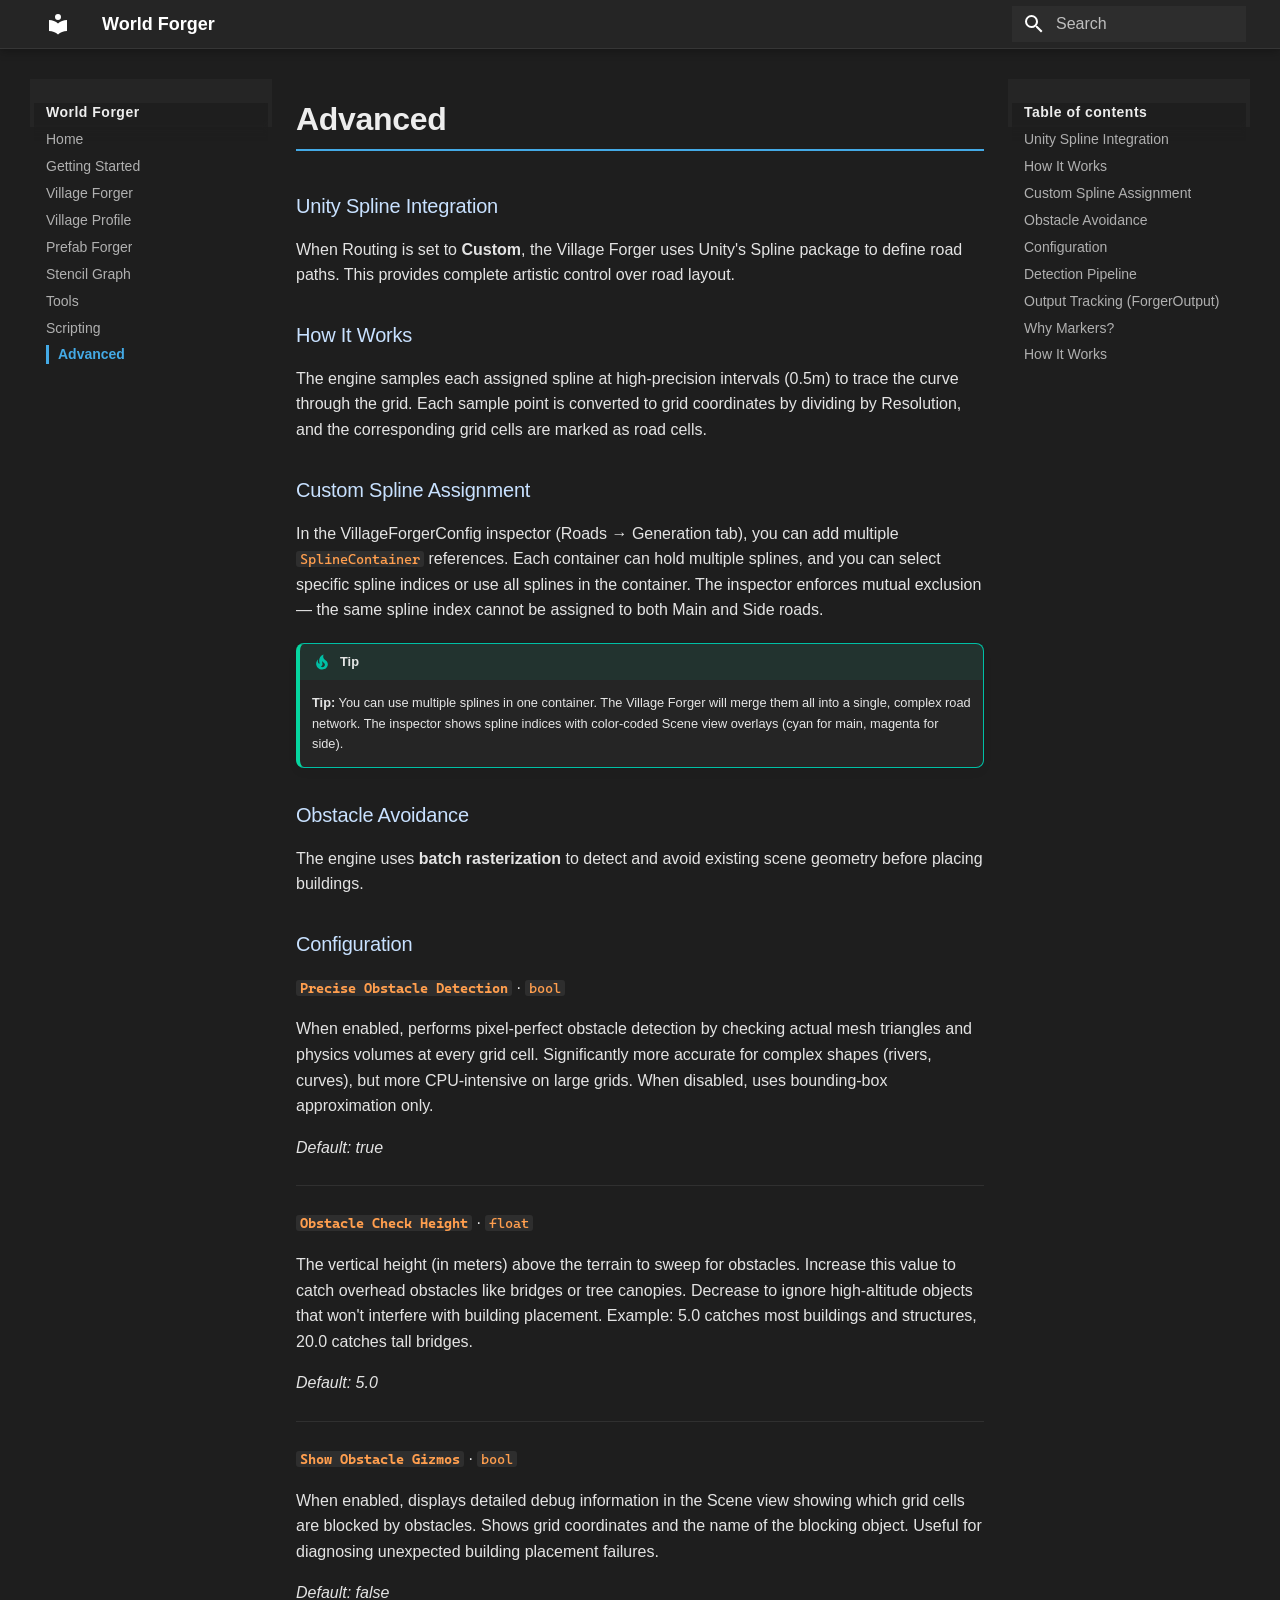
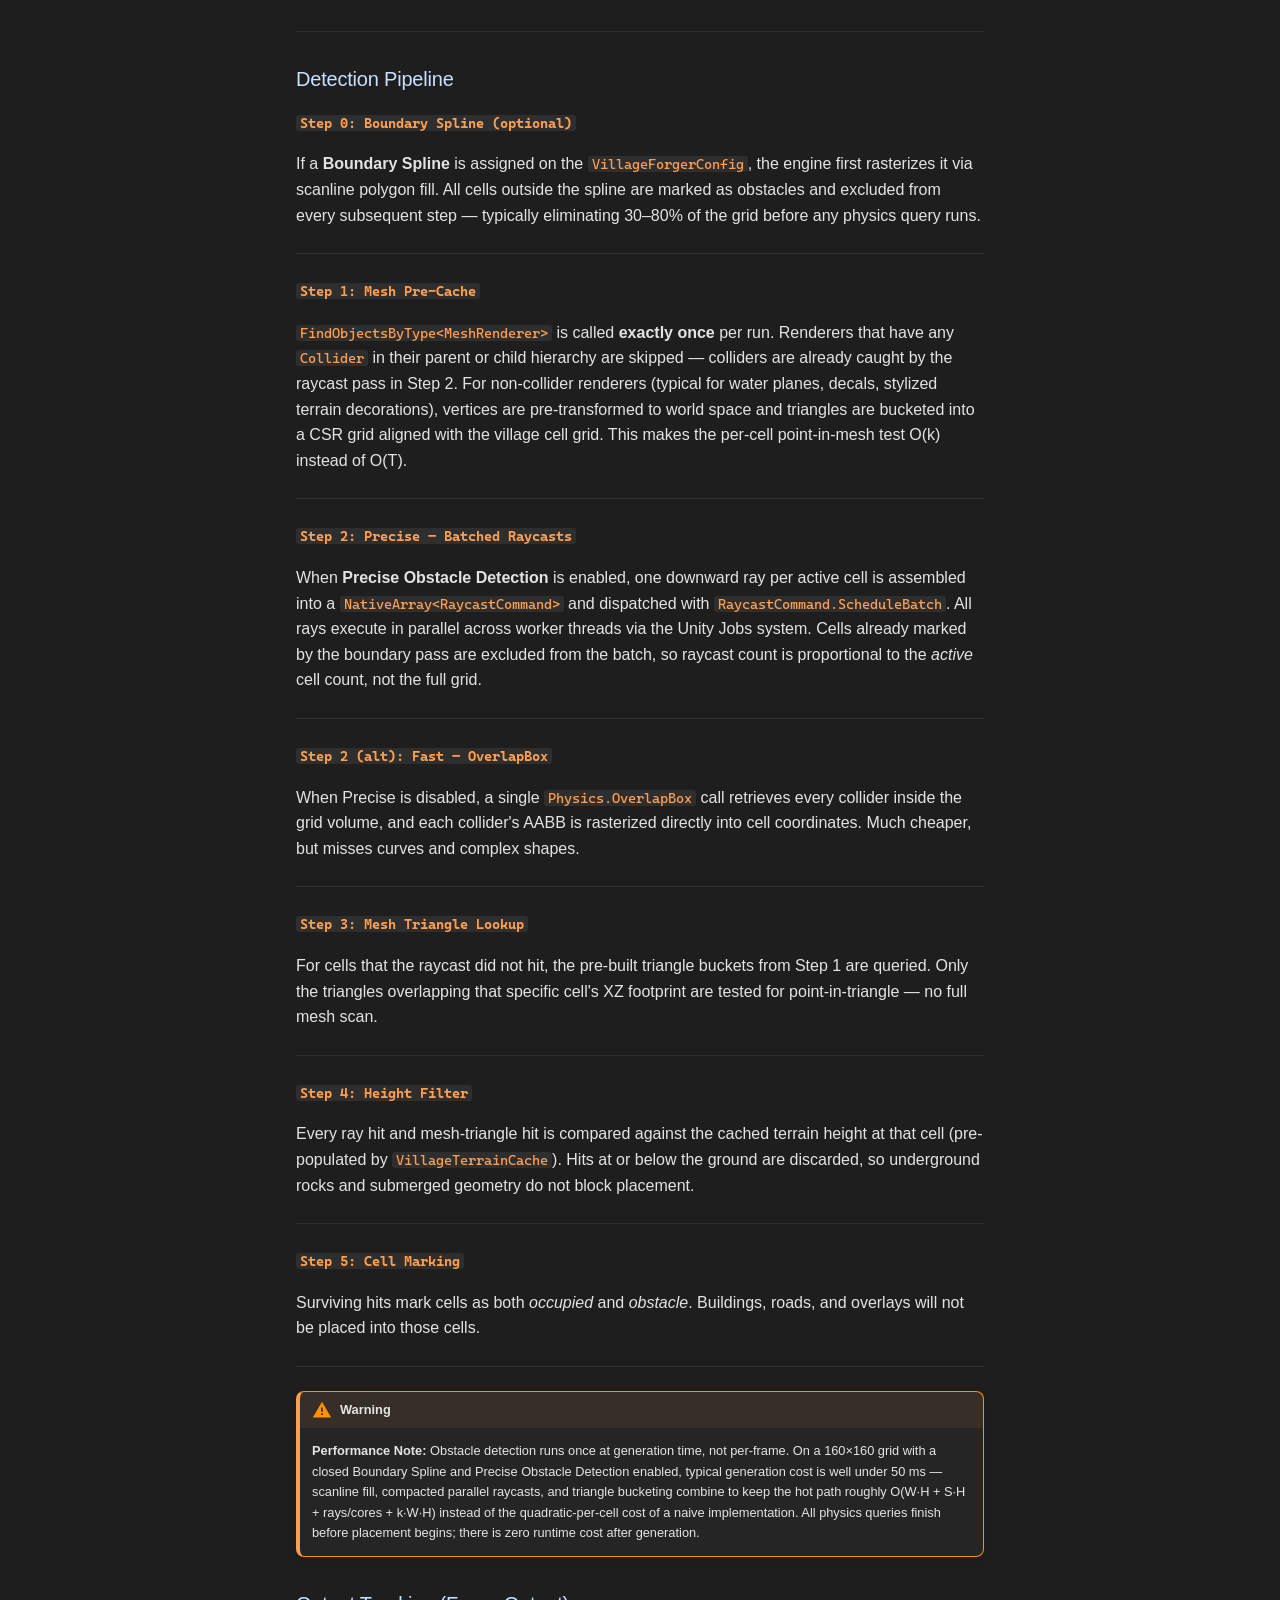
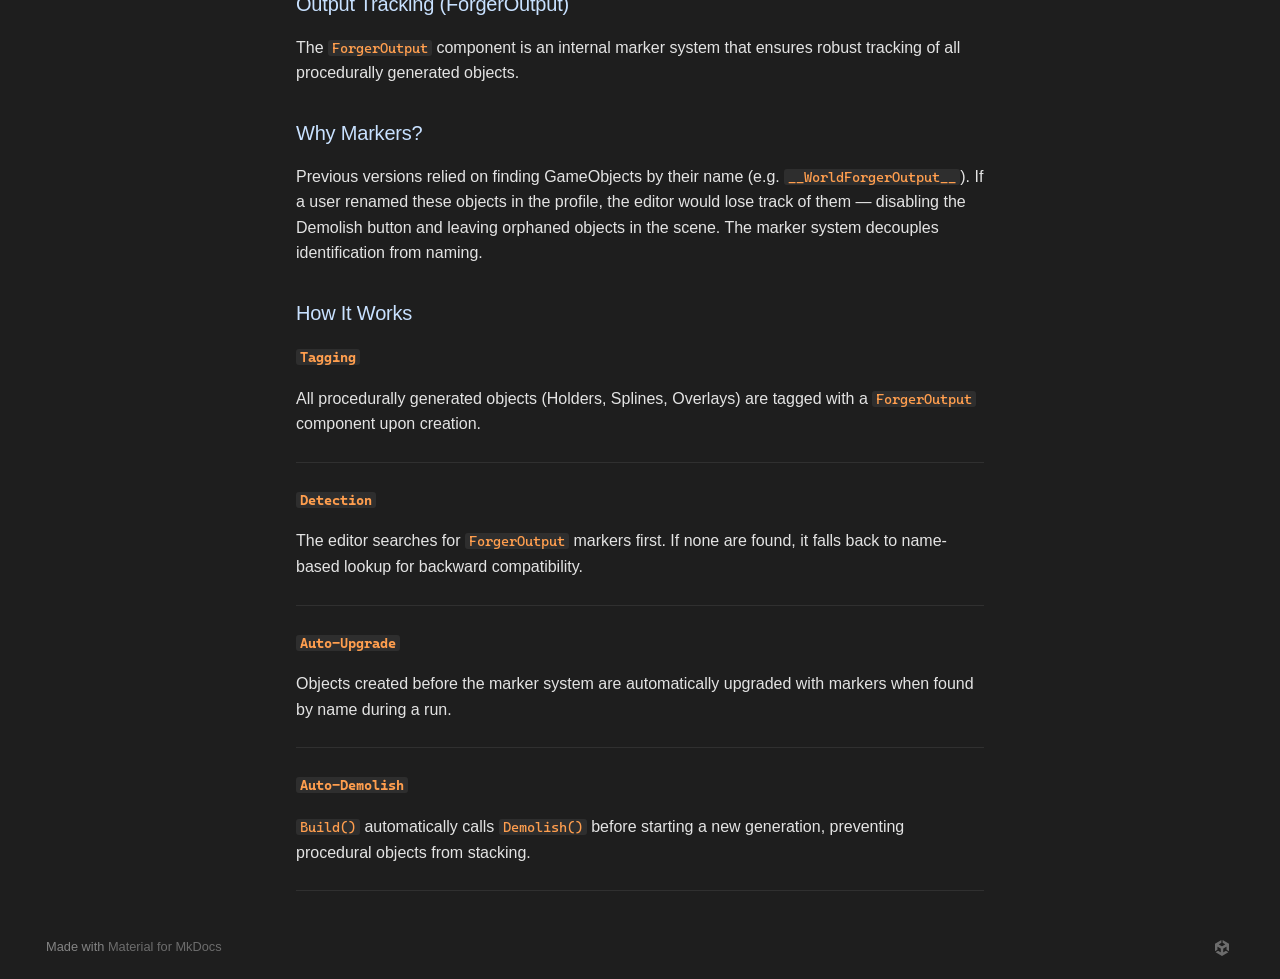
<file: advanced/index.html>
<!doctype html>
<html lang="en" class="no-js">
  <head>
    
      <meta charset="utf-8">
      <meta name="viewport" content="width=device-width,initial-scale=1">
      
        <meta name="description" content="World Forger — Procedural world generation toolkit for Unity">
      
      
        <meta name="author" content="B2C3D">
      
      
        <link rel="canonical" href="https://b2c3d.github.io/World-Forger/advanced/">
      
      
        <link rel="prev" href="../scripting/">
      
      
      
        
      
      
      <link rel="icon" href="../assets/images/favicon.png">
      <meta name="generator" content="mkdocs-1.6.1, mkdocs-material-9.7.6">
    
    
      
        <title>Advanced - World Forger</title>
      
    
    
      <link rel="stylesheet" href="../assets/stylesheets/main.484c7ddc.min.css">
      
        
        <link rel="stylesheet" href="../assets/stylesheets/palette.ab4e12ef.min.css">
      
      


    
    
      
    
    
      
        
        
        <link rel="preconnect" href="https://fonts.gstatic.com" crossorigin>
        <link rel="stylesheet" href="https://fonts.googleapis.com/css?family=Segoe+UI:300,300i,400,400i,700,700i%7CCascadia+Code:400,400i,700,700i&display=fallback">
        <style>:root{--md-text-font:"Segoe UI";--md-code-font:"Cascadia Code"}</style>
      
    
    
      <link rel="stylesheet" href="../stylesheets/custom.css">
    
    <script>__md_scope=new URL("..",location),__md_hash=e=>[...e].reduce(((e,_)=>(e<<5)-e+_.charCodeAt(0)),0),__md_get=(e,_=localStorage,t=__md_scope)=>JSON.parse(_.getItem(t.pathname+"."+e)),__md_set=(e,_,t=localStorage,a=__md_scope)=>{try{t.setItem(a.pathname+"."+e,JSON.stringify(_))}catch(e){}}</script>
    
      

    
    
  </head>
  
  
    
    
    
    
    
    <body dir="ltr" data-md-color-scheme="slate" data-md-color-primary="custom" data-md-color-accent="custom">
  
    
    <input class="md-toggle" data-md-toggle="drawer" type="checkbox" id="__drawer" autocomplete="off">
    <input class="md-toggle" data-md-toggle="search" type="checkbox" id="__search" autocomplete="off">
    <label class="md-overlay" for="__drawer"></label>
    <div data-md-component="skip">
      
        
        <a href="#unity-spline-integration" class="md-skip">
          Skip to content
        </a>
      
    </div>
    <div data-md-component="announce">
      
    </div>
    
    
      

  

<header class="md-header md-header--shadow" data-md-component="header">
  <nav class="md-header__inner md-grid" aria-label="Header">
    <a href=".." title="World Forger" class="md-header__button md-logo" aria-label="World Forger" data-md-component="logo">
      
  
  <svg xmlns="http://www.w3.org/2000/svg" viewBox="0 0 24 24"><path d="M12 8a3 3 0 0 0 3-3 3 3 0 0 0-3-3 3 3 0 0 0-3 3 3 3 0 0 0 3 3m0 3.54C9.64 9.35 6.5 8 3 8v11c3.5 0 6.64 1.35 9 3.54 2.36-2.19 5.5-3.54 9-3.54V8c-3.5 0-6.64 1.35-9 3.54"/></svg>

    </a>
    <label class="md-header__button md-icon" for="__drawer">
      
      <svg xmlns="http://www.w3.org/2000/svg" viewBox="0 0 24 24"><path d="M3 6h18v2H3zm0 5h18v2H3zm0 5h18v2H3z"/></svg>
    </label>
    <div class="md-header__title" data-md-component="header-title">
      <div class="md-header__ellipsis">
        <div class="md-header__topic">
          <span class="md-ellipsis">
            World Forger
          </span>
        </div>
        <div class="md-header__topic" data-md-component="header-topic">
          <span class="md-ellipsis">
            
              Advanced
            
          </span>
        </div>
      </div>
    </div>
    
      
    
    
    
    
      
      
        <label class="md-header__button md-icon" for="__search">
          
          <svg xmlns="http://www.w3.org/2000/svg" viewBox="0 0 24 24"><path d="M9.5 3A6.5 6.5 0 0 1 16 9.5c0 1.61-.59 3.09-1.56 4.23l.27.27h.79l5 5-1.5 1.5-5-5v-.79l-.27-.27A6.52 6.52 0 0 1 9.5 16 6.5 6.5 0 0 1 3 9.5 6.5 6.5 0 0 1 9.5 3m0 2C7 5 5 7 5 9.5S7 14 9.5 14 14 12 14 9.5 12 5 9.5 5"/></svg>
        </label>
        <div class="md-search" data-md-component="search" role="dialog">
  <label class="md-search__overlay" for="__search"></label>
  <div class="md-search__inner" role="search">
    <form class="md-search__form" name="search">
      <input type="text" class="md-search__input" name="query" aria-label="Search" placeholder="Search" autocapitalize="off" autocorrect="off" autocomplete="off" spellcheck="false" data-md-component="search-query" required>
      <label class="md-search__icon md-icon" for="__search">
        
        <svg xmlns="http://www.w3.org/2000/svg" viewBox="0 0 24 24"><path d="M9.5 3A6.5 6.5 0 0 1 16 9.5c0 1.61-.59 3.09-1.56 4.23l.27.27h.79l5 5-1.5 1.5-5-5v-.79l-.27-.27A6.52 6.52 0 0 1 9.5 16 6.5 6.5 0 0 1 3 9.5 6.5 6.5 0 0 1 9.5 3m0 2C7 5 5 7 5 9.5S7 14 9.5 14 14 12 14 9.5 12 5 9.5 5"/></svg>
        
        <svg xmlns="http://www.w3.org/2000/svg" viewBox="0 0 24 24"><path d="M20 11v2H8l5.5 5.5-1.42 1.42L4.16 12l7.92-7.92L13.5 5.5 8 11z"/></svg>
      </label>
      <nav class="md-search__options" aria-label="Search">
        
        <button type="reset" class="md-search__icon md-icon" title="Clear" aria-label="Clear" tabindex="-1">
          
          <svg xmlns="http://www.w3.org/2000/svg" viewBox="0 0 24 24"><path d="M19 6.41 17.59 5 12 10.59 6.41 5 5 6.41 10.59 12 5 17.59 6.41 19 12 13.41 17.59 19 19 17.59 13.41 12z"/></svg>
        </button>
      </nav>
      
        <div class="md-search__suggest" data-md-component="search-suggest"></div>
      
    </form>
    <div class="md-search__output">
      <div class="md-search__scrollwrap" tabindex="0" data-md-scrollfix>
        <div class="md-search-result" data-md-component="search-result">
          <div class="md-search-result__meta">
            Initializing search
          </div>
          <ol class="md-search-result__list" role="presentation"></ol>
        </div>
      </div>
    </div>
  </div>
</div>
      
    
    
  </nav>
  
</header>
    
    <div class="md-container" data-md-component="container">
      
      
        
          
        
      
      <main class="md-main" data-md-component="main">
        <div class="md-main__inner md-grid">
          
            
              
              <div class="md-sidebar md-sidebar--primary" data-md-component="sidebar" data-md-type="navigation" >
                <div class="md-sidebar__scrollwrap">
                  <div class="md-sidebar__inner">
                    



<nav class="md-nav md-nav--primary" aria-label="Navigation" data-md-level="0">
  <label class="md-nav__title" for="__drawer">
    <a href=".." title="World Forger" class="md-nav__button md-logo" aria-label="World Forger" data-md-component="logo">
      
  
  <svg xmlns="http://www.w3.org/2000/svg" viewBox="0 0 24 24"><path d="M12 8a3 3 0 0 0 3-3 3 3 0 0 0-3-3 3 3 0 0 0-3 3 3 3 0 0 0 3 3m0 3.54C9.64 9.35 6.5 8 3 8v11c3.5 0 6.64 1.35 9 3.54 2.36-2.19 5.5-3.54 9-3.54V8c-3.5 0-6.64 1.35-9 3.54"/></svg>

    </a>
    World Forger
  </label>
  
  <ul class="md-nav__list" data-md-scrollfix>
    
      
      
  
  
  
  
    <li class="md-nav__item">
      <a href=".." class="md-nav__link">
        
  
  
  <span class="md-ellipsis">
    
  
    Home
  

    
  </span>
  
  

      </a>
    </li>
  

    
      
      
  
  
  
  
    <li class="md-nav__item">
      <a href="../getting-started/" class="md-nav__link">
        
  
  
  <span class="md-ellipsis">
    
  
    Getting Started
  

    
  </span>
  
  

      </a>
    </li>
  

    
      
      
  
  
  
  
    <li class="md-nav__item">
      <a href="../village-forger/" class="md-nav__link">
        
  
  
  <span class="md-ellipsis">
    
  
    Village Forger
  

    
  </span>
  
  

      </a>
    </li>
  

    
      
      
  
  
  
  
    <li class="md-nav__item">
      <a href="../village-profile/" class="md-nav__link">
        
  
  
  <span class="md-ellipsis">
    
  
    Village Profile
  

    
  </span>
  
  

      </a>
    </li>
  

    
      
      
  
  
  
  
    <li class="md-nav__item">
      <a href="../prefab-forger/" class="md-nav__link">
        
  
  
  <span class="md-ellipsis">
    
  
    Prefab Forger
  

    
  </span>
  
  

      </a>
    </li>
  

    
      
      
  
  
  
  
    <li class="md-nav__item">
      <a href="../stencil-graph/" class="md-nav__link">
        
  
  
  <span class="md-ellipsis">
    
  
    Stencil Graph
  

    
  </span>
  
  

      </a>
    </li>
  

    
      
      
  
  
  
  
    <li class="md-nav__item">
      <a href="../tools/" class="md-nav__link">
        
  
  
  <span class="md-ellipsis">
    
  
    Tools
  

    
  </span>
  
  

      </a>
    </li>
  

    
      
      
  
  
  
  
    <li class="md-nav__item">
      <a href="../scripting/" class="md-nav__link">
        
  
  
  <span class="md-ellipsis">
    
  
    Scripting
  

    
  </span>
  
  

      </a>
    </li>
  

    
      
      
  
  
    
  
  
  
    <li class="md-nav__item md-nav__item--active">
      
      <input class="md-nav__toggle md-toggle" type="checkbox" id="__toc">
      
      
      
        <label class="md-nav__link md-nav__link--active" for="__toc">
          
  
  
  <span class="md-ellipsis">
    
  
    Advanced
  

    
  </span>
  
  

          <span class="md-nav__icon md-icon"></span>
        </label>
      
      <a href="./" class="md-nav__link md-nav__link--active">
        
  
  
  <span class="md-ellipsis">
    
  
    Advanced
  

    
  </span>
  
  

      </a>
      
        

<nav class="md-nav md-nav--secondary" aria-label="Table of contents">
  
  
  
  
    <label class="md-nav__title" for="__toc">
      <span class="md-nav__icon md-icon"></span>
      Table of contents
    </label>
    <ul class="md-nav__list" data-md-component="toc" data-md-scrollfix>
      
        <li class="md-nav__item">
  <a href="#unity-spline-integration" class="md-nav__link">
    <span class="md-ellipsis">
      
        Unity Spline Integration
      
    </span>
  </a>
  
</li>
      
        <li class="md-nav__item">
  <a href="#how-it-works" class="md-nav__link">
    <span class="md-ellipsis">
      
        How It Works
      
    </span>
  </a>
  
</li>
      
        <li class="md-nav__item">
  <a href="#custom-spline-assignment" class="md-nav__link">
    <span class="md-ellipsis">
      
        Custom Spline Assignment
      
    </span>
  </a>
  
</li>
      
        <li class="md-nav__item">
  <a href="#obstacle-avoidance" class="md-nav__link">
    <span class="md-ellipsis">
      
        Obstacle Avoidance
      
    </span>
  </a>
  
</li>
      
        <li class="md-nav__item">
  <a href="#configuration" class="md-nav__link">
    <span class="md-ellipsis">
      
        Configuration
      
    </span>
  </a>
  
</li>
      
        <li class="md-nav__item">
  <a href="#detection-pipeline" class="md-nav__link">
    <span class="md-ellipsis">
      
        Detection Pipeline
      
    </span>
  </a>
  
</li>
      
        <li class="md-nav__item">
  <a href="#output-tracking-forgeroutput" class="md-nav__link">
    <span class="md-ellipsis">
      
        Output Tracking (ForgerOutput)
      
    </span>
  </a>
  
</li>
      
        <li class="md-nav__item">
  <a href="#why-markers" class="md-nav__link">
    <span class="md-ellipsis">
      
        Why Markers?
      
    </span>
  </a>
  
</li>
      
        <li class="md-nav__item">
  <a href="#how-it-works_1" class="md-nav__link">
    <span class="md-ellipsis">
      
        How It Works
      
    </span>
  </a>
  
</li>
      
    </ul>
  
</nav>
      
    </li>
  

    
  </ul>
</nav>
                  </div>
                </div>
              </div>
            
            
              
              <div class="md-sidebar md-sidebar--secondary" data-md-component="sidebar" data-md-type="toc" >
                <div class="md-sidebar__scrollwrap">
                  <div class="md-sidebar__inner">
                    

<nav class="md-nav md-nav--secondary" aria-label="Table of contents">
  
  
  
  
    <label class="md-nav__title" for="__toc">
      <span class="md-nav__icon md-icon"></span>
      Table of contents
    </label>
    <ul class="md-nav__list" data-md-component="toc" data-md-scrollfix>
      
        <li class="md-nav__item">
  <a href="#unity-spline-integration" class="md-nav__link">
    <span class="md-ellipsis">
      
        Unity Spline Integration
      
    </span>
  </a>
  
</li>
      
        <li class="md-nav__item">
  <a href="#how-it-works" class="md-nav__link">
    <span class="md-ellipsis">
      
        How It Works
      
    </span>
  </a>
  
</li>
      
        <li class="md-nav__item">
  <a href="#custom-spline-assignment" class="md-nav__link">
    <span class="md-ellipsis">
      
        Custom Spline Assignment
      
    </span>
  </a>
  
</li>
      
        <li class="md-nav__item">
  <a href="#obstacle-avoidance" class="md-nav__link">
    <span class="md-ellipsis">
      
        Obstacle Avoidance
      
    </span>
  </a>
  
</li>
      
        <li class="md-nav__item">
  <a href="#configuration" class="md-nav__link">
    <span class="md-ellipsis">
      
        Configuration
      
    </span>
  </a>
  
</li>
      
        <li class="md-nav__item">
  <a href="#detection-pipeline" class="md-nav__link">
    <span class="md-ellipsis">
      
        Detection Pipeline
      
    </span>
  </a>
  
</li>
      
        <li class="md-nav__item">
  <a href="#output-tracking-forgeroutput" class="md-nav__link">
    <span class="md-ellipsis">
      
        Output Tracking (ForgerOutput)
      
    </span>
  </a>
  
</li>
      
        <li class="md-nav__item">
  <a href="#why-markers" class="md-nav__link">
    <span class="md-ellipsis">
      
        Why Markers?
      
    </span>
  </a>
  
</li>
      
        <li class="md-nav__item">
  <a href="#how-it-works_1" class="md-nav__link">
    <span class="md-ellipsis">
      
        How It Works
      
    </span>
  </a>
  
</li>
      
    </ul>
  
</nav>
                  </div>
                </div>
              </div>
            
          
          
            <div class="md-content" data-md-component="content">
              
              <article class="md-content__inner md-typeset">
                
                  



  <h1>Advanced</h1>

<h3 id="unity-spline-integration">Unity Spline Integration<a class="headerlink" href="#unity-spline-integration" title="Permanent link">&para;</a></h3>
<p>When Routing is set to <strong>Custom</strong>, the Village Forger uses Unity's Spline package
        to define road paths. This provides complete artistic control over road layout.</p>
<h3 id="how-it-works">How It Works<a class="headerlink" href="#how-it-works" title="Permanent link">&para;</a></h3>
<p>The engine samples each assigned spline at high-precision intervals (0.5m) to trace
            the curve through the grid. Each sample point is converted to grid coordinates by dividing
            by Resolution, and the corresponding grid cells are marked as road cells.</p>
<h3 id="custom-spline-assignment">Custom Spline Assignment<a class="headerlink" href="#custom-spline-assignment" title="Permanent link">&para;</a></h3>
<p>In the VillageForgerConfig inspector (Roads → Generation tab), you can add multiple
            <code>SplineContainer</code> references. Each container can hold multiple splines, and you
            can select specific spline indices or use all splines in the container. The inspector
            enforces mutual exclusion — the same spline index cannot be assigned to both
            Main and Side roads.</p>
<div class="admonition tip">
<p class="admonition-title">Tip</p>
<p><strong>Tip:</strong> You can use multiple splines in one container. The Village Forger will
        merge them all into a single, complex road network. The inspector shows spline indices with
        color-coded Scene view overlays (cyan for main, magenta for side).</p>
</div>
<h3 id="obstacle-avoidance">Obstacle Avoidance<a class="headerlink" href="#obstacle-avoidance" title="Permanent link">&para;</a></h3>
<p>The engine uses <strong>batch rasterization</strong> to detect and avoid existing scene geometry
        before placing buildings.</p>
<h3 id="configuration">Configuration<a class="headerlink" href="#configuration" title="Permanent link">&para;</a></h3>
<p><strong><code>Precise Obstacle Detection</code></strong> · <code>bool</code></p>
<p>When enabled, performs pixel-perfect obstacle detection by checking actual mesh triangles and physics volumes at every grid cell. Significantly more accurate for complex shapes (rivers, curves), but more CPU-intensive on large grids. When disabled, uses bounding-box approximation only.</p>
<p><em>Default: true</em></p>
<hr />
<p><strong><code>Obstacle Check Height</code></strong> · <code>float</code></p>
<p>The vertical height (in meters) above the terrain to sweep for obstacles. Increase this value to catch overhead obstacles like bridges or tree canopies. Decrease to ignore high-altitude objects that won't interfere with building placement. Example: 5.0 catches most buildings and structures, 20.0 catches tall bridges.</p>
<p><em>Default: 5.0</em></p>
<hr />
<p><strong><code>Show Obstacle Gizmos</code></strong> · <code>bool</code></p>
<p>When enabled, displays detailed debug information in the Scene view showing which grid cells are blocked by obstacles. Shows grid coordinates and the name of the blocking object. Useful for diagnosing unexpected building placement failures.</p>
<p><em>Default: false</em></p>
<hr />
<h3 id="detection-pipeline">Detection Pipeline<a class="headerlink" href="#detection-pipeline" title="Permanent link">&para;</a></h3>
<p><strong><code>Step 0: Boundary Spline (optional)</code></strong></p>
<p>If a <strong>Boundary Spline</strong> is assigned on the
                <code>VillageForgerConfig</code>, the engine first rasterizes it via scanline polygon fill.
                All cells outside the spline are marked as obstacles and excluded from every subsequent
                step — typically eliminating 30–80% of the grid before any physics query runs.</p>
<hr />
<p><strong><code>Step 1: Mesh Pre-Cache</code></strong></p>
<p><code>FindObjectsByType&lt;MeshRenderer&gt;</code> is called
                <strong>exactly once</strong> per run. Renderers that have any <code>Collider</code>
                in their parent or child hierarchy are skipped — colliders are already caught by the
                raycast pass in Step 2. For non-collider renderers (typical for water planes, decals,
                stylized terrain decorations), vertices are pre-transformed to world space and triangles
                are bucketed into a CSR grid aligned with the village cell grid. This makes the per-cell
                point-in-mesh test O(k) instead of O(T).</p>
<hr />
<p><strong><code>Step 2: Precise — Batched Raycasts</code></strong></p>
<p>When <strong>Precise Obstacle Detection</strong> is enabled, one
                downward ray per active cell is assembled into a <code>NativeArray&lt;RaycastCommand&gt;</code>
                and dispatched with <code>RaycastCommand.ScheduleBatch</code>. All rays execute in parallel
                across worker threads via the Unity Jobs system. Cells already marked by the boundary pass
                are excluded from the batch, so raycast count is proportional to the <em>active</em> cell count,
                not the full grid.</p>
<hr />
<p><strong><code>Step 2 (alt): Fast — OverlapBox</code></strong></p>
<p>When Precise is disabled, a single <code>Physics.OverlapBox</code>
                call retrieves every collider inside the grid volume, and each collider's AABB is rasterized
                directly into cell coordinates. Much cheaper, but misses curves and complex shapes.</p>
<hr />
<p><strong><code>Step 3: Mesh Triangle Lookup</code></strong></p>
<p>For cells that the raycast did not hit, the pre-built triangle buckets
                from Step 1 are queried. Only the triangles overlapping that specific cell's XZ footprint
                are tested for point-in-triangle — no full mesh scan.</p>
<hr />
<p><strong><code>Step 4: Height Filter</code></strong></p>
<p>Every ray hit and mesh-triangle hit is compared against the cached
                terrain height at that cell (pre-populated by <code>VillageTerrainCache</code>). Hits at or
                below the ground are discarded, so underground rocks and submerged geometry do not block
                placement.</p>
<hr />
<p><strong><code>Step 5: Cell Marking</code></strong></p>
<p>Surviving hits mark cells as both <em>occupied</em> and <em>obstacle</em>.
                Buildings, roads, and overlays will not be placed into those cells.</p>
<hr />
<div class="admonition warning">
<p class="admonition-title">Warning</p>
<p><strong>Performance Note:</strong> Obstacle detection runs once at generation time, not per-frame.
        On a 160×160 grid with a closed Boundary Spline and Precise Obstacle Detection enabled,
        typical generation cost is well under 50 ms — scanline fill, compacted parallel raycasts,
        and triangle bucketing combine to keep the hot path roughly O(W·H + S·H + rays/cores + k·W·H)
        instead of the quadratic-per-cell cost of a naive implementation. All physics queries finish
        before placement begins; there is zero runtime cost after generation.</p>
</div>
<h3 id="output-tracking-forgeroutput">Output Tracking (ForgerOutput)<a class="headerlink" href="#output-tracking-forgeroutput" title="Permanent link">&para;</a></h3>
<p>The <code>ForgerOutput</code> component is an internal marker system that ensures robust
        tracking of all procedurally generated objects.</p>
<h3 id="why-markers">Why Markers?<a class="headerlink" href="#why-markers" title="Permanent link">&para;</a></h3>
<p>Previous versions relied on finding GameObjects by their name (e.g.
            <code>__WorldForgerOutput__</code>). If a user renamed these objects in the profile,
            the editor would lose track of them — disabling the Demolish button and leaving
            orphaned objects in the scene. The marker system decouples identification from naming.</p>
<h3 id="how-it-works_1">How It Works<a class="headerlink" href="#how-it-works_1" title="Permanent link">&para;</a></h3>
<p><strong><code>Tagging</code></strong></p>
<p>All procedurally generated objects (Holders, Splines, Overlays) are tagged
                with a <code>ForgerOutput</code> component upon creation.</p>
<hr />
<p><strong><code>Detection</code></strong></p>
<p>The editor searches for <code>ForgerOutput</code> markers first. If none are
                found, it falls back to name-based lookup for backward compatibility.</p>
<hr />
<p><strong><code>Auto-Upgrade</code></strong></p>
<p>Objects created before the marker system are automatically upgraded with
                markers when found by name during a run.</p>
<hr />
<p><strong><code>Auto-Demolish</code></strong></p>
<p><code>Build()</code> automatically calls <code>Demolish()</code> before
                starting a new generation, preventing procedural objects from stacking.</p>
<hr />












                
              </article>
            </div>
          
          
<script>var target=document.getElementById(location.hash.slice(1));target&&target.name&&(target.checked=target.name.startsWith("__tabbed_"))</script>
        </div>
        
          <button type="button" class="md-top md-icon" data-md-component="top" hidden>
  
  <svg xmlns="http://www.w3.org/2000/svg" viewBox="0 0 24 24"><path d="M13 20h-2V8l-5.5 5.5-1.42-1.42L12 4.16l7.92 7.92-1.42 1.42L13 8z"/></svg>
  Back to top
</button>
        
      </main>
      
        <footer class="md-footer">
  
  <div class="md-footer-meta md-typeset">
    <div class="md-footer-meta__inner md-grid">
      <div class="md-copyright">
  
  
    Made with
    <a href="https://squidfunk.github.io/mkdocs-material/" target="_blank" rel="noopener">
      Material for MkDocs
    </a>
  
</div>
      
        
<div class="md-social">
  
    
    
    
    
      
      
    
    <a href="https://assetstore.unity.com" target="_blank" rel="noopener" title="assetstore.unity.com" class="md-social__link">
      <svg xmlns="http://www.w3.org/2000/svg" viewBox="0 0 448 512"><!--! Font Awesome Free 7.1.0 by @fontawesome - https://fontawesome.com License - https://fontawesome.com/license/free (Icons: CC BY 4.0, Fonts: SIL OFL 1.1, Code: MIT License) Copyright 2025 Fonticons, Inc.--><path d="m243.6 91.6 80.1 46.8c2.9 1.6 3 6.2 0 7.8l-95.2 55.6c-2.9 1.7-6.3 1.6-9 0l-95.2-55.6c-2.9-1.6-3-6.3 0-7.8l80.1-46.8V0L0 119.4v238.8l78.4-45.8v-93.6c-.1-3.3 3.8-5.7 6.7-3.9l95.2 55.6c2.9 1.7 4.5 4.7 4.5 7.8v111.2c.1 3.3-3.8 5.7-6.7 3.9L98 346.8l-78.4 45.8L224 512l204.4-119.4-78.4-45.8-80.1 46.8c-2.8 1.7-6.8-.5-6.7-3.9V278.5c0-3.3 1.8-6.3 4.5-7.8l95.2-55.7c2.8-1.7 6.8.5 6.7 3.9v93.6l78.4 45.8V119.5L243.6.1v91.6z"/></svg>
    </a>
  
</div>
      
    </div>
  </div>
</footer>
      
    </div>
    <div class="md-dialog" data-md-component="dialog">
      <div class="md-dialog__inner md-typeset"></div>
    </div>
    
    
    
      
      
      <script id="__config" type="application/json">{"annotate": null, "base": "..", "features": ["navigation.sections", "navigation.expand", "navigation.top", "navigation.indexes", "search.highlight", "search.suggest", "content.code.copy", "toc.follow"], "search": "../assets/javascripts/workers/search.2c215733.min.js", "tags": null, "translations": {"clipboard.copied": "Copied to clipboard", "clipboard.copy": "Copy to clipboard", "search.result.more.one": "1 more on this page", "search.result.more.other": "# more on this page", "search.result.none": "No matching documents", "search.result.one": "1 matching document", "search.result.other": "# matching documents", "search.result.placeholder": "Type to start searching", "search.result.term.missing": "Missing", "select.version": "Select version"}, "version": null}</script>
    
    
      <script src="../assets/javascripts/bundle.79ae519e.min.js"></script>
      
    
  </body>
</html>
</file>
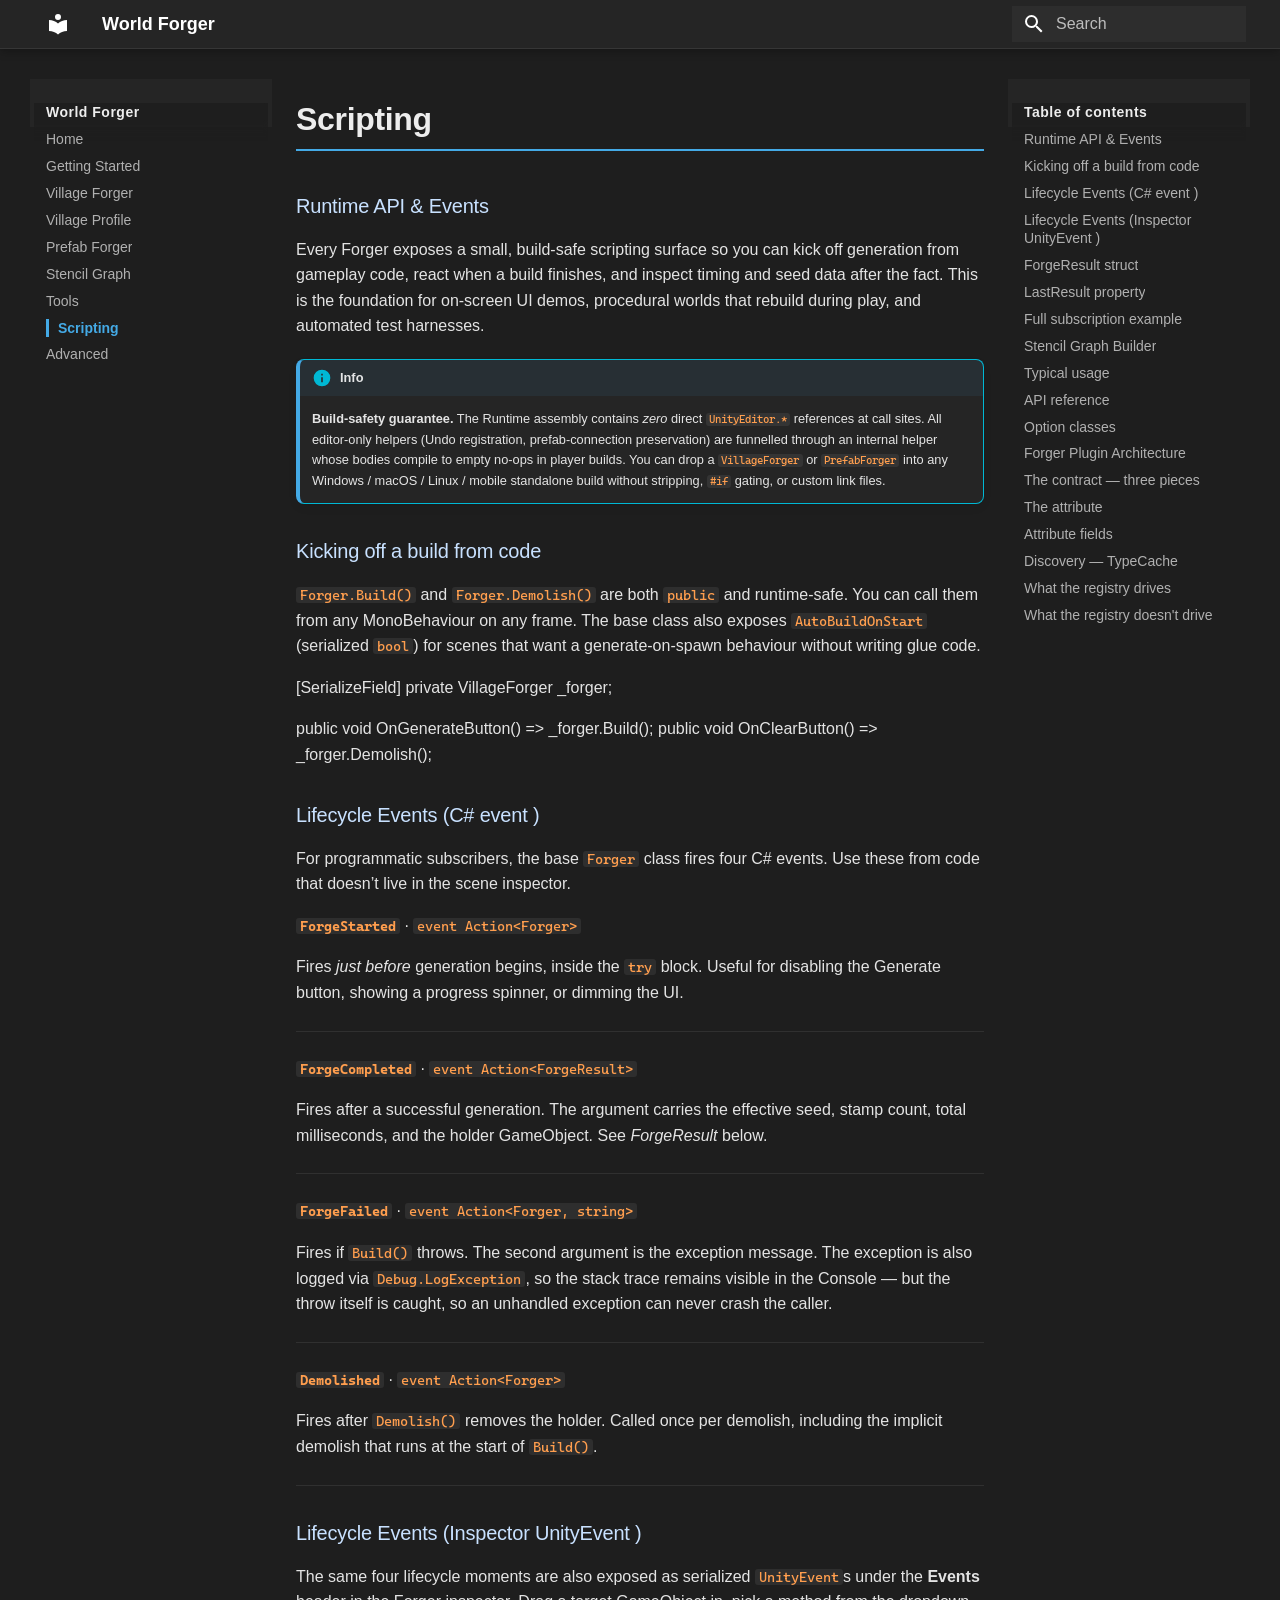
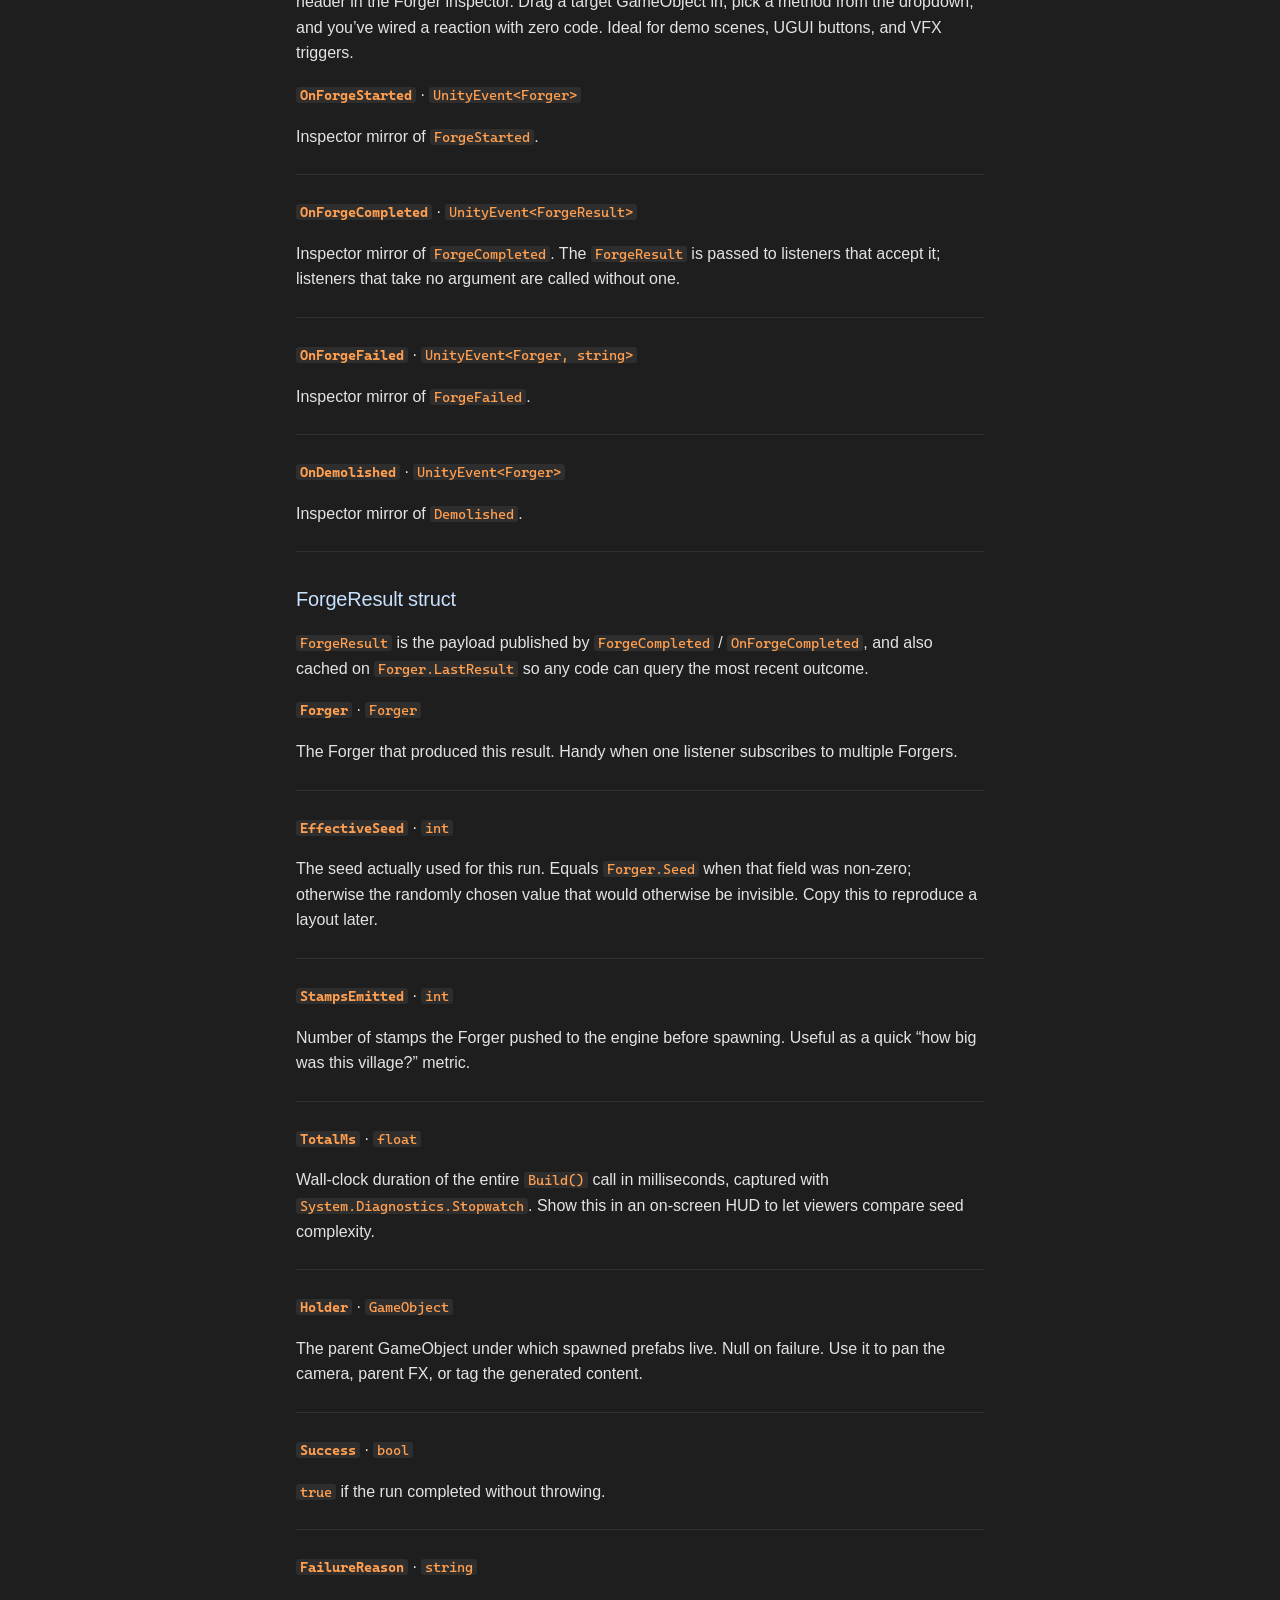
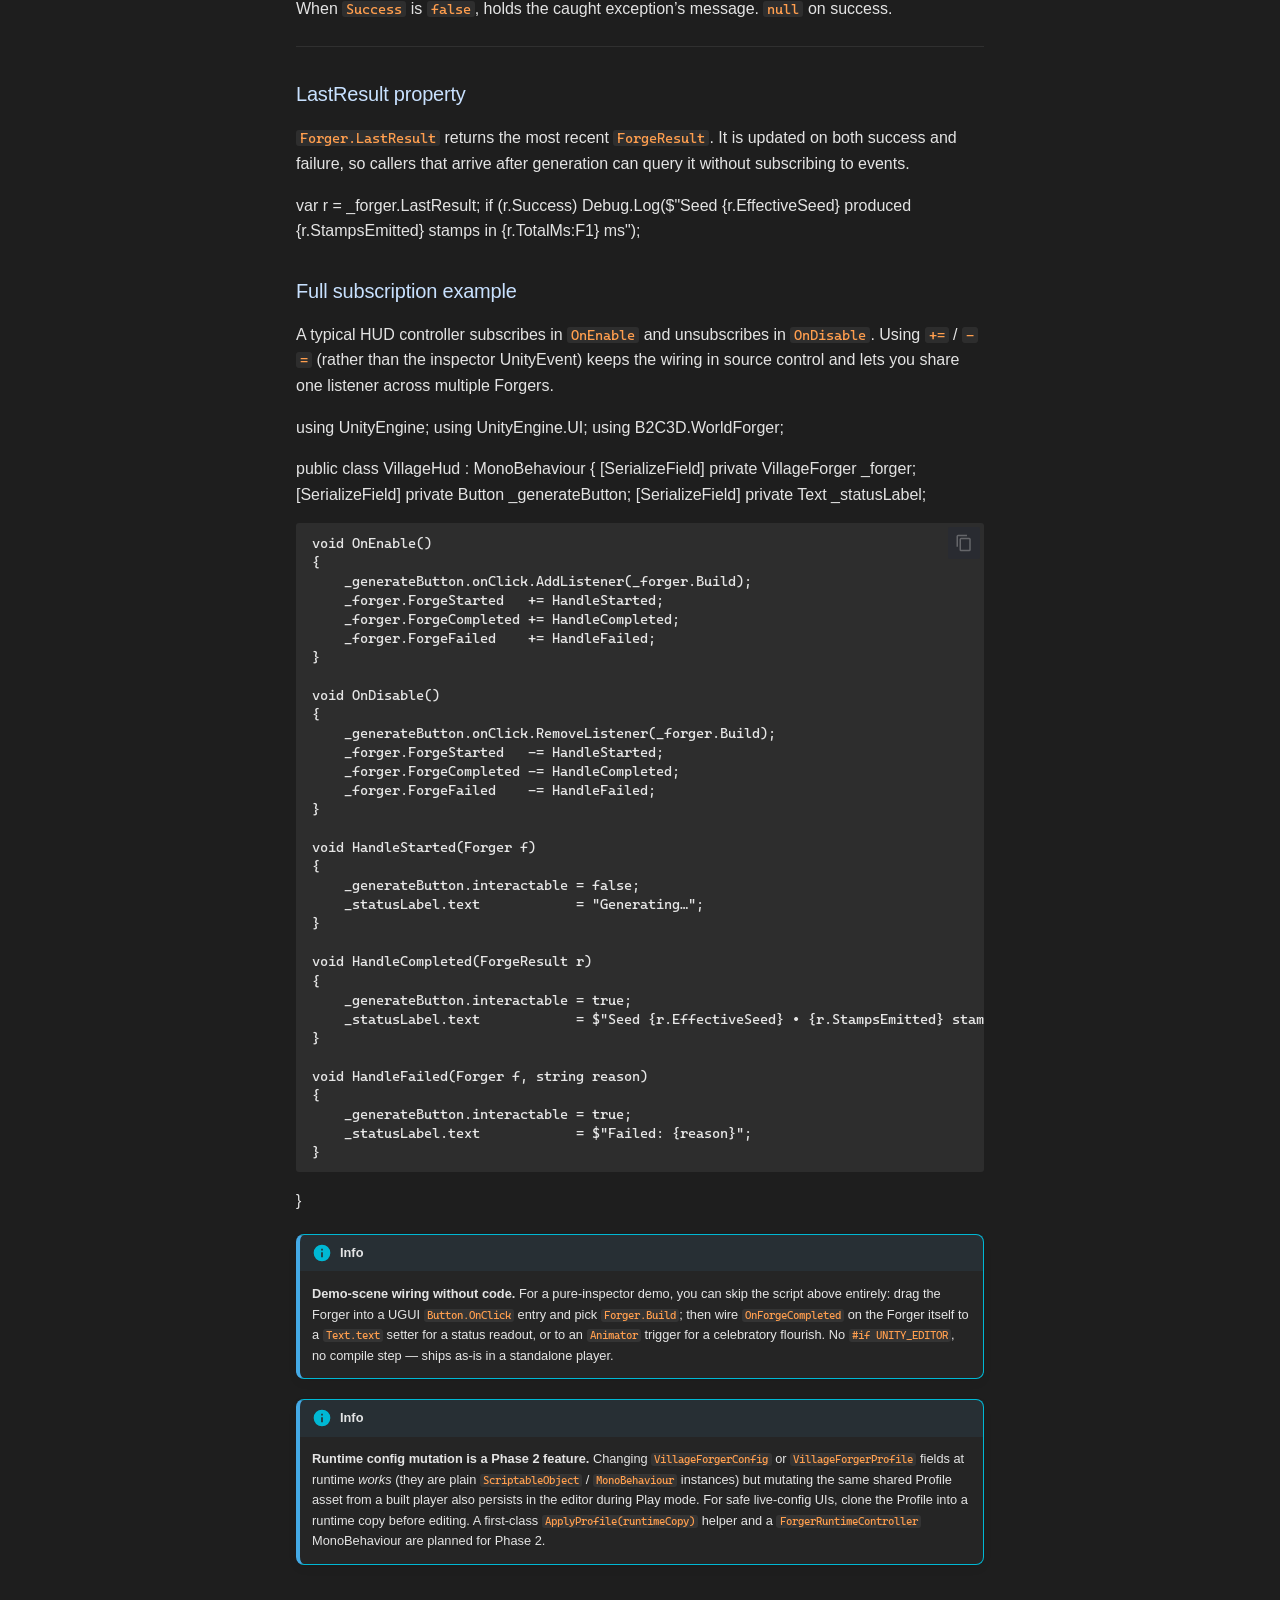
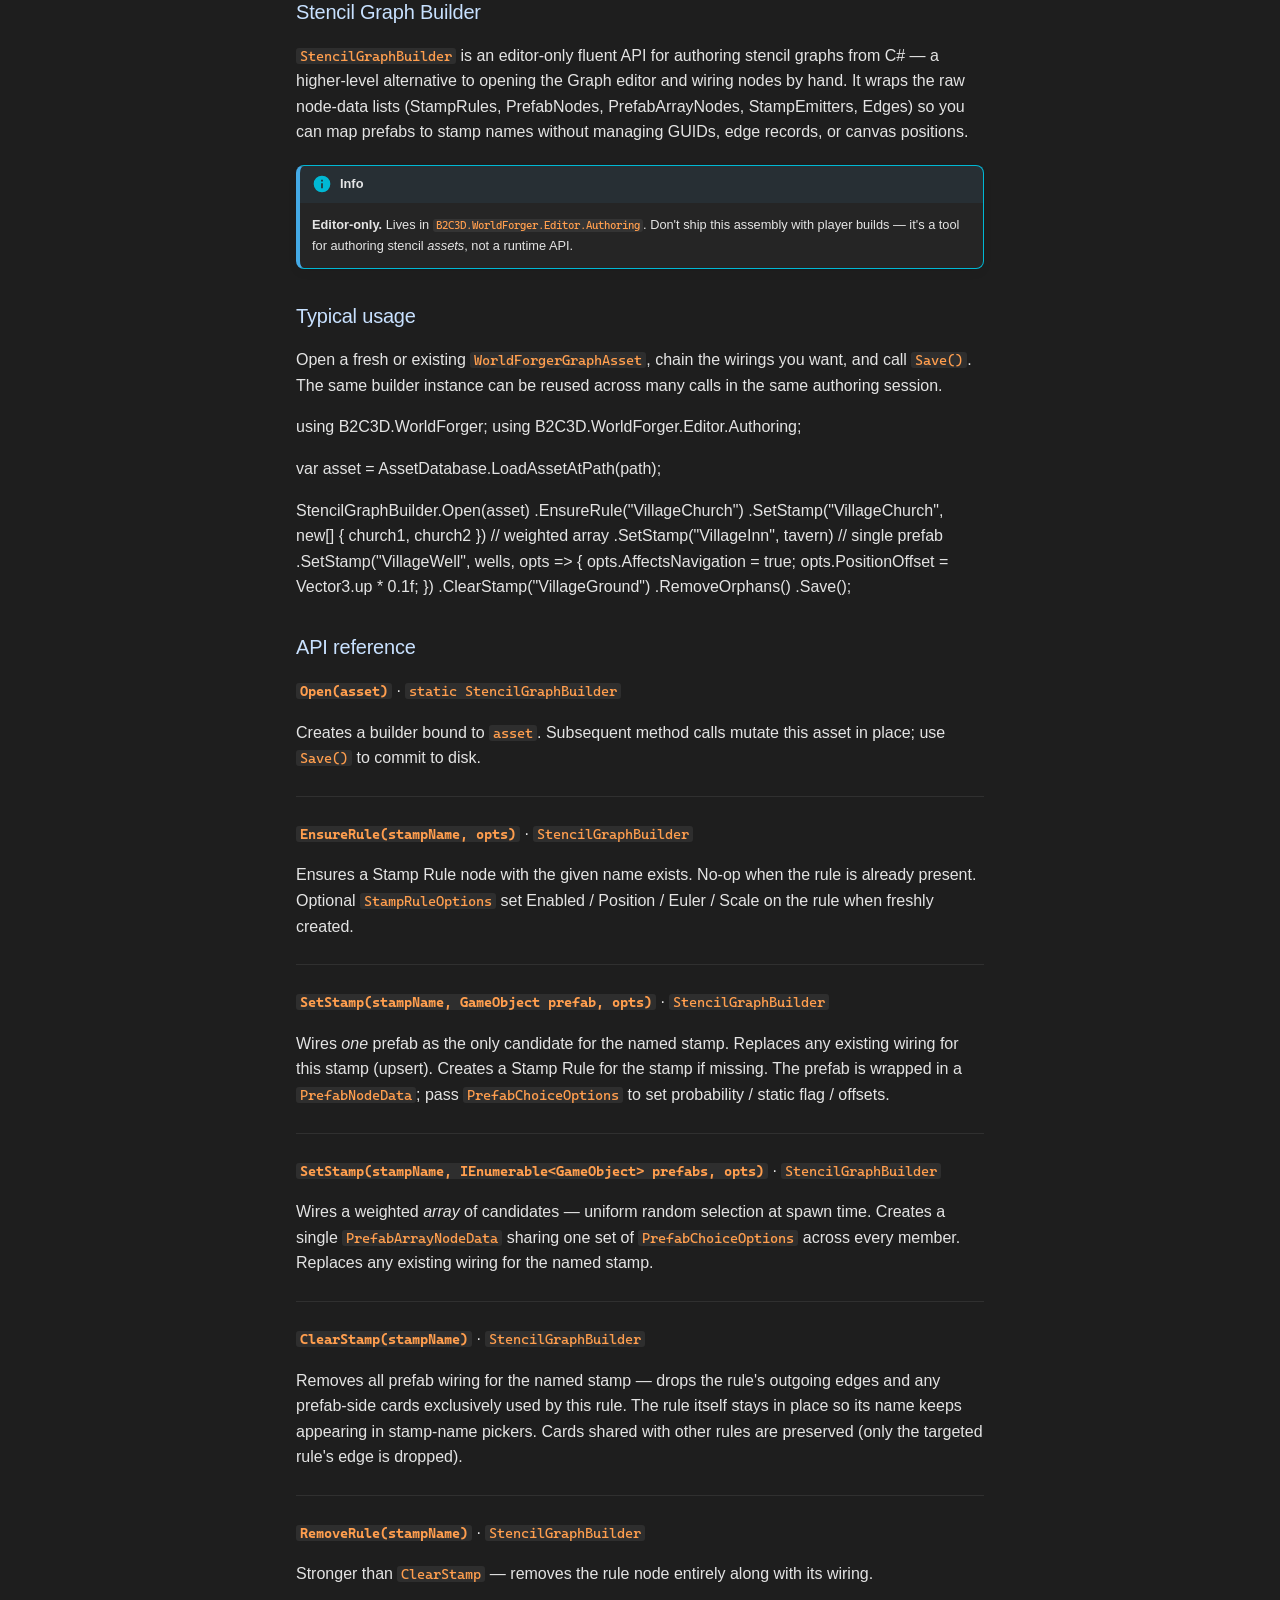
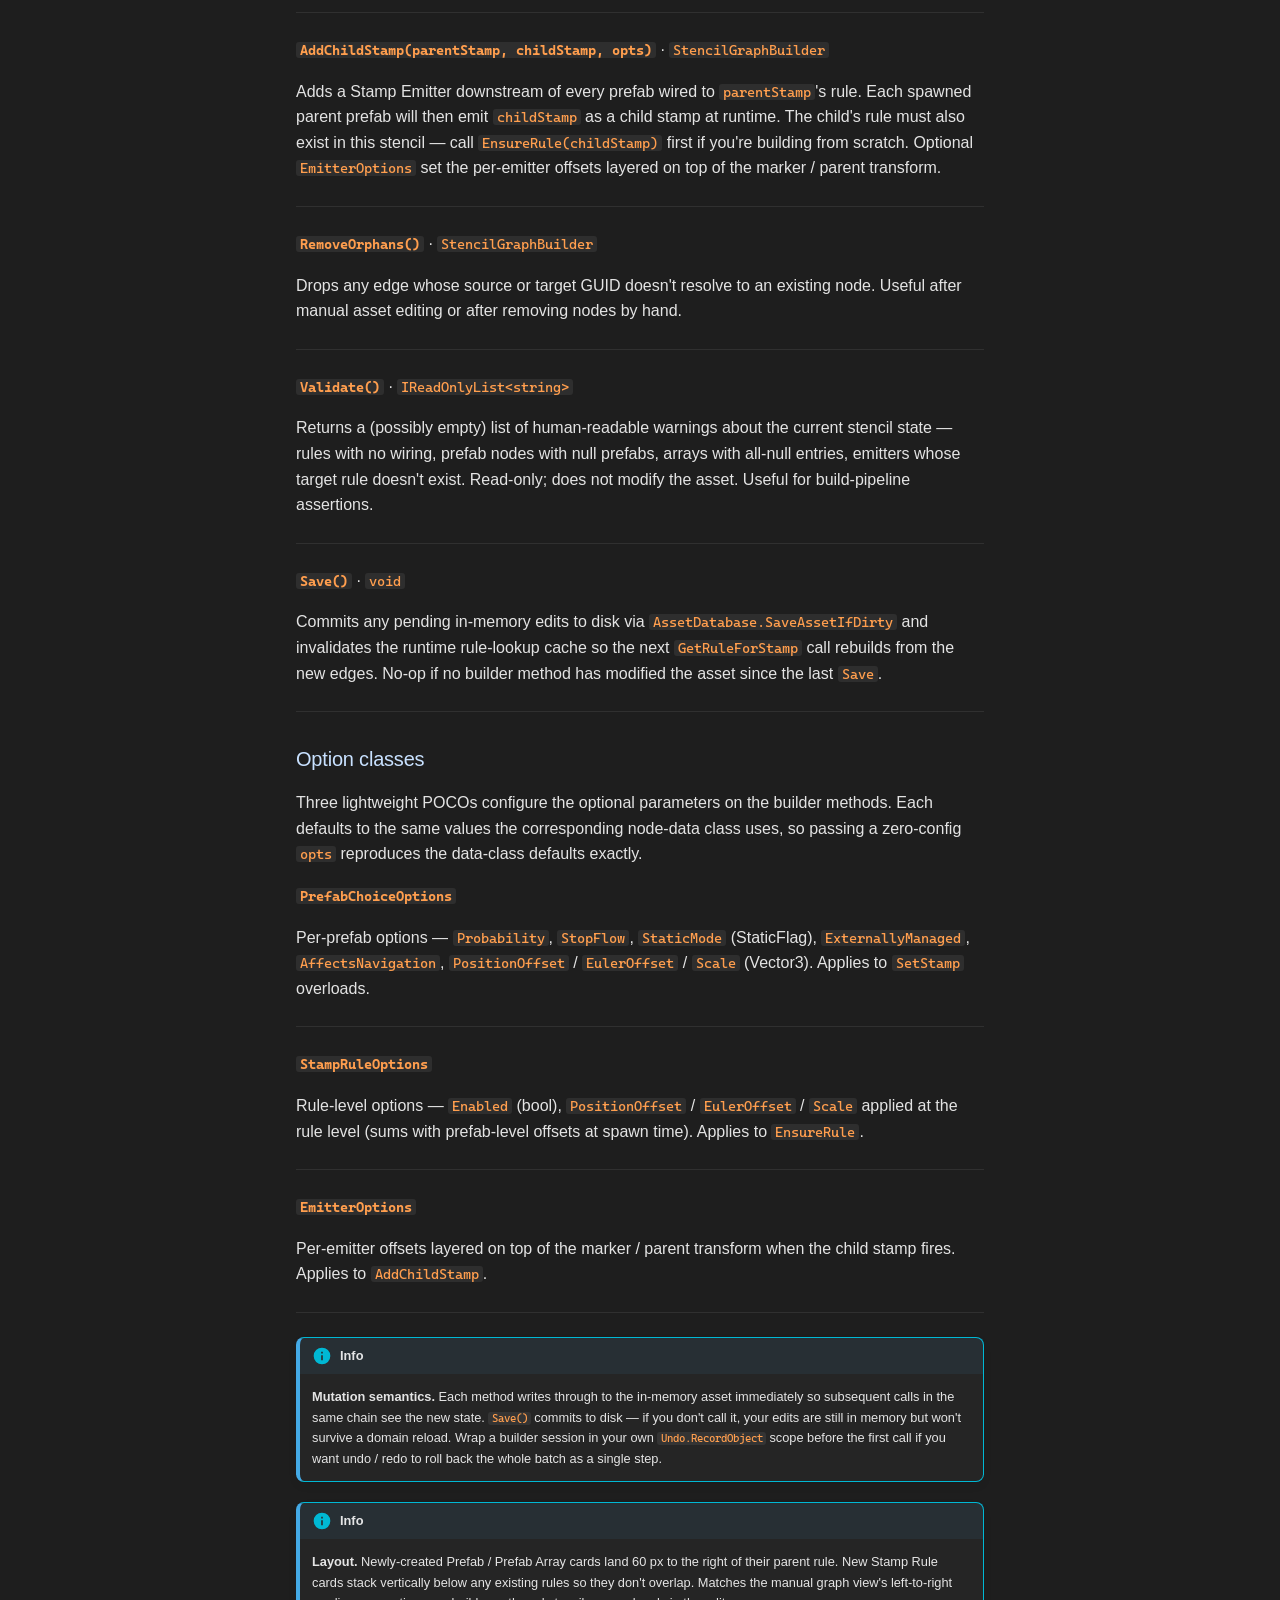
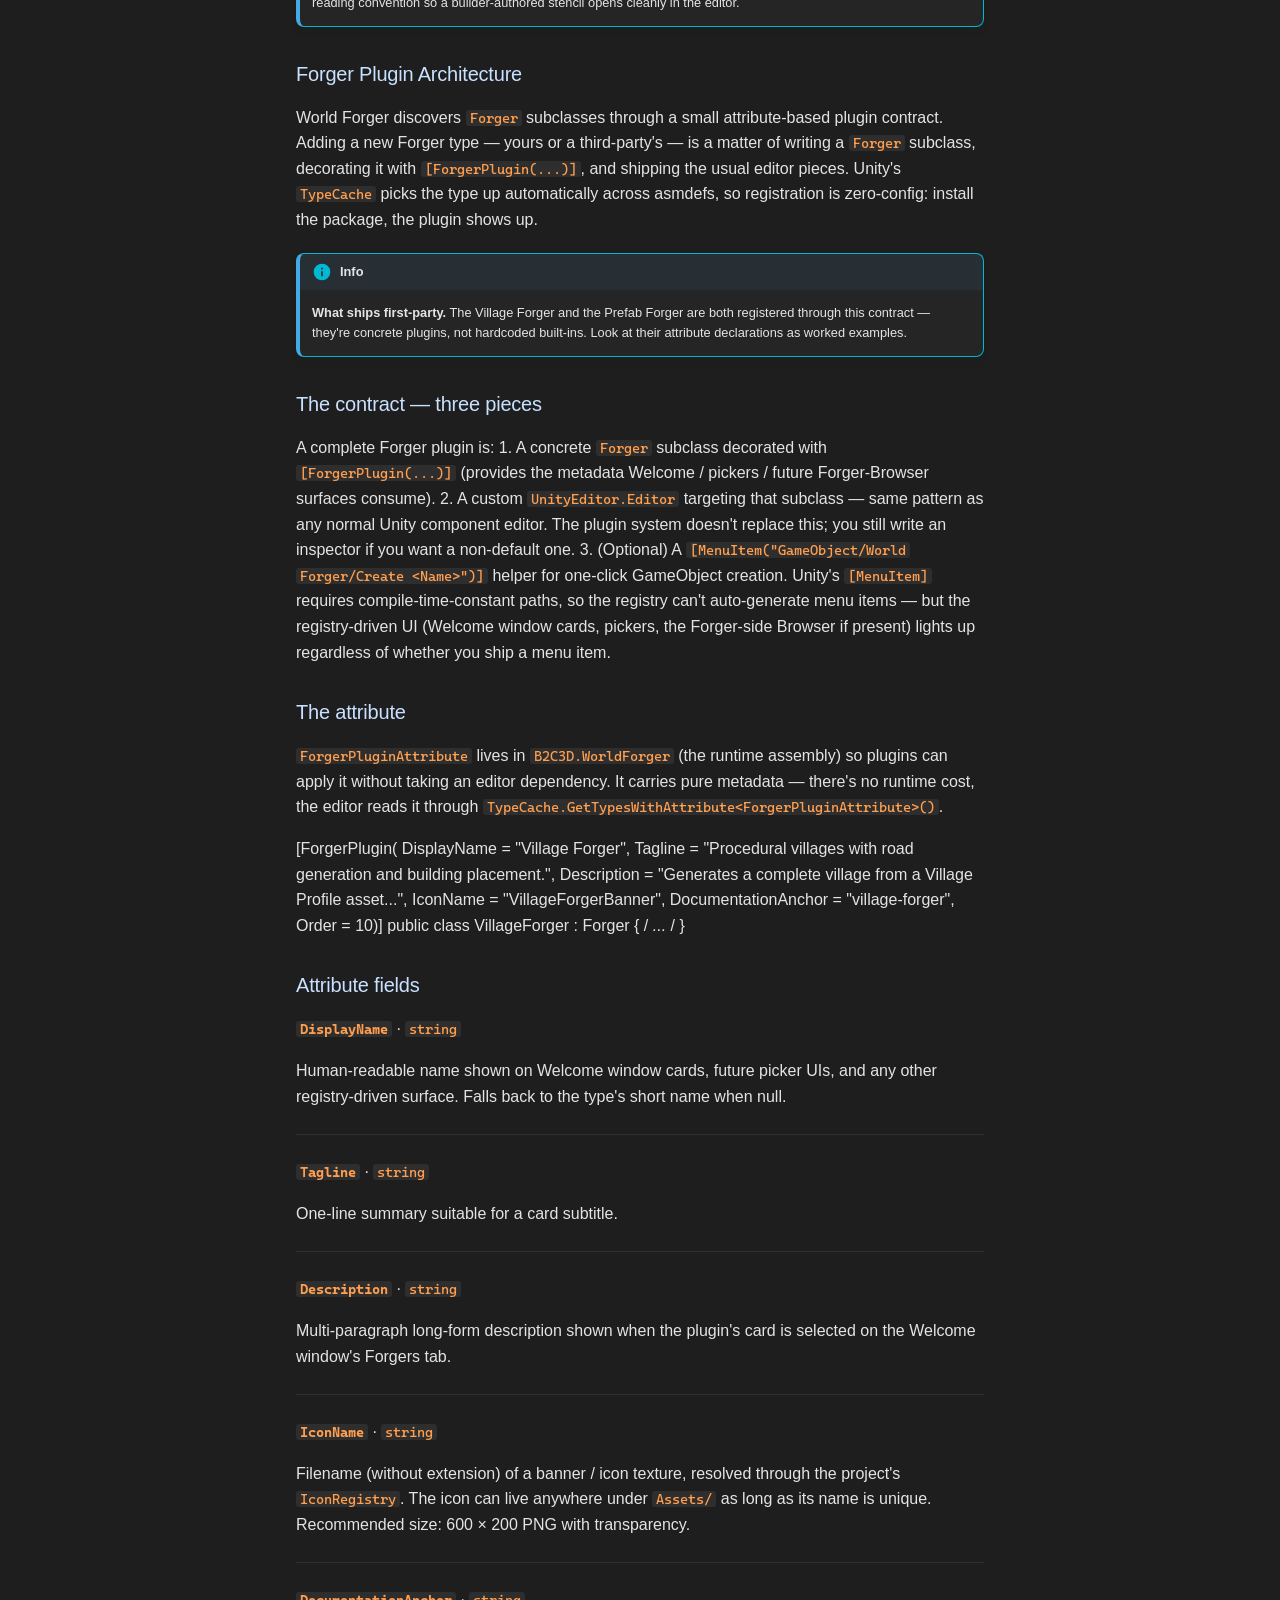
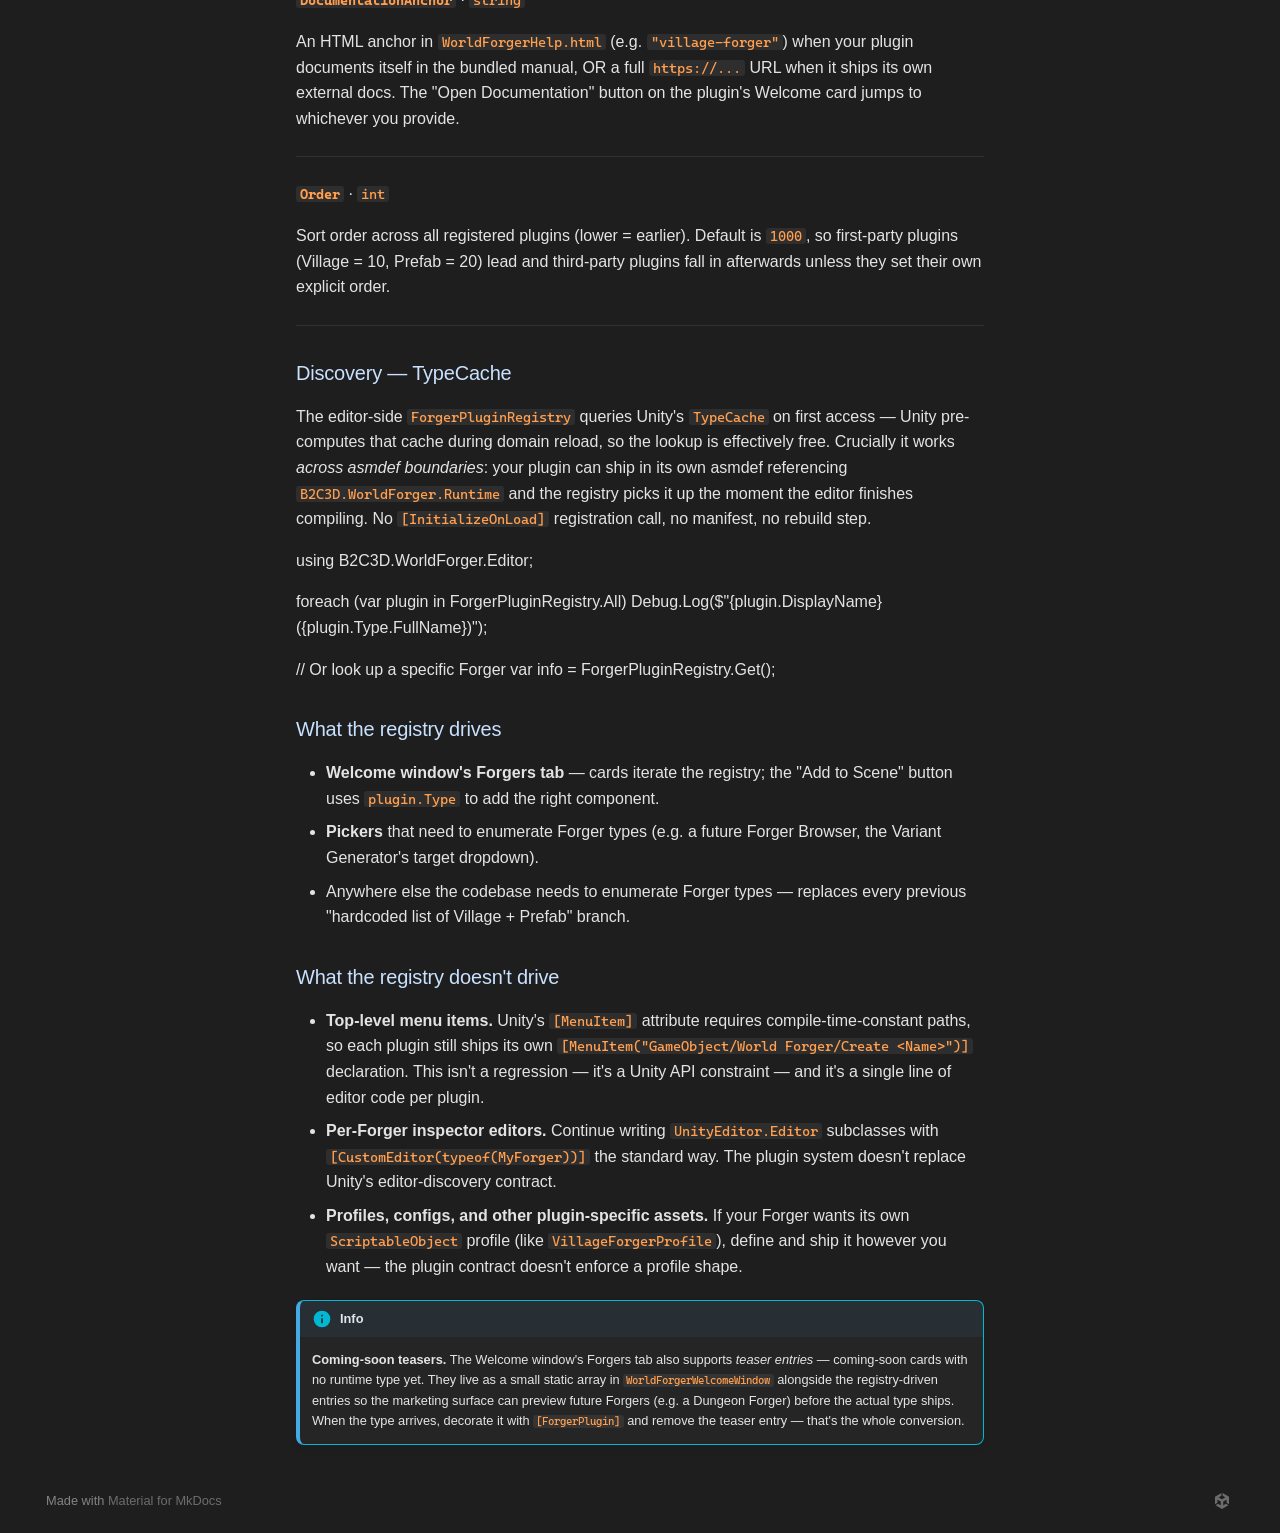
<file: scripting/index.html>
<!doctype html>
<html lang="en" class="no-js">
  <head>
    
      <meta charset="utf-8">
      <meta name="viewport" content="width=device-width,initial-scale=1">
      
        <meta name="description" content="World Forger — Procedural world generation toolkit for Unity">
      
      
        <meta name="author" content="B2C3D">
      
      
        <link rel="canonical" href="https://b2c3d.github.io/World-Forger/scripting/">
      
      
        <link rel="prev" href="../tools/">
      
      
        <link rel="next" href="../advanced/">
      
      
        
      
      
      <link rel="icon" href="../assets/images/favicon.png">
      <meta name="generator" content="mkdocs-1.6.1, mkdocs-material-9.7.6">
    
    
      
        <title>Scripting - World Forger</title>
      
    
    
      <link rel="stylesheet" href="../assets/stylesheets/main.484c7ddc.min.css">
      
        
        <link rel="stylesheet" href="../assets/stylesheets/palette.ab4e12ef.min.css">
      
      


    
    
      
    
    
      
        
        
        <link rel="preconnect" href="https://fonts.gstatic.com" crossorigin>
        <link rel="stylesheet" href="https://fonts.googleapis.com/css?family=Segoe+UI:300,300i,400,400i,700,700i%7CCascadia+Code:400,400i,700,700i&display=fallback">
        <style>:root{--md-text-font:"Segoe UI";--md-code-font:"Cascadia Code"}</style>
      
    
    
      <link rel="stylesheet" href="../stylesheets/custom.css">
    
    <script>__md_scope=new URL("..",location),__md_hash=e=>[...e].reduce(((e,_)=>(e<<5)-e+_.charCodeAt(0)),0),__md_get=(e,_=localStorage,t=__md_scope)=>JSON.parse(_.getItem(t.pathname+"."+e)),__md_set=(e,_,t=localStorage,a=__md_scope)=>{try{t.setItem(a.pathname+"."+e,JSON.stringify(_))}catch(e){}}</script>
    
      

    
    
  </head>
  
  
    
    
    
    
    
    <body dir="ltr" data-md-color-scheme="slate" data-md-color-primary="custom" data-md-color-accent="custom">
  
    
    <input class="md-toggle" data-md-toggle="drawer" type="checkbox" id="__drawer" autocomplete="off">
    <input class="md-toggle" data-md-toggle="search" type="checkbox" id="__search" autocomplete="off">
    <label class="md-overlay" for="__drawer"></label>
    <div data-md-component="skip">
      
        
        <a href="#runtime-api-events" class="md-skip">
          Skip to content
        </a>
      
    </div>
    <div data-md-component="announce">
      
    </div>
    
    
      

  

<header class="md-header md-header--shadow" data-md-component="header">
  <nav class="md-header__inner md-grid" aria-label="Header">
    <a href=".." title="World Forger" class="md-header__button md-logo" aria-label="World Forger" data-md-component="logo">
      
  
  <svg xmlns="http://www.w3.org/2000/svg" viewBox="0 0 24 24"><path d="M12 8a3 3 0 0 0 3-3 3 3 0 0 0-3-3 3 3 0 0 0-3 3 3 3 0 0 0 3 3m0 3.54C9.64 9.35 6.5 8 3 8v11c3.5 0 6.64 1.35 9 3.54 2.36-2.19 5.5-3.54 9-3.54V8c-3.5 0-6.64 1.35-9 3.54"/></svg>

    </a>
    <label class="md-header__button md-icon" for="__drawer">
      
      <svg xmlns="http://www.w3.org/2000/svg" viewBox="0 0 24 24"><path d="M3 6h18v2H3zm0 5h18v2H3zm0 5h18v2H3z"/></svg>
    </label>
    <div class="md-header__title" data-md-component="header-title">
      <div class="md-header__ellipsis">
        <div class="md-header__topic">
          <span class="md-ellipsis">
            World Forger
          </span>
        </div>
        <div class="md-header__topic" data-md-component="header-topic">
          <span class="md-ellipsis">
            
              Scripting
            
          </span>
        </div>
      </div>
    </div>
    
      
    
    
    
    
      
      
        <label class="md-header__button md-icon" for="__search">
          
          <svg xmlns="http://www.w3.org/2000/svg" viewBox="0 0 24 24"><path d="M9.5 3A6.5 6.5 0 0 1 16 9.5c0 1.61-.59 3.09-1.56 4.23l.27.27h.79l5 5-1.5 1.5-5-5v-.79l-.27-.27A6.52 6.52 0 0 1 9.5 16 6.5 6.5 0 0 1 3 9.5 6.5 6.5 0 0 1 9.5 3m0 2C7 5 5 7 5 9.5S7 14 9.5 14 14 12 14 9.5 12 5 9.5 5"/></svg>
        </label>
        <div class="md-search" data-md-component="search" role="dialog">
  <label class="md-search__overlay" for="__search"></label>
  <div class="md-search__inner" role="search">
    <form class="md-search__form" name="search">
      <input type="text" class="md-search__input" name="query" aria-label="Search" placeholder="Search" autocapitalize="off" autocorrect="off" autocomplete="off" spellcheck="false" data-md-component="search-query" required>
      <label class="md-search__icon md-icon" for="__search">
        
        <svg xmlns="http://www.w3.org/2000/svg" viewBox="0 0 24 24"><path d="M9.5 3A6.5 6.5 0 0 1 16 9.5c0 1.61-.59 3.09-1.56 4.23l.27.27h.79l5 5-1.5 1.5-5-5v-.79l-.27-.27A6.52 6.52 0 0 1 9.5 16 6.5 6.5 0 0 1 3 9.5 6.5 6.5 0 0 1 9.5 3m0 2C7 5 5 7 5 9.5S7 14 9.5 14 14 12 14 9.5 12 5 9.5 5"/></svg>
        
        <svg xmlns="http://www.w3.org/2000/svg" viewBox="0 0 24 24"><path d="M20 11v2H8l5.5 5.5-1.42 1.42L4.16 12l7.92-7.92L13.5 5.5 8 11z"/></svg>
      </label>
      <nav class="md-search__options" aria-label="Search">
        
        <button type="reset" class="md-search__icon md-icon" title="Clear" aria-label="Clear" tabindex="-1">
          
          <svg xmlns="http://www.w3.org/2000/svg" viewBox="0 0 24 24"><path d="M19 6.41 17.59 5 12 10.59 6.41 5 5 6.41 10.59 12 5 17.59 6.41 19 12 13.41 17.59 19 19 17.59 13.41 12z"/></svg>
        </button>
      </nav>
      
        <div class="md-search__suggest" data-md-component="search-suggest"></div>
      
    </form>
    <div class="md-search__output">
      <div class="md-search__scrollwrap" tabindex="0" data-md-scrollfix>
        <div class="md-search-result" data-md-component="search-result">
          <div class="md-search-result__meta">
            Initializing search
          </div>
          <ol class="md-search-result__list" role="presentation"></ol>
        </div>
      </div>
    </div>
  </div>
</div>
      
    
    
  </nav>
  
</header>
    
    <div class="md-container" data-md-component="container">
      
      
        
          
        
      
      <main class="md-main" data-md-component="main">
        <div class="md-main__inner md-grid">
          
            
              
              <div class="md-sidebar md-sidebar--primary" data-md-component="sidebar" data-md-type="navigation" >
                <div class="md-sidebar__scrollwrap">
                  <div class="md-sidebar__inner">
                    



<nav class="md-nav md-nav--primary" aria-label="Navigation" data-md-level="0">
  <label class="md-nav__title" for="__drawer">
    <a href=".." title="World Forger" class="md-nav__button md-logo" aria-label="World Forger" data-md-component="logo">
      
  
  <svg xmlns="http://www.w3.org/2000/svg" viewBox="0 0 24 24"><path d="M12 8a3 3 0 0 0 3-3 3 3 0 0 0-3-3 3 3 0 0 0-3 3 3 3 0 0 0 3 3m0 3.54C9.64 9.35 6.5 8 3 8v11c3.5 0 6.64 1.35 9 3.54 2.36-2.19 5.5-3.54 9-3.54V8c-3.5 0-6.64 1.35-9 3.54"/></svg>

    </a>
    World Forger
  </label>
  
  <ul class="md-nav__list" data-md-scrollfix>
    
      
      
  
  
  
  
    <li class="md-nav__item">
      <a href=".." class="md-nav__link">
        
  
  
  <span class="md-ellipsis">
    
  
    Home
  

    
  </span>
  
  

      </a>
    </li>
  

    
      
      
  
  
  
  
    <li class="md-nav__item">
      <a href="../getting-started/" class="md-nav__link">
        
  
  
  <span class="md-ellipsis">
    
  
    Getting Started
  

    
  </span>
  
  

      </a>
    </li>
  

    
      
      
  
  
  
  
    <li class="md-nav__item">
      <a href="../village-forger/" class="md-nav__link">
        
  
  
  <span class="md-ellipsis">
    
  
    Village Forger
  

    
  </span>
  
  

      </a>
    </li>
  

    
      
      
  
  
  
  
    <li class="md-nav__item">
      <a href="../village-profile/" class="md-nav__link">
        
  
  
  <span class="md-ellipsis">
    
  
    Village Profile
  

    
  </span>
  
  

      </a>
    </li>
  

    
      
      
  
  
  
  
    <li class="md-nav__item">
      <a href="../prefab-forger/" class="md-nav__link">
        
  
  
  <span class="md-ellipsis">
    
  
    Prefab Forger
  

    
  </span>
  
  

      </a>
    </li>
  

    
      
      
  
  
  
  
    <li class="md-nav__item">
      <a href="../stencil-graph/" class="md-nav__link">
        
  
  
  <span class="md-ellipsis">
    
  
    Stencil Graph
  

    
  </span>
  
  

      </a>
    </li>
  

    
      
      
  
  
  
  
    <li class="md-nav__item">
      <a href="../tools/" class="md-nav__link">
        
  
  
  <span class="md-ellipsis">
    
  
    Tools
  

    
  </span>
  
  

      </a>
    </li>
  

    
      
      
  
  
    
  
  
  
    <li class="md-nav__item md-nav__item--active">
      
      <input class="md-nav__toggle md-toggle" type="checkbox" id="__toc">
      
      
      
        <label class="md-nav__link md-nav__link--active" for="__toc">
          
  
  
  <span class="md-ellipsis">
    
  
    Scripting
  

    
  </span>
  
  

          <span class="md-nav__icon md-icon"></span>
        </label>
      
      <a href="./" class="md-nav__link md-nav__link--active">
        
  
  
  <span class="md-ellipsis">
    
  
    Scripting
  

    
  </span>
  
  

      </a>
      
        

<nav class="md-nav md-nav--secondary" aria-label="Table of contents">
  
  
  
  
    <label class="md-nav__title" for="__toc">
      <span class="md-nav__icon md-icon"></span>
      Table of contents
    </label>
    <ul class="md-nav__list" data-md-component="toc" data-md-scrollfix>
      
        <li class="md-nav__item">
  <a href="#runtime-api-events" class="md-nav__link">
    <span class="md-ellipsis">
      
        Runtime API &amp; Events
      
    </span>
  </a>
  
</li>
      
        <li class="md-nav__item">
  <a href="#kicking-off-a-build-from-code" class="md-nav__link">
    <span class="md-ellipsis">
      
        Kicking off a build from code
      
    </span>
  </a>
  
</li>
      
        <li class="md-nav__item">
  <a href="#lifecycle-events-c-event" class="md-nav__link">
    <span class="md-ellipsis">
      
        Lifecycle Events (C# event )
      
    </span>
  </a>
  
</li>
      
        <li class="md-nav__item">
  <a href="#lifecycle-events-inspector-unityevent" class="md-nav__link">
    <span class="md-ellipsis">
      
        Lifecycle Events (Inspector UnityEvent )
      
    </span>
  </a>
  
</li>
      
        <li class="md-nav__item">
  <a href="#forgeresult-struct" class="md-nav__link">
    <span class="md-ellipsis">
      
        ForgeResult struct
      
    </span>
  </a>
  
</li>
      
        <li class="md-nav__item">
  <a href="#lastresult-property" class="md-nav__link">
    <span class="md-ellipsis">
      
        LastResult property
      
    </span>
  </a>
  
</li>
      
        <li class="md-nav__item">
  <a href="#full-subscription-example" class="md-nav__link">
    <span class="md-ellipsis">
      
        Full subscription example
      
    </span>
  </a>
  
</li>
      
        <li class="md-nav__item">
  <a href="#stencil-graph-builder" class="md-nav__link">
    <span class="md-ellipsis">
      
        Stencil Graph Builder
      
    </span>
  </a>
  
</li>
      
        <li class="md-nav__item">
  <a href="#typical-usage" class="md-nav__link">
    <span class="md-ellipsis">
      
        Typical usage
      
    </span>
  </a>
  
</li>
      
        <li class="md-nav__item">
  <a href="#api-reference" class="md-nav__link">
    <span class="md-ellipsis">
      
        API reference
      
    </span>
  </a>
  
</li>
      
        <li class="md-nav__item">
  <a href="#option-classes" class="md-nav__link">
    <span class="md-ellipsis">
      
        Option classes
      
    </span>
  </a>
  
</li>
      
        <li class="md-nav__item">
  <a href="#forger-plugin-architecture" class="md-nav__link">
    <span class="md-ellipsis">
      
        Forger Plugin Architecture
      
    </span>
  </a>
  
</li>
      
        <li class="md-nav__item">
  <a href="#the-contract-three-pieces" class="md-nav__link">
    <span class="md-ellipsis">
      
        The contract — three pieces
      
    </span>
  </a>
  
</li>
      
        <li class="md-nav__item">
  <a href="#the-attribute" class="md-nav__link">
    <span class="md-ellipsis">
      
        The attribute
      
    </span>
  </a>
  
</li>
      
        <li class="md-nav__item">
  <a href="#attribute-fields" class="md-nav__link">
    <span class="md-ellipsis">
      
        Attribute fields
      
    </span>
  </a>
  
</li>
      
        <li class="md-nav__item">
  <a href="#discovery-typecache" class="md-nav__link">
    <span class="md-ellipsis">
      
        Discovery — TypeCache
      
    </span>
  </a>
  
</li>
      
        <li class="md-nav__item">
  <a href="#what-the-registry-drives" class="md-nav__link">
    <span class="md-ellipsis">
      
        What the registry drives
      
    </span>
  </a>
  
</li>
      
        <li class="md-nav__item">
  <a href="#what-the-registry-doesnt-drive" class="md-nav__link">
    <span class="md-ellipsis">
      
        What the registry doesn't drive
      
    </span>
  </a>
  
</li>
      
    </ul>
  
</nav>
      
    </li>
  

    
      
      
  
  
  
  
    <li class="md-nav__item">
      <a href="../advanced/" class="md-nav__link">
        
  
  
  <span class="md-ellipsis">
    
  
    Advanced
  

    
  </span>
  
  

      </a>
    </li>
  

    
  </ul>
</nav>
                  </div>
                </div>
              </div>
            
            
              
              <div class="md-sidebar md-sidebar--secondary" data-md-component="sidebar" data-md-type="toc" >
                <div class="md-sidebar__scrollwrap">
                  <div class="md-sidebar__inner">
                    

<nav class="md-nav md-nav--secondary" aria-label="Table of contents">
  
  
  
  
    <label class="md-nav__title" for="__toc">
      <span class="md-nav__icon md-icon"></span>
      Table of contents
    </label>
    <ul class="md-nav__list" data-md-component="toc" data-md-scrollfix>
      
        <li class="md-nav__item">
  <a href="#runtime-api-events" class="md-nav__link">
    <span class="md-ellipsis">
      
        Runtime API &amp; Events
      
    </span>
  </a>
  
</li>
      
        <li class="md-nav__item">
  <a href="#kicking-off-a-build-from-code" class="md-nav__link">
    <span class="md-ellipsis">
      
        Kicking off a build from code
      
    </span>
  </a>
  
</li>
      
        <li class="md-nav__item">
  <a href="#lifecycle-events-c-event" class="md-nav__link">
    <span class="md-ellipsis">
      
        Lifecycle Events (C# event )
      
    </span>
  </a>
  
</li>
      
        <li class="md-nav__item">
  <a href="#lifecycle-events-inspector-unityevent" class="md-nav__link">
    <span class="md-ellipsis">
      
        Lifecycle Events (Inspector UnityEvent )
      
    </span>
  </a>
  
</li>
      
        <li class="md-nav__item">
  <a href="#forgeresult-struct" class="md-nav__link">
    <span class="md-ellipsis">
      
        ForgeResult struct
      
    </span>
  </a>
  
</li>
      
        <li class="md-nav__item">
  <a href="#lastresult-property" class="md-nav__link">
    <span class="md-ellipsis">
      
        LastResult property
      
    </span>
  </a>
  
</li>
      
        <li class="md-nav__item">
  <a href="#full-subscription-example" class="md-nav__link">
    <span class="md-ellipsis">
      
        Full subscription example
      
    </span>
  </a>
  
</li>
      
        <li class="md-nav__item">
  <a href="#stencil-graph-builder" class="md-nav__link">
    <span class="md-ellipsis">
      
        Stencil Graph Builder
      
    </span>
  </a>
  
</li>
      
        <li class="md-nav__item">
  <a href="#typical-usage" class="md-nav__link">
    <span class="md-ellipsis">
      
        Typical usage
      
    </span>
  </a>
  
</li>
      
        <li class="md-nav__item">
  <a href="#api-reference" class="md-nav__link">
    <span class="md-ellipsis">
      
        API reference
      
    </span>
  </a>
  
</li>
      
        <li class="md-nav__item">
  <a href="#option-classes" class="md-nav__link">
    <span class="md-ellipsis">
      
        Option classes
      
    </span>
  </a>
  
</li>
      
        <li class="md-nav__item">
  <a href="#forger-plugin-architecture" class="md-nav__link">
    <span class="md-ellipsis">
      
        Forger Plugin Architecture
      
    </span>
  </a>
  
</li>
      
        <li class="md-nav__item">
  <a href="#the-contract-three-pieces" class="md-nav__link">
    <span class="md-ellipsis">
      
        The contract — three pieces
      
    </span>
  </a>
  
</li>
      
        <li class="md-nav__item">
  <a href="#the-attribute" class="md-nav__link">
    <span class="md-ellipsis">
      
        The attribute
      
    </span>
  </a>
  
</li>
      
        <li class="md-nav__item">
  <a href="#attribute-fields" class="md-nav__link">
    <span class="md-ellipsis">
      
        Attribute fields
      
    </span>
  </a>
  
</li>
      
        <li class="md-nav__item">
  <a href="#discovery-typecache" class="md-nav__link">
    <span class="md-ellipsis">
      
        Discovery — TypeCache
      
    </span>
  </a>
  
</li>
      
        <li class="md-nav__item">
  <a href="#what-the-registry-drives" class="md-nav__link">
    <span class="md-ellipsis">
      
        What the registry drives
      
    </span>
  </a>
  
</li>
      
        <li class="md-nav__item">
  <a href="#what-the-registry-doesnt-drive" class="md-nav__link">
    <span class="md-ellipsis">
      
        What the registry doesn't drive
      
    </span>
  </a>
  
</li>
      
    </ul>
  
</nav>
                  </div>
                </div>
              </div>
            
          
          
            <div class="md-content" data-md-component="content">
              
              <article class="md-content__inner md-typeset">
                
                  



  <h1>Scripting</h1>

<h3 id="runtime-api-events">Runtime API &amp; Events<a class="headerlink" href="#runtime-api-events" title="Permanent link">&para;</a></h3>
<p>Every Forger exposes a small, build-safe scripting surface so you can kick off generation from
        gameplay code, react when a build finishes, and inspect timing and seed data after the fact.
        This is the foundation for on-screen UI demos, procedural worlds that rebuild during play, and
        automated test harnesses.</p>
<div class="admonition info">
<p class="admonition-title">Info</p>
<p><strong>Build-safety guarantee.</strong> The Runtime assembly contains <em>zero</em> direct
        <code>UnityEditor.*</code> references at call sites. All editor-only helpers (Undo registration,
        prefab-connection preservation) are funnelled through an internal helper whose bodies compile
        to empty no-ops in player builds. You can drop a <code>VillageForger</code> or
        <code>PrefabForger</code> into any Windows / macOS / Linux / mobile standalone build without
        stripping, <code>#if</code> gating, or custom link files.</p>
</div>
<h3 id="kicking-off-a-build-from-code">Kicking off a build from code<a class="headerlink" href="#kicking-off-a-build-from-code" title="Permanent link">&para;</a></h3>
<p><code>Forger.Build()</code> and <code>Forger.Demolish()</code> are both <code>public</code>
            and runtime-safe. You can call them from any MonoBehaviour on any frame. The base class also
            exposes <code>AutoBuildOnStart</code> (serialized <code>bool</code>) for scenes that want a
            generate-on-spawn behaviour without writing glue code.</p>
<p>[SerializeField] private VillageForger _forger;</p>
<p>public void OnGenerateButton() =&gt; _forger.Build();
public void OnClearButton()    =&gt; _forger.Demolish();</p>
<h3 id="lifecycle-events-c-event">Lifecycle Events (C# event )<a class="headerlink" href="#lifecycle-events-c-event" title="Permanent link">&para;</a></h3>
<p>For programmatic subscribers, the base <code>Forger</code> class fires four C# events. Use
            these from code that doesn’t live in the scene inspector.</p>
<p><strong><code>ForgeStarted</code></strong> · <code>event Action&lt;Forger&gt;</code></p>
<p>Fires <em>just before</em> generation begins, inside the
                <code>try</code> block. Useful for disabling the Generate button, showing a progress
                spinner, or dimming the UI.</p>
<hr />
<p><strong><code>ForgeCompleted</code></strong> · <code>event Action&lt;ForgeResult&gt;</code></p>
<p>Fires after a successful generation. The argument carries the
                effective seed, stamp count, total milliseconds, and the holder GameObject. See
                <em>ForgeResult</em> below.</p>
<hr />
<p><strong><code>ForgeFailed</code></strong> · <code>event Action&lt;Forger, string&gt;</code></p>
<p>Fires if <code>Build()</code> throws. The second argument is the
                exception message. The exception is also logged via <code>Debug.LogException</code>, so
                the stack trace remains visible in the Console — but the throw itself is caught,
                so an unhandled exception can never crash the caller.</p>
<hr />
<p><strong><code>Demolished</code></strong> · <code>event Action&lt;Forger&gt;</code></p>
<p>Fires after <code>Demolish()</code> removes the holder. Called once
                per demolish, including the implicit demolish that runs at the start of
                <code>Build()</code>.</p>
<hr />
<h3 id="lifecycle-events-inspector-unityevent">Lifecycle Events (Inspector UnityEvent )<a class="headerlink" href="#lifecycle-events-inspector-unityevent" title="Permanent link">&para;</a></h3>
<p>The same four lifecycle moments are also exposed as serialized <code>UnityEvent</code>s under
            the <strong>Events</strong> header in the Forger inspector. Drag a target GameObject in,
            pick a method from the dropdown, and you’ve wired a reaction with zero code. Ideal for
            demo scenes, UGUI buttons, and VFX triggers.</p>
<p><strong><code>OnForgeStarted</code></strong> · <code>UnityEvent&lt;Forger&gt;</code></p>
<p>Inspector mirror of <code>ForgeStarted</code>.</p>
<hr />
<p><strong><code>OnForgeCompleted</code></strong> · <code>UnityEvent&lt;ForgeResult&gt;</code></p>
<p>Inspector mirror of <code>ForgeCompleted</code>. The
                <code>ForgeResult</code> is passed to listeners that accept it; listeners that take no
                argument are called without one.</p>
<hr />
<p><strong><code>OnForgeFailed</code></strong> · <code>UnityEvent&lt;Forger, string&gt;</code></p>
<p>Inspector mirror of <code>ForgeFailed</code>.</p>
<hr />
<p><strong><code>OnDemolished</code></strong> · <code>UnityEvent&lt;Forger&gt;</code></p>
<p>Inspector mirror of <code>Demolished</code>.</p>
<hr />
<h3 id="forgeresult-struct">ForgeResult struct<a class="headerlink" href="#forgeresult-struct" title="Permanent link">&para;</a></h3>
<p><code>ForgeResult</code> is the payload published by <code>ForgeCompleted</code> /
            <code>OnForgeCompleted</code>, and also cached on <code>Forger.LastResult</code> so any code
            can query the most recent outcome.</p>
<p><strong><code>Forger</code></strong> · <code>Forger</code></p>
<p>The Forger that produced this result. Handy when one listener
                subscribes to multiple Forgers.</p>
<hr />
<p><strong><code>EffectiveSeed</code></strong> · <code>int</code></p>
<p>The seed actually used for this run. Equals <code>Forger.Seed</code>
                when that field was non-zero; otherwise the randomly chosen value that would otherwise
                be invisible. Copy this to reproduce a layout later.</p>
<hr />
<p><strong><code>StampsEmitted</code></strong> · <code>int</code></p>
<p>Number of stamps the Forger pushed to the engine before spawning.
                Useful as a quick “how big was this village?” metric.</p>
<hr />
<p><strong><code>TotalMs</code></strong> · <code>float</code></p>
<p>Wall-clock duration of the entire <code>Build()</code> call in
                milliseconds, captured with <code>System.Diagnostics.Stopwatch</code>. Show this in an
                on-screen HUD to let viewers compare seed complexity.</p>
<hr />
<p><strong><code>Holder</code></strong> · <code>GameObject</code></p>
<p>The parent GameObject under which spawned prefabs live. Null on
                failure. Use it to pan the camera, parent FX, or tag the generated content.</p>
<hr />
<p><strong><code>Success</code></strong> · <code>bool</code></p>
<p><code>true</code> if the run completed without throwing.</p>
<hr />
<p><strong><code>FailureReason</code></strong> · <code>string</code></p>
<p>When <code>Success</code> is <code>false</code>, holds the caught
                exception’s message. <code>null</code> on success.</p>
<hr />
<h3 id="lastresult-property">LastResult property<a class="headerlink" href="#lastresult-property" title="Permanent link">&para;</a></h3>
<p><code>Forger.LastResult</code> returns the most recent <code>ForgeResult</code>. It is
            updated on both success and failure, so callers that arrive after generation can query it
            without subscribing to events.</p>
<p>var r = _forger.LastResult;
if (r.Success)
    Debug.Log($"Seed {r.EffectiveSeed} produced {r.StampsEmitted} stamps in {r.TotalMs:F1} ms");</p>
<h3 id="full-subscription-example">Full subscription example<a class="headerlink" href="#full-subscription-example" title="Permanent link">&para;</a></h3>
<p>A typical HUD controller subscribes in <code>OnEnable</code> and unsubscribes in
            <code>OnDisable</code>. Using <code>+=</code> / <code>-=</code> (rather than the inspector
            UnityEvent) keeps the wiring in source control and lets you share one listener across
            multiple Forgers.</p>
<p>using UnityEngine;
using UnityEngine.UI;
using B2C3D.WorldForger;</p>
<p>public class VillageHud : MonoBehaviour
{
    [SerializeField] private VillageForger _forger;
    [SerializeField] private Button        _generateButton;
    [SerializeField] private Text          _statusLabel;</p>
<div class="highlight"><pre><span></span><code>void OnEnable()
{
    _generateButton.onClick.AddListener(_forger.Build);
    _forger.ForgeStarted   += HandleStarted;
    _forger.ForgeCompleted += HandleCompleted;
    _forger.ForgeFailed    += HandleFailed;
}

void OnDisable()
{
    _generateButton.onClick.RemoveListener(_forger.Build);
    _forger.ForgeStarted   -= HandleStarted;
    _forger.ForgeCompleted -= HandleCompleted;
    _forger.ForgeFailed    -= HandleFailed;
}

void HandleStarted(Forger f)
{
    _generateButton.interactable = false;
    _statusLabel.text            = &quot;Generating…&quot;;
}

void HandleCompleted(ForgeResult r)
{
    _generateButton.interactable = true;
    _statusLabel.text            = $&quot;Seed {r.EffectiveSeed} • {r.StampsEmitted} stamps • {r.TotalMs:F0} ms&quot;;
}

void HandleFailed(Forger f, string reason)
{
    _generateButton.interactable = true;
    _statusLabel.text            = $&quot;Failed: {reason}&quot;;
}
</code></pre></div>
<p>}</p>
<div class="admonition info">
<p class="admonition-title">Info</p>
<p><strong>Demo-scene wiring without code.</strong> For a pure-inspector demo, you can skip the
        script above entirely: drag the Forger into a UGUI <code>Button.OnClick</code> entry and pick
        <code>Forger.Build</code>; then wire <code>OnForgeCompleted</code> on the Forger itself to a
        <code>Text.text</code> setter for a status readout, or to an <code>Animator</code> trigger for a
        celebratory flourish. No <code>#if UNITY_EDITOR</code>, no compile step — ships as-is in a
        standalone player.</p>
</div>
<div class="admonition info">
<p class="admonition-title">Info</p>
<p><strong>Runtime config mutation is a Phase 2 feature.</strong> Changing
        <code>VillageForgerConfig</code> or <code>VillageForgerProfile</code> fields at runtime
        <em>works</em> (they are plain <code>ScriptableObject</code> / <code>MonoBehaviour</code>
        instances) but mutating the same shared Profile asset from a built player also persists in the
        editor during Play mode. For safe live-config UIs, clone the Profile into a runtime copy before
        editing. A first-class <code>ApplyProfile(runtimeCopy)</code> helper and a
        <code>ForgerRuntimeController</code> MonoBehaviour are planned for Phase 2.</p>
</div>
<h3 id="stencil-graph-builder">Stencil Graph Builder<a class="headerlink" href="#stencil-graph-builder" title="Permanent link">&para;</a></h3>
<p><code>StencilGraphBuilder</code> is an editor-only fluent API for authoring stencil graphs from
        C# — a higher-level alternative to opening the Graph editor and wiring nodes by hand.
        It wraps the raw node-data lists (StampRules, PrefabNodes, PrefabArrayNodes, StampEmitters,
        Edges) so you can map prefabs to stamp names without managing GUIDs, edge records, or canvas
        positions.</p>
<div class="admonition info">
<p class="admonition-title">Info</p>
<p><strong>Editor-only.</strong> Lives in
        <code>B2C3D.WorldForger.Editor.Authoring</code>. Don't ship this assembly with player builds —
        it's a tool for authoring stencil <em>assets</em>, not a runtime API.</p>
</div>
<h3 id="typical-usage">Typical usage<a class="headerlink" href="#typical-usage" title="Permanent link">&para;</a></h3>
<p>Open a fresh or existing <code>WorldForgerGraphAsset</code>, chain the wirings you want,
            and call <code>Save()</code>. The same builder instance can be reused across many calls in
            the same authoring session.</p>
<p>using B2C3D.WorldForger;
using B2C3D.WorldForger.Editor.Authoring;</p>
<p>var asset = AssetDatabase.LoadAssetAtPath<WorldForgerGraphAsset>(path);</p>
<p>StencilGraphBuilder.Open(asset)
    .EnsureRule("VillageChurch")
    .SetStamp("VillageChurch", new[] { church1, church2 })   // weighted array
    .SetStamp("VillageInn",    tavern)                        // single prefab
    .SetStamp("VillageWell",   wells, opts =&gt; {
        opts.AffectsNavigation = true;
        opts.PositionOffset    = Vector3.up * 0.1f;
    })
    .ClearStamp("VillageGround")
    .RemoveOrphans()
    .Save();</p>
<h3 id="api-reference">API reference<a class="headerlink" href="#api-reference" title="Permanent link">&para;</a></h3>
<p><strong><code>Open(asset)</code></strong> · <code>static StencilGraphBuilder</code></p>
<p>Creates a builder bound to <code>asset</code>. Subsequent method
            calls mutate this asset in place; use <code>Save()</code> to commit to disk.</p>
<hr />
<p><strong><code>EnsureRule(stampName, opts)</code></strong> · <code>StencilGraphBuilder</code></p>
<p>Ensures a Stamp Rule node with the given name exists. No-op when the
            rule is already present. Optional <code>StampRuleOptions</code> set Enabled / Position /
            Euler / Scale on the rule when freshly created.</p>
<hr />
<p><strong><code>SetStamp(stampName, GameObject prefab, opts)</code></strong> · <code>StencilGraphBuilder</code></p>
<p>Wires <em>one</em> prefab as the only candidate for the named stamp.
            Replaces any existing wiring for this stamp (upsert). Creates a Stamp Rule for the stamp
            if missing. The prefab is wrapped in a <code>PrefabNodeData</code>; pass
            <code>PrefabChoiceOptions</code> to set probability / static flag / offsets.</p>
<hr />
<p><strong><code>SetStamp(stampName, IEnumerable&lt;GameObject&gt; prefabs, opts)</code></strong> · <code>StencilGraphBuilder</code></p>
<p>Wires a weighted <em>array</em> of candidates — uniform random
            selection at spawn time. Creates a single <code>PrefabArrayNodeData</code> sharing one set
            of <code>PrefabChoiceOptions</code> across every member. Replaces any existing wiring for
            the named stamp.</p>
<hr />
<p><strong><code>ClearStamp(stampName)</code></strong> · <code>StencilGraphBuilder</code></p>
<p>Removes all prefab wiring for the named stamp — drops the rule's
            outgoing edges and any prefab-side cards exclusively used by this rule. The rule itself
            stays in place so its name keeps appearing in stamp-name pickers. Cards shared with other
            rules are preserved (only the targeted rule's edge is dropped).</p>
<hr />
<p><strong><code>RemoveRule(stampName)</code></strong> · <code>StencilGraphBuilder</code></p>
<p>Stronger than <code>ClearStamp</code> — removes the rule node
            entirely along with its wiring.</p>
<hr />
<p><strong><code>AddChildStamp(parentStamp, childStamp, opts)</code></strong> · <code>StencilGraphBuilder</code></p>
<p>Adds a Stamp Emitter downstream of every prefab wired to
            <code>parentStamp</code>'s rule. Each spawned parent prefab will then emit
            <code>childStamp</code> as a child stamp at runtime. The child's rule must also exist in
            this stencil — call <code>EnsureRule(childStamp)</code> first if you're building from
            scratch. Optional <code>EmitterOptions</code> set the per-emitter offsets layered on top
            of the marker / parent transform.</p>
<hr />
<p><strong><code>RemoveOrphans()</code></strong> · <code>StencilGraphBuilder</code></p>
<p>Drops any edge whose source or target GUID doesn't resolve to an
            existing node. Useful after manual asset editing or after removing nodes by hand.</p>
<hr />
<p><strong><code>Validate()</code></strong> · <code>IReadOnlyList&lt;string&gt;</code></p>
<p>Returns a (possibly empty) list of human-readable warnings about the
            current stencil state — rules with no wiring, prefab nodes with null prefabs,
            arrays with all-null entries, emitters whose target rule doesn't exist. Read-only; does
            not modify the asset. Useful for build-pipeline assertions.</p>
<hr />
<p><strong><code>Save()</code></strong> · <code>void</code></p>
<p>Commits any pending in-memory edits to disk via
            <code>AssetDatabase.SaveAssetIfDirty</code> and invalidates the runtime rule-lookup cache
            so the next <code>GetRuleForStamp</code> call rebuilds from the new edges. No-op if no
            builder method has modified the asset since the last <code>Save</code>.</p>
<hr />
<h3 id="option-classes">Option classes<a class="headerlink" href="#option-classes" title="Permanent link">&para;</a></h3>
<p>Three lightweight POCOs configure the optional parameters on the builder methods. Each
            defaults to the same values the corresponding node-data class uses, so passing a
            zero-config <code>opts</code> reproduces the data-class defaults exactly.</p>
<p><strong><code>PrefabChoiceOptions</code></strong></p>
<p>Per-prefab options — <code>Probability</code>,
            <code>StopFlow</code>, <code>StaticMode</code> (StaticFlag), <code>ExternallyManaged</code>,
            <code>AffectsNavigation</code>, <code>PositionOffset</code> / <code>EulerOffset</code> /
            <code>Scale</code> (Vector3). Applies to <code>SetStamp</code> overloads.</p>
<hr />
<p><strong><code>StampRuleOptions</code></strong></p>
<p>Rule-level options — <code>Enabled</code> (bool),
            <code>PositionOffset</code> / <code>EulerOffset</code> / <code>Scale</code> applied at
            the rule level (sums with prefab-level offsets at spawn time). Applies to
            <code>EnsureRule</code>.</p>
<hr />
<p><strong><code>EmitterOptions</code></strong></p>
<p>Per-emitter offsets layered on top of the marker / parent transform
            when the child stamp fires. Applies to <code>AddChildStamp</code>.</p>
<hr />
<div class="admonition info">
<p class="admonition-title">Info</p>
<p><strong>Mutation semantics.</strong> Each method writes through to the in-memory asset
        immediately so subsequent calls in the same chain see the new state.
        <code>Save()</code> commits to disk — if you don't call it, your edits are still in
        memory but won't survive a domain reload. Wrap a builder session in your own
        <code>Undo.RecordObject</code> scope before the first call if you want undo / redo to roll
        back the whole batch as a single step.</p>
</div>
<div class="admonition info">
<p class="admonition-title">Info</p>
<p><strong>Layout.</strong> Newly-created Prefab / Prefab Array cards land 60 px to the right of
        their parent rule. New Stamp Rule cards stack vertically below any existing rules so they
        don't overlap. Matches the manual graph view's left-to-right reading convention so a
        builder-authored stencil opens cleanly in the editor.</p>
</div>
<h3 id="forger-plugin-architecture">Forger Plugin Architecture<a class="headerlink" href="#forger-plugin-architecture" title="Permanent link">&para;</a></h3>
<p>World Forger discovers <code>Forger</code> subclasses through a small attribute-based plugin
        contract. Adding a new Forger type — yours or a third-party's — is a matter of writing a
        <code>Forger</code> subclass, decorating it with <code>[ForgerPlugin(...)]</code>, and
        shipping the usual editor pieces. Unity's <code>TypeCache</code> picks the type up
        automatically across asmdefs, so registration is zero-config: install the package, the
        plugin shows up.</p>
<div class="admonition info">
<p class="admonition-title">Info</p>
<p><strong>What ships first-party.</strong> The Village Forger and the Prefab Forger are both
        registered through this contract — they're concrete plugins, not hardcoded built-ins. Look at
        their attribute declarations as worked examples.</p>
</div>
<h3 id="the-contract-three-pieces">The contract — three pieces<a class="headerlink" href="#the-contract-three-pieces" title="Permanent link">&para;</a></h3>
<p>A complete Forger plugin is:
1. A concrete <code>Forger</code> subclass decorated with <code>[ForgerPlugin(...)]</code>
            (provides the metadata Welcome / pickers / future Forger-Browser surfaces consume).
2. A custom <code>UnityEditor.Editor</code> targeting that subclass — same pattern as any
            normal Unity component editor. The plugin system doesn't replace this; you still write
            an inspector if you want a non-default one.
3. (Optional) A <code>[MenuItem("GameObject/World Forger/Create &lt;Name&gt;")]</code>
            helper for one-click GameObject creation. Unity's <code>[MenuItem]</code> requires
            compile-time-constant paths, so the registry can't auto-generate menu items — but the
            registry-driven UI (Welcome window cards, pickers, the Forger-side Browser if present)
            lights up regardless of whether you ship a menu item.</p>
<h3 id="the-attribute">The attribute<a class="headerlink" href="#the-attribute" title="Permanent link">&para;</a></h3>
<p><code>ForgerPluginAttribute</code> lives in <code>B2C3D.WorldForger</code> (the runtime
            assembly) so plugins can apply it without taking an editor dependency. It carries pure
            metadata — there's no runtime cost, the editor reads it through
            <code>TypeCache.GetTypesWithAttribute&lt;ForgerPluginAttribute&gt;()</code>.</p>
<p>[ForgerPlugin(
    DisplayName         = "Village Forger",
    Tagline             = "Procedural villages with road generation and building placement.",
    Description         = "Generates a complete village from a Village Profile asset...",
    IconName            = "VillageForgerBanner",
    DocumentationAnchor = "village-forger",
    Order               = 10)]
public class VillageForger : Forger { /<em> ... </em>/ }</p>
<h3 id="attribute-fields">Attribute fields<a class="headerlink" href="#attribute-fields" title="Permanent link">&para;</a></h3>
<p><strong><code>DisplayName</code></strong> · <code>string</code></p>
<p>Human-readable name shown on Welcome window cards, future picker UIs,
            and any other registry-driven surface. Falls back to the type's short name when null.</p>
<hr />
<p><strong><code>Tagline</code></strong> · <code>string</code></p>
<p>One-line summary suitable for a card subtitle.</p>
<hr />
<p><strong><code>Description</code></strong> · <code>string</code></p>
<p>Multi-paragraph long-form description shown when the plugin's card
            is selected on the Welcome window's Forgers tab.</p>
<hr />
<p><strong><code>IconName</code></strong> · <code>string</code></p>
<p>Filename (without extension) of a banner / icon texture, resolved
            through the project's <code>IconRegistry</code>. The icon can live anywhere under
            <code>Assets/</code> as long as its name is unique. Recommended size: 600 × 200 PNG with
            transparency.</p>
<hr />
<p><strong><code>DocumentationAnchor</code></strong> · <code>string</code></p>
<p>An HTML anchor in <code>WorldForgerHelp.html</code>
            (e.g. <code>"village-forger"</code>) when your plugin documents itself in the bundled
            manual, OR a full <code>https://...</code> URL when it ships its own external docs. The
            "Open Documentation" button on the plugin's Welcome card jumps to whichever you provide.</p>
<hr />
<p><strong><code>Order</code></strong> · <code>int</code></p>
<p>Sort order across all registered plugins (lower = earlier). Default
            is <code>1000</code>, so first-party plugins (Village = 10, Prefab = 20) lead and
            third-party plugins fall in afterwards unless they set their own explicit order.</p>
<hr />
<h3 id="discovery-typecache">Discovery — TypeCache<a class="headerlink" href="#discovery-typecache" title="Permanent link">&para;</a></h3>
<p>The editor-side <code>ForgerPluginRegistry</code> queries Unity's <code>TypeCache</code>
            on first access — Unity pre-computes that cache during domain reload, so the lookup is
            effectively free. Crucially it works <em>across asmdef boundaries</em>: your plugin can
            ship in its own asmdef referencing <code>B2C3D.WorldForger.Runtime</code> and the registry
            picks it up the moment the editor finishes compiling. No <code>[InitializeOnLoad]</code>
            registration call, no manifest, no rebuild step.</p>
<p>using B2C3D.WorldForger.Editor;</p>
<p>foreach (var plugin in ForgerPluginRegistry.All)
    Debug.Log($"{plugin.DisplayName} ({plugin.Type.FullName})");</p>
<p>// Or look up a specific Forger
var info = ForgerPluginRegistry.Get<VillageForger>();</p>
<h3 id="what-the-registry-drives">What the registry drives<a class="headerlink" href="#what-the-registry-drives" title="Permanent link">&para;</a></h3>
<ul>
<li><strong>Welcome window's Forgers tab</strong> — cards iterate the registry; the
            "Add to Scene" button uses <code>plugin.Type</code> to add the right component.</li>
<li><strong>Pickers</strong> that need to enumerate Forger types (e.g. a future Forger
            Browser, the Variant Generator's target dropdown).</li>
<li>Anywhere else the codebase needs to enumerate Forger types — replaces every previous
            "hardcoded list of Village + Prefab" branch.</li>
</ul>
<h3 id="what-the-registry-doesnt-drive">What the registry doesn't drive<a class="headerlink" href="#what-the-registry-doesnt-drive" title="Permanent link">&para;</a></h3>
<ul>
<li><strong>Top-level menu items.</strong> Unity's <code>[MenuItem]</code> attribute
            requires compile-time-constant paths, so each plugin still ships its own
            <code>[MenuItem("GameObject/World Forger/Create &lt;Name&gt;")]</code> declaration. This
            isn't a regression — it's a Unity API constraint — and it's a single line of editor code
            per plugin.</li>
<li><strong>Per-Forger inspector editors.</strong> Continue writing
            <code>UnityEditor.Editor</code> subclasses with <code>[CustomEditor(typeof(MyForger))]</code>
            the standard way. The plugin system doesn't replace Unity's editor-discovery contract.</li>
<li><strong>Profiles, configs, and other plugin-specific assets.</strong> If your Forger
            wants its own <code>ScriptableObject</code> profile (like
            <code>VillageForgerProfile</code>), define and ship it however you want — the plugin
            contract doesn't enforce a profile shape.</li>
</ul>
<div class="admonition info">
<p class="admonition-title">Info</p>
<p><strong>Coming-soon teasers.</strong> The Welcome window's Forgers tab also supports
        <em>teaser entries</em> — coming-soon cards with no runtime type yet. They live as a small
        static array in <code>WorldForgerWelcomeWindow</code> alongside the registry-driven entries
        so the marketing surface can preview future Forgers (e.g. a Dungeon Forger) before the actual
        type ships. When the type arrives, decorate it with <code>[ForgerPlugin]</code> and remove
        the teaser entry — that's the whole conversion.</p>
</div>












                
              </article>
            </div>
          
          
<script>var target=document.getElementById(location.hash.slice(1));target&&target.name&&(target.checked=target.name.startsWith("__tabbed_"))</script>
        </div>
        
          <button type="button" class="md-top md-icon" data-md-component="top" hidden>
  
  <svg xmlns="http://www.w3.org/2000/svg" viewBox="0 0 24 24"><path d="M13 20h-2V8l-5.5 5.5-1.42-1.42L12 4.16l7.92 7.92-1.42 1.42L13 8z"/></svg>
  Back to top
</button>
        
      </main>
      
        <footer class="md-footer">
  
  <div class="md-footer-meta md-typeset">
    <div class="md-footer-meta__inner md-grid">
      <div class="md-copyright">
  
  
    Made with
    <a href="https://squidfunk.github.io/mkdocs-material/" target="_blank" rel="noopener">
      Material for MkDocs
    </a>
  
</div>
      
        
<div class="md-social">
  
    
    
    
    
      
      
    
    <a href="https://assetstore.unity.com" target="_blank" rel="noopener" title="assetstore.unity.com" class="md-social__link">
      <svg xmlns="http://www.w3.org/2000/svg" viewBox="0 0 448 512"><!--! Font Awesome Free 7.1.0 by @fontawesome - https://fontawesome.com License - https://fontawesome.com/license/free (Icons: CC BY 4.0, Fonts: SIL OFL 1.1, Code: MIT License) Copyright 2025 Fonticons, Inc.--><path d="m243.6 91.6 80.1 46.8c2.9 1.6 3 6.2 0 7.8l-95.2 55.6c-2.9 1.7-6.3 1.6-9 0l-95.2-55.6c-2.9-1.6-3-6.3 0-7.8l80.1-46.8V0L0 119.4v238.8l78.4-45.8v-93.6c-.1-3.3 3.8-5.7 6.7-3.9l95.2 55.6c2.9 1.7 4.5 4.7 4.5 7.8v111.2c.1 3.3-3.8 5.7-6.7 3.9L98 346.8l-78.4 45.8L224 512l204.4-119.4-78.4-45.8-80.1 46.8c-2.8 1.7-6.8-.5-6.7-3.9V278.5c0-3.3 1.8-6.3 4.5-7.8l95.2-55.7c2.8-1.7 6.8.5 6.7 3.9v93.6l78.4 45.8V119.5L243.6.1v91.6z"/></svg>
    </a>
  
</div>
      
    </div>
  </div>
</footer>
      
    </div>
    <div class="md-dialog" data-md-component="dialog">
      <div class="md-dialog__inner md-typeset"></div>
    </div>
    
    
    
      
      
      <script id="__config" type="application/json">{"annotate": null, "base": "..", "features": ["navigation.sections", "navigation.expand", "navigation.top", "navigation.indexes", "search.highlight", "search.suggest", "content.code.copy", "toc.follow"], "search": "../assets/javascripts/workers/search.2c215733.min.js", "tags": null, "translations": {"clipboard.copied": "Copied to clipboard", "clipboard.copy": "Copy to clipboard", "search.result.more.one": "1 more on this page", "search.result.more.other": "# more on this page", "search.result.none": "No matching documents", "search.result.one": "1 matching document", "search.result.other": "# matching documents", "search.result.placeholder": "Type to start searching", "search.result.term.missing": "Missing", "select.version": "Select version"}, "version": null}</script>
    
    
      <script src="../assets/javascripts/bundle.79ae519e.min.js"></script>
      
    
  </body>
</html>
</file>
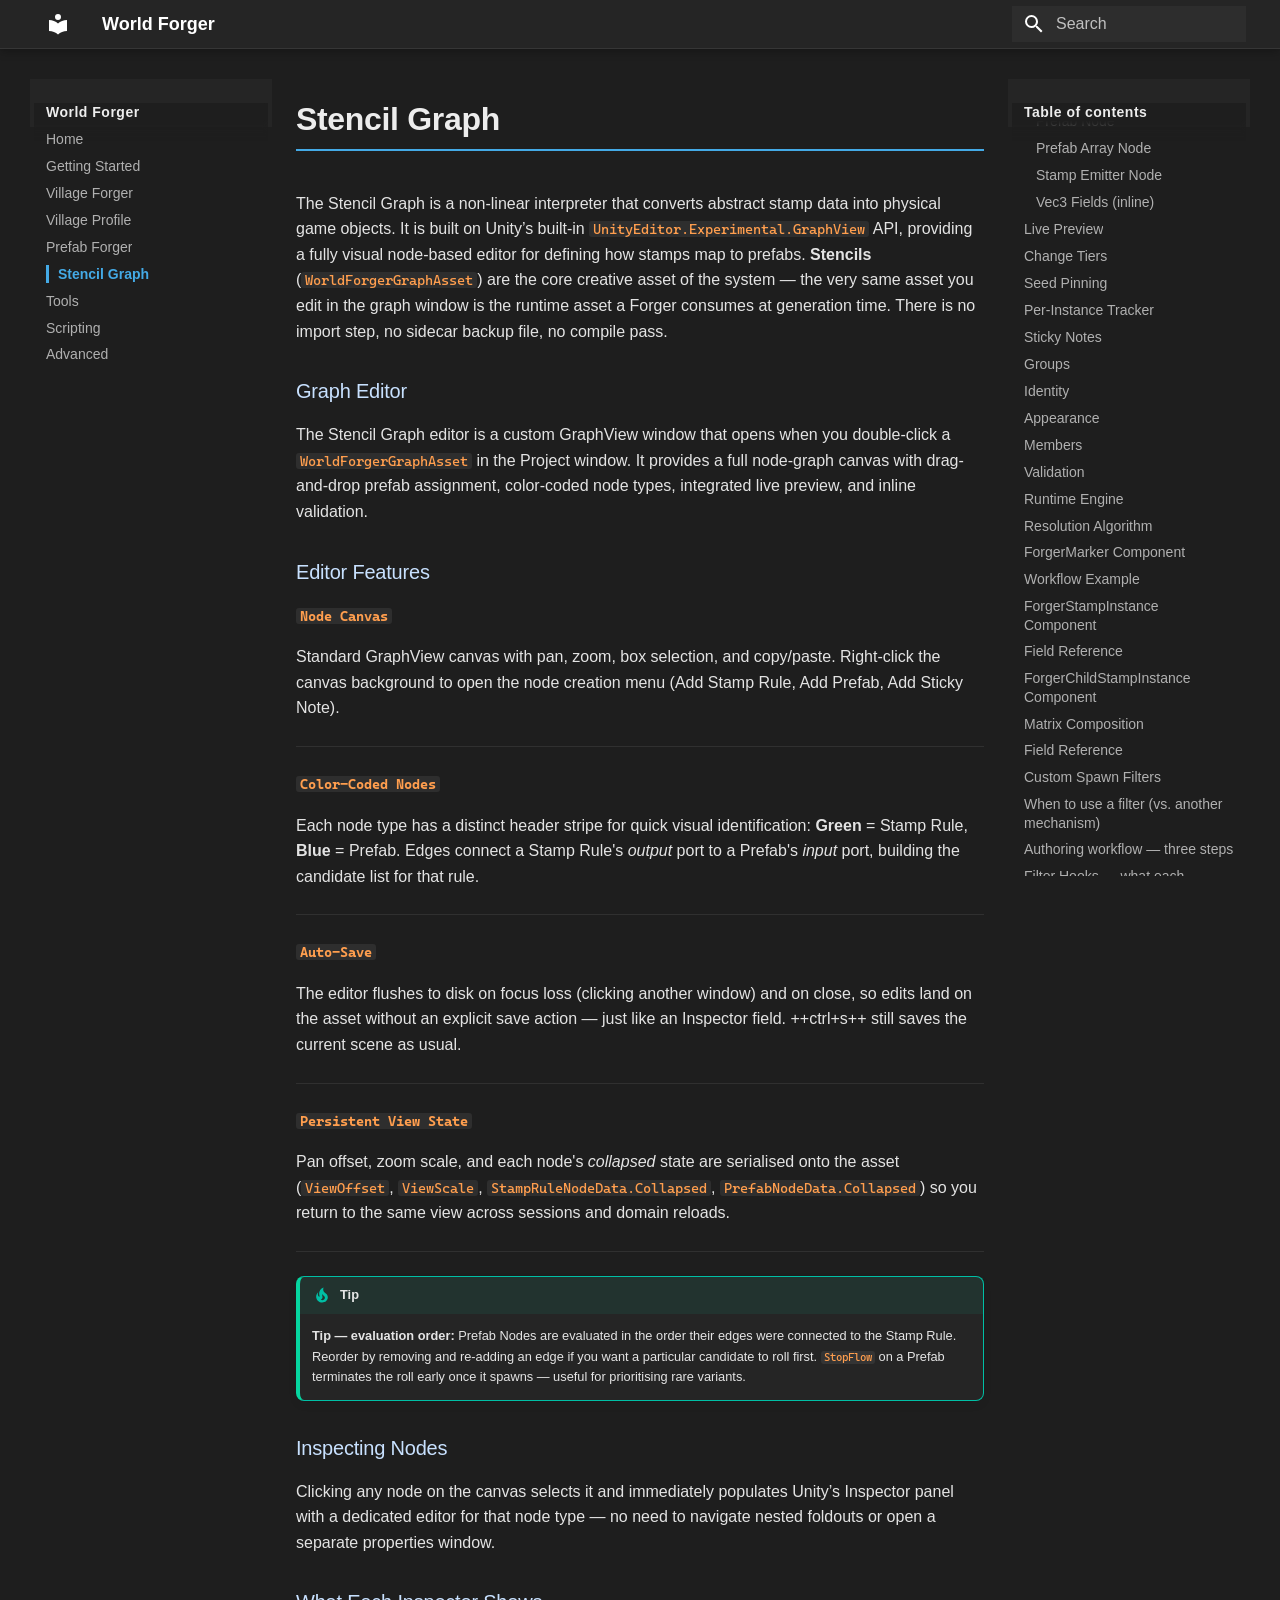
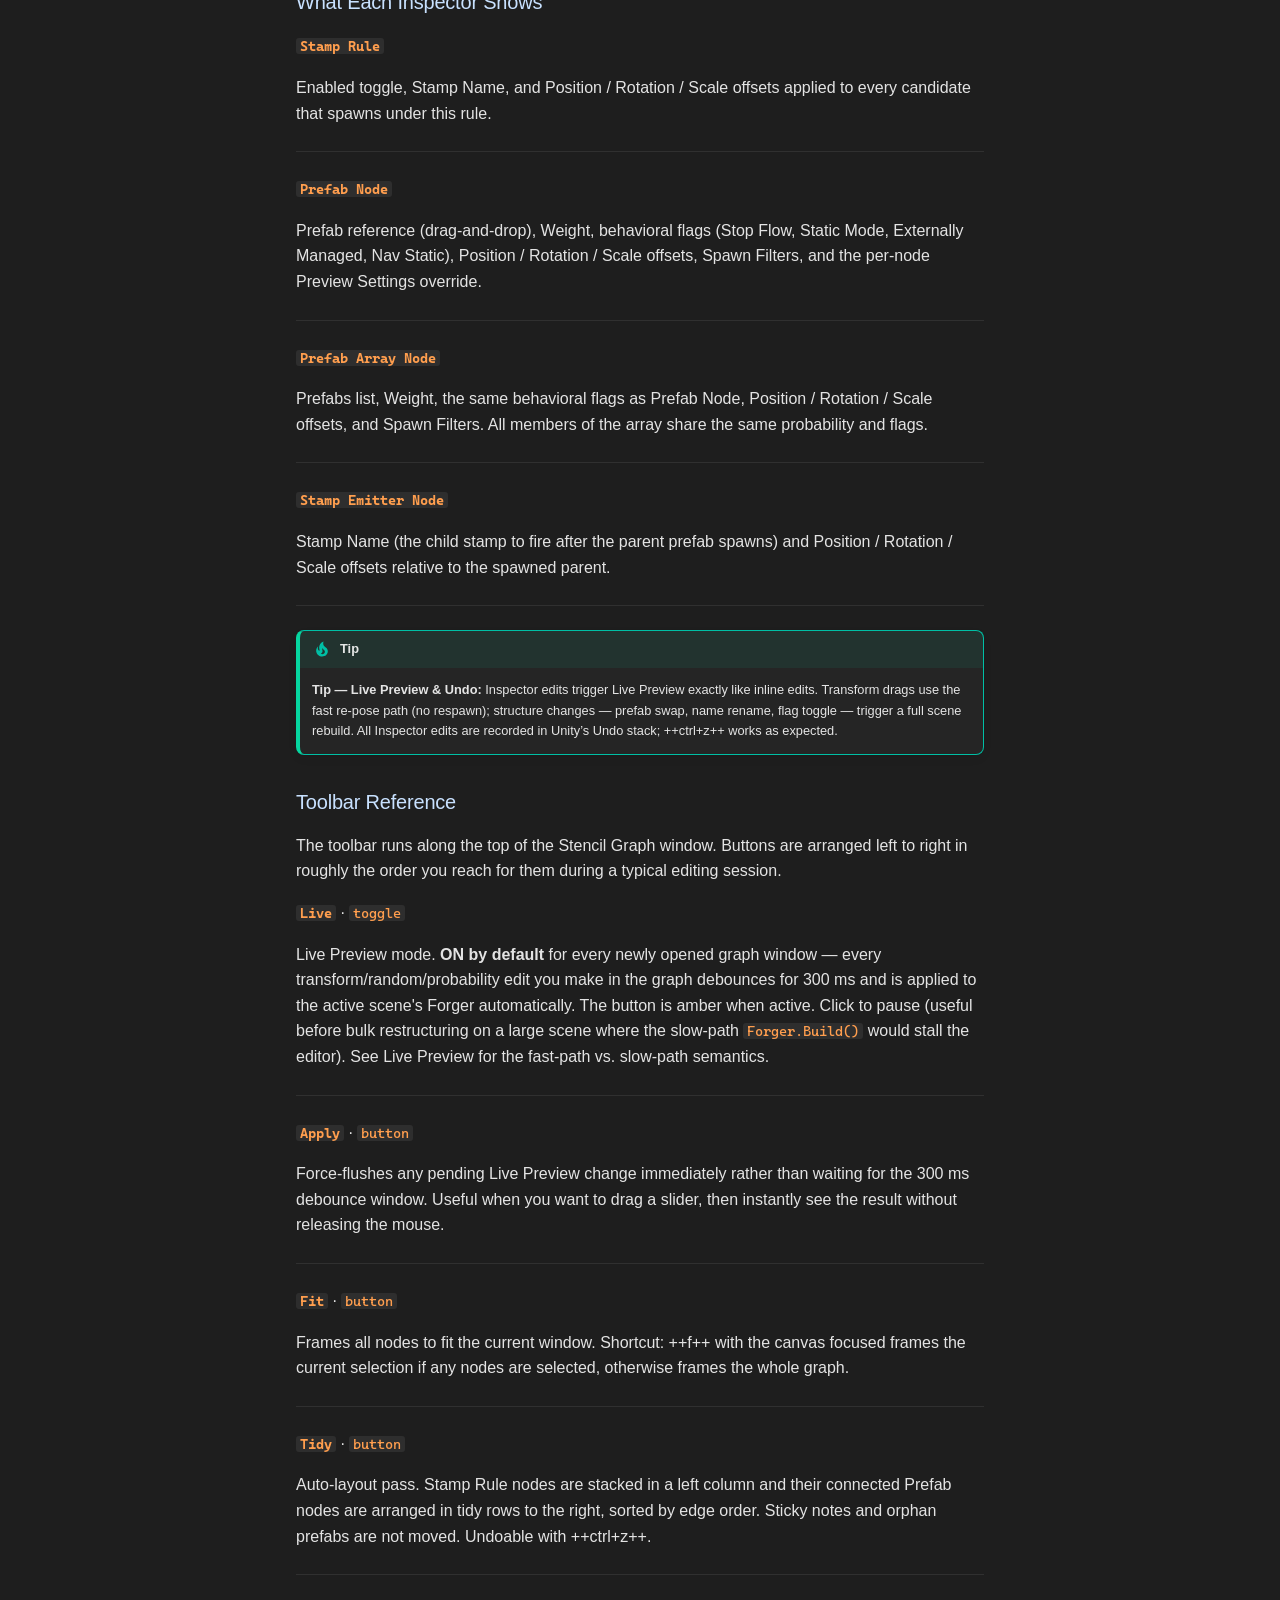
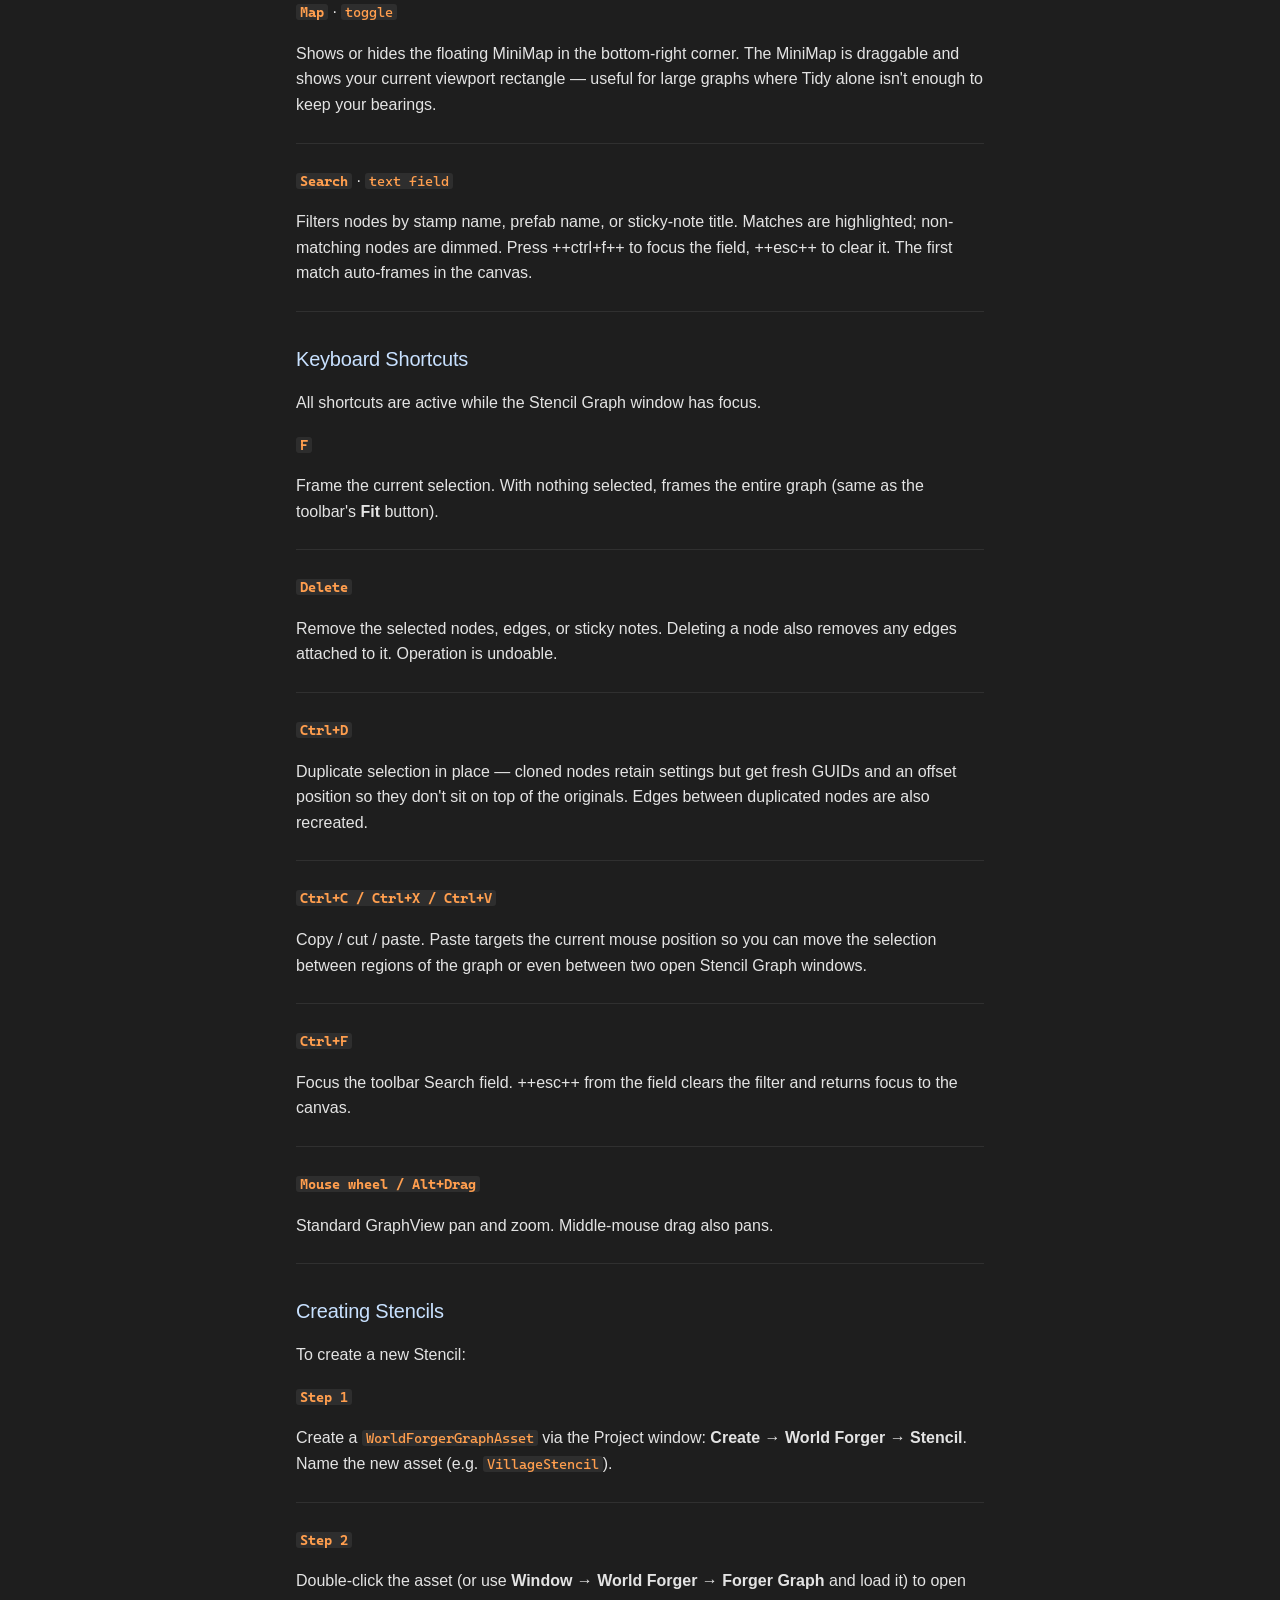
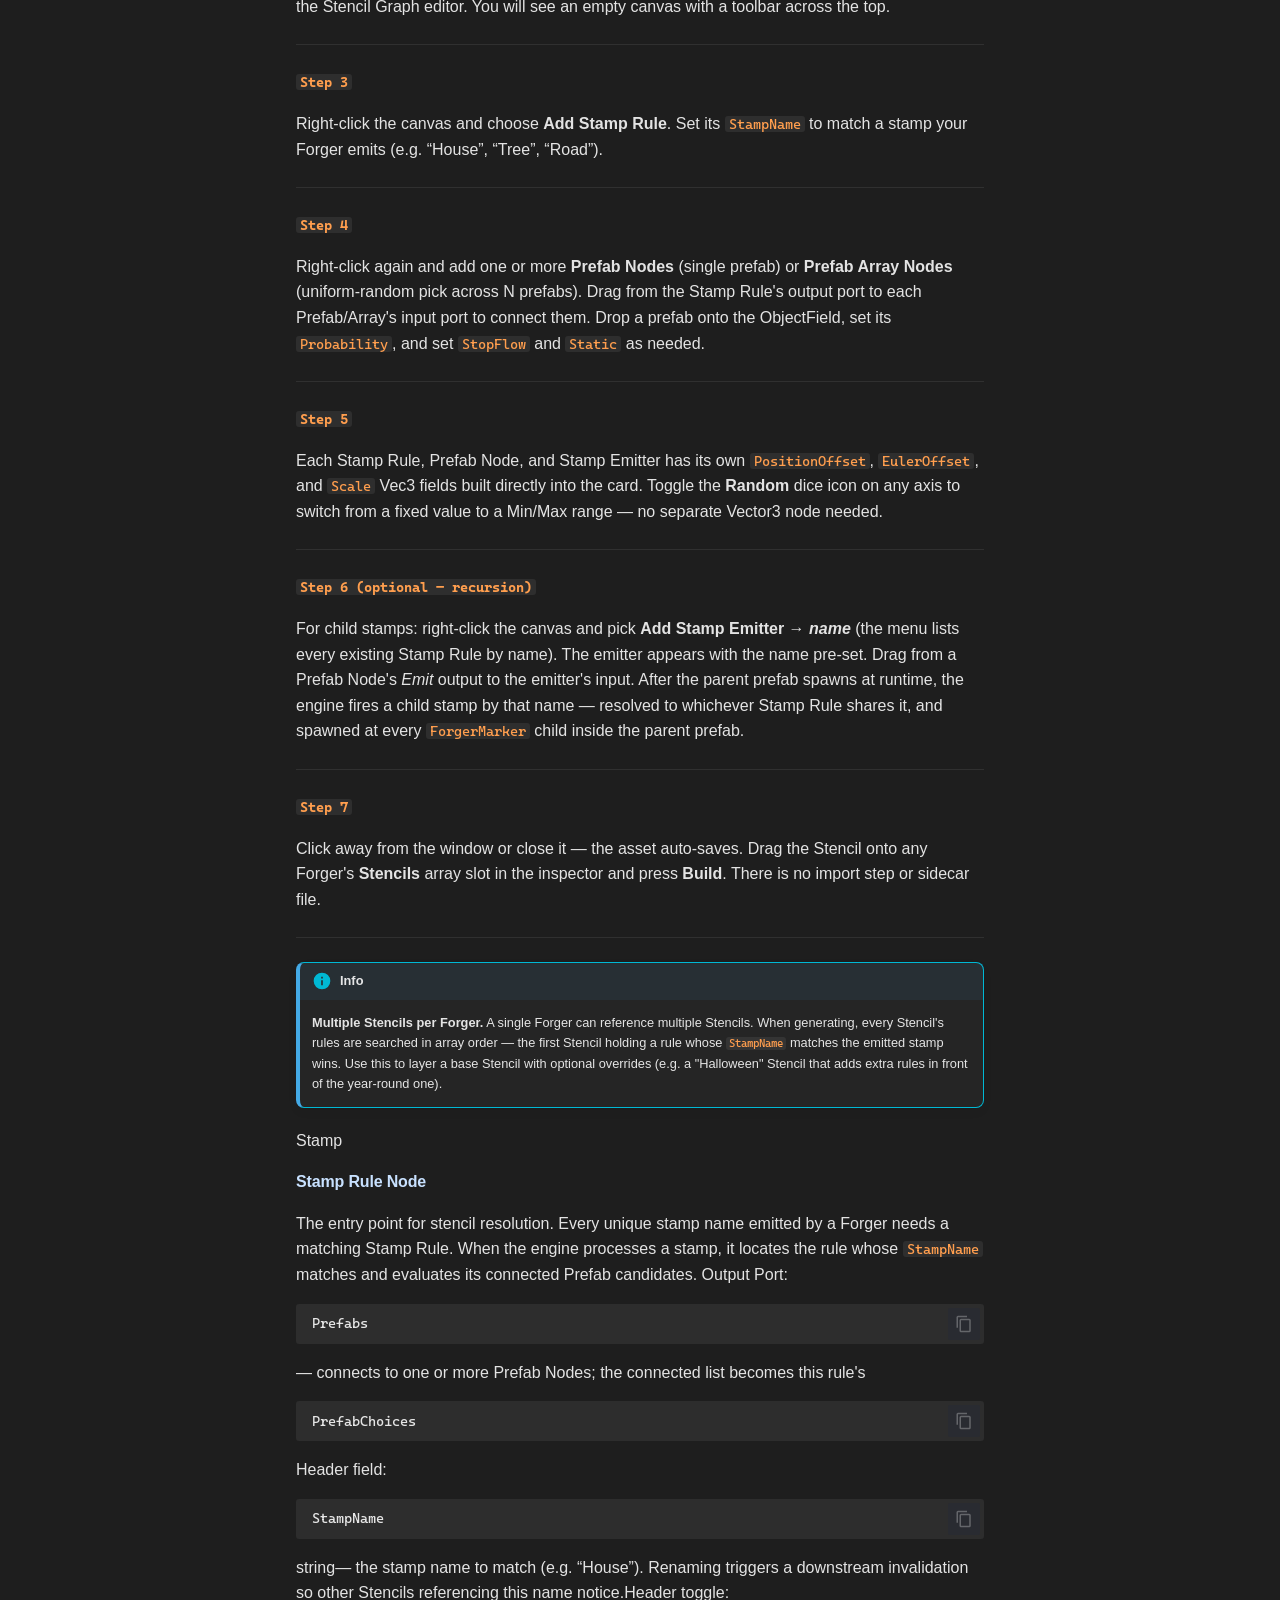
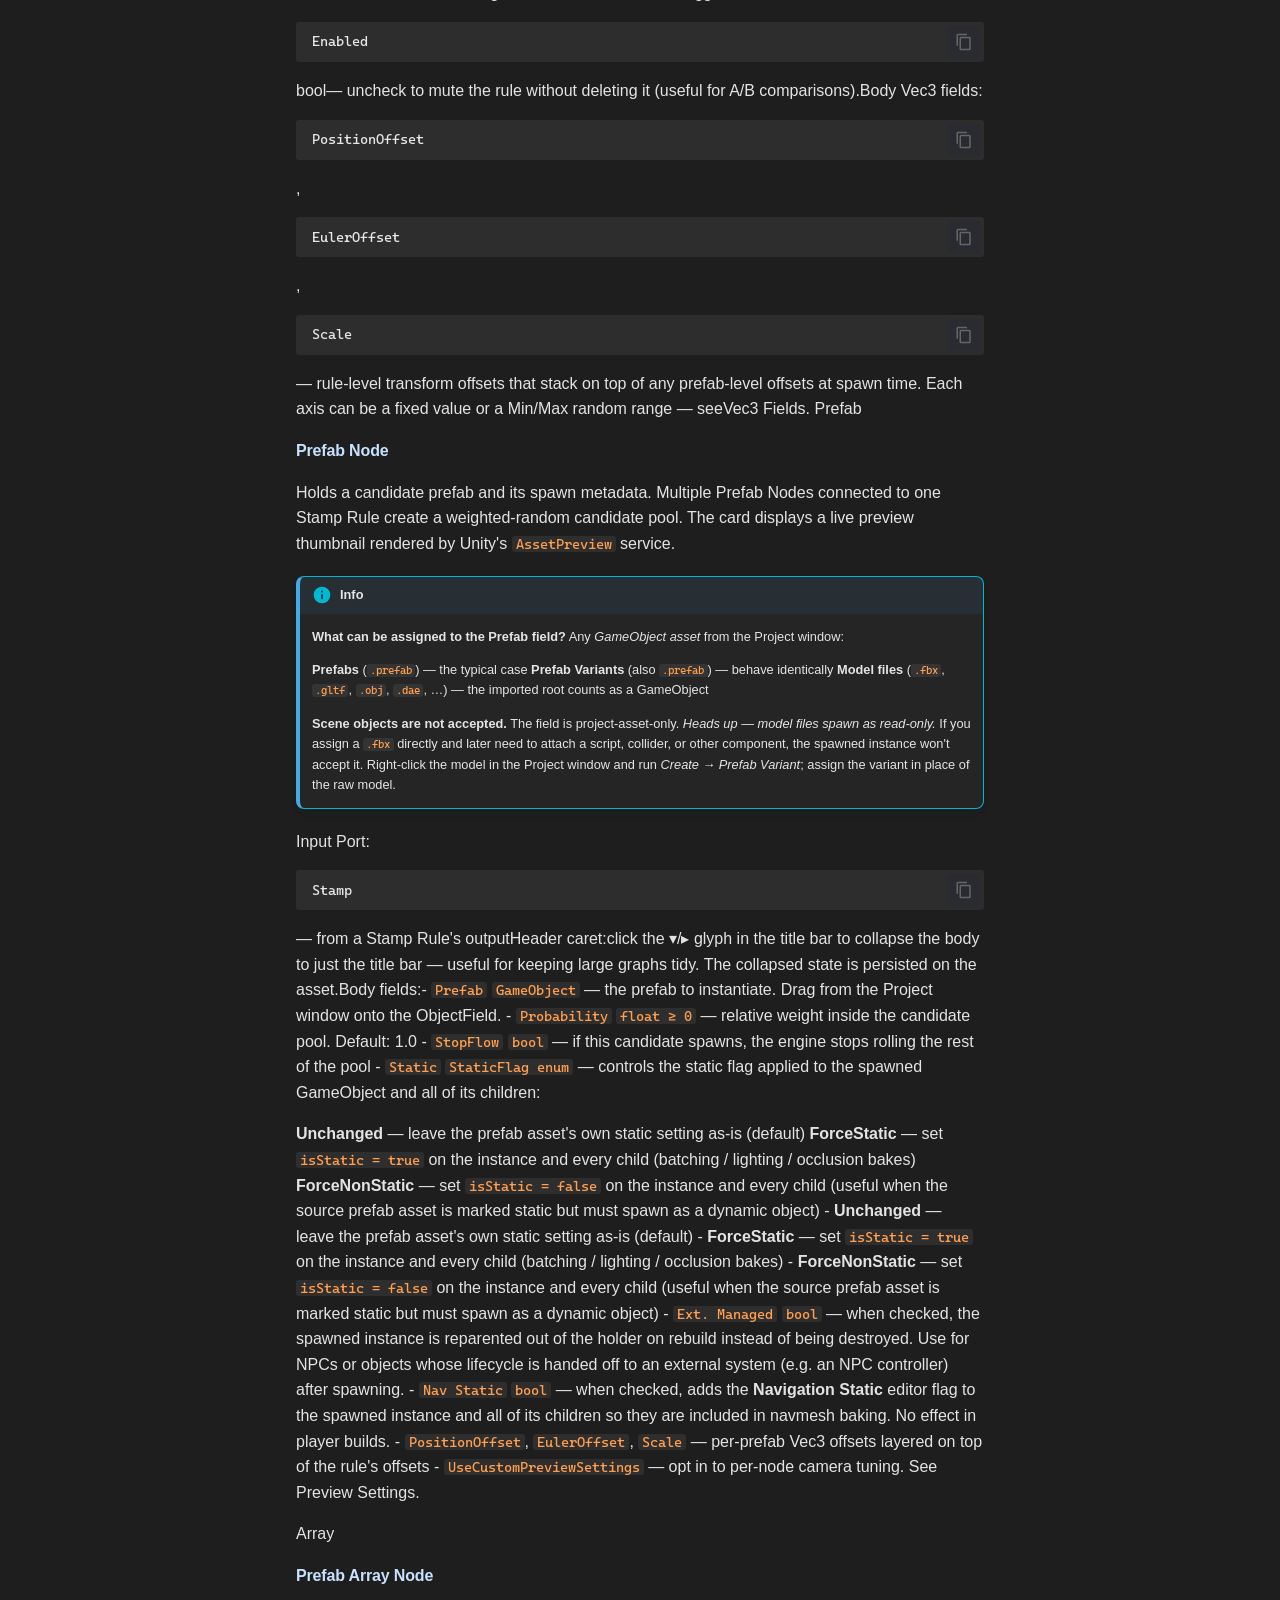
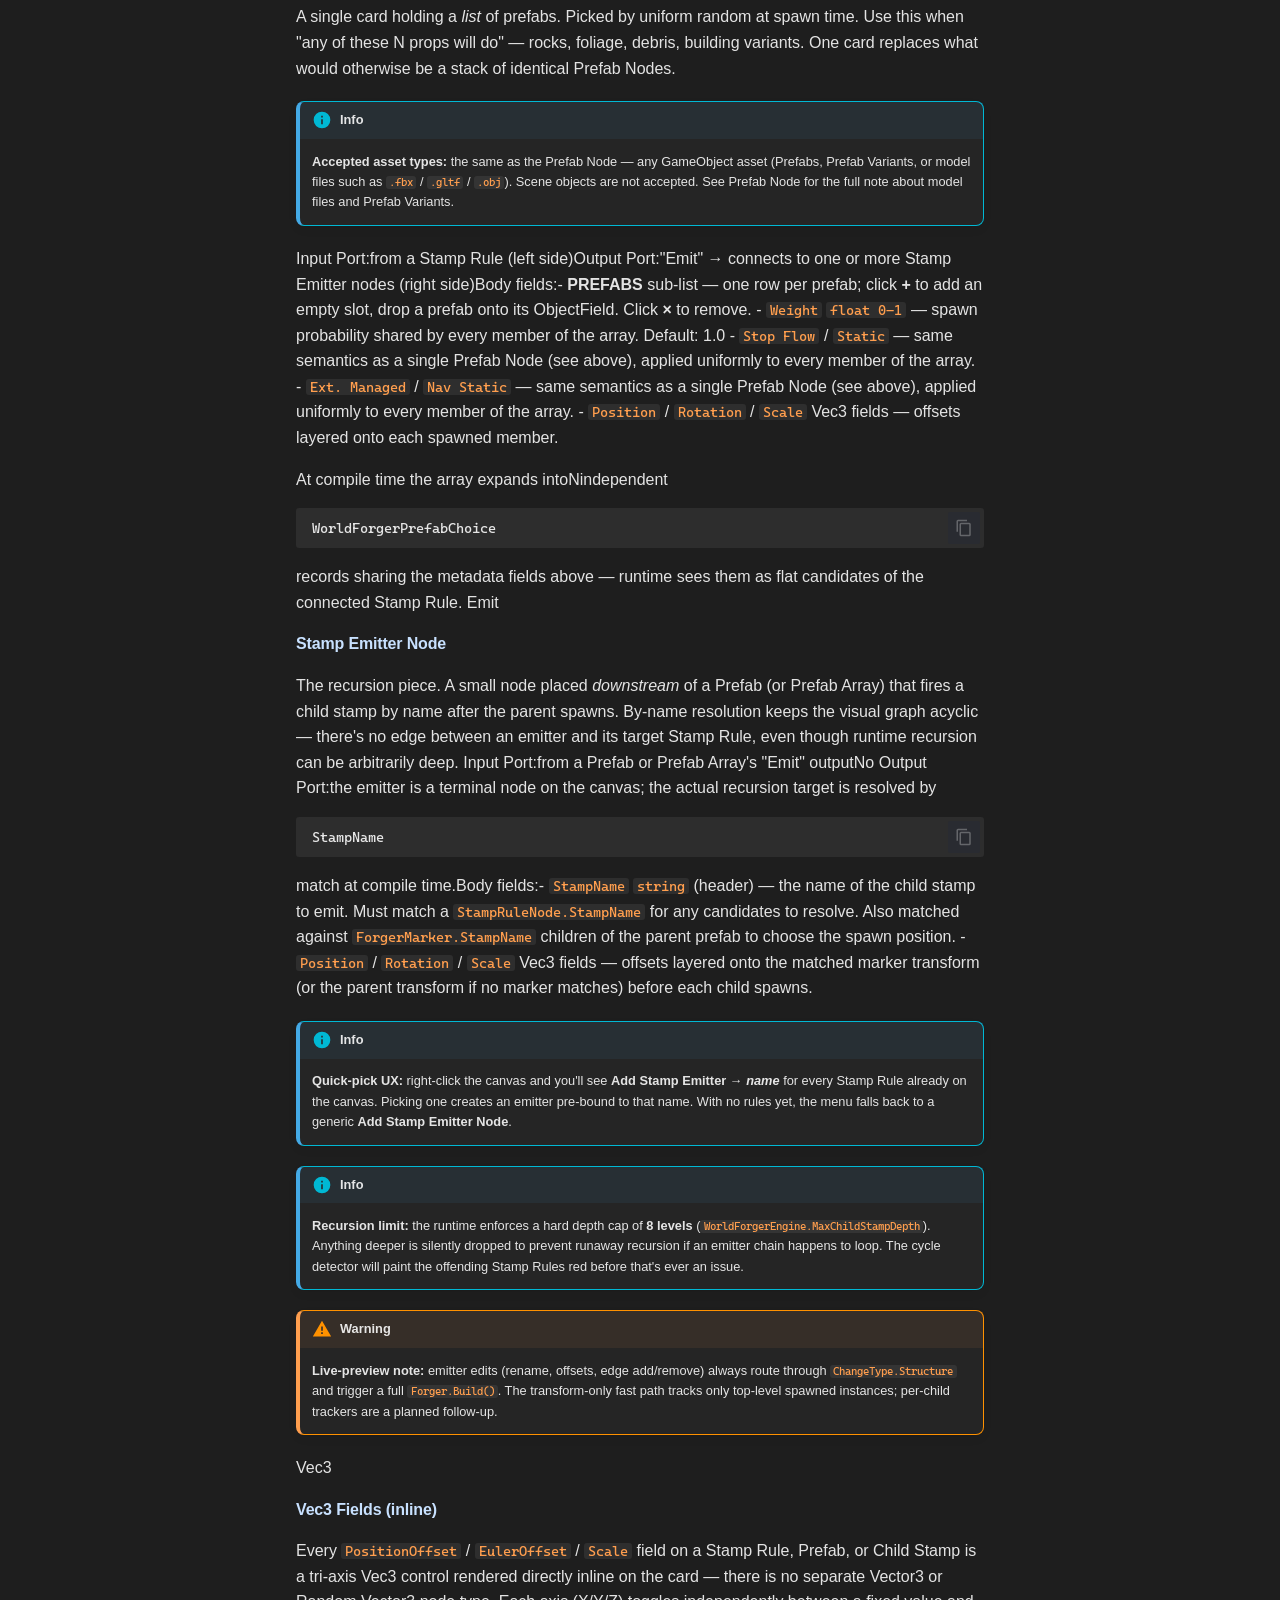
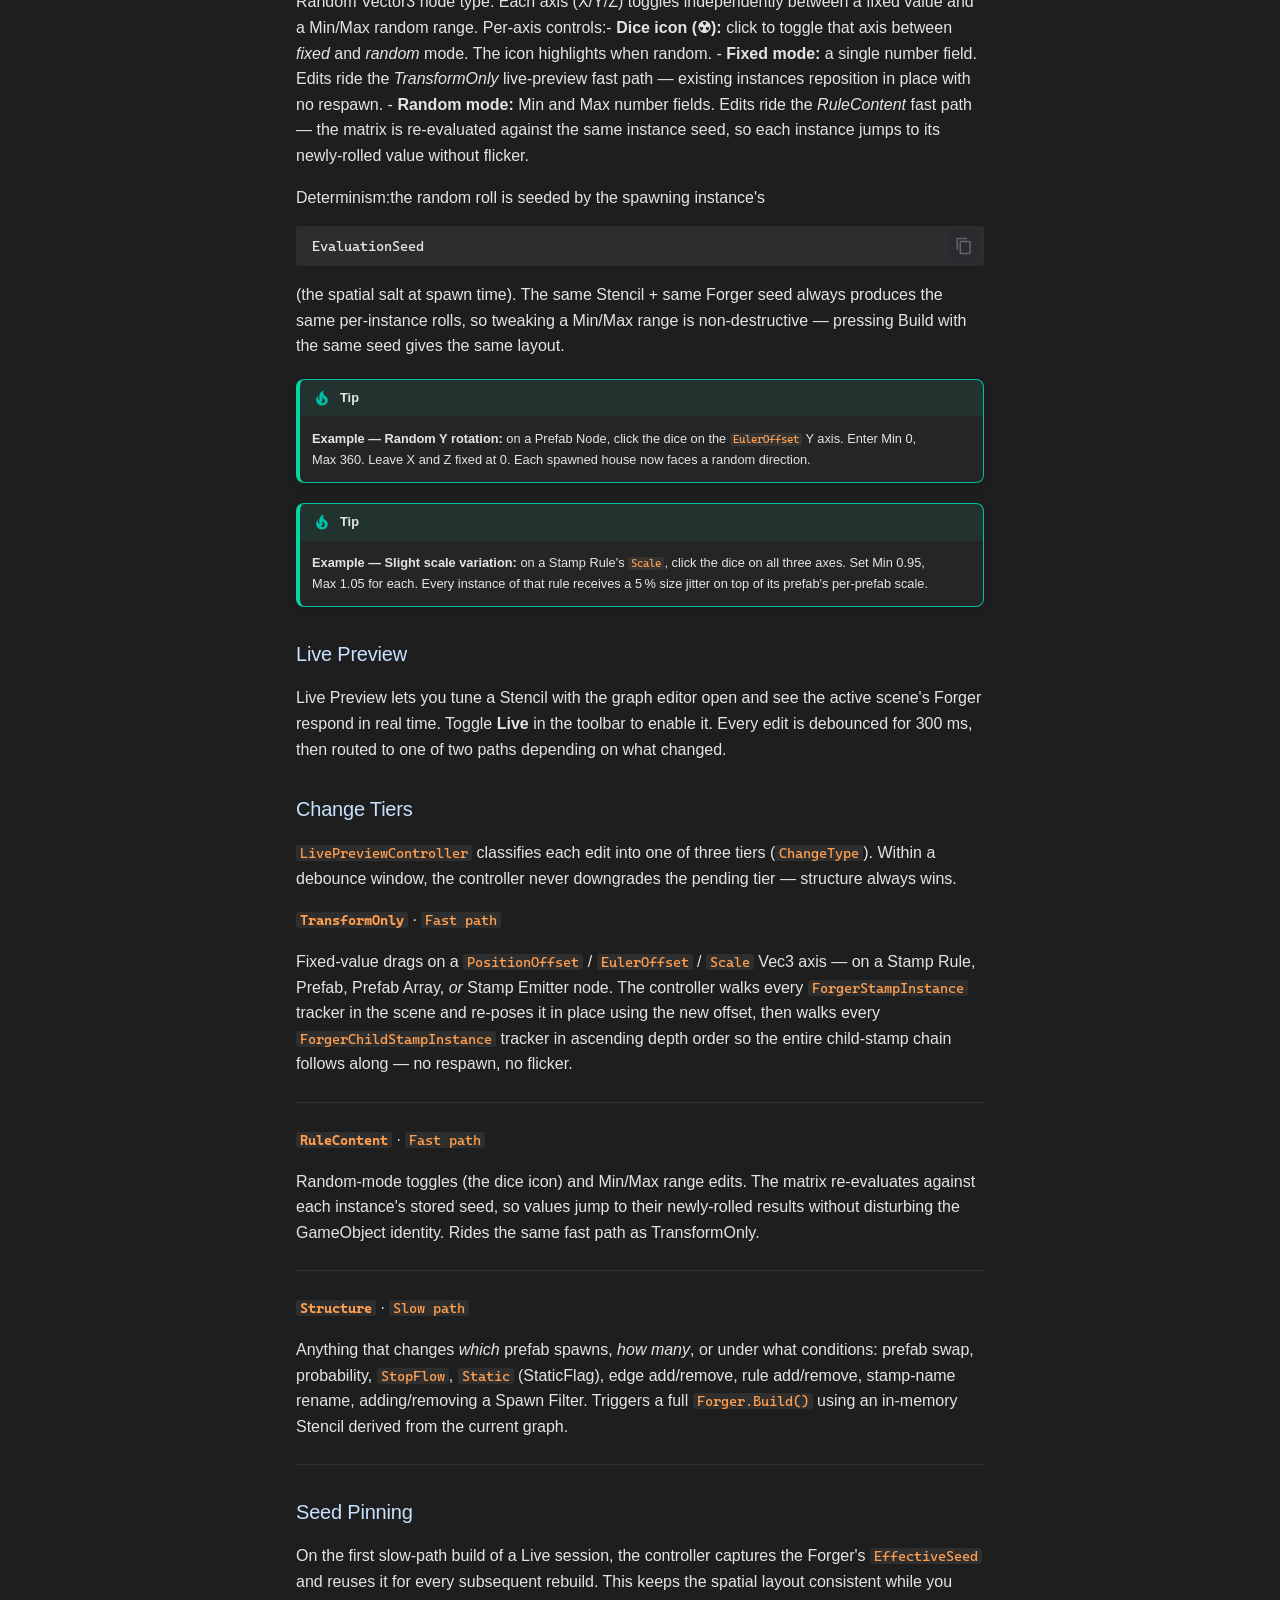
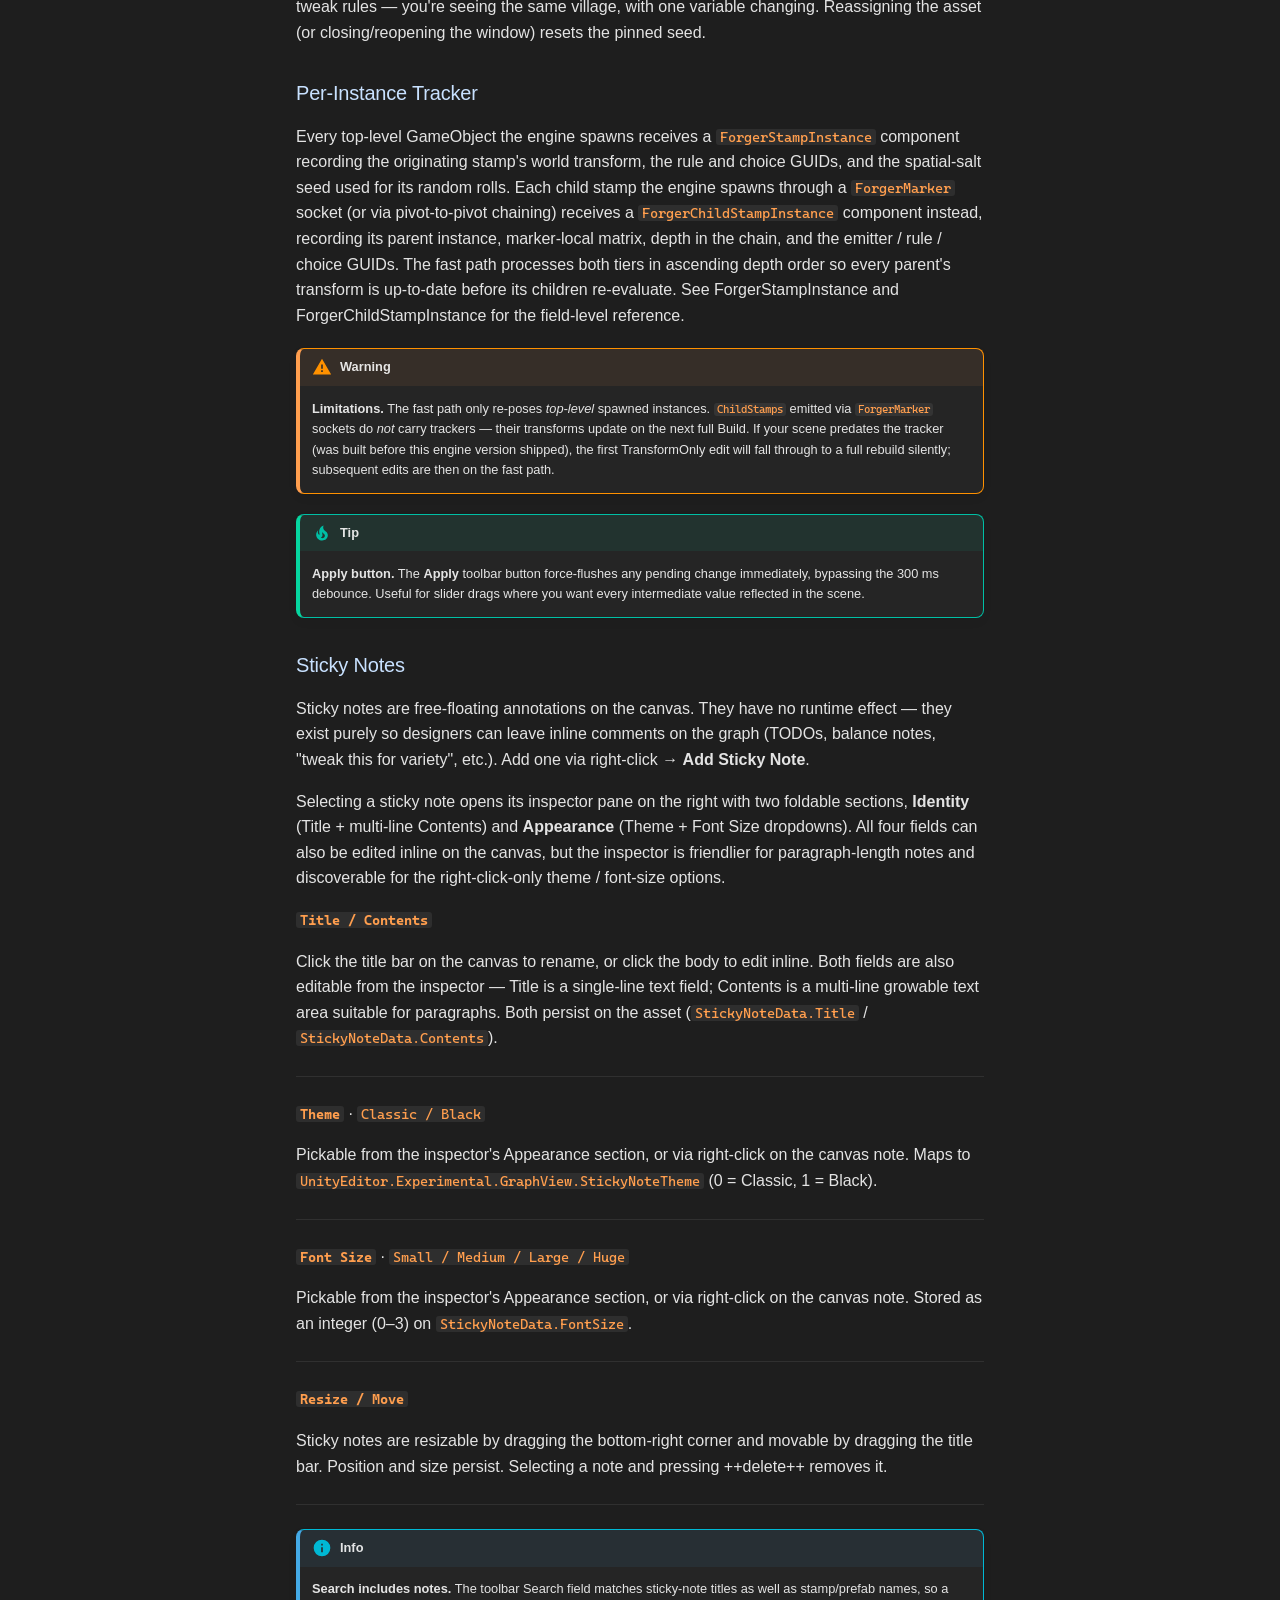
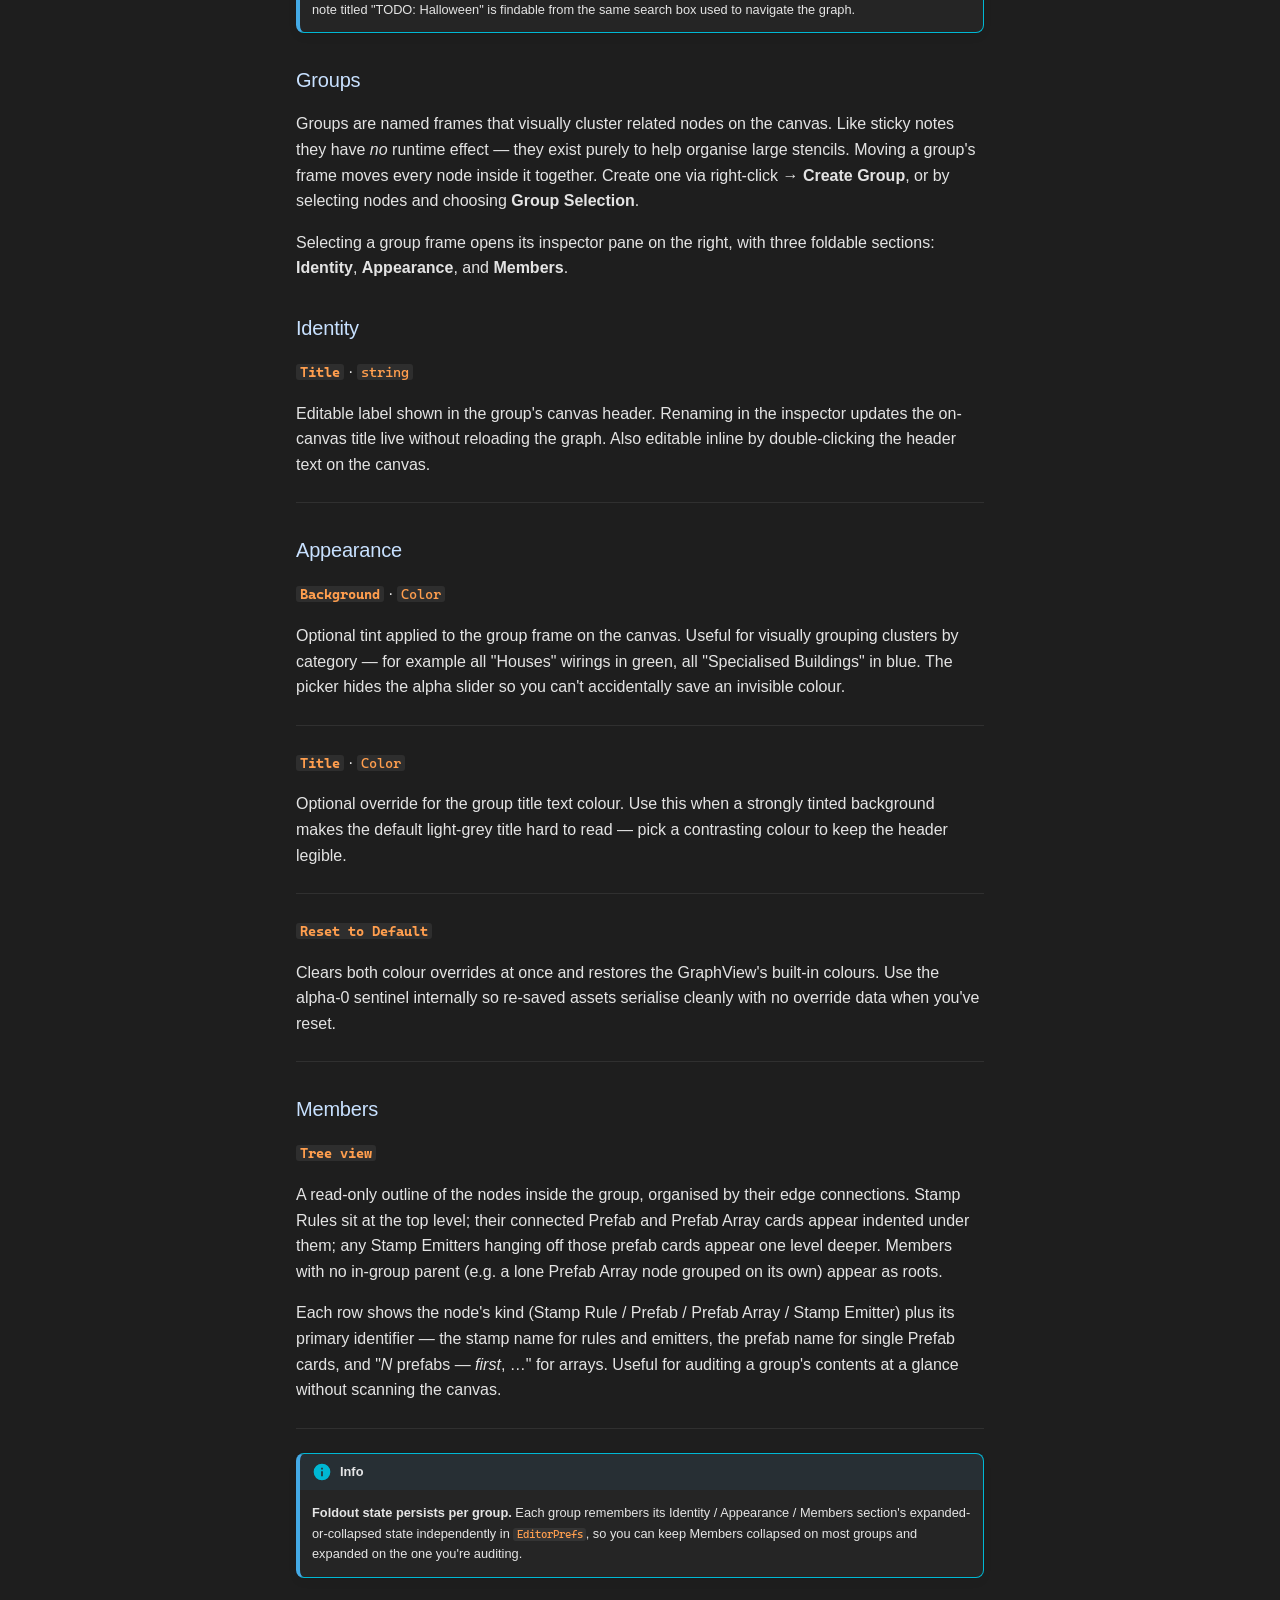
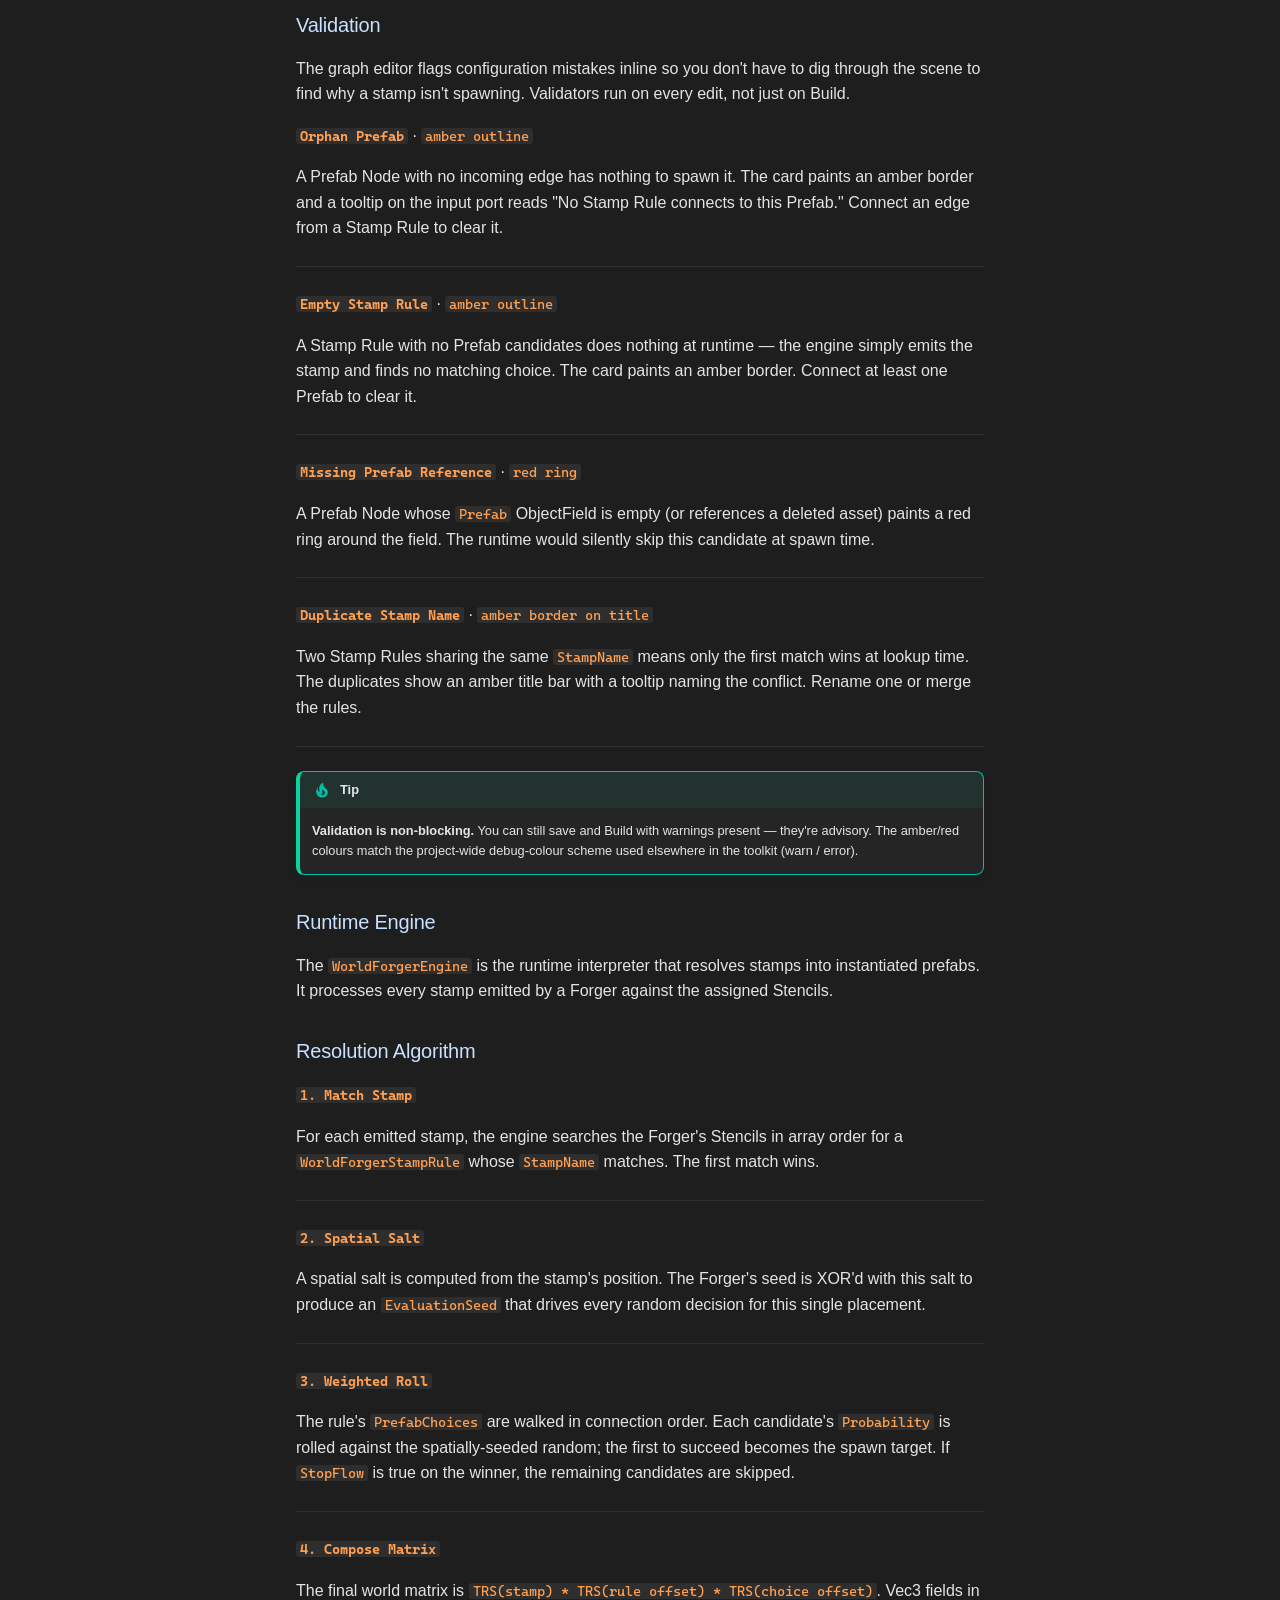
<file: stencil-graph/index.html>
<!doctype html>
<html lang="en" class="no-js">
  <head>
    
      <meta charset="utf-8">
      <meta name="viewport" content="width=device-width,initial-scale=1">
      
        <meta name="description" content="World Forger — Procedural world generation toolkit for Unity">
      
      
        <meta name="author" content="B2C3D">
      
      
        <link rel="canonical" href="https://b2c3d.github.io/World-Forger/stencil-graph/">
      
      
        <link rel="prev" href="../prefab-forger/">
      
      
        <link rel="next" href="../tools/">
      
      
        
      
      
      <link rel="icon" href="../assets/images/favicon.png">
      <meta name="generator" content="mkdocs-1.6.1, mkdocs-material-9.7.6">
    
    
      
        <title>Stencil Graph - World Forger</title>
      
    
    
      <link rel="stylesheet" href="../assets/stylesheets/main.484c7ddc.min.css">
      
        
        <link rel="stylesheet" href="../assets/stylesheets/palette.ab4e12ef.min.css">
      
      


    
    
      
    
    
      
        
        
        <link rel="preconnect" href="https://fonts.gstatic.com" crossorigin>
        <link rel="stylesheet" href="https://fonts.googleapis.com/css?family=Segoe+UI:300,300i,400,400i,700,700i%7CCascadia+Code:400,400i,700,700i&display=fallback">
        <style>:root{--md-text-font:"Segoe UI";--md-code-font:"Cascadia Code"}</style>
      
    
    
      <link rel="stylesheet" href="../stylesheets/custom.css">
    
    <script>__md_scope=new URL("..",location),__md_hash=e=>[...e].reduce(((e,_)=>(e<<5)-e+_.charCodeAt(0)),0),__md_get=(e,_=localStorage,t=__md_scope)=>JSON.parse(_.getItem(t.pathname+"."+e)),__md_set=(e,_,t=localStorage,a=__md_scope)=>{try{t.setItem(a.pathname+"."+e,JSON.stringify(_))}catch(e){}}</script>
    
      

    
    
  </head>
  
  
    
    
    
    
    
    <body dir="ltr" data-md-color-scheme="slate" data-md-color-primary="custom" data-md-color-accent="custom">
  
    
    <input class="md-toggle" data-md-toggle="drawer" type="checkbox" id="__drawer" autocomplete="off">
    <input class="md-toggle" data-md-toggle="search" type="checkbox" id="__search" autocomplete="off">
    <label class="md-overlay" for="__drawer"></label>
    <div data-md-component="skip">
      
        
        <a href="#stencil-graph" class="md-skip">
          Skip to content
        </a>
      
    </div>
    <div data-md-component="announce">
      
    </div>
    
    
      

  

<header class="md-header md-header--shadow" data-md-component="header">
  <nav class="md-header__inner md-grid" aria-label="Header">
    <a href=".." title="World Forger" class="md-header__button md-logo" aria-label="World Forger" data-md-component="logo">
      
  
  <svg xmlns="http://www.w3.org/2000/svg" viewBox="0 0 24 24"><path d="M12 8a3 3 0 0 0 3-3 3 3 0 0 0-3-3 3 3 0 0 0-3 3 3 3 0 0 0 3 3m0 3.54C9.64 9.35 6.5 8 3 8v11c3.5 0 6.64 1.35 9 3.54 2.36-2.19 5.5-3.54 9-3.54V8c-3.5 0-6.64 1.35-9 3.54"/></svg>

    </a>
    <label class="md-header__button md-icon" for="__drawer">
      
      <svg xmlns="http://www.w3.org/2000/svg" viewBox="0 0 24 24"><path d="M3 6h18v2H3zm0 5h18v2H3zm0 5h18v2H3z"/></svg>
    </label>
    <div class="md-header__title" data-md-component="header-title">
      <div class="md-header__ellipsis">
        <div class="md-header__topic">
          <span class="md-ellipsis">
            World Forger
          </span>
        </div>
        <div class="md-header__topic" data-md-component="header-topic">
          <span class="md-ellipsis">
            
              Stencil Graph
            
          </span>
        </div>
      </div>
    </div>
    
      
    
    
    
    
      
      
        <label class="md-header__button md-icon" for="__search">
          
          <svg xmlns="http://www.w3.org/2000/svg" viewBox="0 0 24 24"><path d="M9.5 3A6.5 6.5 0 0 1 16 9.5c0 1.61-.59 3.09-1.56 4.23l.27.27h.79l5 5-1.5 1.5-5-5v-.79l-.27-.27A6.52 6.52 0 0 1 9.5 16 6.5 6.5 0 0 1 3 9.5 6.5 6.5 0 0 1 9.5 3m0 2C7 5 5 7 5 9.5S7 14 9.5 14 14 12 14 9.5 12 5 9.5 5"/></svg>
        </label>
        <div class="md-search" data-md-component="search" role="dialog">
  <label class="md-search__overlay" for="__search"></label>
  <div class="md-search__inner" role="search">
    <form class="md-search__form" name="search">
      <input type="text" class="md-search__input" name="query" aria-label="Search" placeholder="Search" autocapitalize="off" autocorrect="off" autocomplete="off" spellcheck="false" data-md-component="search-query" required>
      <label class="md-search__icon md-icon" for="__search">
        
        <svg xmlns="http://www.w3.org/2000/svg" viewBox="0 0 24 24"><path d="M9.5 3A6.5 6.5 0 0 1 16 9.5c0 1.61-.59 3.09-1.56 4.23l.27.27h.79l5 5-1.5 1.5-5-5v-.79l-.27-.27A6.52 6.52 0 0 1 9.5 16 6.5 6.5 0 0 1 3 9.5 6.5 6.5 0 0 1 9.5 3m0 2C7 5 5 7 5 9.5S7 14 9.5 14 14 12 14 9.5 12 5 9.5 5"/></svg>
        
        <svg xmlns="http://www.w3.org/2000/svg" viewBox="0 0 24 24"><path d="M20 11v2H8l5.5 5.5-1.42 1.42L4.16 12l7.92-7.92L13.5 5.5 8 11z"/></svg>
      </label>
      <nav class="md-search__options" aria-label="Search">
        
        <button type="reset" class="md-search__icon md-icon" title="Clear" aria-label="Clear" tabindex="-1">
          
          <svg xmlns="http://www.w3.org/2000/svg" viewBox="0 0 24 24"><path d="M19 6.41 17.59 5 12 10.59 6.41 5 5 6.41 10.59 12 5 17.59 6.41 19 12 13.41 17.59 19 19 17.59 13.41 12z"/></svg>
        </button>
      </nav>
      
        <div class="md-search__suggest" data-md-component="search-suggest"></div>
      
    </form>
    <div class="md-search__output">
      <div class="md-search__scrollwrap" tabindex="0" data-md-scrollfix>
        <div class="md-search-result" data-md-component="search-result">
          <div class="md-search-result__meta">
            Initializing search
          </div>
          <ol class="md-search-result__list" role="presentation"></ol>
        </div>
      </div>
    </div>
  </div>
</div>
      
    
    
  </nav>
  
</header>
    
    <div class="md-container" data-md-component="container">
      
      
        
          
        
      
      <main class="md-main" data-md-component="main">
        <div class="md-main__inner md-grid">
          
            
              
              <div class="md-sidebar md-sidebar--primary" data-md-component="sidebar" data-md-type="navigation" >
                <div class="md-sidebar__scrollwrap">
                  <div class="md-sidebar__inner">
                    



<nav class="md-nav md-nav--primary" aria-label="Navigation" data-md-level="0">
  <label class="md-nav__title" for="__drawer">
    <a href=".." title="World Forger" class="md-nav__button md-logo" aria-label="World Forger" data-md-component="logo">
      
  
  <svg xmlns="http://www.w3.org/2000/svg" viewBox="0 0 24 24"><path d="M12 8a3 3 0 0 0 3-3 3 3 0 0 0-3-3 3 3 0 0 0-3 3 3 3 0 0 0 3 3m0 3.54C9.64 9.35 6.5 8 3 8v11c3.5 0 6.64 1.35 9 3.54 2.36-2.19 5.5-3.54 9-3.54V8c-3.5 0-6.64 1.35-9 3.54"/></svg>

    </a>
    World Forger
  </label>
  
  <ul class="md-nav__list" data-md-scrollfix>
    
      
      
  
  
  
  
    <li class="md-nav__item">
      <a href=".." class="md-nav__link">
        
  
  
  <span class="md-ellipsis">
    
  
    Home
  

    
  </span>
  
  

      </a>
    </li>
  

    
      
      
  
  
  
  
    <li class="md-nav__item">
      <a href="../getting-started/" class="md-nav__link">
        
  
  
  <span class="md-ellipsis">
    
  
    Getting Started
  

    
  </span>
  
  

      </a>
    </li>
  

    
      
      
  
  
  
  
    <li class="md-nav__item">
      <a href="../village-forger/" class="md-nav__link">
        
  
  
  <span class="md-ellipsis">
    
  
    Village Forger
  

    
  </span>
  
  

      </a>
    </li>
  

    
      
      
  
  
  
  
    <li class="md-nav__item">
      <a href="../village-profile/" class="md-nav__link">
        
  
  
  <span class="md-ellipsis">
    
  
    Village Profile
  

    
  </span>
  
  

      </a>
    </li>
  

    
      
      
  
  
  
  
    <li class="md-nav__item">
      <a href="../prefab-forger/" class="md-nav__link">
        
  
  
  <span class="md-ellipsis">
    
  
    Prefab Forger
  

    
  </span>
  
  

      </a>
    </li>
  

    
      
      
  
  
    
  
  
  
    <li class="md-nav__item md-nav__item--active">
      
      <input class="md-nav__toggle md-toggle" type="checkbox" id="__toc">
      
      
        
      
      
        <label class="md-nav__link md-nav__link--active" for="__toc">
          
  
  
  <span class="md-ellipsis">
    
  
    Stencil Graph
  

    
  </span>
  
  

          <span class="md-nav__icon md-icon"></span>
        </label>
      
      <a href="./" class="md-nav__link md-nav__link--active">
        
  
  
  <span class="md-ellipsis">
    
  
    Stencil Graph
  

    
  </span>
  
  

      </a>
      
        

<nav class="md-nav md-nav--secondary" aria-label="Table of contents">
  
  
  
    
  
  
    <label class="md-nav__title" for="__toc">
      <span class="md-nav__icon md-icon"></span>
      Table of contents
    </label>
    <ul class="md-nav__list" data-md-component="toc" data-md-scrollfix>
      
        <li class="md-nav__item">
  <a href="#graph-editor" class="md-nav__link">
    <span class="md-ellipsis">
      
        Graph Editor
      
    </span>
  </a>
  
</li>
      
        <li class="md-nav__item">
  <a href="#editor-features" class="md-nav__link">
    <span class="md-ellipsis">
      
        Editor Features
      
    </span>
  </a>
  
</li>
      
        <li class="md-nav__item">
  <a href="#inspecting-nodes" class="md-nav__link">
    <span class="md-ellipsis">
      
        Inspecting Nodes
      
    </span>
  </a>
  
</li>
      
        <li class="md-nav__item">
  <a href="#what-each-inspector-shows" class="md-nav__link">
    <span class="md-ellipsis">
      
        What Each Inspector Shows
      
    </span>
  </a>
  
</li>
      
        <li class="md-nav__item">
  <a href="#toolbar-reference" class="md-nav__link">
    <span class="md-ellipsis">
      
        Toolbar Reference
      
    </span>
  </a>
  
</li>
      
        <li class="md-nav__item">
  <a href="#keyboard-shortcuts" class="md-nav__link">
    <span class="md-ellipsis">
      
        Keyboard Shortcuts
      
    </span>
  </a>
  
</li>
      
        <li class="md-nav__item">
  <a href="#creating-stencils" class="md-nav__link">
    <span class="md-ellipsis">
      
        Creating Stencils
      
    </span>
  </a>
  
    <nav class="md-nav" aria-label="Creating Stencils">
      <ul class="md-nav__list">
        
          <li class="md-nav__item">
  <a href="#stamp-rule-node" class="md-nav__link">
    <span class="md-ellipsis">
      
        Stamp Rule Node
      
    </span>
  </a>
  
</li>
        
          <li class="md-nav__item">
  <a href="#prefab-node" class="md-nav__link">
    <span class="md-ellipsis">
      
        Prefab Node
      
    </span>
  </a>
  
</li>
        
          <li class="md-nav__item">
  <a href="#prefab-array-node" class="md-nav__link">
    <span class="md-ellipsis">
      
        Prefab Array Node
      
    </span>
  </a>
  
</li>
        
          <li class="md-nav__item">
  <a href="#stamp-emitter-node" class="md-nav__link">
    <span class="md-ellipsis">
      
        Stamp Emitter Node
      
    </span>
  </a>
  
</li>
        
          <li class="md-nav__item">
  <a href="#vec3-fields-inline" class="md-nav__link">
    <span class="md-ellipsis">
      
        Vec3 Fields (inline)
      
    </span>
  </a>
  
</li>
        
      </ul>
    </nav>
  
</li>
      
        <li class="md-nav__item">
  <a href="#live-preview" class="md-nav__link">
    <span class="md-ellipsis">
      
        Live Preview
      
    </span>
  </a>
  
</li>
      
        <li class="md-nav__item">
  <a href="#change-tiers" class="md-nav__link">
    <span class="md-ellipsis">
      
        Change Tiers
      
    </span>
  </a>
  
</li>
      
        <li class="md-nav__item">
  <a href="#seed-pinning" class="md-nav__link">
    <span class="md-ellipsis">
      
        Seed Pinning
      
    </span>
  </a>
  
</li>
      
        <li class="md-nav__item">
  <a href="#per-instance-tracker" class="md-nav__link">
    <span class="md-ellipsis">
      
        Per-Instance Tracker
      
    </span>
  </a>
  
</li>
      
        <li class="md-nav__item">
  <a href="#sticky-notes" class="md-nav__link">
    <span class="md-ellipsis">
      
        Sticky Notes
      
    </span>
  </a>
  
</li>
      
        <li class="md-nav__item">
  <a href="#groups" class="md-nav__link">
    <span class="md-ellipsis">
      
        Groups
      
    </span>
  </a>
  
</li>
      
        <li class="md-nav__item">
  <a href="#identity" class="md-nav__link">
    <span class="md-ellipsis">
      
        Identity
      
    </span>
  </a>
  
</li>
      
        <li class="md-nav__item">
  <a href="#appearance" class="md-nav__link">
    <span class="md-ellipsis">
      
        Appearance
      
    </span>
  </a>
  
</li>
      
        <li class="md-nav__item">
  <a href="#members" class="md-nav__link">
    <span class="md-ellipsis">
      
        Members
      
    </span>
  </a>
  
</li>
      
        <li class="md-nav__item">
  <a href="#validation" class="md-nav__link">
    <span class="md-ellipsis">
      
        Validation
      
    </span>
  </a>
  
</li>
      
        <li class="md-nav__item">
  <a href="#runtime-engine" class="md-nav__link">
    <span class="md-ellipsis">
      
        Runtime Engine
      
    </span>
  </a>
  
</li>
      
        <li class="md-nav__item">
  <a href="#resolution-algorithm" class="md-nav__link">
    <span class="md-ellipsis">
      
        Resolution Algorithm
      
    </span>
  </a>
  
</li>
      
        <li class="md-nav__item">
  <a href="#forgermarker-component" class="md-nav__link">
    <span class="md-ellipsis">
      
        ForgerMarker Component
      
    </span>
  </a>
  
</li>
      
        <li class="md-nav__item">
  <a href="#workflow-example" class="md-nav__link">
    <span class="md-ellipsis">
      
        Workflow Example
      
    </span>
  </a>
  
</li>
      
        <li class="md-nav__item">
  <a href="#forgerstampinstance-component" class="md-nav__link">
    <span class="md-ellipsis">
      
        ForgerStampInstance Component
      
    </span>
  </a>
  
</li>
      
        <li class="md-nav__item">
  <a href="#field-reference" class="md-nav__link">
    <span class="md-ellipsis">
      
        Field Reference
      
    </span>
  </a>
  
</li>
      
        <li class="md-nav__item">
  <a href="#forgerchildstampinstance-component" class="md-nav__link">
    <span class="md-ellipsis">
      
        ForgerChildStampInstance Component
      
    </span>
  </a>
  
</li>
      
        <li class="md-nav__item">
  <a href="#matrix-composition" class="md-nav__link">
    <span class="md-ellipsis">
      
        Matrix Composition
      
    </span>
  </a>
  
</li>
      
        <li class="md-nav__item">
  <a href="#field-reference_1" class="md-nav__link">
    <span class="md-ellipsis">
      
        Field Reference
      
    </span>
  </a>
  
</li>
      
        <li class="md-nav__item">
  <a href="#custom-spawn-filters" class="md-nav__link">
    <span class="md-ellipsis">
      
        Custom Spawn Filters
      
    </span>
  </a>
  
</li>
      
        <li class="md-nav__item">
  <a href="#when-to-use-a-filter-vs-another-mechanism" class="md-nav__link">
    <span class="md-ellipsis">
      
        When to use a filter (vs. another mechanism)
      
    </span>
  </a>
  
</li>
      
        <li class="md-nav__item">
  <a href="#authoring-workflow-three-steps" class="md-nav__link">
    <span class="md-ellipsis">
      
        Authoring workflow — three steps
      
    </span>
  </a>
  
</li>
      
        <li class="md-nav__item">
  <a href="#filter-hooks-what-each-method-does" class="md-nav__link">
    <span class="md-ellipsis">
      
        Filter Hooks — what each method does
      
    </span>
  </a>
  
</li>
      
        <li class="md-nav__item">
  <a href="#hook-order-per-spawn" class="md-nav__link">
    <span class="md-ellipsis">
      
        Hook order, per spawn
      
    </span>
  </a>
  
</li>
      
        <li class="md-nav__item">
  <a href="#forgerspawncontext-what-filters-see" class="md-nav__link">
    <span class="md-ellipsis">
      
        ForgerSpawnContext — what filters see
      
    </span>
  </a>
  
</li>
      
        <li class="md-nav__item">
  <a href="#where-the-values-live-one-class-many-assets" class="md-nav__link">
    <span class="md-ellipsis">
      
        Where the values live — one class, many assets
      
    </span>
  </a>
  
</li>
      
        <li class="md-nav__item">
  <a href="#prefab-array-node-shared-filters" class="md-nav__link">
    <span class="md-ellipsis">
      
        Prefab Array Node — shared filters
      
    </span>
  </a>
  
</li>
      
        <li class="md-nav__item">
  <a href="#live-preview-interaction" class="md-nav__link">
    <span class="md-ellipsis">
      
        Live Preview interaction
      
    </span>
  </a>
  
</li>
      
        <li class="md-nav__item">
  <a href="#build-lifecycle" class="md-nav__link">
    <span class="md-ellipsis">
      
        Build lifecycle
      
    </span>
  </a>
  
</li>
      
        <li class="md-nav__item">
  <a href="#determinism" class="md-nav__link">
    <span class="md-ellipsis">
      
        Determinism
      
    </span>
  </a>
  
</li>
      
        <li class="md-nav__item">
  <a href="#stock-filters" class="md-nav__link">
    <span class="md-ellipsis">
      
        Stock Filters
      
    </span>
  </a>
  
</li>
      
        <li class="md-nav__item">
  <a href="#mindistancefilter" class="md-nav__link">
    <span class="md-ellipsis">
      
        MinDistanceFilter
      
    </span>
  </a>
  
</li>
      
        <li class="md-nav__item">
  <a href="#maxslopefilter" class="md-nav__link">
    <span class="md-ellipsis">
      
        MaxSlopeFilter
      
    </span>
  </a>
  
</li>
      
        <li class="md-nav__item">
  <a href="#heightrangefilter" class="md-nav__link">
    <span class="md-ellipsis">
      
        HeightRangeFilter
      
    </span>
  </a>
  
</li>
      
        <li class="md-nav__item">
  <a href="#aligntoterrainnormalfilter" class="md-nav__link">
    <span class="md-ellipsis">
      
        AlignToTerrainNormalFilter
      
    </span>
  </a>
  
</li>
      
        <li class="md-nav__item">
  <a href="#snaptogridfilter" class="md-nav__link">
    <span class="md-ellipsis">
      
        SnapToGridFilter
      
    </span>
  </a>
  
</li>
      
        <li class="md-nav__item">
  <a href="#extending-worldforger" class="md-nav__link">
    <span class="md-ellipsis">
      
        Extending WorldForger
      
    </span>
  </a>
  
</li>
      
        <li class="md-nav__item">
  <a href="#the-five-plug-points" class="md-nav__link">
    <span class="md-ellipsis">
      
        The five plug points
      
    </span>
  </a>
  
</li>
      
        <li class="md-nav__item">
  <a href="#authoring-workflow-minimal-example" class="md-nav__link">
    <span class="md-ellipsis">
      
        Authoring workflow — minimal example
      
    </span>
  </a>
  
</li>
      
        <li class="md-nav__item">
  <a href="#cross-assembly-discovery-how-it-actually-finds-you" class="md-nav__link">
    <span class="md-ellipsis">
      
        Cross-assembly discovery — how it actually finds you
      
    </span>
  </a>
  
</li>
      
        <li class="md-nav__item">
  <a href="#polymorphic-forger-targeting-the-killer-feature" class="md-nav__link">
    <span class="md-ellipsis">
      
        Polymorphic Forger targeting — the killer feature
      
    </span>
  </a>
  
</li>
      
        <li class="md-nav__item">
  <a href="#hooking-into-existing-custom-editors" class="md-nav__link">
    <span class="md-ellipsis">
      
        Hooking into existing custom editors
      
    </span>
  </a>
  
</li>
      
        <li class="md-nav__item">
  <a href="#stock-examples-that-ship" class="md-nav__link">
    <span class="md-ellipsis">
      
        Stock examples that ship
      
    </span>
  </a>
  
</li>
      
        <li class="md-nav__item">
  <a href="#exception-isolation-why-a-buggy-tool-cant-crash-the-editor" class="md-nav__link">
    <span class="md-ellipsis">
      
        Exception isolation — why a buggy tool can't crash the editor
      
    </span>
  </a>
  
</li>
      
        <li class="md-nav__item">
  <a href="#tool-authoring-checklist" class="md-nav__link">
    <span class="md-ellipsis">
      
        Tool authoring checklist
      
    </span>
  </a>
  
</li>
      
        <li class="md-nav__item">
  <a href="#spatial-salting" class="md-nav__link">
    <span class="md-ellipsis">
      
        Spatial Salting
      
    </span>
  </a>
  
</li>
      
        <li class="md-nav__item">
  <a href="#how-it-works" class="md-nav__link">
    <span class="md-ellipsis">
      
        How It Works
      
    </span>
  </a>
  
</li>
      
        <li class="md-nav__item">
  <a href="#preview-settings" class="md-nav__link">
    <span class="md-ellipsis">
      
        Preview Settings
      
    </span>
  </a>
  
</li>
      
    </ul>
  
</nav>
      
    </li>
  

    
      
      
  
  
  
  
    <li class="md-nav__item">
      <a href="../tools/" class="md-nav__link">
        
  
  
  <span class="md-ellipsis">
    
  
    Tools
  

    
  </span>
  
  

      </a>
    </li>
  

    
      
      
  
  
  
  
    <li class="md-nav__item">
      <a href="../scripting/" class="md-nav__link">
        
  
  
  <span class="md-ellipsis">
    
  
    Scripting
  

    
  </span>
  
  

      </a>
    </li>
  

    
      
      
  
  
  
  
    <li class="md-nav__item">
      <a href="../advanced/" class="md-nav__link">
        
  
  
  <span class="md-ellipsis">
    
  
    Advanced
  

    
  </span>
  
  

      </a>
    </li>
  

    
  </ul>
</nav>
                  </div>
                </div>
              </div>
            
            
              
              <div class="md-sidebar md-sidebar--secondary" data-md-component="sidebar" data-md-type="toc" >
                <div class="md-sidebar__scrollwrap">
                  <div class="md-sidebar__inner">
                    

<nav class="md-nav md-nav--secondary" aria-label="Table of contents">
  
  
  
    
  
  
    <label class="md-nav__title" for="__toc">
      <span class="md-nav__icon md-icon"></span>
      Table of contents
    </label>
    <ul class="md-nav__list" data-md-component="toc" data-md-scrollfix>
      
        <li class="md-nav__item">
  <a href="#graph-editor" class="md-nav__link">
    <span class="md-ellipsis">
      
        Graph Editor
      
    </span>
  </a>
  
</li>
      
        <li class="md-nav__item">
  <a href="#editor-features" class="md-nav__link">
    <span class="md-ellipsis">
      
        Editor Features
      
    </span>
  </a>
  
</li>
      
        <li class="md-nav__item">
  <a href="#inspecting-nodes" class="md-nav__link">
    <span class="md-ellipsis">
      
        Inspecting Nodes
      
    </span>
  </a>
  
</li>
      
        <li class="md-nav__item">
  <a href="#what-each-inspector-shows" class="md-nav__link">
    <span class="md-ellipsis">
      
        What Each Inspector Shows
      
    </span>
  </a>
  
</li>
      
        <li class="md-nav__item">
  <a href="#toolbar-reference" class="md-nav__link">
    <span class="md-ellipsis">
      
        Toolbar Reference
      
    </span>
  </a>
  
</li>
      
        <li class="md-nav__item">
  <a href="#keyboard-shortcuts" class="md-nav__link">
    <span class="md-ellipsis">
      
        Keyboard Shortcuts
      
    </span>
  </a>
  
</li>
      
        <li class="md-nav__item">
  <a href="#creating-stencils" class="md-nav__link">
    <span class="md-ellipsis">
      
        Creating Stencils
      
    </span>
  </a>
  
    <nav class="md-nav" aria-label="Creating Stencils">
      <ul class="md-nav__list">
        
          <li class="md-nav__item">
  <a href="#stamp-rule-node" class="md-nav__link">
    <span class="md-ellipsis">
      
        Stamp Rule Node
      
    </span>
  </a>
  
</li>
        
          <li class="md-nav__item">
  <a href="#prefab-node" class="md-nav__link">
    <span class="md-ellipsis">
      
        Prefab Node
      
    </span>
  </a>
  
</li>
        
          <li class="md-nav__item">
  <a href="#prefab-array-node" class="md-nav__link">
    <span class="md-ellipsis">
      
        Prefab Array Node
      
    </span>
  </a>
  
</li>
        
          <li class="md-nav__item">
  <a href="#stamp-emitter-node" class="md-nav__link">
    <span class="md-ellipsis">
      
        Stamp Emitter Node
      
    </span>
  </a>
  
</li>
        
          <li class="md-nav__item">
  <a href="#vec3-fields-inline" class="md-nav__link">
    <span class="md-ellipsis">
      
        Vec3 Fields (inline)
      
    </span>
  </a>
  
</li>
        
      </ul>
    </nav>
  
</li>
      
        <li class="md-nav__item">
  <a href="#live-preview" class="md-nav__link">
    <span class="md-ellipsis">
      
        Live Preview
      
    </span>
  </a>
  
</li>
      
        <li class="md-nav__item">
  <a href="#change-tiers" class="md-nav__link">
    <span class="md-ellipsis">
      
        Change Tiers
      
    </span>
  </a>
  
</li>
      
        <li class="md-nav__item">
  <a href="#seed-pinning" class="md-nav__link">
    <span class="md-ellipsis">
      
        Seed Pinning
      
    </span>
  </a>
  
</li>
      
        <li class="md-nav__item">
  <a href="#per-instance-tracker" class="md-nav__link">
    <span class="md-ellipsis">
      
        Per-Instance Tracker
      
    </span>
  </a>
  
</li>
      
        <li class="md-nav__item">
  <a href="#sticky-notes" class="md-nav__link">
    <span class="md-ellipsis">
      
        Sticky Notes
      
    </span>
  </a>
  
</li>
      
        <li class="md-nav__item">
  <a href="#groups" class="md-nav__link">
    <span class="md-ellipsis">
      
        Groups
      
    </span>
  </a>
  
</li>
      
        <li class="md-nav__item">
  <a href="#identity" class="md-nav__link">
    <span class="md-ellipsis">
      
        Identity
      
    </span>
  </a>
  
</li>
      
        <li class="md-nav__item">
  <a href="#appearance" class="md-nav__link">
    <span class="md-ellipsis">
      
        Appearance
      
    </span>
  </a>
  
</li>
      
        <li class="md-nav__item">
  <a href="#members" class="md-nav__link">
    <span class="md-ellipsis">
      
        Members
      
    </span>
  </a>
  
</li>
      
        <li class="md-nav__item">
  <a href="#validation" class="md-nav__link">
    <span class="md-ellipsis">
      
        Validation
      
    </span>
  </a>
  
</li>
      
        <li class="md-nav__item">
  <a href="#runtime-engine" class="md-nav__link">
    <span class="md-ellipsis">
      
        Runtime Engine
      
    </span>
  </a>
  
</li>
      
        <li class="md-nav__item">
  <a href="#resolution-algorithm" class="md-nav__link">
    <span class="md-ellipsis">
      
        Resolution Algorithm
      
    </span>
  </a>
  
</li>
      
        <li class="md-nav__item">
  <a href="#forgermarker-component" class="md-nav__link">
    <span class="md-ellipsis">
      
        ForgerMarker Component
      
    </span>
  </a>
  
</li>
      
        <li class="md-nav__item">
  <a href="#workflow-example" class="md-nav__link">
    <span class="md-ellipsis">
      
        Workflow Example
      
    </span>
  </a>
  
</li>
      
        <li class="md-nav__item">
  <a href="#forgerstampinstance-component" class="md-nav__link">
    <span class="md-ellipsis">
      
        ForgerStampInstance Component
      
    </span>
  </a>
  
</li>
      
        <li class="md-nav__item">
  <a href="#field-reference" class="md-nav__link">
    <span class="md-ellipsis">
      
        Field Reference
      
    </span>
  </a>
  
</li>
      
        <li class="md-nav__item">
  <a href="#forgerchildstampinstance-component" class="md-nav__link">
    <span class="md-ellipsis">
      
        ForgerChildStampInstance Component
      
    </span>
  </a>
  
</li>
      
        <li class="md-nav__item">
  <a href="#matrix-composition" class="md-nav__link">
    <span class="md-ellipsis">
      
        Matrix Composition
      
    </span>
  </a>
  
</li>
      
        <li class="md-nav__item">
  <a href="#field-reference_1" class="md-nav__link">
    <span class="md-ellipsis">
      
        Field Reference
      
    </span>
  </a>
  
</li>
      
        <li class="md-nav__item">
  <a href="#custom-spawn-filters" class="md-nav__link">
    <span class="md-ellipsis">
      
        Custom Spawn Filters
      
    </span>
  </a>
  
</li>
      
        <li class="md-nav__item">
  <a href="#when-to-use-a-filter-vs-another-mechanism" class="md-nav__link">
    <span class="md-ellipsis">
      
        When to use a filter (vs. another mechanism)
      
    </span>
  </a>
  
</li>
      
        <li class="md-nav__item">
  <a href="#authoring-workflow-three-steps" class="md-nav__link">
    <span class="md-ellipsis">
      
        Authoring workflow — three steps
      
    </span>
  </a>
  
</li>
      
        <li class="md-nav__item">
  <a href="#filter-hooks-what-each-method-does" class="md-nav__link">
    <span class="md-ellipsis">
      
        Filter Hooks — what each method does
      
    </span>
  </a>
  
</li>
      
        <li class="md-nav__item">
  <a href="#hook-order-per-spawn" class="md-nav__link">
    <span class="md-ellipsis">
      
        Hook order, per spawn
      
    </span>
  </a>
  
</li>
      
        <li class="md-nav__item">
  <a href="#forgerspawncontext-what-filters-see" class="md-nav__link">
    <span class="md-ellipsis">
      
        ForgerSpawnContext — what filters see
      
    </span>
  </a>
  
</li>
      
        <li class="md-nav__item">
  <a href="#where-the-values-live-one-class-many-assets" class="md-nav__link">
    <span class="md-ellipsis">
      
        Where the values live — one class, many assets
      
    </span>
  </a>
  
</li>
      
        <li class="md-nav__item">
  <a href="#prefab-array-node-shared-filters" class="md-nav__link">
    <span class="md-ellipsis">
      
        Prefab Array Node — shared filters
      
    </span>
  </a>
  
</li>
      
        <li class="md-nav__item">
  <a href="#live-preview-interaction" class="md-nav__link">
    <span class="md-ellipsis">
      
        Live Preview interaction
      
    </span>
  </a>
  
</li>
      
        <li class="md-nav__item">
  <a href="#build-lifecycle" class="md-nav__link">
    <span class="md-ellipsis">
      
        Build lifecycle
      
    </span>
  </a>
  
</li>
      
        <li class="md-nav__item">
  <a href="#determinism" class="md-nav__link">
    <span class="md-ellipsis">
      
        Determinism
      
    </span>
  </a>
  
</li>
      
        <li class="md-nav__item">
  <a href="#stock-filters" class="md-nav__link">
    <span class="md-ellipsis">
      
        Stock Filters
      
    </span>
  </a>
  
</li>
      
        <li class="md-nav__item">
  <a href="#mindistancefilter" class="md-nav__link">
    <span class="md-ellipsis">
      
        MinDistanceFilter
      
    </span>
  </a>
  
</li>
      
        <li class="md-nav__item">
  <a href="#maxslopefilter" class="md-nav__link">
    <span class="md-ellipsis">
      
        MaxSlopeFilter
      
    </span>
  </a>
  
</li>
      
        <li class="md-nav__item">
  <a href="#heightrangefilter" class="md-nav__link">
    <span class="md-ellipsis">
      
        HeightRangeFilter
      
    </span>
  </a>
  
</li>
      
        <li class="md-nav__item">
  <a href="#aligntoterrainnormalfilter" class="md-nav__link">
    <span class="md-ellipsis">
      
        AlignToTerrainNormalFilter
      
    </span>
  </a>
  
</li>
      
        <li class="md-nav__item">
  <a href="#snaptogridfilter" class="md-nav__link">
    <span class="md-ellipsis">
      
        SnapToGridFilter
      
    </span>
  </a>
  
</li>
      
        <li class="md-nav__item">
  <a href="#extending-worldforger" class="md-nav__link">
    <span class="md-ellipsis">
      
        Extending WorldForger
      
    </span>
  </a>
  
</li>
      
        <li class="md-nav__item">
  <a href="#the-five-plug-points" class="md-nav__link">
    <span class="md-ellipsis">
      
        The five plug points
      
    </span>
  </a>
  
</li>
      
        <li class="md-nav__item">
  <a href="#authoring-workflow-minimal-example" class="md-nav__link">
    <span class="md-ellipsis">
      
        Authoring workflow — minimal example
      
    </span>
  </a>
  
</li>
      
        <li class="md-nav__item">
  <a href="#cross-assembly-discovery-how-it-actually-finds-you" class="md-nav__link">
    <span class="md-ellipsis">
      
        Cross-assembly discovery — how it actually finds you
      
    </span>
  </a>
  
</li>
      
        <li class="md-nav__item">
  <a href="#polymorphic-forger-targeting-the-killer-feature" class="md-nav__link">
    <span class="md-ellipsis">
      
        Polymorphic Forger targeting — the killer feature
      
    </span>
  </a>
  
</li>
      
        <li class="md-nav__item">
  <a href="#hooking-into-existing-custom-editors" class="md-nav__link">
    <span class="md-ellipsis">
      
        Hooking into existing custom editors
      
    </span>
  </a>
  
</li>
      
        <li class="md-nav__item">
  <a href="#stock-examples-that-ship" class="md-nav__link">
    <span class="md-ellipsis">
      
        Stock examples that ship
      
    </span>
  </a>
  
</li>
      
        <li class="md-nav__item">
  <a href="#exception-isolation-why-a-buggy-tool-cant-crash-the-editor" class="md-nav__link">
    <span class="md-ellipsis">
      
        Exception isolation — why a buggy tool can't crash the editor
      
    </span>
  </a>
  
</li>
      
        <li class="md-nav__item">
  <a href="#tool-authoring-checklist" class="md-nav__link">
    <span class="md-ellipsis">
      
        Tool authoring checklist
      
    </span>
  </a>
  
</li>
      
        <li class="md-nav__item">
  <a href="#spatial-salting" class="md-nav__link">
    <span class="md-ellipsis">
      
        Spatial Salting
      
    </span>
  </a>
  
</li>
      
        <li class="md-nav__item">
  <a href="#how-it-works" class="md-nav__link">
    <span class="md-ellipsis">
      
        How It Works
      
    </span>
  </a>
  
</li>
      
        <li class="md-nav__item">
  <a href="#preview-settings" class="md-nav__link">
    <span class="md-ellipsis">
      
        Preview Settings
      
    </span>
  </a>
  
</li>
      
    </ul>
  
</nav>
                  </div>
                </div>
              </div>
            
          
          
            <div class="md-content" data-md-component="content">
              
              <article class="md-content__inner md-typeset">
                
                  



<h1 id="stencil-graph">Stencil Graph<a class="headerlink" href="#stencil-graph" title="Permanent link">&para;</a></h1>
<p>The Stencil Graph is a non-linear interpreter that converts abstract stamp data into physical
        game objects. It is built on Unity’s built-in <code>UnityEditor.Experimental.GraphView</code>
        API, providing a fully visual node-based editor for defining how stamps map to prefabs.
        <strong>Stencils</strong> (<code>WorldForgerGraphAsset</code>) are the core creative asset of
        the system — the very same asset you edit in the graph window is the runtime asset a
        Forger consumes at generation time. There is no import step, no sidecar backup file, no
        compile pass.</p>
<h3 id="graph-editor">Graph Editor<a class="headerlink" href="#graph-editor" title="Permanent link">&para;</a></h3>
<p>The Stencil Graph editor is a custom GraphView window that opens when you double-click a
        <code>WorldForgerGraphAsset</code> in the Project window. It provides a full node-graph
        canvas with drag-and-drop prefab assignment, color-coded node types, integrated live
        preview, and inline validation.</p>
<h3 id="editor-features">Editor Features<a class="headerlink" href="#editor-features" title="Permanent link">&para;</a></h3>
<p><strong><code>Node Canvas</code></strong></p>
<p>Standard GraphView canvas with pan, zoom, box selection, and
                copy/paste. Right-click the canvas background to open the node creation menu
                (Add Stamp Rule, Add Prefab, Add Sticky Note).</p>
<hr />
<p><strong><code>Color-Coded Nodes</code></strong></p>
<p>Each node type has a distinct header stripe for quick visual identification:
                <strong>Green</strong> = Stamp Rule,
                <strong>Blue</strong> = Prefab.
                Edges connect a Stamp Rule's <em>output</em> port to a Prefab's <em>input</em> port,
                building the candidate list for that rule.</p>
<hr />
<p><strong><code>Auto-Save</code></strong></p>
<p>The editor flushes to disk on focus loss (clicking another window)
                and on close, so edits land on the asset without an explicit save action — just
                like an Inspector field. ++ctrl+s++ still saves the current scene as usual.</p>
<hr />
<p><strong><code>Persistent View State</code></strong></p>
<p>Pan offset, zoom scale, and each node's <em>collapsed</em> state are
                serialised onto the asset (<code>ViewOffset</code>, <code>ViewScale</code>,
                <code>StampRuleNodeData.Collapsed</code>, <code>PrefabNodeData.Collapsed</code>) so
                you return to the same view across sessions and domain reloads.</p>
<hr />
<div class="admonition tip">
<p class="admonition-title">Tip</p>
<p><strong>Tip — evaluation order:</strong> Prefab Nodes are evaluated in the order their
        edges were connected to the Stamp Rule. Reorder by removing and re-adding an edge if you
        want a particular candidate to roll first. <code>StopFlow</code> on a Prefab terminates the
        roll early once it spawns — useful for prioritising rare variants.</p>
</div>
<h3 id="inspecting-nodes">Inspecting Nodes<a class="headerlink" href="#inspecting-nodes" title="Permanent link">&para;</a></h3>
<p>Clicking any node on the canvas selects it and immediately populates Unity’s Inspector
        panel with a dedicated editor for that node type — no need to navigate nested foldouts
        or open a separate properties window.</p>
<h3 id="what-each-inspector-shows">What Each Inspector Shows<a class="headerlink" href="#what-each-inspector-shows" title="Permanent link">&para;</a></h3>
<p><strong><code>Stamp Rule</code></strong></p>
<p>Enabled toggle, Stamp Name, and Position / Rotation / Scale
                offsets applied to every candidate that spawns under this rule.</p>
<hr />
<p><strong><code>Prefab Node</code></strong></p>
<p>Prefab reference (drag-and-drop), Weight, behavioral flags
                (Stop Flow, Static Mode, Externally Managed, Nav Static), Position / Rotation /
                Scale offsets, Spawn Filters, and the per-node Preview Settings override.</p>
<hr />
<p><strong><code>Prefab Array Node</code></strong></p>
<p>Prefabs list, Weight, the same behavioral flags as Prefab Node,
                Position / Rotation / Scale offsets, and Spawn Filters. All members of the array
                share the same probability and flags.</p>
<hr />
<p><strong><code>Stamp Emitter Node</code></strong></p>
<p>Stamp Name (the child stamp to fire after the parent prefab
                spawns) and Position / Rotation / Scale offsets relative to the spawned parent.</p>
<hr />
<div class="admonition tip">
<p class="admonition-title">Tip</p>
<p><strong>Tip — Live Preview &amp; Undo:</strong> Inspector edits trigger Live Preview
        exactly like inline edits. Transform drags use the fast re-pose path (no respawn); structure
        changes — prefab swap, name rename, flag toggle — trigger a full scene rebuild.
        All Inspector edits are recorded in Unity’s Undo stack; ++ctrl+z++ works as
        expected.</p>
</div>
<h3 id="toolbar-reference">Toolbar Reference<a class="headerlink" href="#toolbar-reference" title="Permanent link">&para;</a></h3>
<p>The toolbar runs along the top of the Stencil Graph window. Buttons are arranged left to
        right in roughly the order you reach for them during a typical editing session.</p>
<p><strong><code>Live</code></strong> · <code>toggle</code></p>
<p>Live Preview mode. <strong>ON by default</strong> for every newly opened graph
            window — every transform/random/probability edit you make in the graph debounces for
            300 ms and is applied to the active scene's Forger automatically. The button is amber when
            active. Click to pause (useful before bulk restructuring on a large scene where the slow-path
            <code>Forger.Build()</code> would stall the editor). See
            Live Preview for the fast-path
            vs. slow-path semantics.</p>
<hr />
<p><strong><code>Apply</code></strong> · <code>button</code></p>
<p>Force-flushes any pending Live Preview change immediately rather than
            waiting for the 300 ms debounce window. Useful when you want to drag a slider, then
            instantly see the result without releasing the mouse.</p>
<hr />
<p><strong><code>Fit</code></strong> · <code>button</code></p>
<p>Frames all nodes to fit the current window. Shortcut: ++f++
            with the canvas focused frames the current selection if any nodes are selected, otherwise
            frames the whole graph.</p>
<hr />
<p><strong><code>Tidy</code></strong> · <code>button</code></p>
<p>Auto-layout pass. Stamp Rule nodes are stacked in a left column and
            their connected Prefab nodes are arranged in tidy rows to the right, sorted by edge order.
            Sticky notes and orphan prefabs are not moved. Undoable with ++ctrl+z++.</p>
<hr />
<p><strong><code>Map</code></strong> · <code>toggle</code></p>
<p>Shows or hides the floating MiniMap in the bottom-right corner. The
            MiniMap is draggable and shows your current viewport rectangle — useful for large
            graphs where Tidy alone isn't enough to keep your bearings.</p>
<hr />
<p><strong><code>Search</code></strong> · <code>text field</code></p>
<p>Filters nodes by stamp name, prefab name, or sticky-note title.
            Matches are highlighted; non-matching nodes are dimmed. Press ++ctrl+f++ to focus
            the field, ++esc++ to clear it. The first match auto-frames in the canvas.</p>
<hr />
<h3 id="keyboard-shortcuts">Keyboard Shortcuts<a class="headerlink" href="#keyboard-shortcuts" title="Permanent link">&para;</a></h3>
<p>All shortcuts are active while the Stencil Graph window has focus.</p>
<p><strong><code>F</code></strong></p>
<p>Frame the current selection. With nothing selected, frames the
            entire graph (same as the toolbar's <strong>Fit</strong> button).</p>
<hr />
<p><strong><code>Delete</code></strong></p>
<p>Remove the selected nodes, edges, or sticky notes. Deleting a node
            also removes any edges attached to it. Operation is undoable.</p>
<hr />
<p><strong><code>Ctrl+D</code></strong></p>
<p>Duplicate selection in place — cloned nodes retain settings but
            get fresh GUIDs and an offset position so they don't sit on top of the originals. Edges
            between duplicated nodes are also recreated.</p>
<hr />
<p><strong><code>Ctrl+C / Ctrl+X / Ctrl+V</code></strong></p>
<p>Copy / cut / paste. Paste targets the current mouse position so you
            can move the selection between regions of the graph or even between two open Stencil
            Graph windows.</p>
<hr />
<p><strong><code>Ctrl+F</code></strong></p>
<p>Focus the toolbar Search field. ++esc++ from the field clears
            the filter and returns focus to the canvas.</p>
<hr />
<p><strong><code>Mouse wheel / Alt+Drag</code></strong></p>
<p>Standard GraphView pan and zoom. Middle-mouse drag also pans.</p>
<hr />
<h3 id="creating-stencils">Creating Stencils<a class="headerlink" href="#creating-stencils" title="Permanent link">&para;</a></h3>
<p>To create a new Stencil:</p>
<p><strong><code>Step 1</code></strong></p>
<p>Create a <code>WorldForgerGraphAsset</code> via the Project window:
            <strong>Create → World Forger → Stencil</strong>. Name the new asset (e.g.
            <code>VillageStencil</code>).</p>
<hr />
<p><strong><code>Step 2</code></strong></p>
<p>Double-click the asset (or use <strong>Window → World Forger
            → Forger Graph</strong> and load it) to open the Stencil Graph editor. You will see
            an empty canvas with a toolbar across the top.</p>
<hr />
<p><strong><code>Step 3</code></strong></p>
<p>Right-click the canvas and choose <strong>Add Stamp Rule</strong>.
            Set its <code>StampName</code> to match a stamp your Forger emits (e.g.
            “House”, “Tree”, “Road”).</p>
<hr />
<p><strong><code>Step 4</code></strong></p>
<p>Right-click again and add one or more <strong>Prefab Nodes</strong>
            (single prefab) or <strong>Prefab Array Nodes</strong> (uniform-random pick across N
            prefabs). Drag from the Stamp Rule's output port to each Prefab/Array's input port to
            connect them. Drop a prefab onto the ObjectField, set its <code>Probability</code>,
            and set <code>StopFlow</code> and <code>Static</code> as needed.</p>
<hr />
<p><strong><code>Step 5</code></strong></p>
<p>Each Stamp Rule, Prefab Node, and Stamp Emitter has its own
            <code>PositionOffset</code>, <code>EulerOffset</code>, and <code>Scale</code> Vec3
            fields built directly into the card. Toggle the <strong>Random</strong> dice icon on
            any axis to switch from a fixed value to a Min/Max range — no separate Vector3
            node needed.</p>
<hr />
<p><strong><code>Step 6 (optional — recursion)</code></strong></p>
<p>For child stamps: right-click the canvas and pick <strong>Add Stamp
            Emitter → <em>name</em></strong> (the menu lists every existing Stamp Rule by
            name). The emitter appears with the name pre-set. Drag from a Prefab Node's <em>Emit</em>
            output to the emitter's input. After the parent prefab spawns at runtime, the engine
            fires a child stamp by that name — resolved to whichever Stamp Rule shares it,
            and spawned at every <code>ForgerMarker</code> child inside the parent prefab.</p>
<hr />
<p><strong><code>Step 7</code></strong></p>
<p>Click away from the window or close it — the asset auto-saves.
            Drag the Stencil onto any Forger's <strong>Stencils</strong> array slot in the inspector
            and press <strong>Build</strong>. There is no import step or sidecar file.</p>
<hr />
<div class="admonition info">
<p class="admonition-title">Info</p>
<p><strong>Multiple Stencils per Forger.</strong> A single Forger can reference multiple Stencils.
        When generating, every Stencil's rules are searched in array order — the first
        Stencil holding a rule whose <code>StampName</code> matches the emitted stamp wins. Use
        this to layer a base Stencil with optional overrides (e.g. a "Halloween" Stencil that
        adds extra rules in front of the year-round one).</p>
</div>
<p>Stamp</p>
<h4 id="stamp-rule-node">Stamp Rule Node<a class="headerlink" href="#stamp-rule-node" title="Permanent link">&para;</a></h4>
<p>The entry point for stencil resolution. Every unique stamp name emitted by a Forger
            needs a matching Stamp Rule. When the engine processes a stamp, it locates the rule whose
            <code>StampName</code> matches and evaluates its connected Prefab candidates.
Output Port:
<div class="highlight"><pre><span></span><code><a id="__codelineno-0-1" name="__codelineno-0-1" href="#__codelineno-0-1"></a>Prefabs
</code></pre></div>
— connects to one or more
                Prefab Nodes; the connected list becomes this rule's
<div class="highlight"><pre><span></span><code><a id="__codelineno-1-1" name="__codelineno-1-1" href="#__codelineno-1-1"></a>PrefabChoices
</code></pre></div>
Header field:
<div class="highlight"><pre><span></span><code><a id="__codelineno-2-1" name="__codelineno-2-1" href="#__codelineno-2-1"></a>StampName
</code></pre></div>
string— the stamp name to match (e.g. “House”). Renaming triggers a
                downstream invalidation so other Stencils referencing this name notice.Header toggle:
<div class="highlight"><pre><span></span><code><a id="__codelineno-3-1" name="__codelineno-3-1" href="#__codelineno-3-1"></a>Enabled
</code></pre></div>
bool— uncheck to mute the rule without deleting it (useful for A/B comparisons).Body Vec3 fields:
<div class="highlight"><pre><span></span><code><a id="__codelineno-4-1" name="__codelineno-4-1" href="#__codelineno-4-1"></a>PositionOffset
</code></pre></div>
,
<div class="highlight"><pre><span></span><code><a id="__codelineno-5-1" name="__codelineno-5-1" href="#__codelineno-5-1"></a>EulerOffset
</code></pre></div>
,
<div class="highlight"><pre><span></span><code><a id="__codelineno-6-1" name="__codelineno-6-1" href="#__codelineno-6-1"></a>Scale
</code></pre></div>
— rule-level transform offsets that
                stack on top of any prefab-level offsets at spawn time. Each axis can be a fixed
                value or a Min/Max random range — seeVec3 Fields.
Prefab</p>
<h4 id="prefab-node">Prefab Node<a class="headerlink" href="#prefab-node" title="Permanent link">&para;</a></h4>
<p>Holds a candidate prefab and its spawn metadata. Multiple Prefab Nodes connected to one
            Stamp Rule create a weighted-random candidate pool. The card displays a live preview
            thumbnail rendered by Unity's <code>AssetPreview</code> service.</p>
<div class="admonition info">
<p class="admonition-title">Info</p>
<p><strong>What can be assigned to the Prefab field?</strong>
Any <em>GameObject asset</em> from the Project window:</p>
<p><strong>Prefabs</strong> (<code>.prefab</code>) — the typical case
<strong>Prefab Variants</strong> (also <code>.prefab</code>) — behave identically
<strong>Model files</strong> (<code>.fbx</code>, <code>.gltf</code>, <code>.obj</code>, <code>.dae</code>, …) — the imported root counts as a GameObject</p>
<p><strong>Scene objects are not accepted.</strong> The field is project-asset-only.
<em>Heads up — model files spawn as read-only.</em> If you assign a <code>.fbx</code> directly and later need to attach a script, collider, or other component, the spawned instance won't accept it. Right-click the model in the Project window and run <em>Create → Prefab Variant</em>; assign the variant in place of the raw model.</p>
</div>
<p>Input Port:
<div class="highlight"><pre><span></span><code><a id="__codelineno-7-1" name="__codelineno-7-1" href="#__codelineno-7-1"></a>Stamp
</code></pre></div>
— from a Stamp Rule's outputHeader caret:click the ▾/▸ glyph in the title bar to
                collapse the body to just the title bar — useful for keeping large graphs
                tidy. The collapsed state is persisted on the asset.Body fields:- <code>Prefab</code> <code>GameObject</code> — the prefab to instantiate. Drag from the Project window onto the ObjectField.
- <code>Probability</code> <code>float ≥ 0</code> — relative weight inside the candidate pool. Default: 1.0
- <code>StopFlow</code> <code>bool</code> — if this candidate spawns, the engine stops rolling the rest of the pool
- <code>Static</code> <code>StaticFlag enum</code> — controls the static flag applied to the spawned GameObject and all of its children:</p>
<p><strong>Unchanged</strong> — leave the prefab asset's own static setting as-is (default)
<strong>ForceStatic</strong> — set <code>isStatic = true</code> on the instance and every child (batching / lighting / occlusion bakes)
<strong>ForceNonStatic</strong> — set <code>isStatic = false</code> on the instance and every child (useful when the source prefab asset is marked static but must spawn as a dynamic object)
- <strong>Unchanged</strong> — leave the prefab asset's own static setting as-is (default)
- <strong>ForceStatic</strong> — set <code>isStatic = true</code> on the instance and every child (batching / lighting / occlusion bakes)
- <strong>ForceNonStatic</strong> — set <code>isStatic = false</code> on the instance and every child (useful when the source prefab asset is marked static but must spawn as a dynamic object)
- <code>Ext. Managed</code> <code>bool</code> — when checked, the spawned instance is reparented out of the holder on rebuild instead of being destroyed. Use for NPCs or objects whose lifecycle is handed off to an external system (e.g. an NPC controller) after spawning.
- <code>Nav Static</code> <code>bool</code> — when checked, adds the <strong>Navigation Static</strong> editor flag to the spawned instance and all of its children so they are included in navmesh baking. No effect in player builds.
- <code>PositionOffset</code>, <code>EulerOffset</code>, <code>Scale</code> — per-prefab Vec3 offsets layered on top of the rule's offsets
- <code>UseCustomPreviewSettings</code> — opt in to per-node camera tuning. See Preview Settings.</p>
<p>Array</p>
<h4 id="prefab-array-node">Prefab Array Node<a class="headerlink" href="#prefab-array-node" title="Permanent link">&para;</a></h4>
<p>A single card holding a <em>list</em> of prefabs. Picked by uniform random at spawn
            time. Use this when "any of these N props will do" — rocks, foliage, debris, building
            variants. One card replaces what would otherwise be a stack of identical Prefab Nodes.</p>
<div class="admonition info">
<p class="admonition-title">Info</p>
<p><strong>Accepted asset types:</strong> the same as the Prefab Node — any GameObject
                asset (Prefabs, Prefab Variants, or model files such as <code>.fbx</code> /
                <code>.gltf</code> / <code>.obj</code>). Scene objects are not accepted.
                See Prefab Node for the
                full note about model files and Prefab Variants.</p>
</div>
<p>Input Port:from a Stamp Rule (left side)Output Port:"Emit" → connects to one or more Stamp Emitter nodes (right side)Body fields:- <strong>PREFABS</strong> sub-list — one row per prefab; click <strong>+</strong> to add an empty slot, drop a prefab onto its ObjectField. Click <strong>×</strong> to remove.
- <code>Weight</code> <code>float 0–1</code> — spawn probability shared by every member of the array. Default: 1.0
- <code>Stop Flow</code> / <code>Static</code> — same semantics as a single Prefab Node (see above), applied uniformly to every member of the array.
- <code>Ext. Managed</code> / <code>Nav Static</code> — same semantics as a single Prefab Node (see above), applied uniformly to every member of the array.
- <code>Position</code> / <code>Rotation</code> / <code>Scale</code> Vec3 fields — offsets layered onto each spawned member.</p>
<p>At compile time the array expands intoNindependent
<div class="highlight"><pre><span></span><code><a id="__codelineno-8-1" name="__codelineno-8-1" href="#__codelineno-8-1"></a>WorldForgerPrefabChoice
</code></pre></div>
records sharing the metadata fields above —
                runtime sees them as flat candidates of the connected Stamp Rule.
Emit</p>
<h4 id="stamp-emitter-node">Stamp Emitter Node<a class="headerlink" href="#stamp-emitter-node" title="Permanent link">&para;</a></h4>
<p>The recursion piece. A small node placed <em>downstream</em> of a Prefab (or Prefab
            Array) that fires a child stamp by name after the parent spawns. By-name resolution
            keeps the visual graph acyclic — there's no edge between an emitter and its target
            Stamp Rule, even though runtime recursion can be arbitrarily deep.
Input Port:from a Prefab or Prefab Array's "Emit" outputNo Output Port:the emitter is a terminal node on the canvas; the
                actual recursion target is resolved by
<div class="highlight"><pre><span></span><code><a id="__codelineno-9-1" name="__codelineno-9-1" href="#__codelineno-9-1"></a>StampName
</code></pre></div>
match at compile time.Body fields:- <code>StampName</code> <code>string</code> (header) — the name of the child stamp to emit. Must match a <code>StampRuleNode.StampName</code> for any candidates to resolve. Also matched against <code>ForgerMarker.StampName</code> children of the parent prefab to choose the spawn position.
- <code>Position</code> / <code>Rotation</code> / <code>Scale</code> Vec3 fields — offsets layered onto the matched marker transform (or the parent transform if no marker matches) before each child spawns.</p>
<div class="admonition info">
<p class="admonition-title">Info</p>
<p><strong>Quick-pick UX:</strong> right-click the canvas and you'll see <strong>Add Stamp Emitter
                → <em>name</em></strong> for every Stamp Rule already on the canvas. Picking one
                creates an emitter pre-bound to that name. With no rules yet, the menu falls back
                to a generic <strong>Add Stamp Emitter Node</strong>.</p>
</div>
<div class="admonition info">
<p class="admonition-title">Info</p>
<p><strong>Recursion limit:</strong> the runtime enforces a hard depth cap of
                <strong>8 levels</strong> (<code>WorldForgerEngine.MaxChildStampDepth</code>).
                Anything deeper is silently dropped to prevent runaway recursion if an emitter
                chain happens to loop. The cycle
                detector will paint the offending Stamp Rules red before that's ever an issue.</p>
</div>
<div class="admonition warning">
<p class="admonition-title">Warning</p>
<p><strong>Live-preview note:</strong> emitter edits (rename, offsets, edge add/remove)
                always route through <code>ChangeType.Structure</code> and trigger a full
                <code>Forger.Build()</code>. The transform-only fast path tracks only top-level
                spawned instances; per-child trackers are a planned follow-up.</p>
</div>
<p>Vec3</p>
<h4 id="vec3-fields-inline">Vec3 Fields (inline)<a class="headerlink" href="#vec3-fields-inline" title="Permanent link">&para;</a></h4>
<p>Every <code>PositionOffset</code> / <code>EulerOffset</code> / <code>Scale</code> field
            on a Stamp Rule, Prefab, or Child Stamp is a tri-axis Vec3 control rendered directly
            inline on the card — there is no separate Vector3 or Random Vector3 node type. Each
            axis (X/Y/Z) toggles independently between a fixed value and a Min/Max random range.
Per-axis controls:- <strong>Dice icon (☢):</strong> click to toggle that axis between
                    <em>fixed</em> and <em>random</em> mode. The icon highlights when random.
- <strong>Fixed mode:</strong> a single number field. Edits ride the
                    <em>TransformOnly</em> live-preview fast path — existing instances reposition in place
                    with no respawn.
- <strong>Random mode:</strong> Min and Max number fields. Edits ride the
                    <em>RuleContent</em> fast path — the matrix is re-evaluated against the same
                    instance seed, so each instance jumps to its newly-rolled value without flicker.</p>
<p>Determinism:the random roll is seeded by the spawning instance's
<div class="highlight"><pre><span></span><code><a id="__codelineno-10-1" name="__codelineno-10-1" href="#__codelineno-10-1"></a>EvaluationSeed
</code></pre></div>
(the spatial salt at spawn time). The same Stencil + same
                Forger seed always produces the same per-instance rolls, so tweaking a Min/Max range
                is non-destructive — pressing Build with the same seed gives the same layout.</p>
<div class="admonition tip">
<p class="admonition-title">Tip</p>
<p><strong>Example — Random Y rotation:</strong> on a Prefab Node, click the dice
                on the <code>EulerOffset</code> Y axis. Enter Min 0, Max 360. Leave X and Z
                fixed at 0. Each spawned house now faces a random direction.</p>
</div>
<div class="admonition tip">
<p class="admonition-title">Tip</p>
<p><strong>Example — Slight scale variation:</strong> on a Stamp Rule's
                <code>Scale</code>, click the dice on all three axes. Set Min 0.95, Max 1.05
                for each. Every instance of that rule receives a 5 % size jitter on top of
                its prefab's per-prefab scale.</p>
</div>
<h3 id="live-preview">Live Preview<a class="headerlink" href="#live-preview" title="Permanent link">&para;</a></h3>
<p>Live Preview lets you tune a Stencil with the graph editor open and see the active scene's
        Forger respond in real time. Toggle <strong>Live</strong> in the toolbar to enable it. Every
        edit is debounced for 300 ms, then routed to one of two paths depending on what changed.</p>
<h3 id="change-tiers">Change Tiers<a class="headerlink" href="#change-tiers" title="Permanent link">&para;</a></h3>
<p><code>LivePreviewController</code> classifies each edit into one of three tiers
            (<code>ChangeType</code>). Within a debounce window, the controller never downgrades the
            pending tier — structure always wins.</p>
<p><strong><code>TransformOnly</code></strong> · <code>Fast path</code></p>
<p>Fixed-value drags on a <code>PositionOffset</code> /
                <code>EulerOffset</code> / <code>Scale</code> Vec3 axis — on a Stamp Rule, Prefab,
                Prefab Array, <em>or</em> Stamp Emitter node. The controller walks every
                <code>ForgerStampInstance</code> tracker in the scene and re-poses it in place using the
                new offset, then walks every <code>ForgerChildStampInstance</code> tracker in ascending
                depth order so the entire child-stamp chain follows along — no respawn, no flicker.</p>
<hr />
<p><strong><code>RuleContent</code></strong> · <code>Fast path</code></p>
<p>Random-mode toggles (the dice icon) and Min/Max range edits.
                The matrix re-evaluates against each instance's stored seed, so values jump to
                their newly-rolled results without disturbing the GameObject identity. Rides the
                same fast path as TransformOnly.</p>
<hr />
<p><strong><code>Structure</code></strong> · <code>Slow path</code></p>
<p>Anything that changes <em>which</em> prefab spawns,
                <em>how many</em>, or under what conditions: prefab swap, probability,
                <code>StopFlow</code>, <code>Static</code> (StaticFlag), edge add/remove, rule add/remove,
                stamp-name rename, adding/removing a
                Spawn Filter. Triggers
                a full <code>Forger.Build()</code> using an in-memory Stencil derived from the
                current graph.</p>
<hr />
<h3 id="seed-pinning">Seed Pinning<a class="headerlink" href="#seed-pinning" title="Permanent link">&para;</a></h3>
<p>On the first slow-path build of a Live session, the controller captures the Forger's
            <code>EffectiveSeed</code> and reuses it for every subsequent rebuild. This keeps the
            spatial layout consistent while you tweak rules — you're seeing the same village,
            with one variable changing. Reassigning the asset (or closing/reopening the window)
            resets the pinned seed.</p>
<h3 id="per-instance-tracker">Per-Instance Tracker<a class="headerlink" href="#per-instance-tracker" title="Permanent link">&para;</a></h3>
<p>Every top-level GameObject the engine spawns receives a
            <code>ForgerStampInstance</code> component recording the originating stamp's world
            transform, the rule and choice GUIDs, and the spatial-salt seed used for its random
            rolls. Each child stamp the engine spawns through a <code>ForgerMarker</code> socket (or
            via pivot-to-pivot chaining) receives a <code>ForgerChildStampInstance</code> component
            instead, recording its parent instance, marker-local matrix, depth in the chain, and the
            emitter / rule / choice GUIDs. The fast path processes both tiers in ascending depth
            order so every parent's transform is up-to-date before its children re-evaluate. See
            ForgerStampInstance and
            ForgerChildStampInstance
            for the field-level reference.</p>
<div class="admonition warning">
<p class="admonition-title">Warning</p>
<p><strong>Limitations.</strong> The fast path only re-poses <em>top-level</em> spawned
        instances. <code>ChildStamps</code> emitted via <code>ForgerMarker</code> sockets do
        <em>not</em> carry trackers — their transforms update on the next full Build. If your
        scene predates the tracker (was built before this engine version shipped), the first
        TransformOnly edit will fall through to a full rebuild silently; subsequent edits are then
        on the fast path.</p>
</div>
<div class="admonition tip">
<p class="admonition-title">Tip</p>
<p><strong>Apply button.</strong> The <strong>Apply</strong> toolbar button force-flushes any
        pending change immediately, bypassing the 300 ms debounce. Useful for slider drags
        where you want every intermediate value reflected in the scene.</p>
</div>
<h3 id="sticky-notes">Sticky Notes<a class="headerlink" href="#sticky-notes" title="Permanent link">&para;</a></h3>
<p>Sticky notes are free-floating annotations on the canvas. They have no runtime effect —
        they exist purely so designers can leave inline comments on the graph (TODOs, balance notes,
        "tweak this for variety", etc.). Add one via right-click → <strong>Add Sticky
        Note</strong>.</p>
<p>Selecting a sticky note opens its inspector pane on the right with two foldable sections,
        <strong>Identity</strong> (Title + multi-line Contents) and <strong>Appearance</strong>
        (Theme + Font Size dropdowns). All four fields can also be edited inline on the canvas, but
        the inspector is friendlier for paragraph-length notes and discoverable for the
        right-click-only theme / font-size options.</p>
<p><strong><code>Title / Contents</code></strong></p>
<p>Click the title bar on the canvas to rename, or click the body to
            edit inline. Both fields are also editable from the inspector — Title is a single-line
            text field; Contents is a multi-line growable text area suitable for paragraphs. Both
            persist on the asset (<code>StickyNoteData.Title</code> /
            <code>StickyNoteData.Contents</code>).</p>
<hr />
<p><strong><code>Theme</code></strong> · <code>Classic / Black</code></p>
<p>Pickable from the inspector's Appearance section, or via right-click
            on the canvas note. Maps to
            <code>UnityEditor.Experimental.GraphView.StickyNoteTheme</code> (0 = Classic,
            1 = Black).</p>
<hr />
<p><strong><code>Font Size</code></strong> · <code>Small / Medium / Large / Huge</code></p>
<p>Pickable from the inspector's Appearance section, or via right-click
            on the canvas note. Stored as an integer (0–3) on
            <code>StickyNoteData.FontSize</code>.</p>
<hr />
<p><strong><code>Resize / Move</code></strong></p>
<p>Sticky notes are resizable by dragging the bottom-right corner and
            movable by dragging the title bar. Position and size persist. Selecting a note and
            pressing ++delete++ removes it.</p>
<hr />
<div class="admonition info">
<p class="admonition-title">Info</p>
<p><strong>Search includes notes.</strong> The toolbar Search field matches sticky-note titles
        as well as stamp/prefab names, so a note titled "TODO: Halloween" is findable from the
        same search box used to navigate the graph.</p>
</div>
<h3 id="groups">Groups<a class="headerlink" href="#groups" title="Permanent link">&para;</a></h3>
<p>Groups are named frames that visually cluster related nodes on the canvas. Like sticky notes
        they have <em>no</em> runtime effect — they exist purely to help organise large stencils.
        Moving a group's frame moves every node inside it together. Create one via right-click →
        <strong>Create Group</strong>, or by selecting nodes and choosing <strong>Group Selection</strong>.</p>
<p>Selecting a group frame opens its inspector pane on the right, with three foldable sections:
        <strong>Identity</strong>, <strong>Appearance</strong>, and <strong>Members</strong>.</p>
<h3 id="identity">Identity<a class="headerlink" href="#identity" title="Permanent link">&para;</a></h3>
<p><strong><code>Title</code></strong> · <code>string</code></p>
<p>Editable label shown in the group's canvas header. Renaming in the
            inspector updates the on-canvas title live without reloading the graph. Also editable
            inline by double-clicking the header text on the canvas.</p>
<hr />
<h3 id="appearance">Appearance<a class="headerlink" href="#appearance" title="Permanent link">&para;</a></h3>
<p><strong><code>Background</code></strong> · <code>Color</code></p>
<p>Optional tint applied to the group frame on the canvas. Useful for
            visually grouping clusters by category — for example all "Houses" wirings in green,
            all "Specialised Buildings" in blue. The picker hides the alpha slider so you can't
            accidentally save an invisible colour.</p>
<hr />
<p><strong><code>Title</code></strong> · <code>Color</code></p>
<p>Optional override for the group title text colour. Use this when a
            strongly tinted background makes the default light-grey title hard to read — pick a
            contrasting colour to keep the header legible.</p>
<hr />
<p><strong><code>Reset to Default</code></strong></p>
<p>Clears both colour overrides at once and restores the GraphView's
            built-in colours. Use the alpha-0 sentinel internally so re-saved assets serialise cleanly
            with no override data when you've reset.</p>
<hr />
<h3 id="members">Members<a class="headerlink" href="#members" title="Permanent link">&para;</a></h3>
<p><strong><code>Tree view</code></strong></p>
<p>A read-only outline of the nodes inside the group, organised by their
            edge connections. Stamp Rules sit at the top level; their connected Prefab and Prefab Array
            cards appear indented under them; any Stamp Emitters hanging off those prefab cards
            appear one level deeper. Members with no in-group parent (e.g. a lone Prefab Array node
            grouped on its own) appear as roots.</p>
<p>Each row shows the node's kind (Stamp Rule / Prefab / Prefab Array
            / Stamp Emitter) plus its primary identifier — the stamp name for rules and emitters,
            the prefab name for single Prefab cards, and "<em>N</em> prefabs — <em>first</em>, …" for arrays.
            Useful for auditing a group's contents at a glance without scanning the canvas.</p>
<hr />
<div class="admonition info">
<p class="admonition-title">Info</p>
<p><strong>Foldout state persists per group.</strong> Each group remembers its Identity /
        Appearance / Members section's expanded-or-collapsed state independently in
        <code>EditorPrefs</code>, so you can keep Members collapsed on most groups and expanded on
        the one you're auditing.</p>
</div>
<h3 id="validation">Validation<a class="headerlink" href="#validation" title="Permanent link">&para;</a></h3>
<p>The graph editor flags configuration mistakes inline so you don't have to dig through the
        scene to find why a stamp isn't spawning. Validators run on every edit, not just on Build.</p>
<p><strong><code>Orphan Prefab</code></strong> · <code>amber outline</code></p>
<p>A Prefab Node with no incoming edge has nothing to spawn it. The
            card paints an amber border and a tooltip on the input port reads "No Stamp Rule
            connects to this Prefab." Connect an edge from a Stamp Rule to clear it.</p>
<hr />
<p><strong><code>Empty Stamp Rule</code></strong> · <code>amber outline</code></p>
<p>A Stamp Rule with no Prefab candidates does nothing at runtime —
            the engine simply emits the stamp and finds no matching choice. The card paints an
            amber border. Connect at least one Prefab to clear it.</p>
<hr />
<p><strong><code>Missing Prefab Reference</code></strong> · <code>red ring</code></p>
<p>A Prefab Node whose <code>Prefab</code> ObjectField is empty (or
            references a deleted asset) paints a red ring around the field. The runtime would
            silently skip this candidate at spawn time.</p>
<hr />
<p><strong><code>Duplicate Stamp Name</code></strong> · <code>amber border on title</code></p>
<p>Two Stamp Rules sharing the same <code>StampName</code> means only
            the first match wins at lookup time. The duplicates show an amber title bar with a
            tooltip naming the conflict. Rename one or merge the rules.</p>
<hr />
<div class="admonition tip">
<p class="admonition-title">Tip</p>
<p><strong>Validation is non-blocking.</strong> You can still save and Build with warnings
        present — they're advisory. The amber/red colours match the project-wide debug-colour
        scheme used elsewhere in the toolkit (warn / error).</p>
</div>
<h3 id="runtime-engine">Runtime Engine<a class="headerlink" href="#runtime-engine" title="Permanent link">&para;</a></h3>
<p>The <code>WorldForgerEngine</code> is the runtime interpreter that resolves stamps into
        instantiated prefabs. It processes every stamp emitted by a Forger against the assigned
        Stencils.</p>
<h3 id="resolution-algorithm">Resolution Algorithm<a class="headerlink" href="#resolution-algorithm" title="Permanent link">&para;</a></h3>
<p><strong><code>1. Match Stamp</code></strong></p>
<p>For each emitted stamp, the engine searches the Forger's
                Stencils in array order for a <code>WorldForgerStampRule</code> whose
                <code>StampName</code> matches. The first match wins.</p>
<hr />
<p><strong><code>2. Spatial Salt</code></strong></p>
<p>A spatial salt is computed from the stamp's position. The
                Forger's seed is XOR'd with this salt to produce an <code>EvaluationSeed</code> that
                drives every random decision for this single placement.</p>
<hr />
<p><strong><code>3. Weighted Roll</code></strong></p>
<p>The rule's <code>PrefabChoices</code> are walked in connection
                order. Each candidate's <code>Probability</code> is rolled against the
                spatially-seeded random; the first to succeed becomes the spawn target. If
                <code>StopFlow</code> is true on the winner, the remaining candidates are skipped.</p>
<hr />
<p><strong><code>4. Compose Matrix</code></strong></p>
<p>The final world matrix is
                <code>TRS(stamp) * TRS(rule offset) * TRS(choice offset)</code>. Vec3 fields in
                random mode roll their Min/Max range against the same
                <code>EvaluationSeed</code> — deterministic across runs.</p>
<hr />
<p><strong><code>5. Instantiate &amp; Tag</code></strong></p>
<p>The prefab is instantiated under the Forger's holder. A
                <code>ForgerStampInstance</code> tracker is added to the top-level instance
                recording the stamp transform, rule GUID, choice GUID, seed, and
                <code>ExternallyManaged</code> flag — so Live Preview can re-pose without
                rebuilding and <code>Forger.Demolish()</code> can rescue managed instances.</p>
<hr />
<p><strong><code>6. Child Recursion</code></strong></p>
<p>If the chosen prefab has <code>ChildStamps</code> defined and
                contains <code>ForgerMarker</code> children whose <code>StampName</code> matches,
                the engine recursively resolves each child stamp. Each child instance receives a
                <code>ForgerChildStampInstance</code> tracker recording its parent, depth,
                marker-local matrix, and emitter / rule / choice GUIDs — so the entire chain
                participates in the Live Preview fast path. Maximum recursion depth:
                <strong>8 levels</strong> (<code>WorldForgerEngine.MaxChildStampDepth</code>).</p>
<hr />
<div class="admonition info">
<p class="admonition-title">Info</p>
<p><strong>Stencil order matters.</strong> Stencils on a Forger are searched array-first; the
        earliest Stencil with a matching <code>StampName</code> wins. Layer overrides (e.g. a
        seasonal Stencil) at index 0 and the base Stencil at index 1.</p>
</div>
<h3 id="forgermarker-component">ForgerMarker Component<a class="headerlink" href="#forgermarker-component" title="Permanent link">&para;</a></h3>
<p><code>ForgerMarker</code> is a lightweight component you add to child GameObjects inside
        a prefab to define <strong>child-stamp sockets</strong> — positions where the
        engine can recursively spawn additional themed objects.</p>
<p><strong><code>StampName</code></strong> · <code>string</code></p>
<p>The name of the child stamp this socket represents. Must match the
            <code>StampName</code> on a Child Stamp entry inside the parent Prefab Node, AND a
            corresponding Stamp Rule somewhere in the Forger's Stencils.</p>
<hr />
<h3 id="workflow-example">Workflow Example<a class="headerlink" href="#workflow-example" title="Permanent link">&para;</a></h3>
<p>Suppose you have a “House” prefab and want to place random chimney variations on
            its roof:
- Open the House prefab and create an empty child GameObject at the chimney position
- Add a <code>ForgerMarker</code> component and set <code>StampName</code> to “Chimney”
- In your Stencil, on the House Prefab Node, click <strong>+</strong> under <em>Child Stamps</em> and add an entry named “Chimney”
- Add a separate Stamp Rule with <code>StampName</code> = “Chimney” and connect chimney Prefab Nodes to it</p>
<p>At generation time, the engine spawns a House, finds the ForgerMarker, emits a fresh
            "Chimney" stamp at the marker's transform, and resolves it through the Chimney Stamp
            Rule — placing a randomly chosen chimney at the marked position.</p>
<div class="admonition tip">
<p class="admonition-title">Tip</p>
<p><strong>Tip:</strong> You can place multiple ForgerMarkers with different stamp names inside a
        single prefab. A house could have sockets for “Chimney”, “Door”, and
        “WindowBox” — each resolved independently.</p>
</div>
<h3 id="forgerstampinstance-component">ForgerStampInstance Component<a class="headerlink" href="#forgerstampinstance-component" title="Permanent link">&para;</a></h3>
<p><code>ForgerStampInstance</code> is a tracker component automatically added by the engine
        to every <em>top-level</em> GameObject it spawns. It records what produced this instance
        so the Live Preview fast path can recompose the world matrix without rebuilding.</p>
<h3 id="field-reference">Field Reference<a class="headerlink" href="#field-reference" title="Permanent link">&para;</a></h3>
<p><strong><code>StampPos / StampRot / StampScale</code></strong> · <code>Vector3 / Quaternion / Vector3</code></p>
<p>The <em>original stamp transform</em> the Forger emitted —
                position, rotation, and scale before any rule or prefab offset. The fast path
                rebuilds the matrix as
                <code>TRS(stamp) * TRS(rule offset) * TRS(choice offset)</code>; only the second
                two factors change when you tweak Vec3 fields, so this stays constant for the
                life of the instance.</p>
<hr />
<p><strong><code>RuleGuid / ChoiceGuid</code></strong> · <code>string</code></p>
<p>Stable identifiers (<code>StampRuleNodeData.Guid</code> /
                <code>PrefabNodeData.Guid</code>) the live-preview controller uses to look up the
                current rule and choice from the editing Stencil. If either GUID no longer
                matches (e.g. you deleted the rule), the instance is left alone until the next
                full Build.</p>
<hr />
<p><strong><code>EvaluationSeed</code></strong> · <code>int</code></p>
<p>The spatially-salted seed used for this instance's random
                rolls. Re-rolling against the same seed produces the same Min/Max value, so
                random Vec3 edits look stable when previewed live.</p>
<hr />
<p><strong><code>ExternallyManaged</code></strong> · <code>bool</code></p>
<p>Mirrors the <code>Ext. Managed</code> flag on the originating
                Prefab / Prefab Array node. When <code>true</code>, <code>Forger.Demolish()</code>
                reparents the instance out of the holder before destroying the holder, so the
                GameObject survives a rebuild. Use for NPCs or any object whose lifecycle is owned
                by an external system after spawning.</p>
<hr />
<div class="admonition warning">
<p class="admonition-title">Warning</p>
<p><strong>Don't edit by hand.</strong> The component is marked
        <code>[DisallowMultipleComponent]</code> and its values are written by the engine on
        spawn. Modifying fields manually breaks the fast path's lookup — the instance will
        revert on the next Live Preview tick.</p>
</div>
<div class="admonition info">
<p class="admonition-title">Info</p>
<p><strong>Child stamps have their own tracker.</strong> The top-level instance gets
        <code>ForgerStampInstance</code>; every child stamp the engine spawns (marker-based or
        pivot-to-pivot) gets a <code>ForgerChildStampInstance</code> instead. Both tiers are walked
        by the Live Preview fast path so an offset edit on a Stamp Emitter node deep in the chain
        re-poses every existing instance without a full rebuild. See
        ForgerChildStampInstance.</p>
</div>
<h3 id="forgerchildstampinstance-component">ForgerChildStampInstance Component<a class="headerlink" href="#forgerchildstampinstance-component" title="Permanent link">&para;</a></h3>
<p><code>ForgerChildStampInstance</code> is the child-stamp counterpart to
        <code>ForgerStampInstance</code>. The engine adds it to every GameObject spawned by
        <code>ProcessChildStamps</code> — whether the child landed on a
        <code>ForgerMarker</code> socket or chained pivot-to-pivot from its parent — so the
        Live Preview fast path can recompose the child's world matrix from the live graph without a
        full <code>Forger.Build()</code>.</p>
<h3 id="matrix-composition">Matrix Composition<a class="headerlink" href="#matrix-composition" title="Permanent link">&para;</a></h3>
<p>For each tracker the fast path computes:</p>
<div class="highlight"><pre><span></span><code><a id="__codelineno-11-1" name="__codelineno-11-1" href="#__codelineno-11-1"></a>socketMatrix = parentFinalWorld * markerLocalMatrix   (marker-based)
<a id="__codelineno-11-2" name="__codelineno-11-2" href="#__codelineno-11-2"></a>            or parentFinalWorld                        (pivot-to-pivot)
<a id="__codelineno-11-3" name="__codelineno-11-3" href="#__codelineno-11-3"></a>
<a id="__codelineno-11-4" name="__codelineno-11-4" href="#__codelineno-11-4"></a>final = socketMatrix
<a id="__codelineno-11-5" name="__codelineno-11-5" href="#__codelineno-11-5"></a>      * emitterOffset(EvaluationSeed)   // StampEmitterNodeData offsets
<a id="__codelineno-11-6" name="__codelineno-11-6" href="#__codelineno-11-6"></a>      * choiceOffset(EvaluationSeed)    // WorldForgerPrefabChoice offsets
</code></pre></div>
<p><code>parentFinalWorld</code> is read directly from <code>ParentInstance.transform</code>.
            The fast path processes trackers in ascending <code>Depth</code> order so the parent's
            transform has already been updated in the same tick before any child reads it.</p>
<h3 id="field-reference_1">Field Reference<a class="headerlink" href="#field-reference_1" title="Permanent link">&para;</a></h3>
<p><strong><code>Depth</code></strong> · <code>int</code></p>
<p><code>1</code> for a direct child of a top-level stamp,
                <code>2</code> for a grandchild, and so on. Capped at
                <code>WorldForgerEngine.MaxChildStampDepth</code> (8). The fast path uses this to
                sort updates so parents are always re-posed before children.</p>
<hr />
<p><strong><code>ParentInstance</code></strong> · <code>GameObject</code></p>
<p>The spawned GameObject one level up the chain. Carries
                <code>ForgerStampInstance</code> when <code>Depth == 1</code>, otherwise another
                <code>ForgerChildStampInstance</code>.</p>
<hr />
<p><strong><code>UsesMarker</code></strong> · <code>bool</code></p>
<p><code>true</code> if a <code>ForgerMarker</code> socket on the
                parent prefab was used to place this instance — the
                <code>MarkerLocal*</code> fields then store that marker's transform in the parent
                prefab's local space. <code>false</code> for pivot-to-pivot chaining, in which case
                the marker fields are unused and the parent's final world matrix is the socket
                directly.</p>
<hr />
<p><strong><code>MarkerLocalPos / MarkerLocalRot / MarkerLocalScale</code></strong> · <code>Vector3 / Quaternion / Vector3</code></p>
<p>Captured at spawn time from
                <code>parent.transform.worldToLocalMatrix * markerWorldMatrix</code>. Re-using these
                instead of re-querying the marker each tick lets the fast path survive cases where
                the marker GameObject has been disabled or moved by another system.</p>
<hr />
<p><strong><code>EmitterNodeGuid</code></strong> · <code>string</code></p>
<p>GUID of the <code>StampEmitterNodeData</code> that defined this
                child-stamp slot. Used by the fast path to look up the emitter's current
                <code>PositionOffset</code> / <code>EulerOffset</code> / <code>Scale</code> via
                <code>WorldForgerGraphAsset.TryGetEmitterNode</code>.</p>
<hr />
<p><strong><code>ChildRuleGuid / ChildChoiceGuid</code></strong> · <code>string</code></p>
<p>GUIDs of the Stamp Rule the child resolved to (by name match)
                and the Prefab Node selected from its candidate pool. Used together with
                <code>WorldForgerGraphAsset.TryGetRuleAndChoice</code> to read the choice's current
                offsets.</p>
<hr />
<p><strong><code>EvaluationSeed</code></strong> · <code>int</code></p>
<p>The seed passed to <code>WorldForgerVector3.Evaluate</code> at
                spawn time. Re-using it keeps random offset rolls deterministic across fast-path
                ticks.</p>
<hr />
<div class="admonition warning">
<p class="admonition-title">Warning</p>
<p><strong>Don't edit by hand.</strong> Same caveat as
        <code>ForgerStampInstance</code> — the component is
        <code>[DisallowMultipleComponent]</code> and is overwritten on every spawn. Manual edits
        revert on the next Live Preview tick.</p>
</div>
<h3 id="custom-spawn-filters">Custom Spawn Filters<a class="headerlink" href="#custom-spawn-filters" title="Permanent link">&para;</a></h3>
<p>A <strong>spawn filter</strong> is a designer-authored ScriptableObject that runs every
        time the engine is about to spawn one of your prefabs. Each filter gets to make one of
        three decisions:
- <strong>Reject the spawn</strong> — "don't place a tree here, there's already one within 3 m"
- <strong>Modify the world transform</strong> — "snap this fence post to align with the terrain normal"
- <strong>Post-process the spawned GameObject</strong> — "after this barrel spawns, attach a Rigidbody to it"</p>
<p>Filters are attached to <strong>Prefab</strong> and <strong>Prefab Array</strong> nodes in
        the Stencil Graph. They run in list order; the first <code>TryAccept</code> rejection
        cancels the spawn entirely. Multiple filters on one node compose — e.g. drop both
        a <code>MinDistance</code> and an <code>AlignToTerrain</code> filter on the same Tree node
        and the engine first rejects spawns that are too close, then aligns the survivors to the
        ground.</p>
<h3 id="when-to-use-a-filter-vs-another-mechanism">When to use a filter (vs. another mechanism)<a class="headerlink" href="#when-to-use-a-filter-vs-another-mechanism" title="Permanent link">&para;</a></h3>
<p><strong><code>Use a filter when…</code></strong></p>
<p>The decision depends on context that isn't part of the
                stencil itself: terrain slope, distance to other spawned objects, layer-mask checks,
                day/night state, save data. Filters get a live <code>ForgerSpawnContext</code> and
                can read whatever scene data they need.</p>
<hr />
<p><strong><code>Don't reach for a filter when…</code></strong></p>
<p>A simpler primitive already exists. Random scale variation?
                Use the <strong>random</strong> mode on the Vec3 field. Spawn this prefab less
                often? Lower its <strong>Probability</strong>. Stop spawning siblings once one
                hits? Use <strong>StopFlow</strong>. Filters are for <em>conditional / contextual</em>
                logic that can't be expressed as static parameters.</p>
<hr />
<h3 id="authoring-workflow-three-steps">Authoring workflow — three steps<a class="headerlink" href="#authoring-workflow-three-steps" title="Permanent link">&para;</a></h3>
<p><strong>Step 1.</strong> Write a C# class that inherits from
            <code>ForgerSpawnFilter</code>. Override one or more of the five virtual methods (all
            are optional). Add a <code>[CreateAssetMenu]</code> attribute so the asset shows up in
            <code>Assets → Create</code>.</p>
<div class="highlight"><pre><span></span><code><a id="__codelineno-12-1" name="__codelineno-12-1" href="#__codelineno-12-1"></a>using UnityEngine;
<a id="__codelineno-12-2" name="__codelineno-12-2" href="#__codelineno-12-2"></a>using B2C3D.WorldForger;
<a id="__codelineno-12-3" name="__codelineno-12-3" href="#__codelineno-12-3"></a>
<a id="__codelineno-12-4" name="__codelineno-12-4" href="#__codelineno-12-4"></a>[CreateAssetMenu(menuName = &quot;World Forger/Filters/Min Distance&quot;)]
<a id="__codelineno-12-5" name="__codelineno-12-5" href="#__codelineno-12-5"></a>public class MinDistanceFilter : ForgerSpawnFilter
<a id="__codelineno-12-6" name="__codelineno-12-6" href="#__codelineno-12-6"></a>{
<a id="__codelineno-12-7" name="__codelineno-12-7" href="#__codelineno-12-7"></a>    public float MinDistance = 3f;
<a id="__codelineno-12-8" name="__codelineno-12-8" href="#__codelineno-12-8"></a>
<a id="__codelineno-12-9" name="__codelineno-12-9" href="#__codelineno-12-9"></a>    public override bool TryAccept(ForgerSpawnContext ctx)
<a id="__codelineno-12-10" name="__codelineno-12-10" href="#__codelineno-12-10"></a>    {
<a id="__codelineno-12-11" name="__codelineno-12-11" href="#__codelineno-12-11"></a>        Vector3 pos = ctx.ProposedPosition;
<a id="__codelineno-12-12" name="__codelineno-12-12" href="#__codelineno-12-12"></a>        foreach (Transform child in ctx.Holder)
<a id="__codelineno-12-13" name="__codelineno-12-13" href="#__codelineno-12-13"></a>            if (Vector3.Distance(child.position, pos) &lt; MinDistance)
<a id="__codelineno-12-14" name="__codelineno-12-14" href="#__codelineno-12-14"></a>                return false;   // reject — too close
<a id="__codelineno-12-15" name="__codelineno-12-15" href="#__codelineno-12-15"></a>        return true;            // accept
<a id="__codelineno-12-16" name="__codelineno-12-16" href="#__codelineno-12-16"></a>    }
<a id="__codelineno-12-17" name="__codelineno-12-17" href="#__codelineno-12-17"></a>}
</code></pre></div>
<div class="admonition info">
<p class="admonition-title">Info</p>
<p><strong>Performance note — the snippet above is illustrative, not production-ready.</strong>
            Walking <code>ctx.Holder</code> on every spawn attempt is <code>O(N)</code> per call, so a
            full build is <code>O(N²)</code> in the spawn count. Fine for ~50 buildings; visibly slow
            past a few thousand. For production, use the spatial-hash pattern: allocate a uniform-grid
            <code>Dictionary&lt;Vector3Int, List&lt;Vector3&gt;&gt;</code> in <code>OnBuildStart</code>
            with cell size equal to <code>MinDistance</code>, record each accepted spawn in
            <code>OnInstantiated</code>, and only consult the 9 (2D) or 27 (3D) neighbouring cells
            in <code>TryAccept</code>. That collapses each call to roughly constant time. The
            shipping <code>MinDistanceFilter.cs</code> is implemented exactly this way — read
            it for the full reference pattern.</p>
</div>
<p><strong>Step 2.</strong> Right-click in the Project window and run
            <code>Create → World Forger → Filters → Min Distance</code>. This
            creates a <code>.asset</code> file holding one configured copy of the filter. You can
            create as many as you want, each with its own values:</p>
<div class="highlight"><pre><span></span><code><a id="__codelineno-13-1" name="__codelineno-13-1" href="#__codelineno-13-1"></a>Assets/Filters/
<a id="__codelineno-13-2" name="__codelineno-13-2" href="#__codelineno-13-2"></a>├─ TreeMinDist3m.asset      (MinDistance = 3, used on Tree nodes)
<a id="__codelineno-13-3" name="__codelineno-13-3" href="#__codelineno-13-3"></a>├─ HouseMinDist8m.asset     (MinDistance = 8, used on House nodes)
<a id="__codelineno-13-4" name="__codelineno-13-4" href="#__codelineno-13-4"></a>└─ TowerMinDist15m.asset    (MinDistance = 15, used on Tower nodes)
</code></pre></div>
<p><strong>Step 3.</strong> Open the Stencil Graph, find the Prefab Node (or Prefab Array
            Node) you want to gate, and look for the <strong>FILTERS</strong> section near the
            bottom of the card. Click <code>+</code> to add an empty slot, then drag your filter
            asset onto it. The same asset can be referenced from many nodes — editing the
            asset's values updates every node that uses it.</p>
<div class="admonition info">
<p class="admonition-title">Info</p>
<p><strong>One class, many configured assets.</strong> The C# class defines the
            <em>behaviour</em>. Each <code>.asset</code> file is one <em>configured instance</em>.
            That means one <code>MinDistanceFilter.cs</code> can produce
            <code>TreeMinDist3m.asset</code>, <code>HouseMinDist8m.asset</code>,
            <code>TowerMinDist15m.asset</code> — same code, different values.</p>
</div>
<p><strong>Step 4 (optional) — Custom icon.</strong> If you want your filter asset
            to show a distinctive icon in the Project window (matching the visual language of the
            stock filters), drop a 64×64 PNG anywhere in the project and call
            <code>IconRegistry.TryAssign&lt;T&gt;(iconFileName)</code> from a small editor-only
            <code>[InitializeOnLoad]</code> shim. The lookup is path-free — it finds the
            icon by file name and the script by type, then writes the binding into the script's
            <code>.meta</code> file (so it survives moving either the icon or the script):</p>
<div class="highlight"><pre><span></span><code><a id="__codelineno-14-1" name="__codelineno-14-1" href="#__codelineno-14-1"></a>using B2C3D.WorldForger.Editor;
<a id="__codelineno-14-2" name="__codelineno-14-2" href="#__codelineno-14-2"></a>using UnityEditor;
<a id="__codelineno-14-3" name="__codelineno-14-3" href="#__codelineno-14-3"></a>
<a id="__codelineno-14-4" name="__codelineno-14-4" href="#__codelineno-14-4"></a>[InitializeOnLoad]
<a id="__codelineno-14-5" name="__codelineno-14-5" href="#__codelineno-14-5"></a>internal static class MyFilterIconBinding
<a id="__codelineno-14-6" name="__codelineno-14-6" href="#__codelineno-14-6"></a>{
<a id="__codelineno-14-7" name="__codelineno-14-7" href="#__codelineno-14-7"></a>    static MyFilterIconBinding()
<a id="__codelineno-14-8" name="__codelineno-14-8" href="#__codelineno-14-8"></a>    {
<a id="__codelineno-14-9" name="__codelineno-14-9" href="#__codelineno-14-9"></a>        EditorApplication.delayCall += () =&gt;
<a id="__codelineno-14-10" name="__codelineno-14-10" href="#__codelineno-14-10"></a>            IconRegistry.TryAssign&lt;MinDistanceFilter&gt;(&quot;MinDistanceFilter&quot;);
<a id="__codelineno-14-11" name="__codelineno-14-11" href="#__codelineno-14-11"></a>    }
<a id="__codelineno-14-12" name="__codelineno-14-12" href="#__codelineno-14-12"></a>}
</code></pre></div>
<p>The first argument is the C# type, the second is the icon's file name without
            extension. Place the shim in any editor-only assembly (an <code>Editor</code>
            subfolder, or any asmdef with <code>"includePlatforms": ["Editor"]</code>).
            <code>TryAssign</code> is idempotent — safe to call on every domain reload, only
            re-imports when the binding actually changes.</p>
<h3 id="filter-hooks-what-each-method-does">Filter Hooks — what each method does<a class="headerlink" href="#filter-hooks-what-each-method-does" title="Permanent link">&para;</a></h3>
<p><strong><code>OnBuildStart(Transform holder)</code></strong> · <code>virtual void</code></p>
<p>Called once at the start of every
                <code>Forger.Build()</code>, before any candidate is processed. Use this to
                initialise per-build state — clear a spatial hash, snapshot the terrain,
                allocate buffers. Default: no-op. The same <code>holder</code> Transform will
                be passed to every <code>ForgerSpawnContext</code> during this build.</p>
<hr />
<p><strong><code>TryAccept(ForgerSpawnContext ctx) → bool</code></strong> · <code>virtual bool</code></p>
<p>Decide whether to allow this candidate to spawn. Return
                <code>false</code> to reject — the engine then continues to the next sibling
                candidate (or stops, if a <code>StopFlow</code> would have applied). Filters in
                the list run in order; the FIRST <code>false</code> short-circuits the rest.
                Default: returns <code>true</code>.</p>
<hr />
<p><strong><code>ModifyTransform(ForgerSpawnContext ctx) → Matrix4x4</code></strong> · <code>virtual Matrix4x4</code></p>
<p>Modify the world transform before instantiation. Each filter
                receives the previous filter's output as <code>ctx.ProposedTransform</code>, so
                multiple filters chain (e.g. <code>SnapToGrid</code> →
                <code>AlignToNormal</code>). Return <code>ctx.ProposedTransform</code> unchanged
                to leave the transform alone. Default: returns
                <code>ctx.ProposedTransform</code>.</p>
<hr />
<p><strong><code>OnInstantiated(GameObject instance, ForgerSpawnContext ctx)</code></strong> · <code>virtual void</code></p>
<p>Called once per spawn after the prefab has been instantiated,
                its world transform applied, the live-preview tracker attached, and any
                child-stamp recursion completed. Use for component additions
                (<code>AddComponent&lt;Rigidbody&gt;</code>), layer changes, registering the
                instance with an external system, etc. Default: no-op.</p>
<hr />
<p><strong><code>OnBuildEnd(Transform holder)</code></strong> · <code>virtual void</code></p>
<p>Called once at the end of every <code>Forger.Build()</code>,
                after every stamp has been processed. Always fires — even if the build
                throws — so any state you allocated in <code>OnBuildStart</code> can be
                released here. Default: no-op.</p>
<hr />
<h3 id="hook-order-per-spawn">Hook order, per spawn<a class="headerlink" href="#hook-order-per-spawn" title="Permanent link">&para;</a></h3>
<p>For each candidate that passes its probability roll, the engine walks the filter list
            three times:
1. <strong>Pass 1 — Selection.</strong> Walk filters → the first
            <code>TryAccept</code> returning <code>false</code> cancels the spawn (engine moves on
            to the next sibling).
2. <strong>Pass 2 — Transform modification.</strong> Walk filters →
            <code>ModifyTransform</code> chains, each filter seeing the previous filter's output
            via <code>ctx.ProposedTransform</code>.
3. <strong>Engine instantiates the prefab</strong>, applies the (possibly modified)
            transform, attaches trackers, applies static / nav-static flags, and recurses into
            child stamps.
4. <strong>Pass 3 — Post-instantiation.</strong> Walk filters →
            <code>OnInstantiated</code> for any cleanup or augmentation. By this point the spawned
            subtree is fully built, so a filter that calls
            <code>SetLayerRecursively(instance.transform, layer)</code> covers every child stamp
            too.</p>
<h3 id="forgerspawncontext-what-filters-see">ForgerSpawnContext — what filters see<a class="headerlink" href="#forgerspawncontext-what-filters-see" title="Permanent link">&para;</a></h3>
<p>A read-only struct passed by value to every hook. Fields:</p>
<p><strong><code>Stamp</code></strong> · <code>WorldForgerStamp</code></p>
<p>The originating top-level stamp emitted by the Forger
                (<code>StampName</code>, world <code>Position</code> /
                <code>Rotation</code> / <code>Scale</code>, optional
                <code>Metadata</code>). Always non-null — even at deep child-stamp depths,
                this still references the original top-level stamp for traceability.</p>
<hr />
<p><strong><code>Rule</code></strong> · <code>WorldForgerStampRule</code></p>
<p>The Stamp Rule that resolved this candidate — gives
                access to the rule's stamp name, sibling candidates, and rule-level offsets.
                For child-stamp spawns this is still the originating top-level rule (use
                <code>Depth</code> to tell which level of the chain you're at).</p>
<hr />
<p><strong><code>Choice</code></strong> · <code>WorldForgerPrefabChoice</code></p>
<p>The specific Prefab Choice the engine is about to spawn:
                <code>Prefab</code> reference, probability, flags
                (<code>StaticMode</code> / <code>ExternallyManaged</code> /
                <code>AffectsNavigation</code>), and the child stamps it will emit. A single
                shared filter asset can branch on <code>ctx.Choice.Prefab</code> for per-prefab
                logic.</p>
<hr />
<p><strong><code>ProposedTransform</code></strong> · <code>Matrix4x4</code></p>
<p>The world matrix the engine intends to use, already composed
                from stamp × rule offset × choice offset (and, for child stamps,
                marker-local × emitter offset × choice offset). Convenience getters:
                <code>ProposedPosition</code>, <code>ProposedRotation</code>,
                <code>ProposedScale</code>.</p>
<hr />
<p><strong><code>Depth</code></strong> · <code>int</code></p>
<p><code>0</code> for top-level stamps; <code>1</code> for direct
                children spawned through a <code>ForgerMarker</code> socket or pivot-to-pivot
                chaining; <code>2</code> for grandchildren; capped at
                <code>WorldForgerEngine.MaxChildStampDepth</code> (8). A filter that should only
                affect top-level placements can early-out on <code>ctx.Depth != 0</code>.</p>
<hr />
<p><strong><code>Seed</code></strong> · <code>int</code></p>
<p>The spatially-salted seed used for this instance's random
                rolls. Filters that need their own deterministic random (jitter that survives
                rebuilds with the same Forger seed) should derive a <code>System.Random</code>
                from this rather than from <code>UnityEngine.Random</code>.</p>
<hr />
<p><strong><code>Holder</code></strong> · <code>Transform</code></p>
<p>The Forger's output holder Transform — every
                already-spawned sibling in this build is one of its descendants, which is how
                <code>MinDistance</code>-style spatial queries work. Climb to
                <code>holder.parent</code> to reach the Forger itself if you need scene-level
                state.</p>
<hr />
<h3 id="where-the-values-live-one-class-many-assets">Where the values live — one class, many assets<a class="headerlink" href="#where-the-values-live-one-class-many-assets" title="Permanent link">&para;</a></h3>
<p>Configuration lives on the <code>.asset</code> file, not on the node. So if you want
            a 3 m minimum distance for trees and an 8 m minimum for houses, you create
            <em>two</em> asset files from the same <code>MinDistanceFilter</code> class, each
            with its own value, and drop the appropriate one onto each node. Asset files are
            ~200 bytes each — cheap, version-controlled, and discoverable in the Project view.</p>
<p>For more elaborate cases (one asset that switches behaviour based on which prefab
            is spawning), branch on <code>ctx.Choice.Prefab</code> inside the filter:</p>
<div class="highlight"><pre><span></span><code><a id="__codelineno-15-1" name="__codelineno-15-1" href="#__codelineno-15-1"></a>[CreateAssetMenu(menuName = &quot;World Forger/Filters/Min Distance (Per-Prefab)&quot;)]
<a id="__codelineno-15-2" name="__codelineno-15-2" href="#__codelineno-15-2"></a>public class MinDistancePerPrefabFilter : ForgerSpawnFilter
<a id="__codelineno-15-3" name="__codelineno-15-3" href="#__codelineno-15-3"></a>{
<a id="__codelineno-15-4" name="__codelineno-15-4" href="#__codelineno-15-4"></a>    [System.Serializable] public class PrefabRule {
<a id="__codelineno-15-5" name="__codelineno-15-5" href="#__codelineno-15-5"></a>        public GameObject Prefab;
<a id="__codelineno-15-6" name="__codelineno-15-6" href="#__codelineno-15-6"></a>        public float      MinDistance;
<a id="__codelineno-15-7" name="__codelineno-15-7" href="#__codelineno-15-7"></a>    }
<a id="__codelineno-15-8" name="__codelineno-15-8" href="#__codelineno-15-8"></a>
<a id="__codelineno-15-9" name="__codelineno-15-9" href="#__codelineno-15-9"></a>    public float DefaultMinDistance = 3f;
<a id="__codelineno-15-10" name="__codelineno-15-10" href="#__codelineno-15-10"></a>    public List&lt;PrefabRule&gt; Overrides = new();
<a id="__codelineno-15-11" name="__codelineno-15-11" href="#__codelineno-15-11"></a>
<a id="__codelineno-15-12" name="__codelineno-15-12" href="#__codelineno-15-12"></a>    public override bool TryAccept(ForgerSpawnContext ctx) {
<a id="__codelineno-15-13" name="__codelineno-15-13" href="#__codelineno-15-13"></a>        float minDist = DefaultMinDistance;
<a id="__codelineno-15-14" name="__codelineno-15-14" href="#__codelineno-15-14"></a>        foreach (var o in Overrides)
<a id="__codelineno-15-15" name="__codelineno-15-15" href="#__codelineno-15-15"></a>            if (o.Prefab == ctx.Choice.Prefab) { minDist = o.MinDistance; break; }
<a id="__codelineno-15-16" name="__codelineno-15-16" href="#__codelineno-15-16"></a>        // ... distance check using minDist
<a id="__codelineno-15-17" name="__codelineno-15-17" href="#__codelineno-15-17"></a>    }
<a id="__codelineno-15-18" name="__codelineno-15-18" href="#__codelineno-15-18"></a>}
</code></pre></div>
<h3 id="prefab-array-node-shared-filters">Prefab Array Node — shared filters<a class="headerlink" href="#prefab-array-node-shared-filters" title="Permanent link">&para;</a></h3>
<p>The filter list on a Prefab Array Node is <strong>shared metadata</strong> —
            every member of the array runs through the same filter chain. This matches how
            <code>StaticMode</code>, <code>ExternallyManaged</code>, and
            <code>AffectsNavigation</code> are shared across the array.
            <code>WorldForgerGraphAsset.RebuildPrefabArrayCompiledChoices</code> copies the
            list (by reference) into every compiled <code>WorldForgerPrefabChoice</code> at
            <code>Compile()</code> time.</p>
<p>If you need different filters per array member, split the array into individual
            Prefab Nodes — each then has its own filter list.</p>
<h3 id="live-preview-interaction">Live Preview interaction<a class="headerlink" href="#live-preview-interaction" title="Permanent link">&para;</a></h3>
<p>Filters run during the <strong>slow path</strong> only — that is, inside
            <code>WorldForgerEngine.Apply</code> during a full <code>Forger.Build()</code>. The
            <strong>fast path</strong>
            (Live Preview's
            <code>TryApplyTransformOnly</code>) only re-poses already-spawned instances and does
            <em>not</em> re-run filters — selection decisions were locked in at the
            original spawn.</p>
<p>Adding or removing a filter on a node fires <code>ChangeType.Structure</code>, which
            triggers a full rebuild — correct, since filters change <em>which</em> instances
            spawn. Editing parameters <em>inside</em> a filter asset (e.g. raising
            <code>MinDistance</code> from 3 to 5) is outside the graph and does <em>not</em>
            trigger Live Preview automatically. To re-evaluate, click <strong>Apply</strong> in
            the toolbar.</p>
<h3 id="build-lifecycle">Build lifecycle<a class="headerlink" href="#build-lifecycle" title="Permanent link">&para;</a></h3>
<p><code>Forger.Build()</code> walks every rule in every assigned Stencil, collects
            every unique <code>ForgerSpawnFilter</code> referenced by any
            <code>WorldForgerPrefabChoice.SpawnFilters</code> list, and dedupes via a
            <code>HashSet&lt;ForgerSpawnFilter&gt;</code>. Each unique filter receives exactly
            one <code>OnBuildStart</code> call and exactly one <code>OnBuildEnd</code> call per
            build, regardless of how many nodes reference it.</p>
<p><code>OnBuildEnd</code> fires unconditionally inside a <code>finally</code> block, so
            a filter that allocates resources in <code>OnBuildStart</code> can release them even
            if the engine throws.</p>
<h3 id="determinism">Determinism<a class="headerlink" href="#determinism" title="Permanent link">&para;</a></h3>
<p>Filter logic should be a pure function of <code>ForgerSpawnContext</code> plus the
            filter's own configured fields. Any randomness should be seeded from
            <code>ctx.Seed</code> — not <code>UnityEngine.Random</code> — so a rebuild
            with the same Forger seed produces identical output. The seed is already
            spatially-salted at this point, so two stamps at different positions get independent
            random sequences automatically.</p>
<div class="admonition info">
<p class="admonition-title">Info</p>
<p><strong>Stock filters ship in the box.</strong> See
        Stock Filters for
        <code>MinDistanceFilter</code>, <code>MaxSlopeFilter</code>,
        <code>HeightRangeFilter</code>, <code>AlignToTerrainNormalFilter</code>, and
        <code>SnapToGridFilter</code> — each is a complete
        <code>ForgerSpawnFilter</code> subclass you can create assets from directly via
        <code>Assets → Create → World Forger → Filters → ...</code>,
        no scripting required.</p>
</div>
<h3 id="stock-filters">Stock Filters<a class="headerlink" href="#stock-filters" title="Permanent link">&para;</a></h3>
<p>World Forger ships with five ready-to-use <code>ForgerSpawnFilter</code> subclasses
        covering the common spatial-constraint cases. Right-click in the Project window and
        choose <code>Create → World Forger → Filters → [name]</code> to make
        configured asset instances, then drop them onto Prefab / Prefab Array nodes.</p>
<p>All five live under <code>Assets/B2C3D/WorldForger/Runtime/Filters/Stock/</code>.
        Read their source for a worked example of how to author your own filters —
        <code>MinDistanceFilter.cs</code> in particular shows the
        <code>OnBuildStart</code> / <code>OnInstantiated</code> / <code>OnBuildEnd</code>
        lifecycle pattern for spatial-hash state.
MinDistanceFilter</p>
<h3 id="mindistancefilter">MinDistanceFilter<a class="headerlink" href="#mindistancefilter" title="Permanent link">&para;</a></h3>
<p>Rejects a spawn when any previously-accepted sibling in the same build is closer
            than a configurable distance. Backed by a uniform-grid spatial hash so it stays
            fast on village-scale rebuilds (no O(N²) scan). The hash is allocated in
            <code>OnBuildStart</code> and released in <code>OnBuildEnd</code>.</p>
<p>"Sibling" means another spawn that <em>also</em> ran through this same
            filter asset. Drop the same asset onto every node that should respect each
            other; the asset is shared so they all consult and update the same hash.</p>
<p><strong><code>MinDistance</code></strong> · <code>float</code></p>
<p>Minimum world-space distance between this spawn and any
                already-accepted sibling. Spawns closer than this are rejected. Default 3.</p>
<hr />
<p><strong><code>IgnoreYAxis</code></strong> · <code>bool</code></p>
<p>When true (default), only X/Z components are used —
                two objects on different terraces count as separated. Set false for full 3D
                distance checks (caves, towers, multi-story builds).</p>
<hr />
<p>MaxSlopeFilter</p>
<h3 id="maxslopefilter">MaxSlopeFilter<a class="headerlink" href="#maxslopefilter" title="Permanent link">&para;</a></h3>
<p>Rejects a spawn when the ground slope at the proposed position is steeper than
            the configured angle. Use for content that should only land on relatively-flat
            ground — houses, market stalls, paved tiles. Casts one ray straight down
            through the chosen <code>GroundLayers</code> and compares the hit normal to
            world up.</p>
<p><strong><code>MaxSlopeAngle</code></strong> · <code>float (0–90)</code></p>
<p>Maximum allowed angle between the ground normal and
                world up, in degrees. 0 = perfectly flat only; 90 = any slope including
                walls. Default 15.</p>
<hr />
<p><strong><code>GroundLayers</code></strong> · <code>LayerMask</code></p>
<p>Which collider layers count as ground. Include your
                Unity Terrain layer (the TerrainCollider sits on layer 0 by default) and
                any mesh-collider terrain layers. Default Everything.</p>
<hr />
<p><strong><code>RayHeight / RayLength</code></strong> · <code>float / float</code></p>
<p>Origin height (above proposed position) and total
                length of the downward ray. Defaults 50 / 200 cover most village-scale
                terrain.</p>
<hr />
<p><strong><code>RejectIfNoGround</code></strong> · <code>bool</code></p>
<p>When true (default), reject if the ray hits nothing.
                Set false if your scene has stamps that legitimately float above empty space.</p>
<hr />
<p>HeightRangeFilter</p>
<h3 id="heightrangefilter">HeightRangeFilter<a class="headerlink" href="#heightrangefilter" title="Permanent link">&para;</a></h3>
<p>Rejects a spawn whose Y position is outside <code>[MinHeight, MaxHeight]</code>.
            Useful for biome-style gating: reeds only near sea level, snowy pines only above
            80 m, lanterns only between 0–3 m off the ground.</p>
<p><strong><code>Source</code></strong> · <code>enum (ProposedPosition / RaycastDown)</code></p>
<p><code>ProposedPosition</code> reads Y straight off the
                stamp — cheap, right when the Forger emits stamps already at the
                surface. <code>RaycastDown</code> casts a ray and uses the actual ground Y
                — right when stamps are emitted at a fixed height (e.g. y=0).</p>
<hr />
<p><strong><code>MinHeight / MaxHeight</code></strong> · <code>float / float</code></p>
<p>Inclusive bounds (world space).</p>
<hr />
<p><strong><code>GroundLayers / RayHeight / RayLength / RejectIfNoGround</code></strong> · <code>LayerMask / float / float / bool</code></p>
<p>Raycast settings — only consulted when
                <code>Source = RaycastDown</code>. Same semantics as the matching fields on
                <code>MaxSlopeFilter</code>.</p>
<hr />
<p>AlignToTerrainNormalFilter</p>
<h3 id="aligntoterrainnormalfilter">AlignToTerrainNormalFilter<a class="headerlink" href="#aligntoterrainnormalfilter" title="Permanent link">&para;</a></h3>
<p>Tilts the proposed rotation so the prefab's local up direction matches the
            terrain normal at the spawn position. Original yaw is preserved — only
            pitch and roll change. This is the only stock filter that hooks
            <code>ModifyTransform</code> rather than <code>TryAccept</code>.</p>
<p>If the downward ray misses ground, the filter is a no-op and returns the
            proposed transform unchanged. Pair with <code>MaxSlopeFilter</code> or a
            <code>RaycastDown</code>-mode <code>HeightRangeFilter</code> if you need
            placements without ground to be rejected.</p>
<p><strong><code>GroundLayers / RayHeight / RayLength</code></strong> · <code>LayerMask / float / float</code></p>
<p>Same semantics as <code>MaxSlopeFilter</code>.</p>
<hr />
<p><strong><code>Strength</code></strong> · <code>float (0–1)</code></p>
<p>0 = no effect; 1 = full alignment. Slerps between the
                original and target rotation, so mid values give a partial lean toward the
                slope — often more natural for short props on shallow grades.</p>
<hr />
<p>SnapToGridFilter</p>
<h3 id="snaptogridfilter">SnapToGridFilter<a class="headerlink" href="#snaptogridfilter" title="Permanent link">&para;</a></h3>
<p>Snaps the proposed position to the nearest cell of a uniform grid. Useful for
            cobblestones, road segments, modular building blocks — any content
            authored on a fixed grid where stencil offsets would otherwise break alignment.
            Rotation and scale pass through untouched.</p>
<p><strong><code>CellSize</code></strong> · <code>Vector3</code></p>
<p>Cell size per axis. Set X=2, Y=0, Z=2 for a 2 m
                horizontal grid that leaves Y free. Values ≤ 0 disable snapping on that
                axis regardless of the boolean flags.</p>
<hr />
<p><strong><code>Origin</code></strong> · <code>Vector3</code></p>
<p>Grid lines pass through this world-space point. Use
                to align the grid to an off-zero reference (e.g. centre cells over (1,0,1)).</p>
<hr />
<p><strong><code>SnapX / SnapY / SnapZ</code></strong> · <code>bool / bool / bool</code></p>
<p>Per-axis enable. Default <code>true / false / true</code>
                — horizontal snap, terrain-following Y.</p>
<hr />
<div class="admonition info">
<p class="admonition-title">Info</p>
<p><strong>Stacking patterns.</strong></p>
<p><strong>Houses on flat, well-spaced ground:</strong>
<code>MinDistanceFilter(8) + MaxSlopeFilter(15°)</code>
<strong>Trees with terrain-following lean:</strong>
<code>MinDistanceFilter(2) + AlignToTerrainNormalFilter(Strength = 0.4)</code>
<strong>Cobblestone tiles snapped to a grid:</strong>
<code>SnapToGridFilter(CellSize = 1) + MaxSlopeFilter(5°)</code>
<strong>Reeds at sea level only:</strong>
<code>HeightRangeFilter(0–0.5)</code>
<strong>Snowy pines on a high alpine biome:</strong>
<code>HeightRangeFilter(80–200) + MinDistanceFilter(5)</code></p>
</div>
<h3 id="extending-worldforger">Extending WorldForger<a class="headerlink" href="#extending-worldforger" title="Permanent link">&para;</a></h3>
<p>The <strong>Editor Tools framework</strong> lets you (or third-party asset-pack
        authors) add toolbar buttons, right-click menu items, validation rules, inspector
        buttons, and graph exporters to WorldForger <em>without modifying its source
        code</em>. Everything is reflection-discovered at editor load time, so dropping
        a script into your project is the only setup required — no manifest, no
        registration call, no settings file.</p>
<h3 id="the-five-plug-points">The five plug points<a class="headerlink" href="#the-five-plug-points" title="Permanent link">&para;</a></h3>
<p>Each plug point is a pair: an <code>[Attribute]</code> that marks a class as
            discoverable, plus an <code>abstract</code> base class your subclass extends.
            The framework scans every loaded assembly via Unity's
            <code>TypeCache.GetTypesWithAttribute&lt;T&gt;</code>, finds your subclasses,
            instantiates them once, and routes invocations.</p>
<p><strong><code>[ForgerStencilGraphTool]</code></strong> · <code>extends ForgerStencilGraphTool</code></p>
<p>A button under the Stencil Graph window's
                <strong>Tools</strong> dropdown. Receives the active asset and graph
                view; mutate the asset, frame nodes, etc. Grouped by Category.</p>
<hr />
<p><strong><code>[ForgerNodeContextMenu(typeof(...))]</code></strong> · <code>extends ForgerNodeContextMenu</code></p>
<p>A right-click menu item that appears <em>only</em> on
                graph nodes whose data type matches the target type
                (<code>PrefabNodeData</code>, <code>StampRuleNodeData</code>, etc.).
                Optional <code>IsAvailable</code> override grays the item out
                conditionally.</p>
<hr />
<p><strong><code>[ForgerGraphValidator]</code></strong> · <code>extends ForgerGraphValidator</code></p>
<p>A diagnostic that runs when the user clicks the
                <strong>Validate</strong> button. Walks the asset, appends issues with
                severity (Info/Warning/Error) and optional node GUIDs. Issues with a
                node GUID are click-to-frame in the results popup.</p>
<hr />
<p><strong><code>[ForgerInspectorTool(typeof(...))]</code></strong> · <code>extends ForgerInspectorTool</code></p>
<p>A button on a Forger's component inspector.
                Polymorphic targeting: <code>typeof(Forger)</code> appears on every
                Forger subclass; <code>typeof(VillageForger)</code> only on VillageForger;
                a third-party <code>typeof(MyDungeonForger)</code> only on their
                Forger.</p>
<hr />
<p><strong><code>[ForgerExporter]</code></strong> · <code>extends ForgerExporter</code></p>
<p>A custom export format. Appears under the
                <strong>Tools → Export</strong> submenu. The framework prompts for
                a save path (filtered by your declared file extension) and calls your
                <code>Export(asset, path)</code>. Throw on I/O errors — the
                framework catches and shows a dialog.</p>
<hr />
<h3 id="authoring-workflow-minimal-example">Authoring workflow — minimal example<a class="headerlink" href="#authoring-workflow-minimal-example" title="Permanent link">&para;</a></h3>
<p><strong>Step 1.</strong> Create your own assembly definition (highly
            recommended for asset-pack authors), or drop the script into the project's
            default Editor folder. Reference <code>Forge.Editor.asmdef</code>.</p>
<div class="highlight"><pre><span></span><code><a id="__codelineno-16-1" name="__codelineno-16-1" href="#__codelineno-16-1"></a>// MyAssetPack.Editor.asmdef
<a id="__codelineno-16-2" name="__codelineno-16-2" href="#__codelineno-16-2"></a>{
<a id="__codelineno-16-3" name="__codelineno-16-3" href="#__codelineno-16-3"></a>  &quot;name&quot;: &quot;MyAssetPack.Editor&quot;,
<a id="__codelineno-16-4" name="__codelineno-16-4" href="#__codelineno-16-4"></a>  &quot;references&quot;: [
<a id="__codelineno-16-5" name="__codelineno-16-5" href="#__codelineno-16-5"></a>    &quot;Forge.Editor&quot;,
<a id="__codelineno-16-6" name="__codelineno-16-6" href="#__codelineno-16-6"></a>    &quot;Forge.Runtime&quot;
<a id="__codelineno-16-7" name="__codelineno-16-7" href="#__codelineno-16-7"></a>  ],
<a id="__codelineno-16-8" name="__codelineno-16-8" href="#__codelineno-16-8"></a>  &quot;includePlatforms&quot;: [&quot;Editor&quot;]
<a id="__codelineno-16-9" name="__codelineno-16-9" href="#__codelineno-16-9"></a>}
</code></pre></div>
<p><strong>Step 2.</strong> Write a class and decorate it with the appropriate
            attribute. No further wiring needed:</p>
<div class="highlight"><pre><span></span><code><a id="__codelineno-17-1" name="__codelineno-17-1" href="#__codelineno-17-1"></a>using UnityEditor;
<a id="__codelineno-17-2" name="__codelineno-17-2" href="#__codelineno-17-2"></a>using UnityEngine;
<a id="__codelineno-17-3" name="__codelineno-17-3" href="#__codelineno-17-3"></a>using B2C3D.WorldForger;
<a id="__codelineno-17-4" name="__codelineno-17-4" href="#__codelineno-17-4"></a>using B2C3D.WorldForger.Editor;
<a id="__codelineno-17-5" name="__codelineno-17-5" href="#__codelineno-17-5"></a>
<a id="__codelineno-17-6" name="__codelineno-17-6" href="#__codelineno-17-6"></a>[ForgerStencilGraphTool(Category = &quot;My Asset Pack&quot;, DisplayName = &quot;Set All Probabilities to 1.0&quot;)]
<a id="__codelineno-17-7" name="__codelineno-17-7" href="#__codelineno-17-7"></a>public class SetProbabilitiesToOneTool : ForgerStencilGraphTool
<a id="__codelineno-17-8" name="__codelineno-17-8" href="#__codelineno-17-8"></a>{
<a id="__codelineno-17-9" name="__codelineno-17-9" href="#__codelineno-17-9"></a>    public override void OnInvoke(WorldForgerGraphAsset asset, WorldForgerGraphView view)
<a id="__codelineno-17-10" name="__codelineno-17-10" href="#__codelineno-17-10"></a>    {
<a id="__codelineno-17-11" name="__codelineno-17-11" href="#__codelineno-17-11"></a>        Undo.RecordObject(asset, &quot;Set Probabilities&quot;);
<a id="__codelineno-17-12" name="__codelineno-17-12" href="#__codelineno-17-12"></a>        foreach (var n in asset.PrefabNodes)
<a id="__codelineno-17-13" name="__codelineno-17-13" href="#__codelineno-17-13"></a>            if (n?.Choice != null) n.Choice.Probability = 1f;
<a id="__codelineno-17-14" name="__codelineno-17-14" href="#__codelineno-17-14"></a>        EditorUtility.SetDirty(asset);
<a id="__codelineno-17-15" name="__codelineno-17-15" href="#__codelineno-17-15"></a>    }
<a id="__codelineno-17-16" name="__codelineno-17-16" href="#__codelineno-17-16"></a>}
</code></pre></div>
<p><strong>Step 3.</strong> Save. Unity recompiles. The next time you open a
            Stencil Graph, your tool appears under <strong>Tools → My Asset Pack
            → Set All Probabilities to 1.0</strong>. No Asset Store download has
            opinions about it — it's just a class in your project.</p>
<h3 id="cross-assembly-discovery-how-it-actually-finds-you">Cross-assembly discovery — how it actually finds you<a class="headerlink" href="#cross-assembly-discovery-how-it-actually-finds-you" title="Permanent link">&para;</a></h3>
<p><code>ForgerToolRegistry</code> uses <code>UnityEditor.TypeCache</code> —
            an indexed cache Unity maintains across the entire editor domain. It does
            <em>not</em> walk individual asmdefs or care which assembly you put your
            tool in; the index covers <em>everything</em> Unity has loaded. The only
            requirement is that your assembly is loaded (true for any asmdef in the
            project) and that your class has the right attribute.</p>
<p>On <code>AssemblyReloadEvents.afterAssemblyReload</code> the registry
            invalidates its cache, so editing or adding a tool produces an updated
            menu on the very next interaction — no editor restart, no domain
            reload prompt.</p>
<p><strong>Asset pack distribution.</strong> When a buyer drops your asset
            pack into their project, every <code>[ForgerStencilGraphTool]</code> /
            <code>[ForgerInspectorTool]</code> / etc. you ship auto-appears in the
            relevant menus. No setup screen, no integration step. That's the headline
            value of the framework.</p>
<h3 id="polymorphic-forger-targeting-the-killer-feature">Polymorphic Forger targeting — the killer feature<a class="headerlink" href="#polymorphic-forger-targeting-the-killer-feature" title="Permanent link">&para;</a></h3>
<p><code>[ForgerInspectorTool]</code> takes a Forger type. The framework walks
            the inheritance chain so:</p>
<div class="highlight"><pre><span></span><code><a id="__codelineno-18-1" name="__codelineno-18-1" href="#__codelineno-18-1"></a>// Appears on every Forger — VillageForger, PrefabForger, future DungeonForger…
<a id="__codelineno-18-2" name="__codelineno-18-2" href="#__codelineno-18-2"></a>[ForgerInspectorTool(typeof(Forger), DisplayName = &quot;Save Build As Prefab&quot;)]
<a id="__codelineno-18-3" name="__codelineno-18-3" href="#__codelineno-18-3"></a>public class SaveAsPrefabTool : ForgerInspectorTool { ... }
<a id="__codelineno-18-4" name="__codelineno-18-4" href="#__codelineno-18-4"></a>
<a id="__codelineno-18-5" name="__codelineno-18-5" href="#__codelineno-18-5"></a>// Appears only on VillageForger (its inheritance chain includes Forger).
<a id="__codelineno-18-6" name="__codelineno-18-6" href="#__codelineno-18-6"></a>[ForgerInspectorTool(typeof(VillageForger), DisplayName = &quot;Regenerate Roads Only&quot;)]
<a id="__codelineno-18-7" name="__codelineno-18-7" href="#__codelineno-18-7"></a>public class RegenerateRoadsTool : ForgerInspectorTool { ... }
<a id="__codelineno-18-8" name="__codelineno-18-8" href="#__codelineno-18-8"></a>
<a id="__codelineno-18-9" name="__codelineno-18-9" href="#__codelineno-18-9"></a>// A third-party asset-pack ships a DungeonForger AND its tools; tools
<a id="__codelineno-18-10" name="__codelineno-18-10" href="#__codelineno-18-10"></a>// appear only on the DungeonForger inspector, naturally scoped.
<a id="__codelineno-18-11" name="__codelineno-18-11" href="#__codelineno-18-11"></a>[ForgerInspectorTool(typeof(MyDungeonForger), DisplayName = &quot;Bake Per-Room Lighting&quot;)]
<a id="__codelineno-18-12" name="__codelineno-18-12" href="#__codelineno-18-12"></a>public class BakeRoomLightingTool : ForgerInspectorTool { ... }
</code></pre></div>
<p>The same dispatch machinery handles
            <code>[ForgerNodeContextMenu(typeof(NodeData))]</code> — menu items
            scope to a specific node type so the right-click menu doesn't bloat as more
            tools land.</p>
<h3 id="hooking-into-existing-custom-editors">Hooking into existing custom editors<a class="headerlink" href="#hooking-into-existing-custom-editors" title="Permanent link">&para;</a></h3>
<p>For Forger subclasses with <em>no</em> custom editor, the framework's
            <code>ForgerEditor</code> auto-applies via
            <code>[CustomEditor(typeof(Forger), editorForChildClasses: true, isFallback: true)]</code>
            and draws the default Inspector plus your tools. No work needed.</p>
<p>For Forger subclasses <em>with</em> their own custom editor (e.g.
            <code>VillageForgerEditor</code>, <code>PrefabForgerEditor</code>), Unity's
            polymorphic-editor dispatch claims the subclass before the framework's
            fallback. Add a single line at the end of your custom editor's
            <code>OnInspectorGUI</code> to surface the tool buttons:</p>
<div class="highlight"><pre><span></span><code><a id="__codelineno-19-1" name="__codelineno-19-1" href="#__codelineno-19-1"></a>public override void OnInspectorGUI()
<a id="__codelineno-19-2" name="__codelineno-19-2" href="#__codelineno-19-2"></a>{
<a id="__codelineno-19-3" name="__codelineno-19-3" href="#__codelineno-19-3"></a>    // ... your existing UI ...
<a id="__codelineno-19-4" name="__codelineno-19-4" href="#__codelineno-19-4"></a>
<a id="__codelineno-19-5" name="__codelineno-19-5" href="#__codelineno-19-5"></a>    // Append framework tool buttons for this Forger&#39;s runtime type.
<a id="__codelineno-19-6" name="__codelineno-19-6" href="#__codelineno-19-6"></a>    ForgerInspectorToolsDrawer.Draw((Forger)target);
<a id="__codelineno-19-7" name="__codelineno-19-7" href="#__codelineno-19-7"></a>}
</code></pre></div>
<p>One line, no more thinking required. The drawer renders nothing when no
            tools target this Forger type, so it's safe to add even when you have no
            tools yet.</p>
<h3 id="stock-examples-that-ship">Stock examples that ship<a class="headerlink" href="#stock-examples-that-ship" title="Permanent link">&para;</a></h3>
<p>The package ships five concrete tools under
            <code>Editor/Tools/Stock/</code> — one per plug point. Read their
            source for worked examples:
- <code>FindEmptyPrefabsTool</code> — <code>ForgerStencilGraphTool</code>
                that logs and frames Prefab Nodes / Array slots with no prefab assigned.
- <code>FindOrphanNodesTool</code> — <code>ForgerStencilGraphTool</code>
                that walks edges to find nodes with no incoming/outgoing connections.
- <code>EmptyPrefabsValidator</code> — <code>ForgerGraphValidator</code>
                version of the empty-prefab check, surfaced via the Validate button.
- <code>JsonGraphExporter</code> — <code>ForgerExporter</code> using
                <code>JsonUtility</code> for a quick textual snapshot.
- <code>SelectPrefabInProjectMenu</code> —
                <code>ForgerNodeContextMenu</code> targeting <code>PrefabNodeData</code>
                — pings the referenced asset.
- <code>CopyEffectiveSeedTool</code> —
                <code>ForgerInspectorTool</code> targeting <code>Forger</code> —
                copies the last build's seed to the system clipboard.</p>
<h3 id="exception-isolation-why-a-buggy-tool-cant-crash-the-editor">Exception isolation — why a buggy tool can't crash the editor<a class="headerlink" href="#exception-isolation-why-a-buggy-tool-cant-crash-the-editor" title="Permanent link">&para;</a></h3>
<p>Every framework call into your code is wrapped in <code>try/catch</code>.
            Exceptions are logged via <code>Debug.LogException</code> with the offending
            tool's name, and (for major hooks like Export and StencilGraphTool) surfaced
            in a Unity dialog so the user knows which tool to blame. Other tools and the
            editor itself are unaffected.</p>
<p>The same applies to <em>instantiation</em>: if your tool's constructor throws
            (e.g. you forgot a parameterless ctor), the registry skips it with an error
            log, and every other tool still loads. There is never a "one bad tool brings
            down all tools" failure mode.</p>
<h3 id="tool-authoring-checklist">Tool authoring checklist<a class="headerlink" href="#tool-authoring-checklist" title="Permanent link">&para;</a></h3>
<ol>
<li>The class is <strong>not abstract</strong>.</li>
<li>The class has a <strong>public parameterless constructor</strong>
                (auto-generated when you don't declare one).</li>
<li>The class is decorated with the appropriate attribute
                (<code>[ForgerStencilGraphTool]</code>, etc.).</li>
<li>The class extends the matching abstract base
                (<code>ForgerStencilGraphTool</code>, etc.).</li>
<li>The required virtual methods are overridden.</li>
<li>The script lives in an Editor assembly (an Editor folder, an asmdef
                with <code>"includePlatforms": ["Editor"]</code>, or both).</li>
<li>The assembly references <code>Forge.Editor.asmdef</code>.</li>
</ol>
<p>Failing any of items 1–5 produces a clear error in the Console
            naming your type. Failing items 6–7 produces a compile error.</p>
<div class="admonition info">
<p class="admonition-title">Info</p>
<p><strong>Asset Store packaging note.</strong> When you publish a third-party
        WorldForger extension to the Asset Store, your tool classes need to land in an
        assembly that loads <em>after</em> WorldForger's. The standard pattern: ship
        an Editor asmdef under your folder that references <code>Forge.Editor</code>.
        Buyers drop your package in, recompile happens, your tools auto-appear —
        the same flow as any user-authored tool above. No special setup. No "enable
        plugin" step.</p>
</div>
<h3 id="spatial-salting">Spatial Salting<a class="headerlink" href="#spatial-salting" title="Permanent link">&para;</a></h3>
<p>Spatial salting is the randomization strategy that ensures every placement location makes
        independent random decisions, preventing “all or nothing” patterns.</p>
<h3 id="how-it-works">How It Works<a class="headerlink" href="#how-it-works" title="Permanent link">&para;</a></h3>
<p>Before evaluating probability rolls at each stamp position, the engine computes a
            <strong>spatial hash</strong> from the stamp’s grid coordinates:</p>
<p>salt = (ix * 73856) ^ (iz * 19349)</p>
<p>This salt is combined with the global <strong>Seed</strong> to initialize the random state
            for that position. The result: two adjacent houses will roll different probabilities, even
            though they share the same stamp name and Stencil. Changing the seed produces an
            entirely different layout while preserving determinism — the same seed always
            generates the same result.</p>
<div class="admonition info">
<p class="admonition-title">Info</p>
<p><strong>Deterministic Generation:</strong> Because randomization is seeded, runs are fully
        reproducible. The same Seed + same layout = identical output every time. Use the
        <strong>Randomize</strong> button to quickly explore variations.</p>
</div>
<h3 id="preview-settings">Preview Settings<a class="headerlink" href="#preview-settings" title="Permanent link">&para;</a></h3>
<p>Prefab Nodes render a live thumbnail of the assigned prefab on the card. By default the
        thumbnail uses Unity's built-in <code>AssetPreview</code> service. Each Prefab can opt in
        to a custom camera setup if the auto-framing clips or poorly frames your prefab.</p>
<p><strong><code>UseCustomPreviewSettings</code></strong> · <code>bool</code></p>
<p>Toggle on the Prefab inspector to override the default thumbnail
            with a custom camera. When OFF, Unity's <code>AssetPreview</code> draws the thumbnail
            and the slider values below it are ignored (but remain visible and editable).</p>
<hr />
<p><strong><code>CustomPreviewSettings</code></strong> · <code>WorldForgerPreviewSettings</code></p>
<p>Per-node camera distance, pitch/yaw angle, and pivot offset.
            Settings are persisted on the asset and are cosmetic only — they do not affect
            generation.</p>
<hr />
<div class="admonition tip">
<p class="admonition-title">Tip</p>
<p><strong>Tip:</strong> The Preview Settings header is collapsible — click the ▾/▸
        caret to fold the section away once you've dialled the camera in. All sliders stay visible
        while expanded regardless of the <em>Use Custom</em> toggle, so you can tune values first
        and flip the toggle when you're ready.</p>
</div>
<div class="admonition tip">
<p class="admonition-title">Tip</p>
<p><strong>Tip:</strong> Preview settings are per-node, so different prefabs in the same graph
        can have individually tuned camera angles for the best visual reference while editing.</p>
</div>












                
              </article>
            </div>
          
          
<script>var target=document.getElementById(location.hash.slice(1));target&&target.name&&(target.checked=target.name.startsWith("__tabbed_"))</script>
        </div>
        
          <button type="button" class="md-top md-icon" data-md-component="top" hidden>
  
  <svg xmlns="http://www.w3.org/2000/svg" viewBox="0 0 24 24"><path d="M13 20h-2V8l-5.5 5.5-1.42-1.42L12 4.16l7.92 7.92-1.42 1.42L13 8z"/></svg>
  Back to top
</button>
        
      </main>
      
        <footer class="md-footer">
  
  <div class="md-footer-meta md-typeset">
    <div class="md-footer-meta__inner md-grid">
      <div class="md-copyright">
  
  
    Made with
    <a href="https://squidfunk.github.io/mkdocs-material/" target="_blank" rel="noopener">
      Material for MkDocs
    </a>
  
</div>
      
        
<div class="md-social">
  
    
    
    
    
      
      
    
    <a href="https://assetstore.unity.com" target="_blank" rel="noopener" title="assetstore.unity.com" class="md-social__link">
      <svg xmlns="http://www.w3.org/2000/svg" viewBox="0 0 448 512"><!--! Font Awesome Free 7.1.0 by @fontawesome - https://fontawesome.com License - https://fontawesome.com/license/free (Icons: CC BY 4.0, Fonts: SIL OFL 1.1, Code: MIT License) Copyright 2025 Fonticons, Inc.--><path d="m243.6 91.6 80.1 46.8c2.9 1.6 3 6.2 0 7.8l-95.2 55.6c-2.9 1.7-6.3 1.6-9 0l-95.2-55.6c-2.9-1.6-3-6.3 0-7.8l80.1-46.8V0L0 119.4v238.8l78.4-45.8v-93.6c-.1-3.3 3.8-5.7 6.7-3.9l95.2 55.6c2.9 1.7 4.5 4.7 4.5 7.8v111.2c.1 3.3-3.8 5.7-6.7 3.9L98 346.8l-78.4 45.8L224 512l204.4-119.4-78.4-45.8-80.1 46.8c-2.8 1.7-6.8-.5-6.7-3.9V278.5c0-3.3 1.8-6.3 4.5-7.8l95.2-55.7c2.8-1.7 6.8.5 6.7 3.9v93.6l78.4 45.8V119.5L243.6.1v91.6z"/></svg>
    </a>
  
</div>
      
    </div>
  </div>
</footer>
      
    </div>
    <div class="md-dialog" data-md-component="dialog">
      <div class="md-dialog__inner md-typeset"></div>
    </div>
    
    
    
      
      
      <script id="__config" type="application/json">{"annotate": null, "base": "..", "features": ["navigation.sections", "navigation.expand", "navigation.top", "navigation.indexes", "search.highlight", "search.suggest", "content.code.copy", "toc.follow"], "search": "../assets/javascripts/workers/search.2c215733.min.js", "tags": null, "translations": {"clipboard.copied": "Copied to clipboard", "clipboard.copy": "Copy to clipboard", "search.result.more.one": "1 more on this page", "search.result.more.other": "# more on this page", "search.result.none": "No matching documents", "search.result.one": "1 matching document", "search.result.other": "# matching documents", "search.result.placeholder": "Type to start searching", "search.result.term.missing": "Missing", "select.version": "Select version"}, "version": null}</script>
    
    
      <script src="../assets/javascripts/bundle.79ae519e.min.js"></script>
      
    
  </body>
</html>
</file>
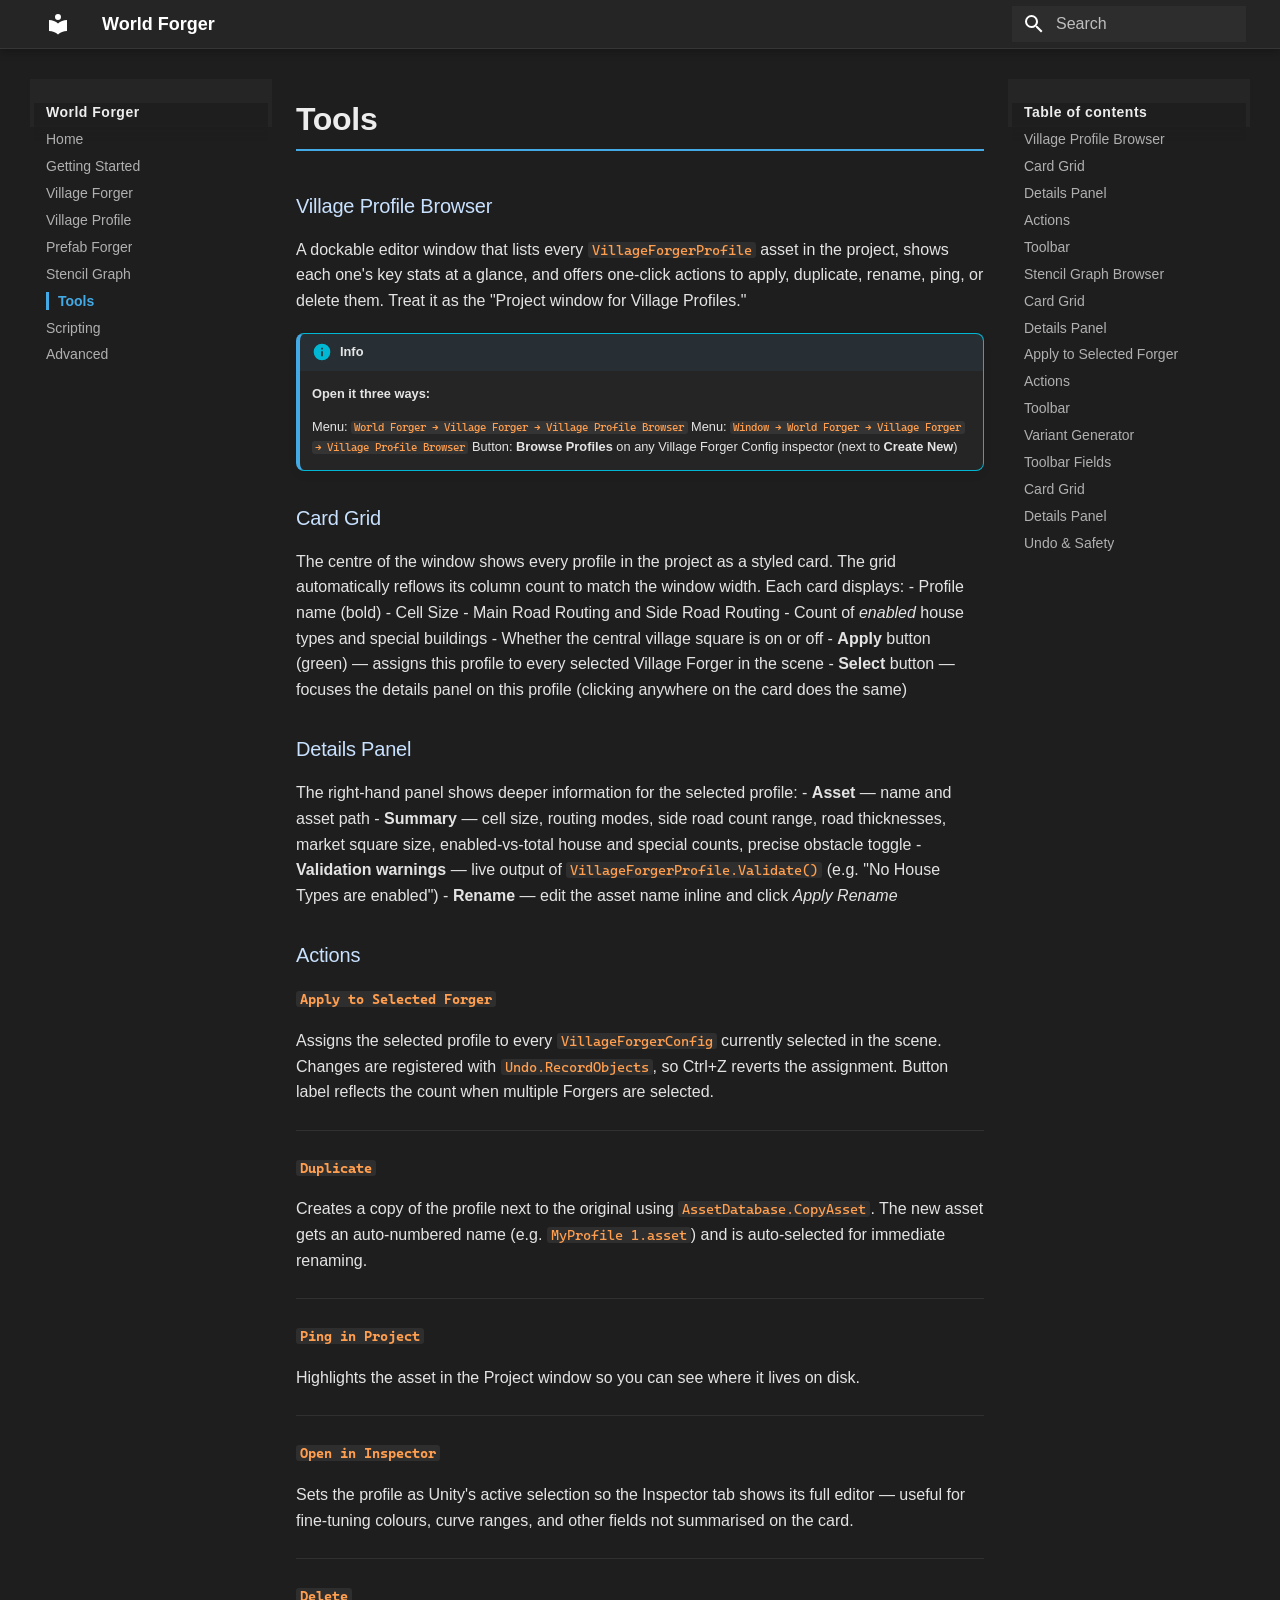
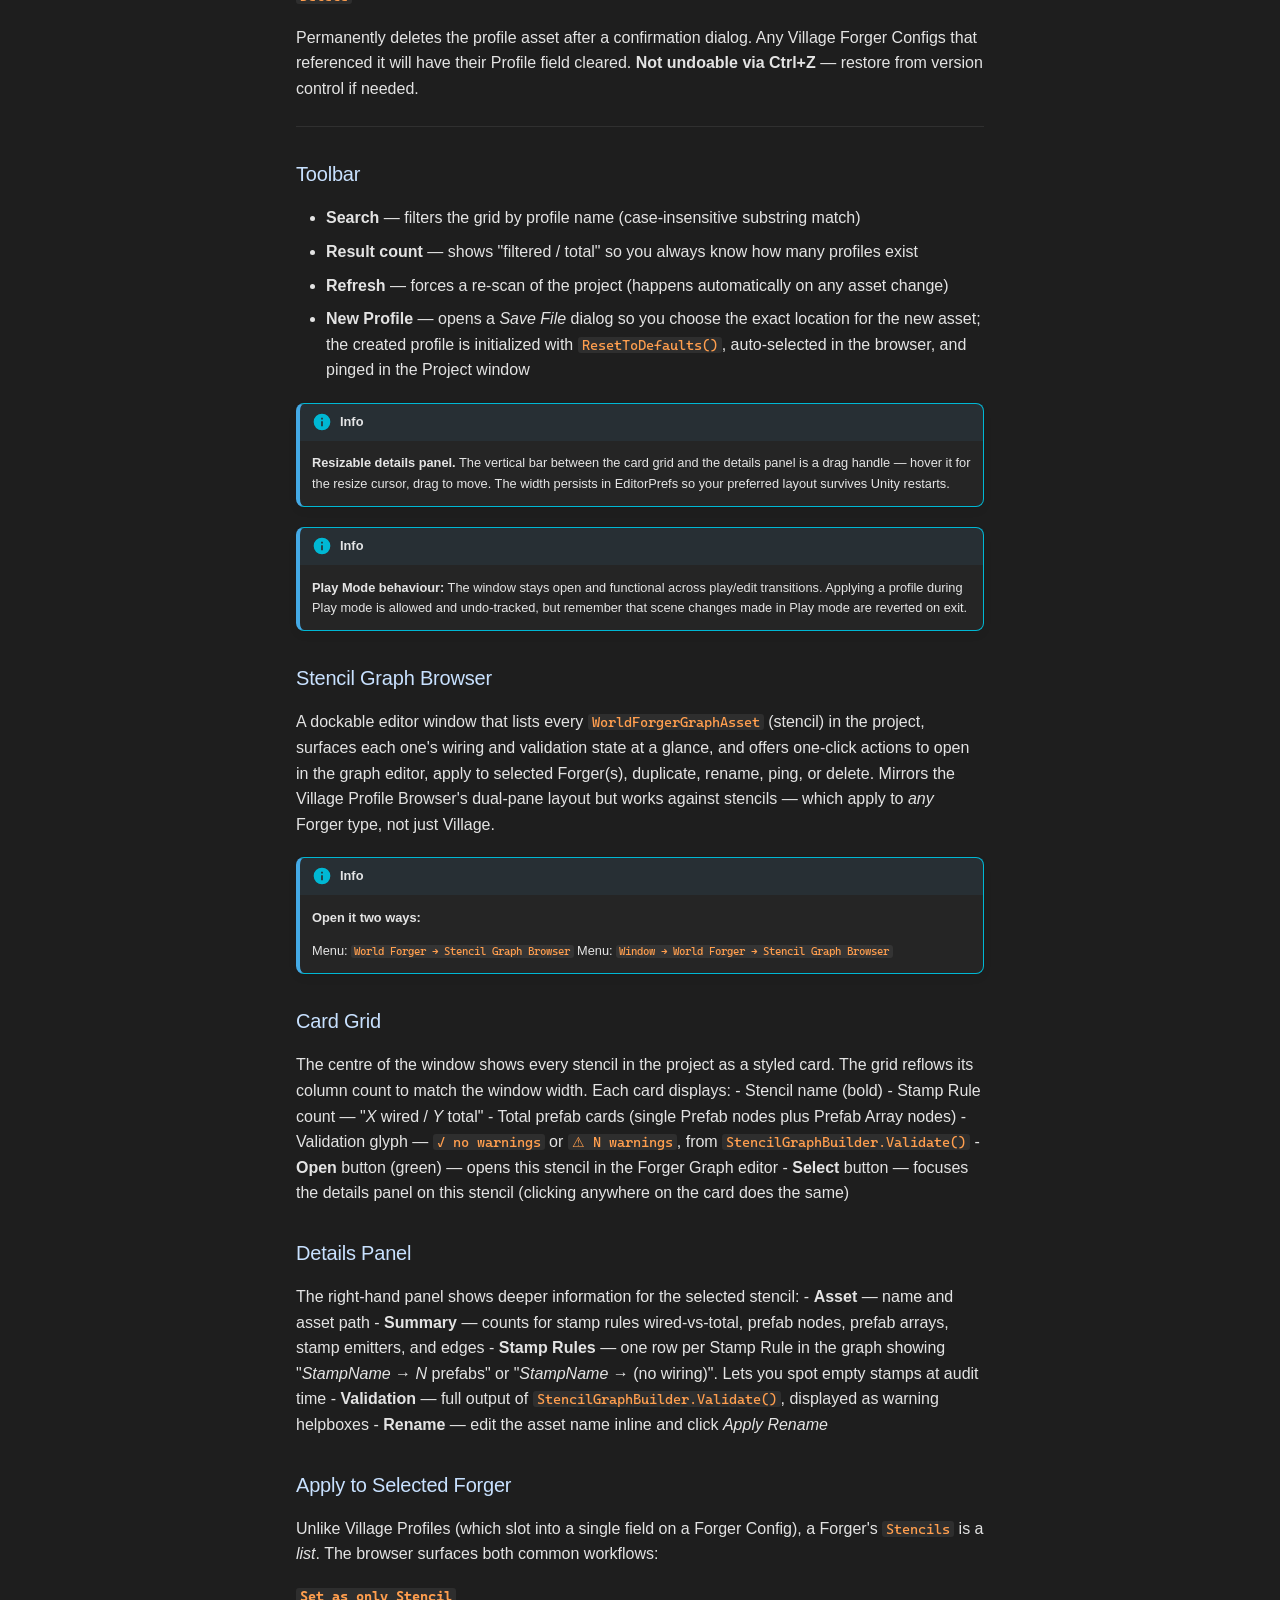
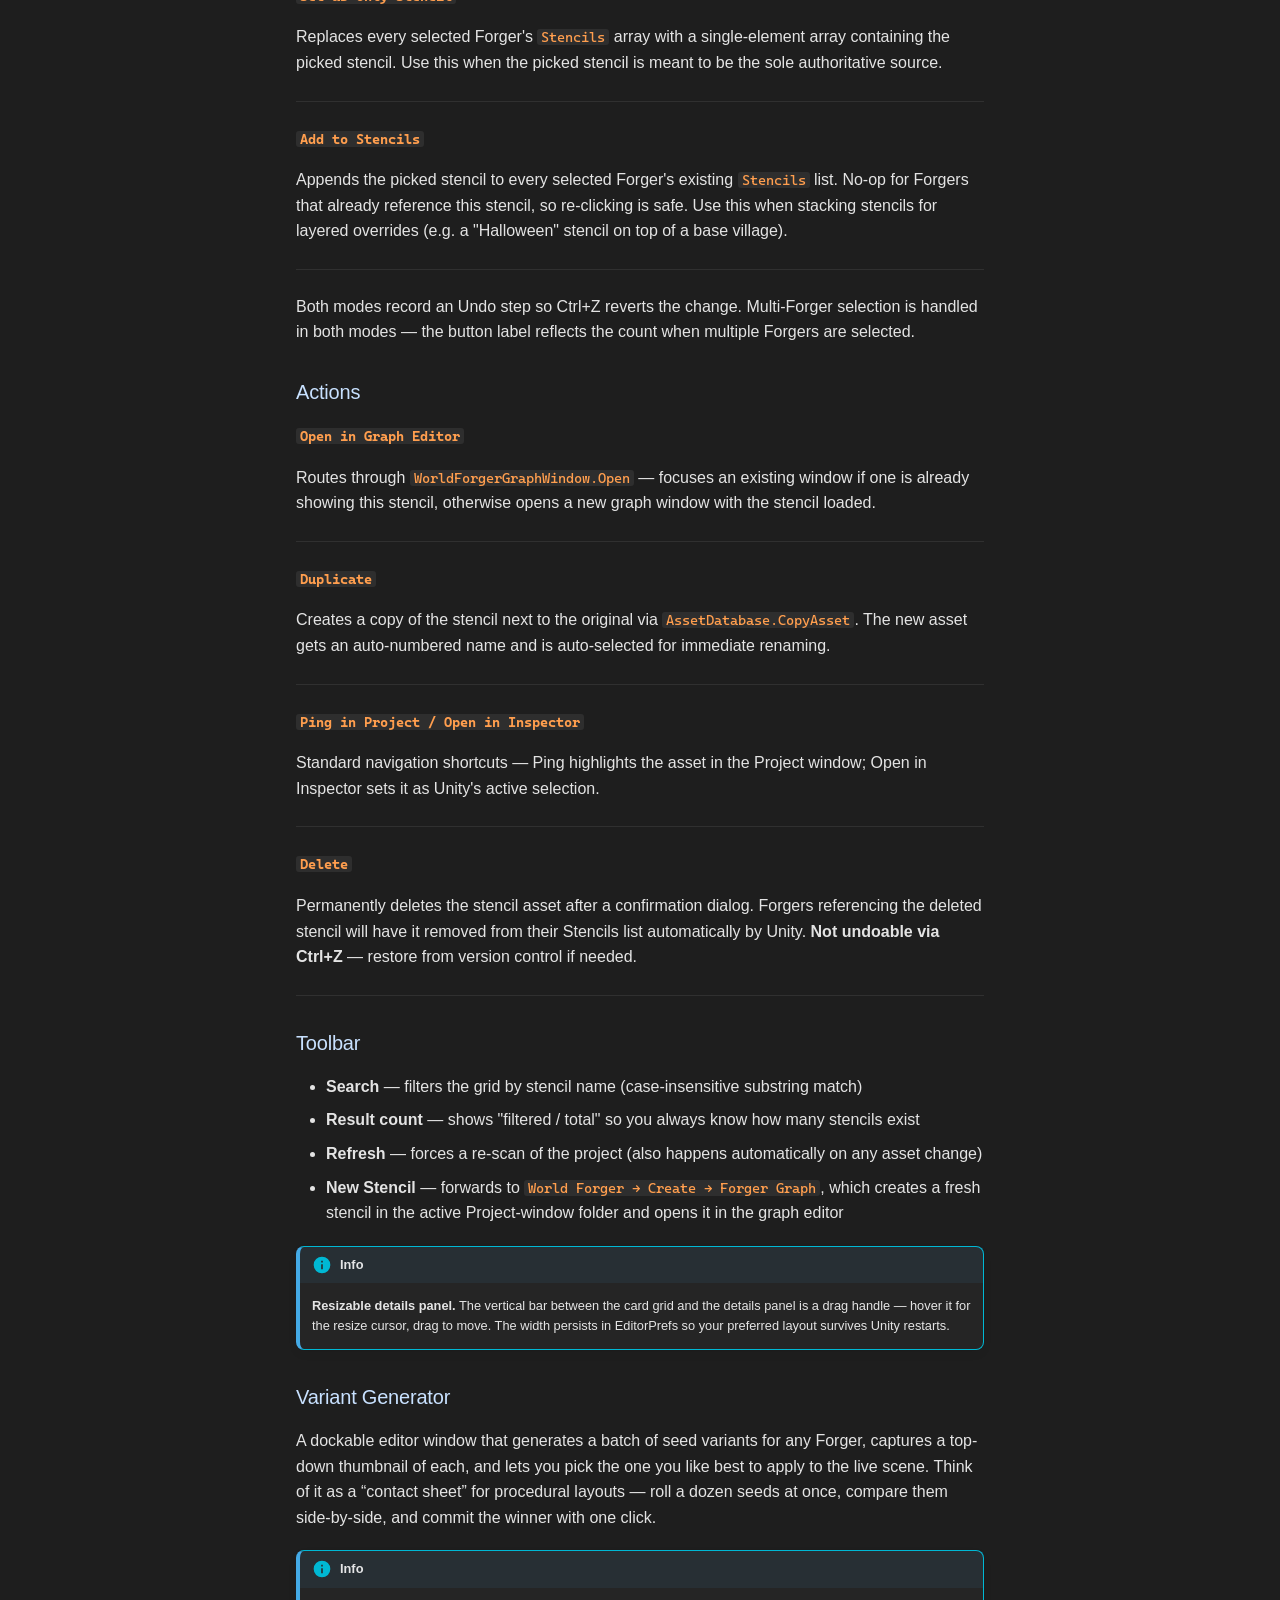
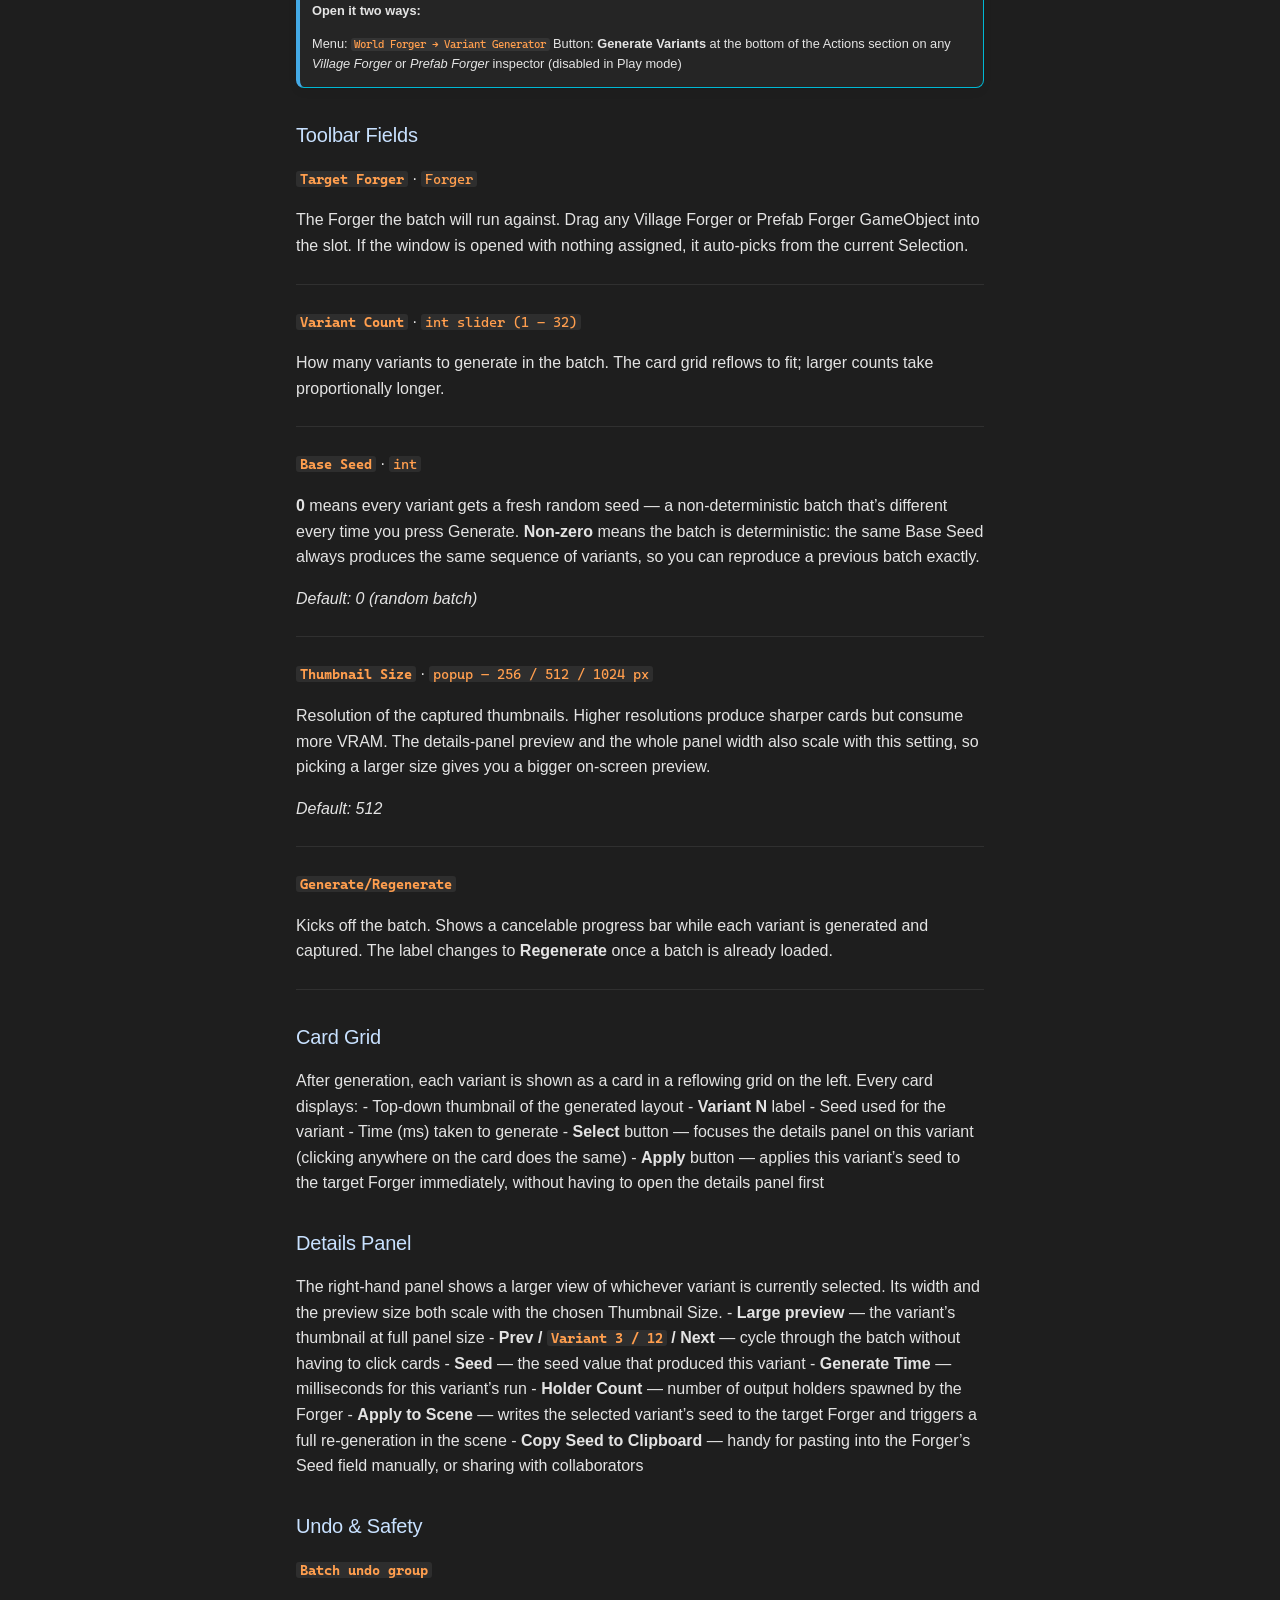
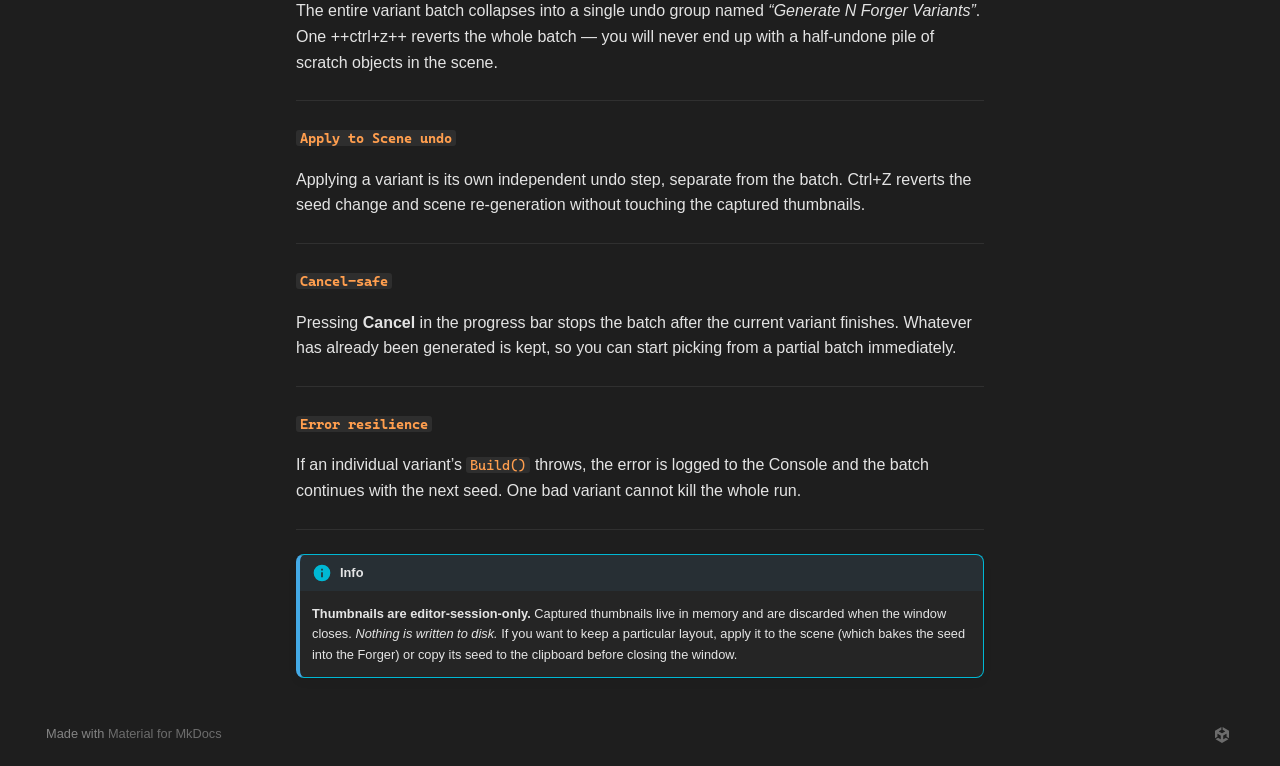
<file: tools/index.html>
<!doctype html>
<html lang="en" class="no-js">
  <head>
    
      <meta charset="utf-8">
      <meta name="viewport" content="width=device-width,initial-scale=1">
      
        <meta name="description" content="World Forger — Procedural world generation toolkit for Unity">
      
      
        <meta name="author" content="B2C3D">
      
      
        <link rel="canonical" href="https://b2c3d.github.io/World-Forger/tools/">
      
      
        <link rel="prev" href="../stencil-graph/">
      
      
        <link rel="next" href="../scripting/">
      
      
        
      
      
      <link rel="icon" href="../assets/images/favicon.png">
      <meta name="generator" content="mkdocs-1.6.1, mkdocs-material-9.7.6">
    
    
      
        <title>Tools - World Forger</title>
      
    
    
      <link rel="stylesheet" href="../assets/stylesheets/main.484c7ddc.min.css">
      
        
        <link rel="stylesheet" href="../assets/stylesheets/palette.ab4e12ef.min.css">
      
      


    
    
      
    
    
      
        
        
        <link rel="preconnect" href="https://fonts.gstatic.com" crossorigin>
        <link rel="stylesheet" href="https://fonts.googleapis.com/css?family=Segoe+UI:300,300i,400,400i,700,700i%7CCascadia+Code:400,400i,700,700i&display=fallback">
        <style>:root{--md-text-font:"Segoe UI";--md-code-font:"Cascadia Code"}</style>
      
    
    
      <link rel="stylesheet" href="../stylesheets/custom.css">
    
    <script>__md_scope=new URL("..",location),__md_hash=e=>[...e].reduce(((e,_)=>(e<<5)-e+_.charCodeAt(0)),0),__md_get=(e,_=localStorage,t=__md_scope)=>JSON.parse(_.getItem(t.pathname+"."+e)),__md_set=(e,_,t=localStorage,a=__md_scope)=>{try{t.setItem(a.pathname+"."+e,JSON.stringify(_))}catch(e){}}</script>
    
      

    
    
  </head>
  
  
    
    
    
    
    
    <body dir="ltr" data-md-color-scheme="slate" data-md-color-primary="custom" data-md-color-accent="custom">
  
    
    <input class="md-toggle" data-md-toggle="drawer" type="checkbox" id="__drawer" autocomplete="off">
    <input class="md-toggle" data-md-toggle="search" type="checkbox" id="__search" autocomplete="off">
    <label class="md-overlay" for="__drawer"></label>
    <div data-md-component="skip">
      
        
        <a href="#village-profile-browser" class="md-skip">
          Skip to content
        </a>
      
    </div>
    <div data-md-component="announce">
      
    </div>
    
    
      

  

<header class="md-header md-header--shadow" data-md-component="header">
  <nav class="md-header__inner md-grid" aria-label="Header">
    <a href=".." title="World Forger" class="md-header__button md-logo" aria-label="World Forger" data-md-component="logo">
      
  
  <svg xmlns="http://www.w3.org/2000/svg" viewBox="0 0 24 24"><path d="M12 8a3 3 0 0 0 3-3 3 3 0 0 0-3-3 3 3 0 0 0-3 3 3 3 0 0 0 3 3m0 3.54C9.64 9.35 6.5 8 3 8v11c3.5 0 6.64 1.35 9 3.54 2.36-2.19 5.5-3.54 9-3.54V8c-3.5 0-6.64 1.35-9 3.54"/></svg>

    </a>
    <label class="md-header__button md-icon" for="__drawer">
      
      <svg xmlns="http://www.w3.org/2000/svg" viewBox="0 0 24 24"><path d="M3 6h18v2H3zm0 5h18v2H3zm0 5h18v2H3z"/></svg>
    </label>
    <div class="md-header__title" data-md-component="header-title">
      <div class="md-header__ellipsis">
        <div class="md-header__topic">
          <span class="md-ellipsis">
            World Forger
          </span>
        </div>
        <div class="md-header__topic" data-md-component="header-topic">
          <span class="md-ellipsis">
            
              Tools
            
          </span>
        </div>
      </div>
    </div>
    
      
    
    
    
    
      
      
        <label class="md-header__button md-icon" for="__search">
          
          <svg xmlns="http://www.w3.org/2000/svg" viewBox="0 0 24 24"><path d="M9.5 3A6.5 6.5 0 0 1 16 9.5c0 1.61-.59 3.09-1.56 4.23l.27.27h.79l5 5-1.5 1.5-5-5v-.79l-.27-.27A6.52 6.52 0 0 1 9.5 16 6.5 6.5 0 0 1 3 9.5 6.5 6.5 0 0 1 9.5 3m0 2C7 5 5 7 5 9.5S7 14 9.5 14 14 12 14 9.5 12 5 9.5 5"/></svg>
        </label>
        <div class="md-search" data-md-component="search" role="dialog">
  <label class="md-search__overlay" for="__search"></label>
  <div class="md-search__inner" role="search">
    <form class="md-search__form" name="search">
      <input type="text" class="md-search__input" name="query" aria-label="Search" placeholder="Search" autocapitalize="off" autocorrect="off" autocomplete="off" spellcheck="false" data-md-component="search-query" required>
      <label class="md-search__icon md-icon" for="__search">
        
        <svg xmlns="http://www.w3.org/2000/svg" viewBox="0 0 24 24"><path d="M9.5 3A6.5 6.5 0 0 1 16 9.5c0 1.61-.59 3.09-1.56 4.23l.27.27h.79l5 5-1.5 1.5-5-5v-.79l-.27-.27A6.52 6.52 0 0 1 9.5 16 6.5 6.5 0 0 1 3 9.5 6.5 6.5 0 0 1 9.5 3m0 2C7 5 5 7 5 9.5S7 14 9.5 14 14 12 14 9.5 12 5 9.5 5"/></svg>
        
        <svg xmlns="http://www.w3.org/2000/svg" viewBox="0 0 24 24"><path d="M20 11v2H8l5.5 5.5-1.42 1.42L4.16 12l7.92-7.92L13.5 5.5 8 11z"/></svg>
      </label>
      <nav class="md-search__options" aria-label="Search">
        
        <button type="reset" class="md-search__icon md-icon" title="Clear" aria-label="Clear" tabindex="-1">
          
          <svg xmlns="http://www.w3.org/2000/svg" viewBox="0 0 24 24"><path d="M19 6.41 17.59 5 12 10.59 6.41 5 5 6.41 10.59 12 5 17.59 6.41 19 12 13.41 17.59 19 19 17.59 13.41 12z"/></svg>
        </button>
      </nav>
      
        <div class="md-search__suggest" data-md-component="search-suggest"></div>
      
    </form>
    <div class="md-search__output">
      <div class="md-search__scrollwrap" tabindex="0" data-md-scrollfix>
        <div class="md-search-result" data-md-component="search-result">
          <div class="md-search-result__meta">
            Initializing search
          </div>
          <ol class="md-search-result__list" role="presentation"></ol>
        </div>
      </div>
    </div>
  </div>
</div>
      
    
    
  </nav>
  
</header>
    
    <div class="md-container" data-md-component="container">
      
      
        
          
        
      
      <main class="md-main" data-md-component="main">
        <div class="md-main__inner md-grid">
          
            
              
              <div class="md-sidebar md-sidebar--primary" data-md-component="sidebar" data-md-type="navigation" >
                <div class="md-sidebar__scrollwrap">
                  <div class="md-sidebar__inner">
                    



<nav class="md-nav md-nav--primary" aria-label="Navigation" data-md-level="0">
  <label class="md-nav__title" for="__drawer">
    <a href=".." title="World Forger" class="md-nav__button md-logo" aria-label="World Forger" data-md-component="logo">
      
  
  <svg xmlns="http://www.w3.org/2000/svg" viewBox="0 0 24 24"><path d="M12 8a3 3 0 0 0 3-3 3 3 0 0 0-3-3 3 3 0 0 0-3 3 3 3 0 0 0 3 3m0 3.54C9.64 9.35 6.5 8 3 8v11c3.5 0 6.64 1.35 9 3.54 2.36-2.19 5.5-3.54 9-3.54V8c-3.5 0-6.64 1.35-9 3.54"/></svg>

    </a>
    World Forger
  </label>
  
  <ul class="md-nav__list" data-md-scrollfix>
    
      
      
  
  
  
  
    <li class="md-nav__item">
      <a href=".." class="md-nav__link">
        
  
  
  <span class="md-ellipsis">
    
  
    Home
  

    
  </span>
  
  

      </a>
    </li>
  

    
      
      
  
  
  
  
    <li class="md-nav__item">
      <a href="../getting-started/" class="md-nav__link">
        
  
  
  <span class="md-ellipsis">
    
  
    Getting Started
  

    
  </span>
  
  

      </a>
    </li>
  

    
      
      
  
  
  
  
    <li class="md-nav__item">
      <a href="../village-forger/" class="md-nav__link">
        
  
  
  <span class="md-ellipsis">
    
  
    Village Forger
  

    
  </span>
  
  

      </a>
    </li>
  

    
      
      
  
  
  
  
    <li class="md-nav__item">
      <a href="../village-profile/" class="md-nav__link">
        
  
  
  <span class="md-ellipsis">
    
  
    Village Profile
  

    
  </span>
  
  

      </a>
    </li>
  

    
      
      
  
  
  
  
    <li class="md-nav__item">
      <a href="../prefab-forger/" class="md-nav__link">
        
  
  
  <span class="md-ellipsis">
    
  
    Prefab Forger
  

    
  </span>
  
  

      </a>
    </li>
  

    
      
      
  
  
  
  
    <li class="md-nav__item">
      <a href="../stencil-graph/" class="md-nav__link">
        
  
  
  <span class="md-ellipsis">
    
  
    Stencil Graph
  

    
  </span>
  
  

      </a>
    </li>
  

    
      
      
  
  
    
  
  
  
    <li class="md-nav__item md-nav__item--active">
      
      <input class="md-nav__toggle md-toggle" type="checkbox" id="__toc">
      
      
      
        <label class="md-nav__link md-nav__link--active" for="__toc">
          
  
  
  <span class="md-ellipsis">
    
  
    Tools
  

    
  </span>
  
  

          <span class="md-nav__icon md-icon"></span>
        </label>
      
      <a href="./" class="md-nav__link md-nav__link--active">
        
  
  
  <span class="md-ellipsis">
    
  
    Tools
  

    
  </span>
  
  

      </a>
      
        

<nav class="md-nav md-nav--secondary" aria-label="Table of contents">
  
  
  
  
    <label class="md-nav__title" for="__toc">
      <span class="md-nav__icon md-icon"></span>
      Table of contents
    </label>
    <ul class="md-nav__list" data-md-component="toc" data-md-scrollfix>
      
        <li class="md-nav__item">
  <a href="#village-profile-browser" class="md-nav__link">
    <span class="md-ellipsis">
      
        Village Profile Browser
      
    </span>
  </a>
  
</li>
      
        <li class="md-nav__item">
  <a href="#card-grid" class="md-nav__link">
    <span class="md-ellipsis">
      
        Card Grid
      
    </span>
  </a>
  
</li>
      
        <li class="md-nav__item">
  <a href="#details-panel" class="md-nav__link">
    <span class="md-ellipsis">
      
        Details Panel
      
    </span>
  </a>
  
</li>
      
        <li class="md-nav__item">
  <a href="#actions" class="md-nav__link">
    <span class="md-ellipsis">
      
        Actions
      
    </span>
  </a>
  
</li>
      
        <li class="md-nav__item">
  <a href="#toolbar" class="md-nav__link">
    <span class="md-ellipsis">
      
        Toolbar
      
    </span>
  </a>
  
</li>
      
        <li class="md-nav__item">
  <a href="#stencil-graph-browser" class="md-nav__link">
    <span class="md-ellipsis">
      
        Stencil Graph Browser
      
    </span>
  </a>
  
</li>
      
        <li class="md-nav__item">
  <a href="#card-grid_1" class="md-nav__link">
    <span class="md-ellipsis">
      
        Card Grid
      
    </span>
  </a>
  
</li>
      
        <li class="md-nav__item">
  <a href="#details-panel_1" class="md-nav__link">
    <span class="md-ellipsis">
      
        Details Panel
      
    </span>
  </a>
  
</li>
      
        <li class="md-nav__item">
  <a href="#apply-to-selected-forger" class="md-nav__link">
    <span class="md-ellipsis">
      
        Apply to Selected Forger
      
    </span>
  </a>
  
</li>
      
        <li class="md-nav__item">
  <a href="#actions_1" class="md-nav__link">
    <span class="md-ellipsis">
      
        Actions
      
    </span>
  </a>
  
</li>
      
        <li class="md-nav__item">
  <a href="#toolbar_1" class="md-nav__link">
    <span class="md-ellipsis">
      
        Toolbar
      
    </span>
  </a>
  
</li>
      
        <li class="md-nav__item">
  <a href="#variant-generator" class="md-nav__link">
    <span class="md-ellipsis">
      
        Variant Generator
      
    </span>
  </a>
  
</li>
      
        <li class="md-nav__item">
  <a href="#toolbar-fields" class="md-nav__link">
    <span class="md-ellipsis">
      
        Toolbar Fields
      
    </span>
  </a>
  
</li>
      
        <li class="md-nav__item">
  <a href="#card-grid_2" class="md-nav__link">
    <span class="md-ellipsis">
      
        Card Grid
      
    </span>
  </a>
  
</li>
      
        <li class="md-nav__item">
  <a href="#details-panel_2" class="md-nav__link">
    <span class="md-ellipsis">
      
        Details Panel
      
    </span>
  </a>
  
</li>
      
        <li class="md-nav__item">
  <a href="#undo-safety" class="md-nav__link">
    <span class="md-ellipsis">
      
        Undo &amp; Safety
      
    </span>
  </a>
  
</li>
      
    </ul>
  
</nav>
      
    </li>
  

    
      
      
  
  
  
  
    <li class="md-nav__item">
      <a href="../scripting/" class="md-nav__link">
        
  
  
  <span class="md-ellipsis">
    
  
    Scripting
  

    
  </span>
  
  

      </a>
    </li>
  

    
      
      
  
  
  
  
    <li class="md-nav__item">
      <a href="../advanced/" class="md-nav__link">
        
  
  
  <span class="md-ellipsis">
    
  
    Advanced
  

    
  </span>
  
  

      </a>
    </li>
  

    
  </ul>
</nav>
                  </div>
                </div>
              </div>
            
            
              
              <div class="md-sidebar md-sidebar--secondary" data-md-component="sidebar" data-md-type="toc" >
                <div class="md-sidebar__scrollwrap">
                  <div class="md-sidebar__inner">
                    

<nav class="md-nav md-nav--secondary" aria-label="Table of contents">
  
  
  
  
    <label class="md-nav__title" for="__toc">
      <span class="md-nav__icon md-icon"></span>
      Table of contents
    </label>
    <ul class="md-nav__list" data-md-component="toc" data-md-scrollfix>
      
        <li class="md-nav__item">
  <a href="#village-profile-browser" class="md-nav__link">
    <span class="md-ellipsis">
      
        Village Profile Browser
      
    </span>
  </a>
  
</li>
      
        <li class="md-nav__item">
  <a href="#card-grid" class="md-nav__link">
    <span class="md-ellipsis">
      
        Card Grid
      
    </span>
  </a>
  
</li>
      
        <li class="md-nav__item">
  <a href="#details-panel" class="md-nav__link">
    <span class="md-ellipsis">
      
        Details Panel
      
    </span>
  </a>
  
</li>
      
        <li class="md-nav__item">
  <a href="#actions" class="md-nav__link">
    <span class="md-ellipsis">
      
        Actions
      
    </span>
  </a>
  
</li>
      
        <li class="md-nav__item">
  <a href="#toolbar" class="md-nav__link">
    <span class="md-ellipsis">
      
        Toolbar
      
    </span>
  </a>
  
</li>
      
        <li class="md-nav__item">
  <a href="#stencil-graph-browser" class="md-nav__link">
    <span class="md-ellipsis">
      
        Stencil Graph Browser
      
    </span>
  </a>
  
</li>
      
        <li class="md-nav__item">
  <a href="#card-grid_1" class="md-nav__link">
    <span class="md-ellipsis">
      
        Card Grid
      
    </span>
  </a>
  
</li>
      
        <li class="md-nav__item">
  <a href="#details-panel_1" class="md-nav__link">
    <span class="md-ellipsis">
      
        Details Panel
      
    </span>
  </a>
  
</li>
      
        <li class="md-nav__item">
  <a href="#apply-to-selected-forger" class="md-nav__link">
    <span class="md-ellipsis">
      
        Apply to Selected Forger
      
    </span>
  </a>
  
</li>
      
        <li class="md-nav__item">
  <a href="#actions_1" class="md-nav__link">
    <span class="md-ellipsis">
      
        Actions
      
    </span>
  </a>
  
</li>
      
        <li class="md-nav__item">
  <a href="#toolbar_1" class="md-nav__link">
    <span class="md-ellipsis">
      
        Toolbar
      
    </span>
  </a>
  
</li>
      
        <li class="md-nav__item">
  <a href="#variant-generator" class="md-nav__link">
    <span class="md-ellipsis">
      
        Variant Generator
      
    </span>
  </a>
  
</li>
      
        <li class="md-nav__item">
  <a href="#toolbar-fields" class="md-nav__link">
    <span class="md-ellipsis">
      
        Toolbar Fields
      
    </span>
  </a>
  
</li>
      
        <li class="md-nav__item">
  <a href="#card-grid_2" class="md-nav__link">
    <span class="md-ellipsis">
      
        Card Grid
      
    </span>
  </a>
  
</li>
      
        <li class="md-nav__item">
  <a href="#details-panel_2" class="md-nav__link">
    <span class="md-ellipsis">
      
        Details Panel
      
    </span>
  </a>
  
</li>
      
        <li class="md-nav__item">
  <a href="#undo-safety" class="md-nav__link">
    <span class="md-ellipsis">
      
        Undo &amp; Safety
      
    </span>
  </a>
  
</li>
      
    </ul>
  
</nav>
                  </div>
                </div>
              </div>
            
          
          
            <div class="md-content" data-md-component="content">
              
              <article class="md-content__inner md-typeset">
                
                  



  <h1>Tools</h1>

<h3 id="village-profile-browser">Village Profile Browser<a class="headerlink" href="#village-profile-browser" title="Permanent link">&para;</a></h3>
<p>A dockable editor window that lists every <code>VillageForgerProfile</code> asset in the project,
        shows each one's key stats at a glance, and offers one-click actions to apply, duplicate, rename,
        ping, or delete them. Treat it as the "Project window for Village Profiles."</p>
<div class="admonition info">
<p class="admonition-title">Info</p>
<p><strong>Open it three ways:</strong></p>
<p>Menu: <code>World Forger → Village Forger → Village Profile Browser</code>
Menu: <code>Window → World Forger → Village Forger → Village Profile Browser</code>
Button: <strong>Browse Profiles</strong> on any Village Forger Config inspector (next to <strong>Create New</strong>)</p>
</div>
<h3 id="card-grid">Card Grid<a class="headerlink" href="#card-grid" title="Permanent link">&para;</a></h3>
<p>The centre of the window shows every profile in the project as a styled card. The grid
            automatically reflows its column count to match the window width. Each card displays:
- Profile name (bold)
- Cell Size
- Main Road Routing and Side Road Routing
- Count of <em>enabled</em> house types and special buildings
- Whether the central village square is on or off
- <strong>Apply</strong> button (green) — assigns this profile to every selected Village Forger in the scene
- <strong>Select</strong> button — focuses the details panel on this profile (clicking anywhere on the card does the same)</p>
<h3 id="details-panel">Details Panel<a class="headerlink" href="#details-panel" title="Permanent link">&para;</a></h3>
<p>The right-hand panel shows deeper information for the selected profile:
- <strong>Asset</strong> — name and asset path
- <strong>Summary</strong> — cell size, routing modes, side road count range, road thicknesses, market square size, enabled-vs-total house and special counts, precise obstacle toggle
- <strong>Validation warnings</strong> — live output of <code>VillageForgerProfile.Validate()</code> (e.g. "No House Types are enabled")
- <strong>Rename</strong> — edit the asset name inline and click <em>Apply Rename</em></p>
<h3 id="actions">Actions<a class="headerlink" href="#actions" title="Permanent link">&para;</a></h3>
<p><strong><code>Apply to Selected Forger</code></strong></p>
<p>Assigns the selected profile to every <code>VillageForgerConfig</code>
                currently selected in the scene. Changes are registered with <code>Undo.RecordObjects</code>,
                so Ctrl+Z reverts the assignment. Button label reflects the count when multiple Forgers are selected.</p>
<hr />
<p><strong><code>Duplicate</code></strong></p>
<p>Creates a copy of the profile next to the original using
                <code>AssetDatabase.CopyAsset</code>. The new asset gets an auto-numbered name
                (e.g. <code>MyProfile 1.asset</code>) and is auto-selected for immediate renaming.</p>
<hr />
<p><strong><code>Ping in Project</code></strong></p>
<p>Highlights the asset in the Project window so you can see where it lives on disk.</p>
<hr />
<p><strong><code>Open in Inspector</code></strong></p>
<p>Sets the profile as Unity's active selection so the Inspector tab shows its full editor
                — useful for fine-tuning colours, curve ranges, and other fields not summarised on the card.</p>
<hr />
<p><strong><code>Delete</code></strong></p>
<p>Permanently deletes the profile asset after a confirmation dialog.
                Any Village Forger Configs that referenced it will have their Profile field cleared.
                <strong>Not undoable via Ctrl+Z</strong> — restore from version control if needed.</p>
<hr />
<h3 id="toolbar">Toolbar<a class="headerlink" href="#toolbar" title="Permanent link">&para;</a></h3>
<ul>
<li><strong>Search</strong> — filters the grid by profile name (case-insensitive substring match)</li>
<li><strong>Result count</strong> — shows "filtered / total" so you always know how many profiles exist</li>
<li><strong>Refresh</strong> — forces a re-scan of the project (happens automatically on any asset change)</li>
<li><strong>New Profile</strong> — opens a <em>Save File</em> dialog so you choose the exact location for the new asset; the created profile is initialized with <code>ResetToDefaults()</code>, auto-selected in the browser, and pinged in the Project window</li>
</ul>
<div class="admonition info">
<p class="admonition-title">Info</p>
<p><strong>Resizable details panel.</strong> The vertical bar between the card grid and the details
        panel is a drag handle — hover it for the resize cursor, drag to move. The width persists in
        EditorPrefs so your preferred layout survives Unity restarts.</p>
</div>
<div class="admonition info">
<p class="admonition-title">Info</p>
<p><strong>Play Mode behaviour:</strong> The window stays open and functional across play/edit transitions.
        Applying a profile during Play mode is allowed and undo-tracked, but remember that scene changes made
        in Play mode are reverted on exit.</p>
</div>
<h3 id="stencil-graph-browser">Stencil Graph Browser<a class="headerlink" href="#stencil-graph-browser" title="Permanent link">&para;</a></h3>
<p>A dockable editor window that lists every <code>WorldForgerGraphAsset</code> (stencil) in the
        project, surfaces each one's wiring and validation state at a glance, and offers one-click
        actions to open in the graph editor, apply to selected Forger(s), duplicate, rename, ping, or
        delete. Mirrors the Village Profile Browser's dual-pane layout but works against stencils —
        which apply to <em>any</em> Forger type, not just Village.</p>
<div class="admonition info">
<p class="admonition-title">Info</p>
<p><strong>Open it two ways:</strong></p>
<p>Menu: <code>World Forger → Stencil Graph Browser</code>
Menu: <code>Window → World Forger → Stencil Graph Browser</code></p>
</div>
<h3 id="card-grid_1">Card Grid<a class="headerlink" href="#card-grid_1" title="Permanent link">&para;</a></h3>
<p>The centre of the window shows every stencil in the project as a styled card. The grid
            reflows its column count to match the window width. Each card displays:
- Stencil name (bold)
- Stamp Rule count — "<em>X</em> wired / <em>Y</em> total"
- Total prefab cards (single Prefab nodes plus Prefab Array nodes)
- Validation glyph — <code>✓ no warnings</code> or <code>⚠ N warnings</code>,
            from <code>StencilGraphBuilder.Validate()</code>
- <strong>Open</strong> button (green) — opens this stencil in the Forger Graph editor
- <strong>Select</strong> button — focuses the details panel on this stencil
            (clicking anywhere on the card does the same)</p>
<h3 id="details-panel_1">Details Panel<a class="headerlink" href="#details-panel_1" title="Permanent link">&para;</a></h3>
<p>The right-hand panel shows deeper information for the selected stencil:
- <strong>Asset</strong> — name and asset path
- <strong>Summary</strong> — counts for stamp rules wired-vs-total, prefab nodes,
            prefab arrays, stamp emitters, and edges
- <strong>Stamp Rules</strong> — one row per Stamp Rule in the graph showing
            "<em>StampName</em> → <em>N</em> prefabs" or "<em>StampName</em> → (no wiring)".
            Lets you spot empty stamps at audit time
- <strong>Validation</strong> — full output of
            <code>StencilGraphBuilder.Validate()</code>, displayed as warning helpboxes
- <strong>Rename</strong> — edit the asset name inline and click <em>Apply Rename</em></p>
<h3 id="apply-to-selected-forger">Apply to Selected Forger<a class="headerlink" href="#apply-to-selected-forger" title="Permanent link">&para;</a></h3>
<p>Unlike Village Profiles (which slot into a single field on a Forger Config), a Forger's
            <code>Stencils</code> is a <em>list</em>. The browser surfaces both common workflows:</p>
<p><strong><code>Set as only Stencil</code></strong></p>
<p>Replaces every selected Forger's <code>Stencils</code> array with a
                single-element array containing the picked stencil. Use this when the picked stencil is
                meant to be the sole authoritative source.</p>
<hr />
<p><strong><code>Add to Stencils</code></strong></p>
<p>Appends the picked stencil to every selected Forger's existing
                <code>Stencils</code> list. No-op for Forgers that already reference this stencil, so
                re-clicking is safe. Use this when stacking stencils for layered overrides
                (e.g. a "Halloween" stencil on top of a base village).</p>
<hr />
<p>Both modes record an Undo step so Ctrl+Z reverts the change. Multi-Forger selection is
            handled in both modes — the button label reflects the count when multiple Forgers are selected.</p>
<h3 id="actions_1">Actions<a class="headerlink" href="#actions_1" title="Permanent link">&para;</a></h3>
<p><strong><code>Open in Graph Editor</code></strong></p>
<p>Routes through <code>WorldForgerGraphWindow.Open</code> — focuses
                an existing window if one is already showing this stencil, otherwise opens a new graph
                window with the stencil loaded.</p>
<hr />
<p><strong><code>Duplicate</code></strong></p>
<p>Creates a copy of the stencil next to the original via
                <code>AssetDatabase.CopyAsset</code>. The new asset gets an auto-numbered name and is
                auto-selected for immediate renaming.</p>
<hr />
<p><strong><code>Ping in Project / Open in Inspector</code></strong></p>
<p>Standard navigation shortcuts — Ping highlights the asset in the
                Project window; Open in Inspector sets it as Unity's active selection.</p>
<hr />
<p><strong><code>Delete</code></strong></p>
<p>Permanently deletes the stencil asset after a confirmation dialog.
                Forgers referencing the deleted stencil will have it removed from their Stencils list
                automatically by Unity. <strong>Not undoable via Ctrl+Z</strong> — restore from
                version control if needed.</p>
<hr />
<h3 id="toolbar_1">Toolbar<a class="headerlink" href="#toolbar_1" title="Permanent link">&para;</a></h3>
<ul>
<li><strong>Search</strong> — filters the grid by stencil name (case-insensitive substring match)</li>
<li><strong>Result count</strong> — shows "filtered / total" so you always know how many stencils exist</li>
<li><strong>Refresh</strong> — forces a re-scan of the project (also happens automatically on any asset change)</li>
<li><strong>New Stencil</strong> — forwards to <code>World Forger → Create → Forger Graph</code>,
            which creates a fresh stencil in the active Project-window folder and opens it in the graph editor</li>
</ul>
<div class="admonition info">
<p class="admonition-title">Info</p>
<p><strong>Resizable details panel.</strong> The vertical bar between the card grid and the details
        panel is a drag handle — hover it for the resize cursor, drag to move. The width persists in
        EditorPrefs so your preferred layout survives Unity restarts.</p>
</div>
<h3 id="variant-generator">Variant Generator<a class="headerlink" href="#variant-generator" title="Permanent link">&para;</a></h3>
<p>A dockable editor window that generates a batch of seed variants for any Forger, captures a
        top-down thumbnail of each, and lets you pick the one you like best to apply to the live scene.
        Think of it as a “contact sheet” for procedural layouts — roll a dozen seeds at
        once, compare them side-by-side, and commit the winner with one click.</p>
<div class="admonition info">
<p class="admonition-title">Info</p>
<p><strong>Open it two ways:</strong></p>
<p>Menu: <code>World Forger → Variant Generator</code>
Button: <strong>Generate Variants</strong> at the bottom of the Actions section on any
            <em>Village Forger</em> or <em>Prefab Forger</em> inspector (disabled in Play mode)</p>
</div>
<h3 id="toolbar-fields">Toolbar Fields<a class="headerlink" href="#toolbar-fields" title="Permanent link">&para;</a></h3>
<p><strong><code>Target Forger</code></strong> · <code>Forger</code></p>
<p>The Forger the batch will run against. Drag any Village Forger or
                Prefab Forger GameObject into the slot. If the window is opened with nothing assigned,
                it auto-picks from the current Selection.</p>
<hr />
<p><strong><code>Variant Count</code></strong> · <code>int slider (1 – 32)</code></p>
<p>How many variants to generate in the batch. The card grid reflows to
                fit; larger counts take proportionally longer.</p>
<hr />
<p><strong><code>Base Seed</code></strong> · <code>int</code></p>
<p><strong>0</strong> means every variant gets a fresh random seed —
                a non-deterministic batch that’s different every time you press Generate.
                <strong>Non-zero</strong> means the batch is deterministic: the same Base Seed always
                produces the same sequence of variants, so you can reproduce a previous batch exactly.</p>
<p><em>Default: 0 (random batch)</em></p>
<hr />
<p><strong><code>Thumbnail Size</code></strong> · <code>popup — 256 / 512 / 1024 px</code></p>
<p>Resolution of the captured thumbnails. Higher resolutions produce
                sharper cards but consume more VRAM. The details-panel preview and the whole panel width
                also scale with this setting, so picking a larger size gives you a bigger on-screen preview.</p>
<p><em>Default: 512</em></p>
<hr />
<p><strong><code>Generate/Regenerate</code></strong></p>
<p>Kicks off the batch. Shows a cancelable progress bar while each
                variant is generated and captured. The label changes to <strong>Regenerate</strong> once
                a batch is already loaded.</p>
<hr />
<h3 id="card-grid_2">Card Grid<a class="headerlink" href="#card-grid_2" title="Permanent link">&para;</a></h3>
<p>After generation, each variant is shown as a card in a reflowing grid on the left. Every card
            displays:
- Top-down thumbnail of the generated layout
- <strong>Variant N</strong> label
- Seed used for the variant
- Time (ms) taken to generate
- <strong>Select</strong> button — focuses the details panel on this variant (clicking
            anywhere on the card does the same)
- <strong>Apply</strong> button — applies this variant’s seed to the target Forger
            immediately, without having to open the details panel first</p>
<h3 id="details-panel_2">Details Panel<a class="headerlink" href="#details-panel_2" title="Permanent link">&para;</a></h3>
<p>The right-hand panel shows a larger view of whichever variant is currently selected. Its width
            and the preview size both scale with the chosen Thumbnail Size.
- <strong>Large preview</strong> — the variant’s thumbnail at full panel size
- <strong>Prev / <code>Variant 3 / 12</code> / Next</strong> — cycle through the batch
            without having to click cards
- <strong>Seed</strong> — the seed value that produced this variant
- <strong>Generate Time</strong> — milliseconds for this variant’s run
- <strong>Holder Count</strong> — number of output holders spawned by the Forger
- <strong>Apply to Scene</strong> — writes the selected variant’s seed to the
            target Forger and triggers a full re-generation in the scene
- <strong>Copy Seed to Clipboard</strong> — handy for pasting into the Forger’s
            Seed field manually, or sharing with collaborators</p>
<h3 id="undo-safety">Undo &amp; Safety<a class="headerlink" href="#undo-safety" title="Permanent link">&para;</a></h3>
<p><strong><code>Batch undo group</code></strong></p>
<p>The entire variant batch collapses into a single undo group named
                <em>“Generate N Forger Variants”</em>. One ++ctrl+z++ reverts the whole
                batch — you will never end up with a half-undone pile of scratch objects in the scene.</p>
<hr />
<p><strong><code>Apply to Scene undo</code></strong></p>
<p>Applying a variant is its own independent undo step, separate from
                the batch. Ctrl+Z reverts the seed change and scene re-generation without touching the
                captured thumbnails.</p>
<hr />
<p><strong><code>Cancel-safe</code></strong></p>
<p>Pressing <strong>Cancel</strong> in the progress bar stops the batch
                after the current variant finishes. Whatever has already been generated is kept, so you
                can start picking from a partial batch immediately.</p>
<hr />
<p><strong><code>Error resilience</code></strong></p>
<p>If an individual variant’s <code>Build()</code> throws, the
                error is logged to the Console and the batch continues with the next seed. One bad
                variant cannot kill the whole run.</p>
<hr />
<div class="admonition info">
<p class="admonition-title">Info</p>
<p><strong>Thumbnails are editor-session-only.</strong> Captured thumbnails live in memory and are
        discarded when the window closes. <em>Nothing is written to disk.</em> If you want to keep a
        particular layout, apply it to the scene (which bakes the seed into the Forger) or copy its seed
        to the clipboard before closing the window.</p>
</div>












                
              </article>
            </div>
          
          
<script>var target=document.getElementById(location.hash.slice(1));target&&target.name&&(target.checked=target.name.startsWith("__tabbed_"))</script>
        </div>
        
          <button type="button" class="md-top md-icon" data-md-component="top" hidden>
  
  <svg xmlns="http://www.w3.org/2000/svg" viewBox="0 0 24 24"><path d="M13 20h-2V8l-5.5 5.5-1.42-1.42L12 4.16l7.92 7.92-1.42 1.42L13 8z"/></svg>
  Back to top
</button>
        
      </main>
      
        <footer class="md-footer">
  
  <div class="md-footer-meta md-typeset">
    <div class="md-footer-meta__inner md-grid">
      <div class="md-copyright">
  
  
    Made with
    <a href="https://squidfunk.github.io/mkdocs-material/" target="_blank" rel="noopener">
      Material for MkDocs
    </a>
  
</div>
      
        
<div class="md-social">
  
    
    
    
    
      
      
    
    <a href="https://assetstore.unity.com" target="_blank" rel="noopener" title="assetstore.unity.com" class="md-social__link">
      <svg xmlns="http://www.w3.org/2000/svg" viewBox="0 0 448 512"><!--! Font Awesome Free 7.1.0 by @fontawesome - https://fontawesome.com License - https://fontawesome.com/license/free (Icons: CC BY 4.0, Fonts: SIL OFL 1.1, Code: MIT License) Copyright 2025 Fonticons, Inc.--><path d="m243.6 91.6 80.1 46.8c2.9 1.6 3 6.2 0 7.8l-95.2 55.6c-2.9 1.7-6.3 1.6-9 0l-95.2-55.6c-2.9-1.6-3-6.3 0-7.8l80.1-46.8V0L0 119.4v238.8l78.4-45.8v-93.6c-.1-3.3 3.8-5.7 6.7-3.9l95.2 55.6c2.9 1.7 4.5 4.7 4.5 7.8v111.2c.1 3.3-3.8 5.7-6.7 3.9L98 346.8l-78.4 45.8L224 512l204.4-119.4-78.4-45.8-80.1 46.8c-2.8 1.7-6.8-.5-6.7-3.9V278.5c0-3.3 1.8-6.3 4.5-7.8l95.2-55.7c2.8-1.7 6.8.5 6.7 3.9v93.6l78.4 45.8V119.5L243.6.1v91.6z"/></svg>
    </a>
  
</div>
      
    </div>
  </div>
</footer>
      
    </div>
    <div class="md-dialog" data-md-component="dialog">
      <div class="md-dialog__inner md-typeset"></div>
    </div>
    
    
    
      
      
      <script id="__config" type="application/json">{"annotate": null, "base": "..", "features": ["navigation.sections", "navigation.expand", "navigation.top", "navigation.indexes", "search.highlight", "search.suggest", "content.code.copy", "toc.follow"], "search": "../assets/javascripts/workers/search.2c215733.min.js", "tags": null, "translations": {"clipboard.copied": "Copied to clipboard", "clipboard.copy": "Copy to clipboard", "search.result.more.one": "1 more on this page", "search.result.more.other": "# more on this page", "search.result.none": "No matching documents", "search.result.one": "1 matching document", "search.result.other": "# matching documents", "search.result.placeholder": "Type to start searching", "search.result.term.missing": "Missing", "select.version": "Select version"}, "version": null}</script>
    
    
      <script src="../assets/javascripts/bundle.79ae519e.min.js"></script>
      
    
  </body>
</html>
</file>
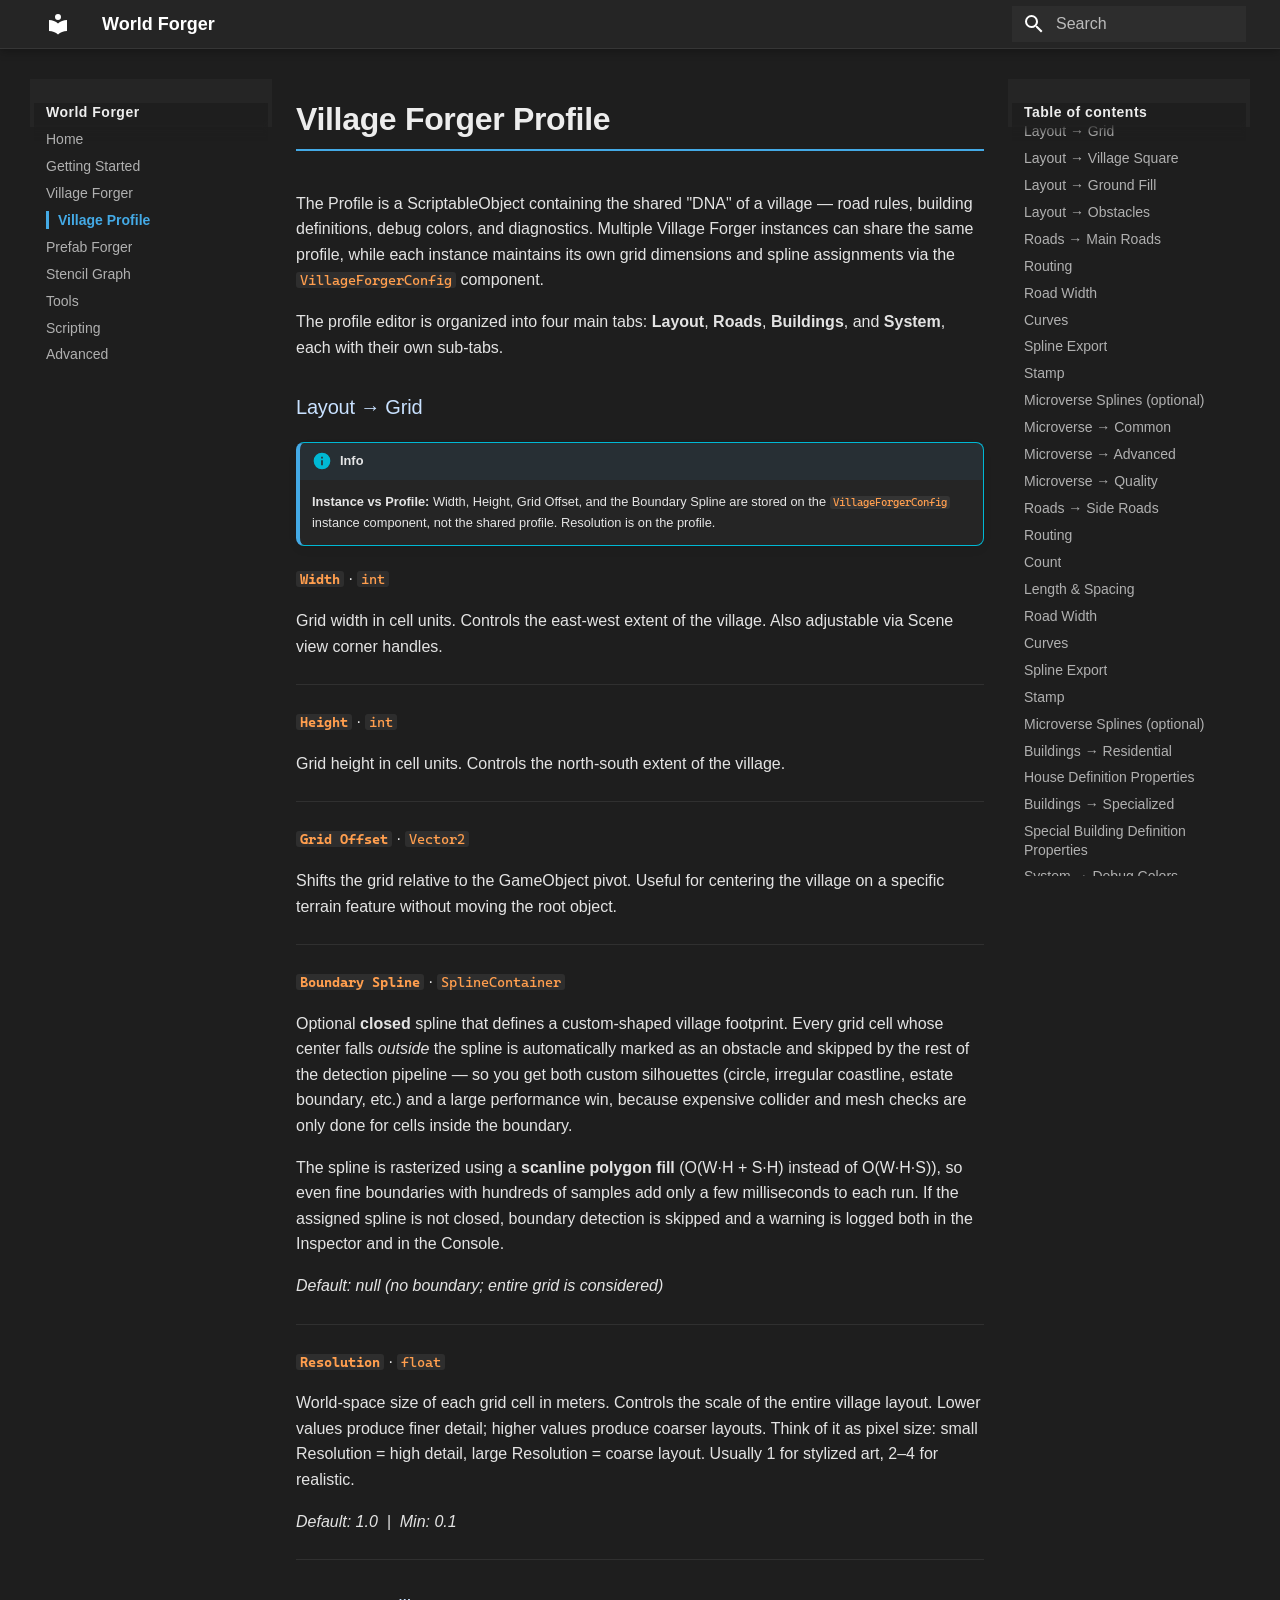
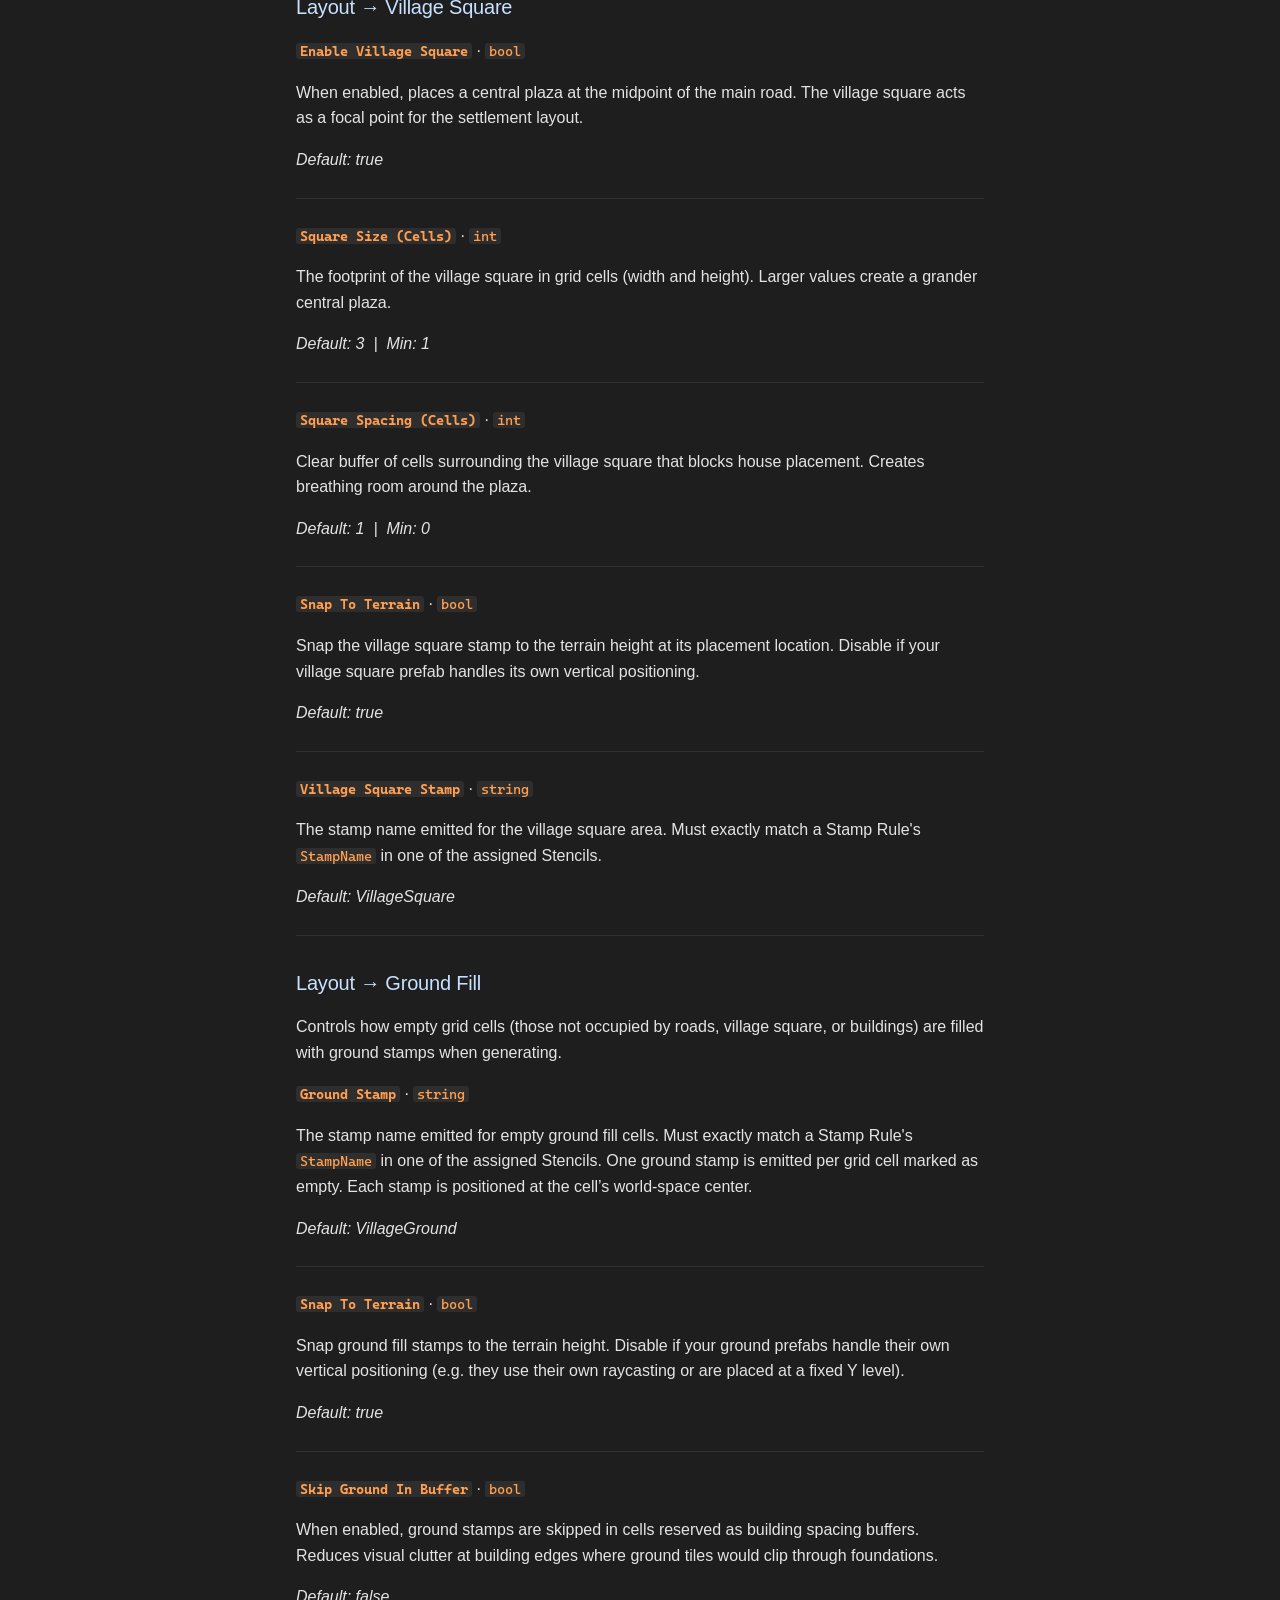
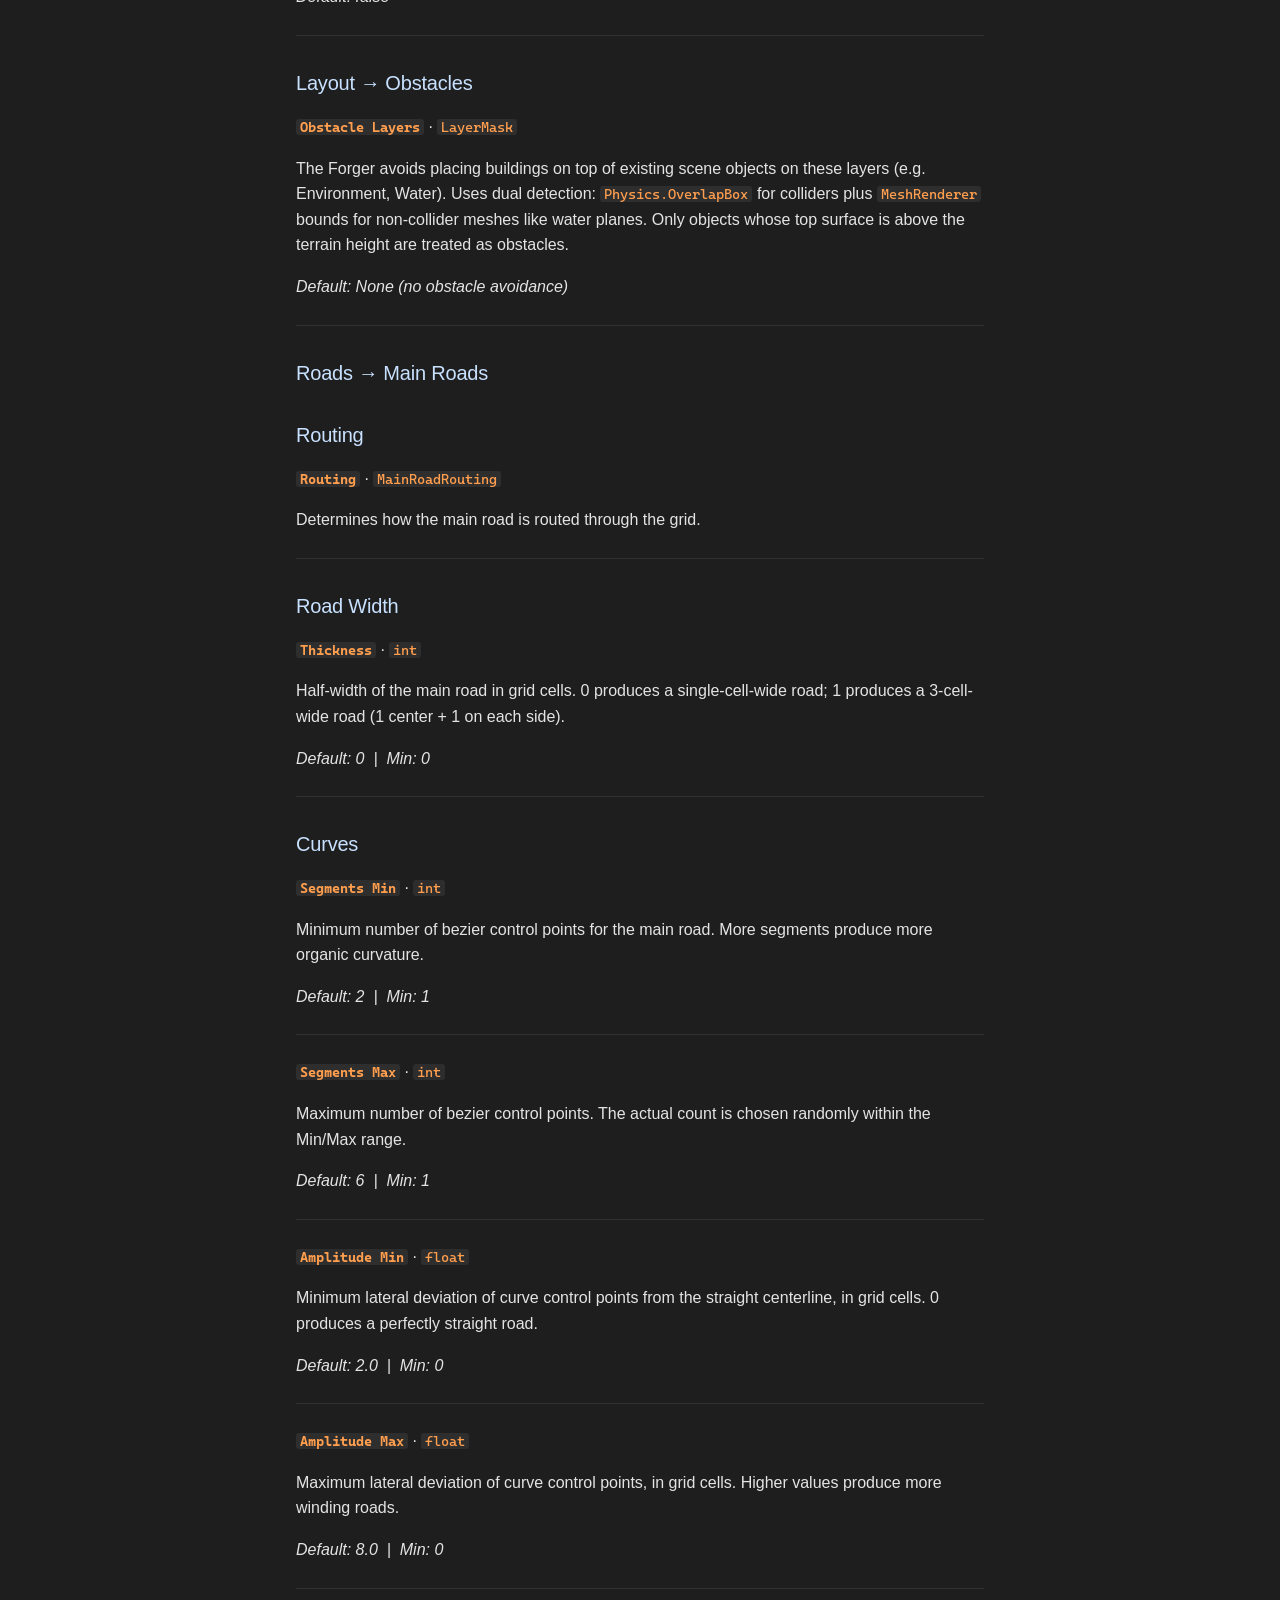
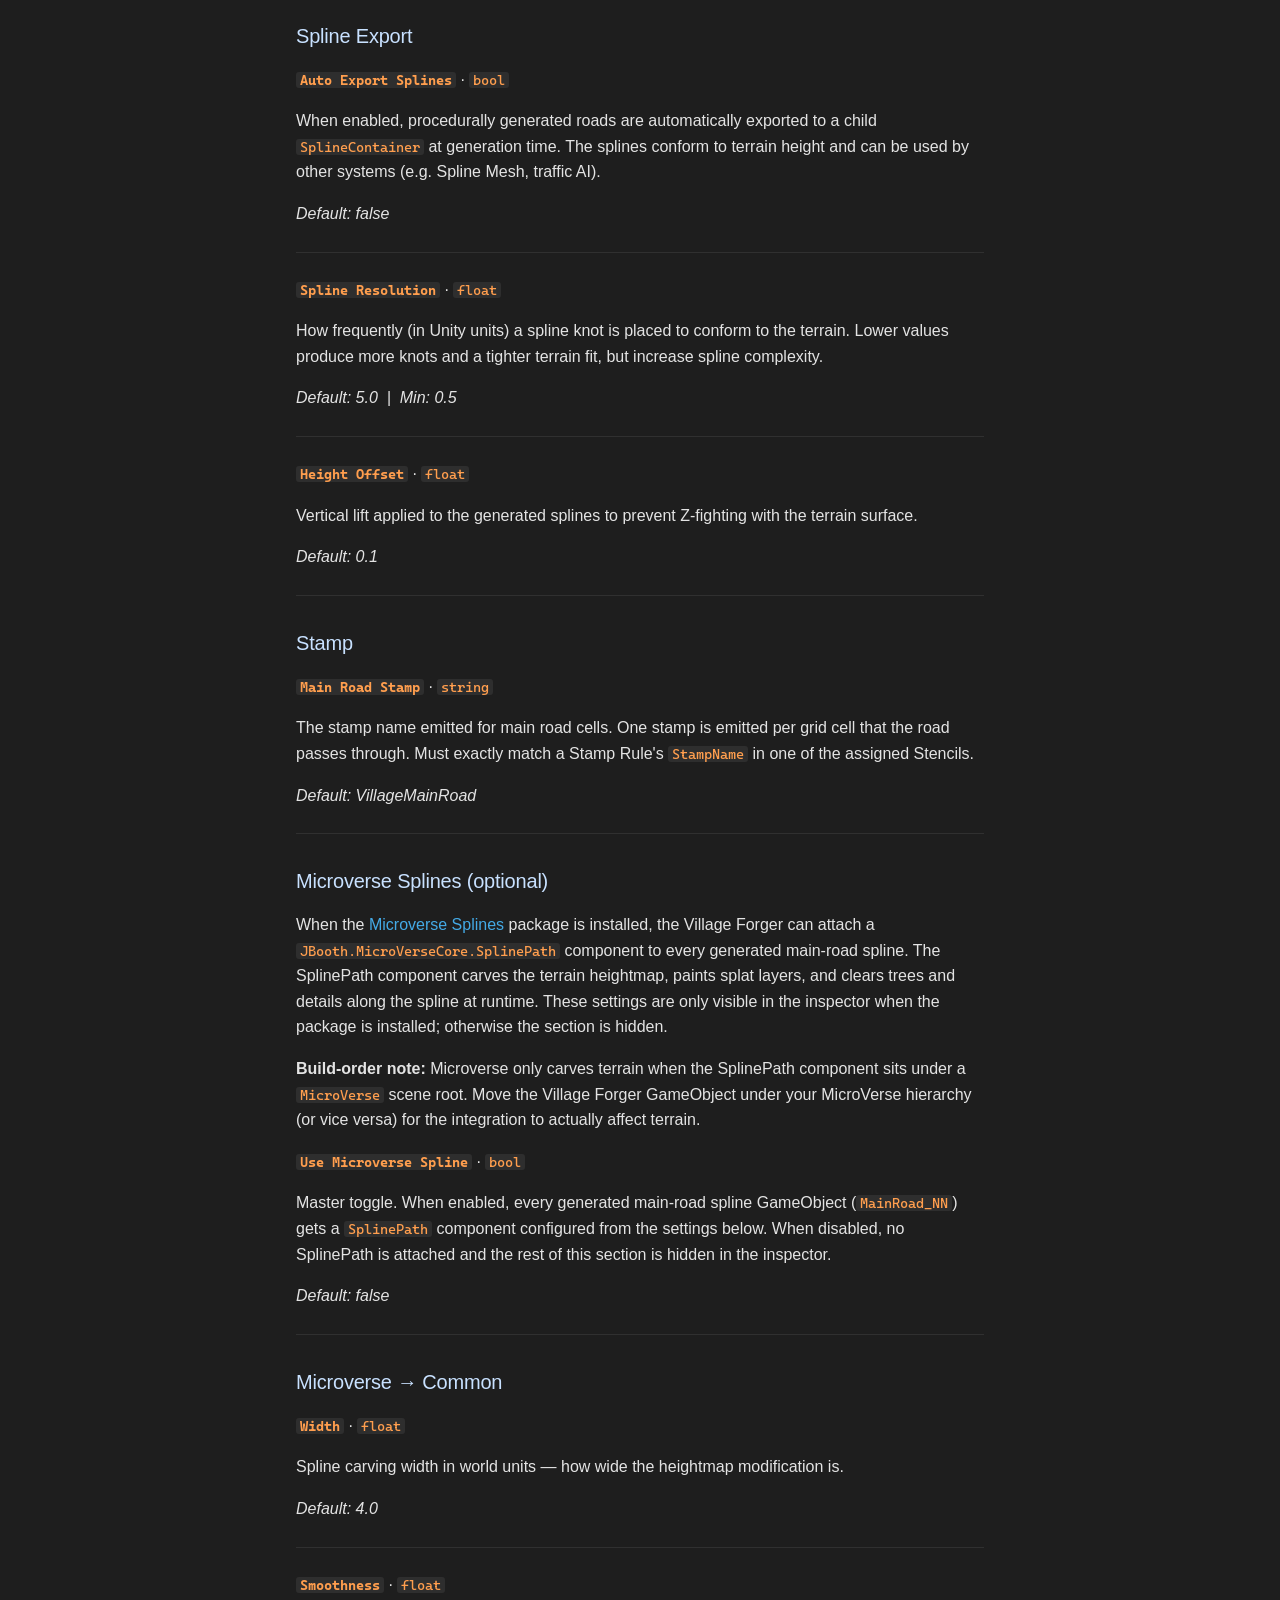
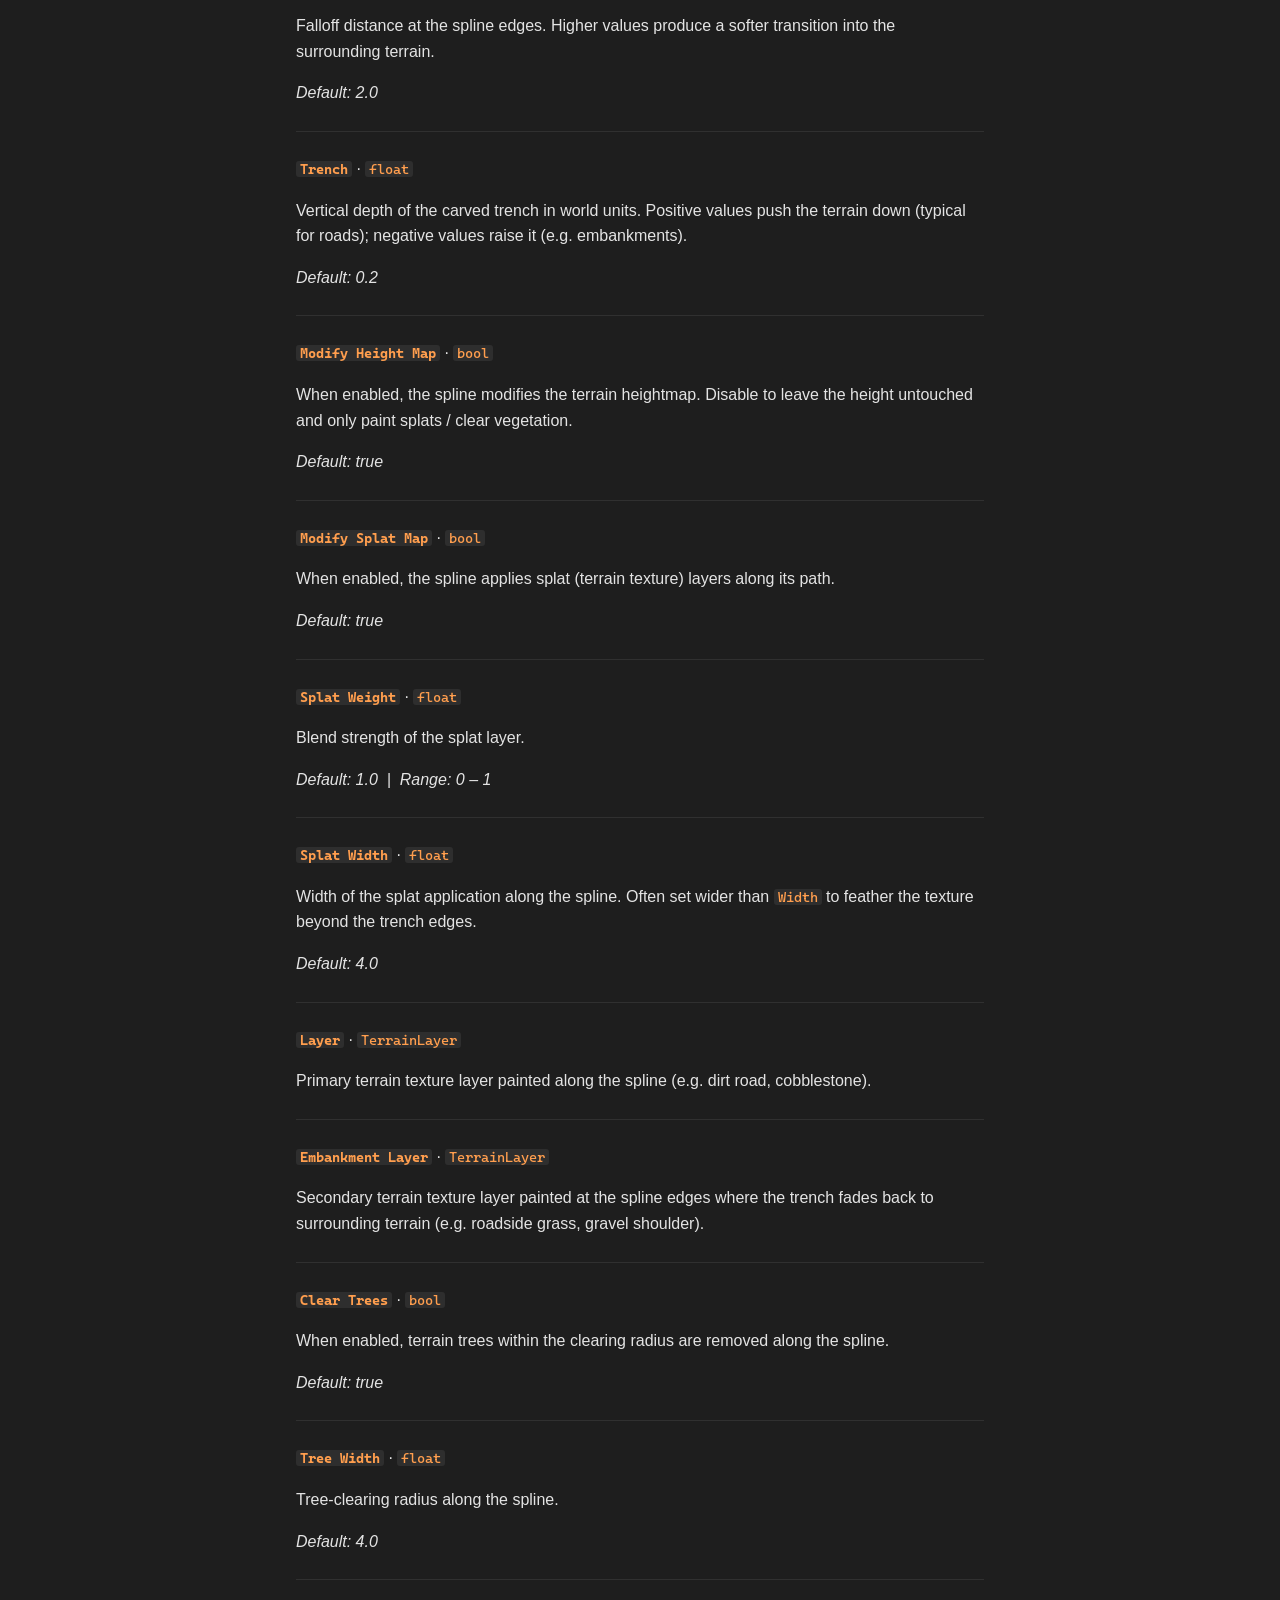
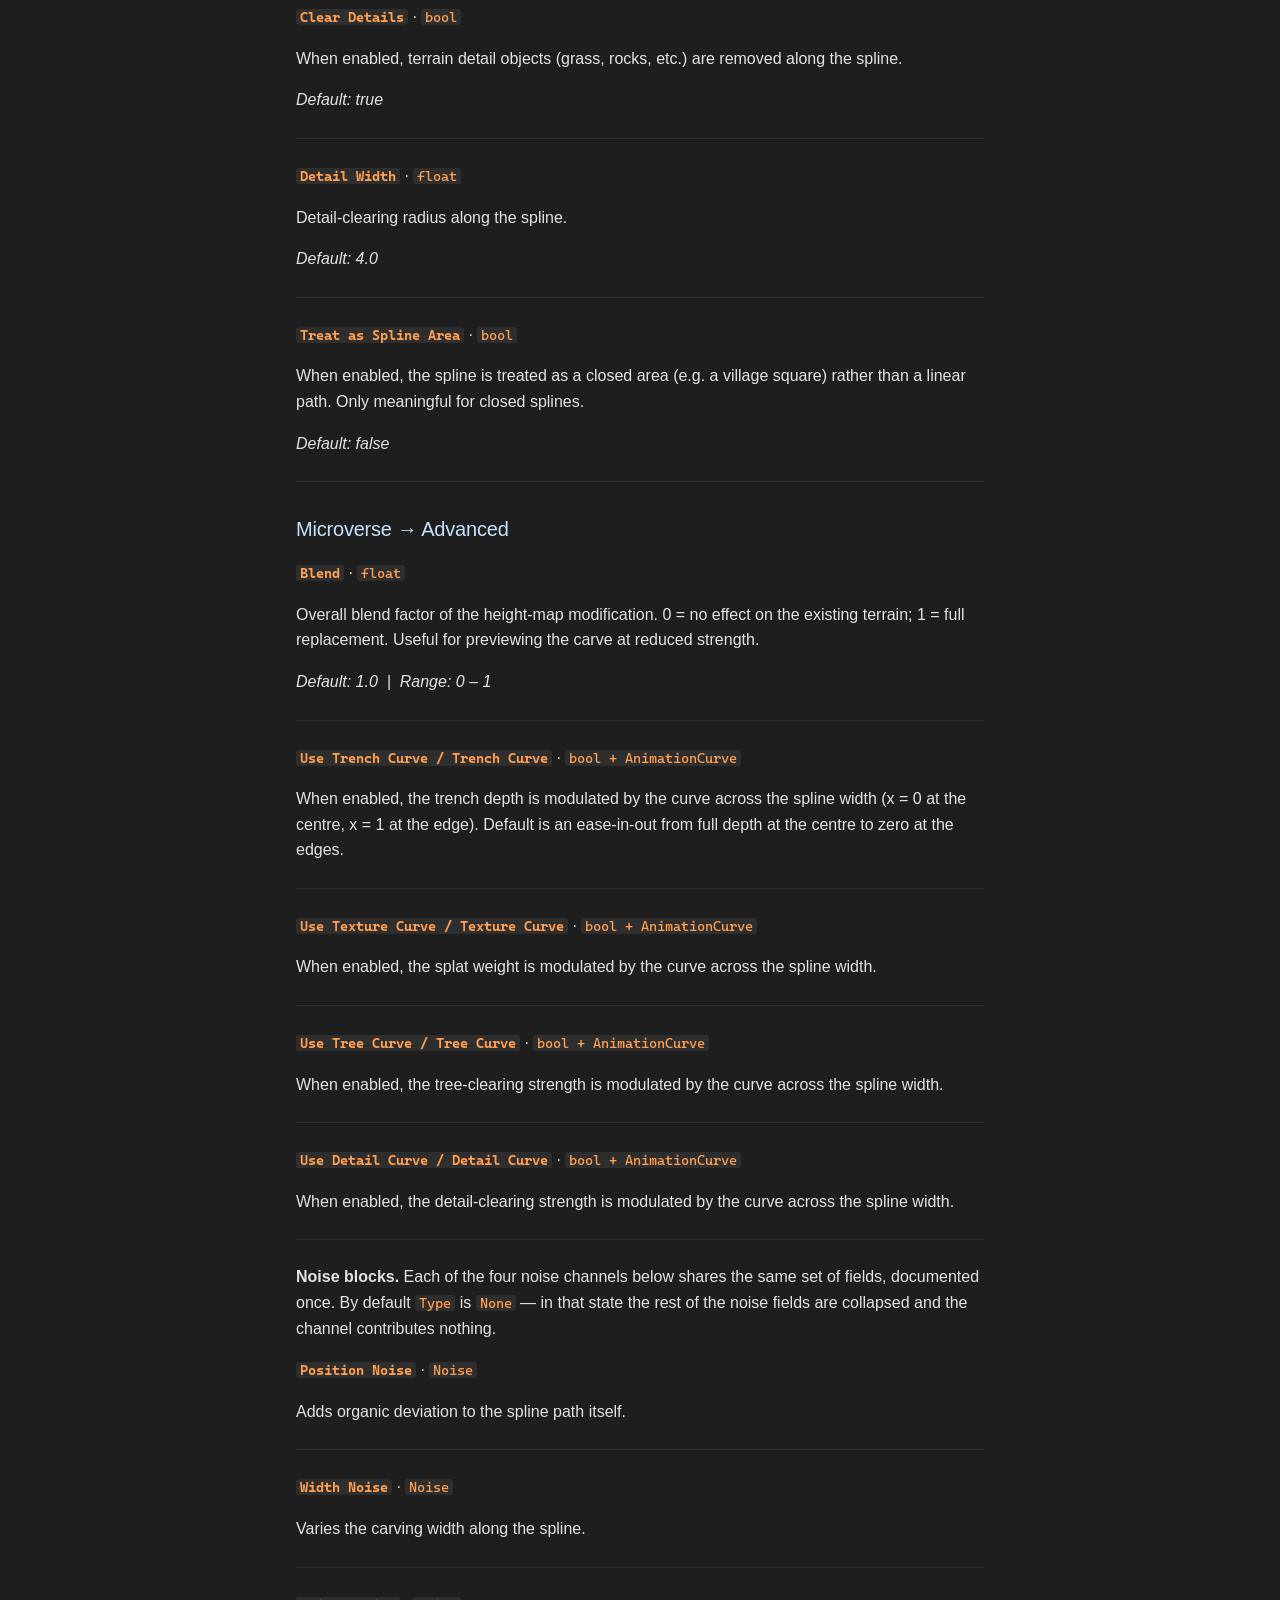
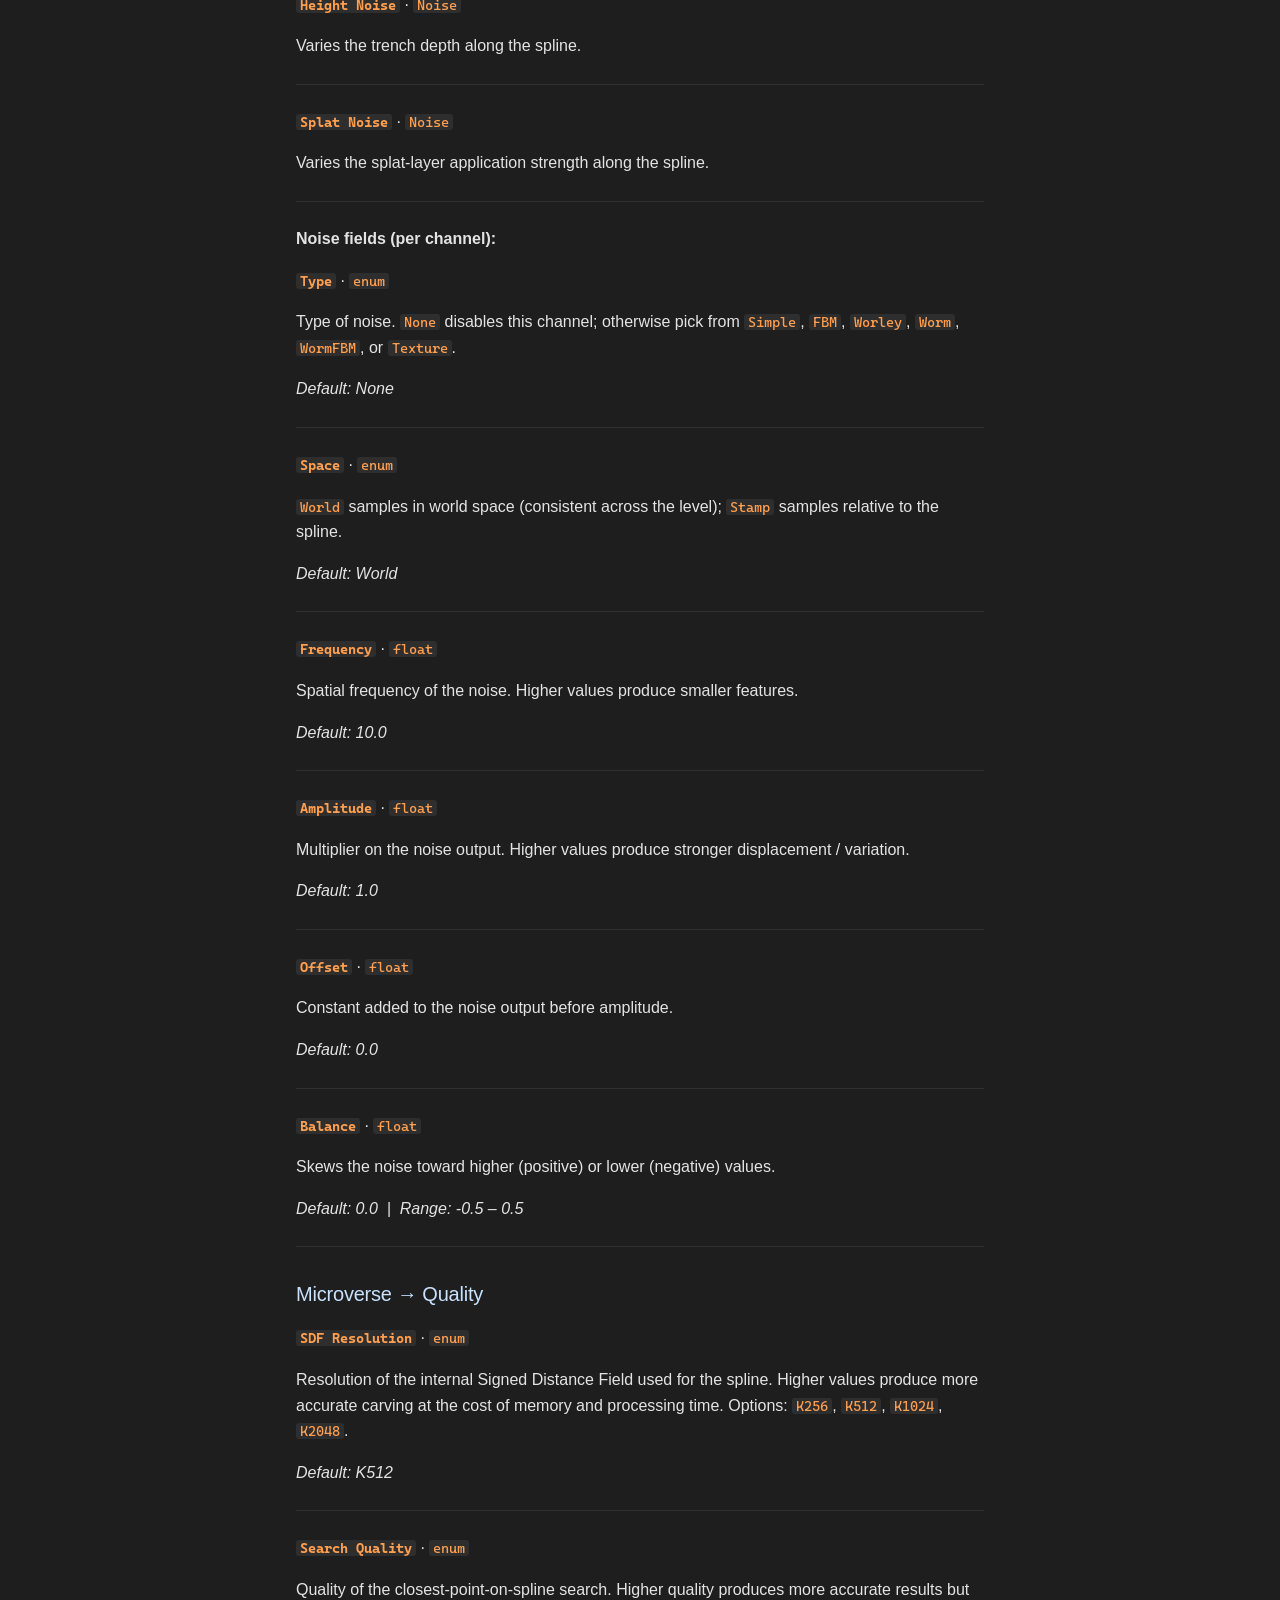
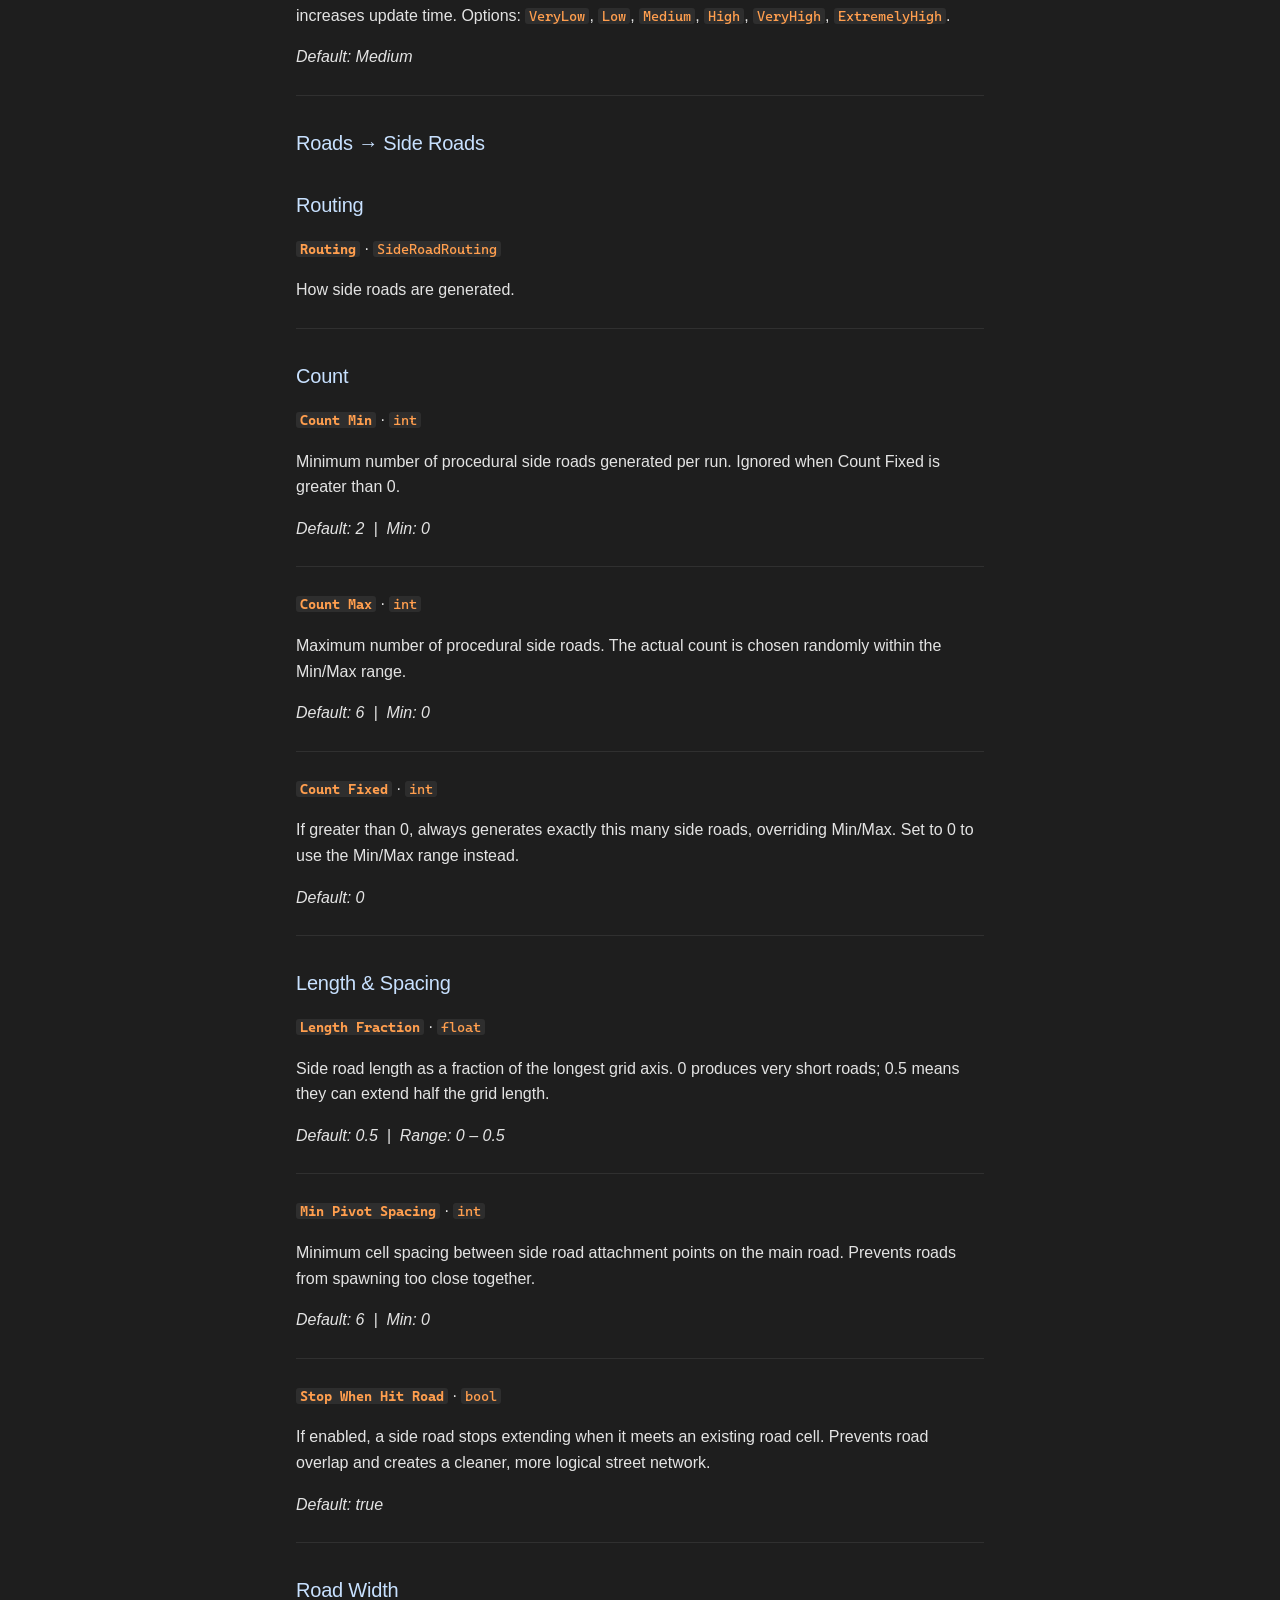
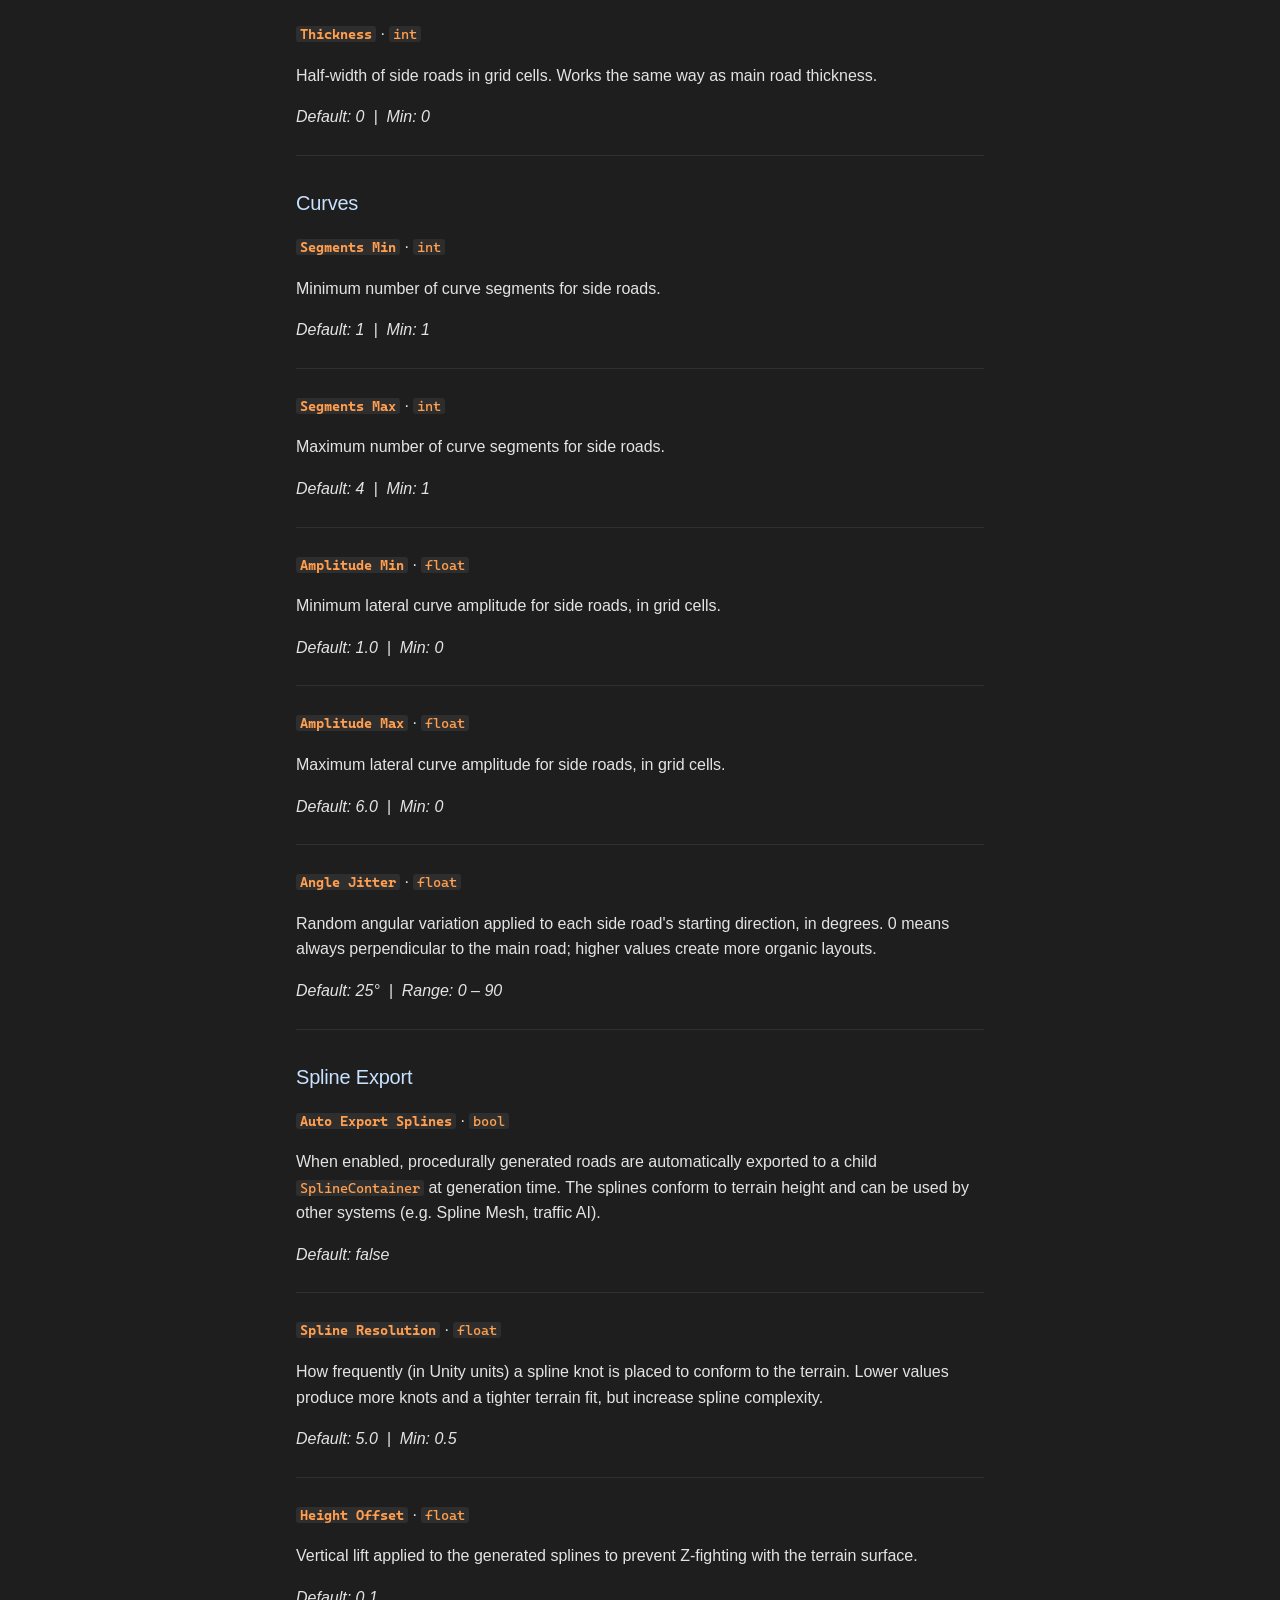
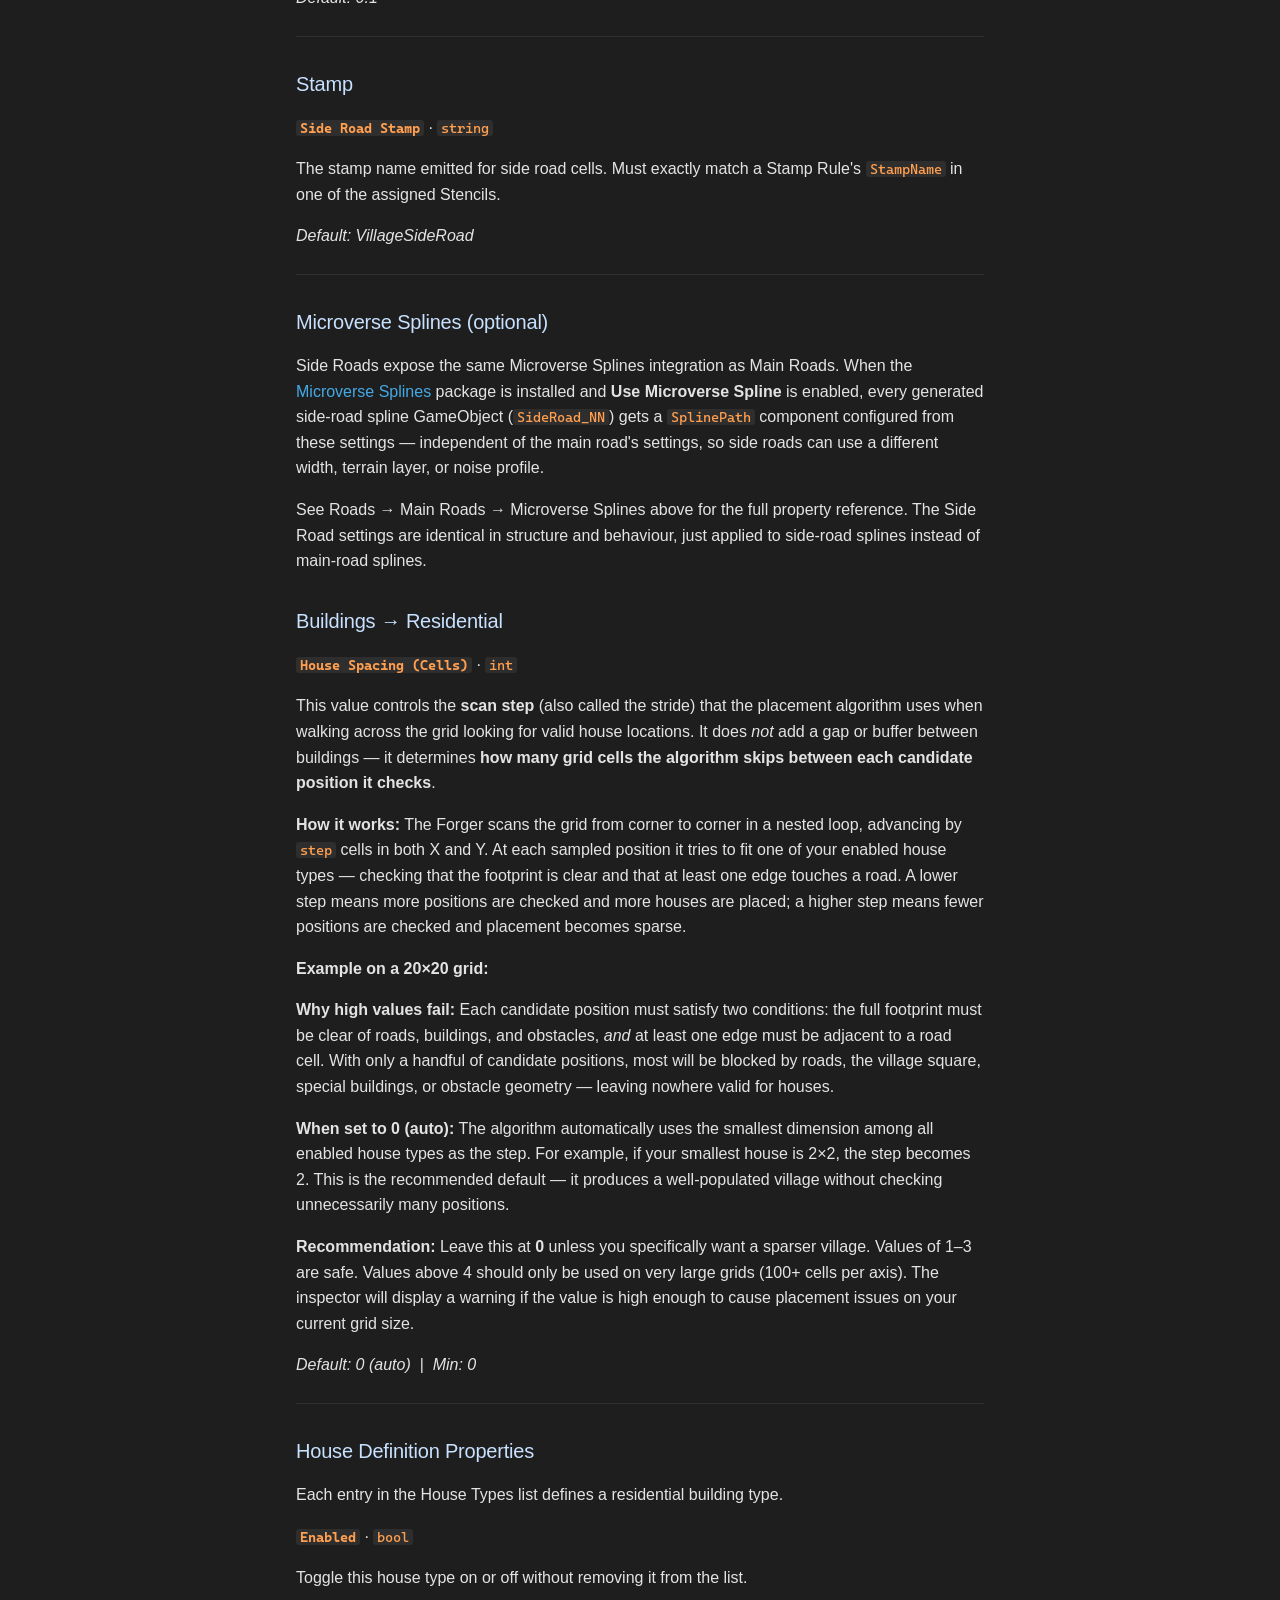
<file: village-profile/index.html>
<!doctype html>
<html lang="en" class="no-js">
  <head>
    
      <meta charset="utf-8">
      <meta name="viewport" content="width=device-width,initial-scale=1">
      
        <meta name="description" content="World Forger — Procedural world generation toolkit for Unity">
      
      
        <meta name="author" content="B2C3D">
      
      
        <link rel="canonical" href="https://b2c3d.github.io/World-Forger/village-profile/">
      
      
        <link rel="prev" href="../village-forger/">
      
      
        <link rel="next" href="../prefab-forger/">
      
      
        
      
      
      <link rel="icon" href="../assets/images/favicon.png">
      <meta name="generator" content="mkdocs-1.6.1, mkdocs-material-9.7.6">
    
    
      
        <title>Village Profile - World Forger</title>
      
    
    
      <link rel="stylesheet" href="../assets/stylesheets/main.484c7ddc.min.css">
      
        
        <link rel="stylesheet" href="../assets/stylesheets/palette.ab4e12ef.min.css">
      
      


    
    
      
    
    
      
        
        
        <link rel="preconnect" href="https://fonts.gstatic.com" crossorigin>
        <link rel="stylesheet" href="https://fonts.googleapis.com/css?family=Segoe+UI:300,300i,400,400i,700,700i%7CCascadia+Code:400,400i,700,700i&display=fallback">
        <style>:root{--md-text-font:"Segoe UI";--md-code-font:"Cascadia Code"}</style>
      
    
    
      <link rel="stylesheet" href="../stylesheets/custom.css">
    
    <script>__md_scope=new URL("..",location),__md_hash=e=>[...e].reduce(((e,_)=>(e<<5)-e+_.charCodeAt(0)),0),__md_get=(e,_=localStorage,t=__md_scope)=>JSON.parse(_.getItem(t.pathname+"."+e)),__md_set=(e,_,t=localStorage,a=__md_scope)=>{try{t.setItem(a.pathname+"."+e,JSON.stringify(_))}catch(e){}}</script>
    
      

    
    
  </head>
  
  
    
    
    
    
    
    <body dir="ltr" data-md-color-scheme="slate" data-md-color-primary="custom" data-md-color-accent="custom">
  
    
    <input class="md-toggle" data-md-toggle="drawer" type="checkbox" id="__drawer" autocomplete="off">
    <input class="md-toggle" data-md-toggle="search" type="checkbox" id="__search" autocomplete="off">
    <label class="md-overlay" for="__drawer"></label>
    <div data-md-component="skip">
      
        
        <a href="#village-forger-profile" class="md-skip">
          Skip to content
        </a>
      
    </div>
    <div data-md-component="announce">
      
    </div>
    
    
      

  

<header class="md-header md-header--shadow" data-md-component="header">
  <nav class="md-header__inner md-grid" aria-label="Header">
    <a href=".." title="World Forger" class="md-header__button md-logo" aria-label="World Forger" data-md-component="logo">
      
  
  <svg xmlns="http://www.w3.org/2000/svg" viewBox="0 0 24 24"><path d="M12 8a3 3 0 0 0 3-3 3 3 0 0 0-3-3 3 3 0 0 0-3 3 3 3 0 0 0 3 3m0 3.54C9.64 9.35 6.5 8 3 8v11c3.5 0 6.64 1.35 9 3.54 2.36-2.19 5.5-3.54 9-3.54V8c-3.5 0-6.64 1.35-9 3.54"/></svg>

    </a>
    <label class="md-header__button md-icon" for="__drawer">
      
      <svg xmlns="http://www.w3.org/2000/svg" viewBox="0 0 24 24"><path d="M3 6h18v2H3zm0 5h18v2H3zm0 5h18v2H3z"/></svg>
    </label>
    <div class="md-header__title" data-md-component="header-title">
      <div class="md-header__ellipsis">
        <div class="md-header__topic">
          <span class="md-ellipsis">
            World Forger
          </span>
        </div>
        <div class="md-header__topic" data-md-component="header-topic">
          <span class="md-ellipsis">
            
              Village Profile
            
          </span>
        </div>
      </div>
    </div>
    
      
    
    
    
    
      
      
        <label class="md-header__button md-icon" for="__search">
          
          <svg xmlns="http://www.w3.org/2000/svg" viewBox="0 0 24 24"><path d="M9.5 3A6.5 6.5 0 0 1 16 9.5c0 1.61-.59 3.09-1.56 4.23l.27.27h.79l5 5-1.5 1.5-5-5v-.79l-.27-.27A6.52 6.52 0 0 1 9.5 16 6.5 6.5 0 0 1 3 9.5 6.5 6.5 0 0 1 9.5 3m0 2C7 5 5 7 5 9.5S7 14 9.5 14 14 12 14 9.5 12 5 9.5 5"/></svg>
        </label>
        <div class="md-search" data-md-component="search" role="dialog">
  <label class="md-search__overlay" for="__search"></label>
  <div class="md-search__inner" role="search">
    <form class="md-search__form" name="search">
      <input type="text" class="md-search__input" name="query" aria-label="Search" placeholder="Search" autocapitalize="off" autocorrect="off" autocomplete="off" spellcheck="false" data-md-component="search-query" required>
      <label class="md-search__icon md-icon" for="__search">
        
        <svg xmlns="http://www.w3.org/2000/svg" viewBox="0 0 24 24"><path d="M9.5 3A6.5 6.5 0 0 1 16 9.5c0 1.61-.59 3.09-1.56 4.23l.27.27h.79l5 5-1.5 1.5-5-5v-.79l-.27-.27A6.52 6.52 0 0 1 9.5 16 6.5 6.5 0 0 1 3 9.5 6.5 6.5 0 0 1 9.5 3m0 2C7 5 5 7 5 9.5S7 14 9.5 14 14 12 14 9.5 12 5 9.5 5"/></svg>
        
        <svg xmlns="http://www.w3.org/2000/svg" viewBox="0 0 24 24"><path d="M20 11v2H8l5.5 5.5-1.42 1.42L4.16 12l7.92-7.92L13.5 5.5 8 11z"/></svg>
      </label>
      <nav class="md-search__options" aria-label="Search">
        
        <button type="reset" class="md-search__icon md-icon" title="Clear" aria-label="Clear" tabindex="-1">
          
          <svg xmlns="http://www.w3.org/2000/svg" viewBox="0 0 24 24"><path d="M19 6.41 17.59 5 12 10.59 6.41 5 5 6.41 10.59 12 5 17.59 6.41 19 12 13.41 17.59 19 19 17.59 13.41 12z"/></svg>
        </button>
      </nav>
      
        <div class="md-search__suggest" data-md-component="search-suggest"></div>
      
    </form>
    <div class="md-search__output">
      <div class="md-search__scrollwrap" tabindex="0" data-md-scrollfix>
        <div class="md-search-result" data-md-component="search-result">
          <div class="md-search-result__meta">
            Initializing search
          </div>
          <ol class="md-search-result__list" role="presentation"></ol>
        </div>
      </div>
    </div>
  </div>
</div>
      
    
    
  </nav>
  
</header>
    
    <div class="md-container" data-md-component="container">
      
      
        
          
        
      
      <main class="md-main" data-md-component="main">
        <div class="md-main__inner md-grid">
          
            
              
              <div class="md-sidebar md-sidebar--primary" data-md-component="sidebar" data-md-type="navigation" >
                <div class="md-sidebar__scrollwrap">
                  <div class="md-sidebar__inner">
                    



<nav class="md-nav md-nav--primary" aria-label="Navigation" data-md-level="0">
  <label class="md-nav__title" for="__drawer">
    <a href=".." title="World Forger" class="md-nav__button md-logo" aria-label="World Forger" data-md-component="logo">
      
  
  <svg xmlns="http://www.w3.org/2000/svg" viewBox="0 0 24 24"><path d="M12 8a3 3 0 0 0 3-3 3 3 0 0 0-3-3 3 3 0 0 0-3 3 3 3 0 0 0 3 3m0 3.54C9.64 9.35 6.5 8 3 8v11c3.5 0 6.64 1.35 9 3.54 2.36-2.19 5.5-3.54 9-3.54V8c-3.5 0-6.64 1.35-9 3.54"/></svg>

    </a>
    World Forger
  </label>
  
  <ul class="md-nav__list" data-md-scrollfix>
    
      
      
  
  
  
  
    <li class="md-nav__item">
      <a href=".." class="md-nav__link">
        
  
  
  <span class="md-ellipsis">
    
  
    Home
  

    
  </span>
  
  

      </a>
    </li>
  

    
      
      
  
  
  
  
    <li class="md-nav__item">
      <a href="../getting-started/" class="md-nav__link">
        
  
  
  <span class="md-ellipsis">
    
  
    Getting Started
  

    
  </span>
  
  

      </a>
    </li>
  

    
      
      
  
  
  
  
    <li class="md-nav__item">
      <a href="../village-forger/" class="md-nav__link">
        
  
  
  <span class="md-ellipsis">
    
  
    Village Forger
  

    
  </span>
  
  

      </a>
    </li>
  

    
      
      
  
  
    
  
  
  
    <li class="md-nav__item md-nav__item--active">
      
      <input class="md-nav__toggle md-toggle" type="checkbox" id="__toc">
      
      
        
      
      
        <label class="md-nav__link md-nav__link--active" for="__toc">
          
  
  
  <span class="md-ellipsis">
    
  
    Village Profile
  

    
  </span>
  
  

          <span class="md-nav__icon md-icon"></span>
        </label>
      
      <a href="./" class="md-nav__link md-nav__link--active">
        
  
  
  <span class="md-ellipsis">
    
  
    Village Profile
  

    
  </span>
  
  

      </a>
      
        

<nav class="md-nav md-nav--secondary" aria-label="Table of contents">
  
  
  
    
  
  
    <label class="md-nav__title" for="__toc">
      <span class="md-nav__icon md-icon"></span>
      Table of contents
    </label>
    <ul class="md-nav__list" data-md-component="toc" data-md-scrollfix>
      
        <li class="md-nav__item">
  <a href="#layout-grid" class="md-nav__link">
    <span class="md-ellipsis">
      
        Layout → Grid
      
    </span>
  </a>
  
</li>
      
        <li class="md-nav__item">
  <a href="#layout-village-square" class="md-nav__link">
    <span class="md-ellipsis">
      
        Layout → Village Square
      
    </span>
  </a>
  
</li>
      
        <li class="md-nav__item">
  <a href="#layout-ground-fill" class="md-nav__link">
    <span class="md-ellipsis">
      
        Layout → Ground Fill
      
    </span>
  </a>
  
</li>
      
        <li class="md-nav__item">
  <a href="#layout-obstacles" class="md-nav__link">
    <span class="md-ellipsis">
      
        Layout → Obstacles
      
    </span>
  </a>
  
</li>
      
        <li class="md-nav__item">
  <a href="#roads-main-roads" class="md-nav__link">
    <span class="md-ellipsis">
      
        Roads → Main Roads
      
    </span>
  </a>
  
</li>
      
        <li class="md-nav__item">
  <a href="#routing" class="md-nav__link">
    <span class="md-ellipsis">
      
        Routing
      
    </span>
  </a>
  
</li>
      
        <li class="md-nav__item">
  <a href="#road-width" class="md-nav__link">
    <span class="md-ellipsis">
      
        Road Width
      
    </span>
  </a>
  
</li>
      
        <li class="md-nav__item">
  <a href="#curves" class="md-nav__link">
    <span class="md-ellipsis">
      
        Curves
      
    </span>
  </a>
  
</li>
      
        <li class="md-nav__item">
  <a href="#spline-export" class="md-nav__link">
    <span class="md-ellipsis">
      
        Spline Export
      
    </span>
  </a>
  
</li>
      
        <li class="md-nav__item">
  <a href="#stamp" class="md-nav__link">
    <span class="md-ellipsis">
      
        Stamp
      
    </span>
  </a>
  
</li>
      
        <li class="md-nav__item">
  <a href="#microverse-splines-optional" class="md-nav__link">
    <span class="md-ellipsis">
      
        Microverse Splines (optional)
      
    </span>
  </a>
  
</li>
      
        <li class="md-nav__item">
  <a href="#microverse-common" class="md-nav__link">
    <span class="md-ellipsis">
      
        Microverse → Common
      
    </span>
  </a>
  
</li>
      
        <li class="md-nav__item">
  <a href="#microverse-advanced" class="md-nav__link">
    <span class="md-ellipsis">
      
        Microverse → Advanced
      
    </span>
  </a>
  
</li>
      
        <li class="md-nav__item">
  <a href="#microverse-quality" class="md-nav__link">
    <span class="md-ellipsis">
      
        Microverse → Quality
      
    </span>
  </a>
  
</li>
      
        <li class="md-nav__item">
  <a href="#roads-side-roads" class="md-nav__link">
    <span class="md-ellipsis">
      
        Roads → Side Roads
      
    </span>
  </a>
  
</li>
      
        <li class="md-nav__item">
  <a href="#routing_1" class="md-nav__link">
    <span class="md-ellipsis">
      
        Routing
      
    </span>
  </a>
  
</li>
      
        <li class="md-nav__item">
  <a href="#count" class="md-nav__link">
    <span class="md-ellipsis">
      
        Count
      
    </span>
  </a>
  
</li>
      
        <li class="md-nav__item">
  <a href="#length-spacing" class="md-nav__link">
    <span class="md-ellipsis">
      
        Length &amp; Spacing
      
    </span>
  </a>
  
</li>
      
        <li class="md-nav__item">
  <a href="#road-width_1" class="md-nav__link">
    <span class="md-ellipsis">
      
        Road Width
      
    </span>
  </a>
  
</li>
      
        <li class="md-nav__item">
  <a href="#curves_1" class="md-nav__link">
    <span class="md-ellipsis">
      
        Curves
      
    </span>
  </a>
  
</li>
      
        <li class="md-nav__item">
  <a href="#spline-export_1" class="md-nav__link">
    <span class="md-ellipsis">
      
        Spline Export
      
    </span>
  </a>
  
</li>
      
        <li class="md-nav__item">
  <a href="#stamp_1" class="md-nav__link">
    <span class="md-ellipsis">
      
        Stamp
      
    </span>
  </a>
  
</li>
      
        <li class="md-nav__item">
  <a href="#microverse-splines-optional_1" class="md-nav__link">
    <span class="md-ellipsis">
      
        Microverse Splines (optional)
      
    </span>
  </a>
  
</li>
      
        <li class="md-nav__item">
  <a href="#buildings-residential" class="md-nav__link">
    <span class="md-ellipsis">
      
        Buildings → Residential
      
    </span>
  </a>
  
</li>
      
        <li class="md-nav__item">
  <a href="#house-definition-properties" class="md-nav__link">
    <span class="md-ellipsis">
      
        House Definition Properties
      
    </span>
  </a>
  
</li>
      
        <li class="md-nav__item">
  <a href="#buildings-specialized" class="md-nav__link">
    <span class="md-ellipsis">
      
        Buildings → Specialized
      
    </span>
  </a>
  
</li>
      
        <li class="md-nav__item">
  <a href="#special-building-definition-properties" class="md-nav__link">
    <span class="md-ellipsis">
      
        Special Building Definition Properties
      
    </span>
  </a>
  
</li>
      
        <li class="md-nav__item">
  <a href="#system-debug-colors" class="md-nav__link">
    <span class="md-ellipsis">
      
        System → Debug Colors
      
    </span>
  </a>
  
</li>
      
        <li class="md-nav__item">
  <a href="#system-overlay-shader-properties" class="md-nav__link">
    <span class="md-ellipsis">
      
        System → Overlay Shader Properties
      
    </span>
  </a>
  
</li>
      
        <li class="md-nav__item">
  <a href="#system-diagnostics" class="md-nav__link">
    <span class="md-ellipsis">
      
        System → Diagnostics
      
    </span>
  </a>
  
</li>
      
        <li class="md-nav__item">
  <a href="#system-object-naming" class="md-nav__link">
    <span class="md-ellipsis">
      
        System → Object Naming
      
    </span>
  </a>
  
</li>
      
        <li class="md-nav__item">
  <a href="#village-forger-frequently-asked-questions" class="md-nav__link">
    <span class="md-ellipsis">
      
        Village Forger — Frequently Asked Questions
      
    </span>
  </a>
  
</li>
      
        <li class="md-nav__item">
  <a href="#q-i-set-house-spacing-to-5-or-higher-and-now-no-houses-appear-why" class="md-nav__link">
    <span class="md-ellipsis">
      
        Q: I set House Spacing to 5 (or higher) and now no houses appear. Why?
      
    </span>
  </a>
  
</li>
      
        <li class="md-nav__item">
  <a href="#q-why-does-house-spacing-1-produce-more-houses-than-house-spacing-0-auto" class="md-nav__link">
    <span class="md-ellipsis">
      
        Q: Why does House Spacing = 1 produce more houses than House Spacing = 0 (auto)?
      
    </span>
  </a>
  
</li>
      
        <li class="md-nav__item">
  <a href="#q-my-special-building-says-placement-failed-in-the-console-what-can-i-do" class="md-nav__link">
    <span class="md-ellipsis">
      
        Q: My special building says "placement failed" in the console. What can I do?
      
    </span>
  </a>
  
</li>
      
        <li class="md-nav__item">
  <a href="#q-what-is-the-difference-between-the-village-profile-and-the-village-config" class="md-nav__link">
    <span class="md-ellipsis">
      
        Q: What is the difference between the Village Profile and the Village Config?
      
    </span>
  </a>
  
</li>
      
        <li class="md-nav__item">
  <a href="#q-why-do-buildings-overlap-or-float-above-the-terrain" class="md-nav__link">
    <span class="md-ellipsis">
      
        Q: Why do buildings overlap or float above the terrain?
      
    </span>
  </a>
  
</li>
      
    </ul>
  
</nav>
      
    </li>
  

    
      
      
  
  
  
  
    <li class="md-nav__item">
      <a href="../prefab-forger/" class="md-nav__link">
        
  
  
  <span class="md-ellipsis">
    
  
    Prefab Forger
  

    
  </span>
  
  

      </a>
    </li>
  

    
      
      
  
  
  
  
    <li class="md-nav__item">
      <a href="../stencil-graph/" class="md-nav__link">
        
  
  
  <span class="md-ellipsis">
    
  
    Stencil Graph
  

    
  </span>
  
  

      </a>
    </li>
  

    
      
      
  
  
  
  
    <li class="md-nav__item">
      <a href="../tools/" class="md-nav__link">
        
  
  
  <span class="md-ellipsis">
    
  
    Tools
  

    
  </span>
  
  

      </a>
    </li>
  

    
      
      
  
  
  
  
    <li class="md-nav__item">
      <a href="../scripting/" class="md-nav__link">
        
  
  
  <span class="md-ellipsis">
    
  
    Scripting
  

    
  </span>
  
  

      </a>
    </li>
  

    
      
      
  
  
  
  
    <li class="md-nav__item">
      <a href="../advanced/" class="md-nav__link">
        
  
  
  <span class="md-ellipsis">
    
  
    Advanced
  

    
  </span>
  
  

      </a>
    </li>
  

    
  </ul>
</nav>
                  </div>
                </div>
              </div>
            
            
              
              <div class="md-sidebar md-sidebar--secondary" data-md-component="sidebar" data-md-type="toc" >
                <div class="md-sidebar__scrollwrap">
                  <div class="md-sidebar__inner">
                    

<nav class="md-nav md-nav--secondary" aria-label="Table of contents">
  
  
  
    
  
  
    <label class="md-nav__title" for="__toc">
      <span class="md-nav__icon md-icon"></span>
      Table of contents
    </label>
    <ul class="md-nav__list" data-md-component="toc" data-md-scrollfix>
      
        <li class="md-nav__item">
  <a href="#layout-grid" class="md-nav__link">
    <span class="md-ellipsis">
      
        Layout → Grid
      
    </span>
  </a>
  
</li>
      
        <li class="md-nav__item">
  <a href="#layout-village-square" class="md-nav__link">
    <span class="md-ellipsis">
      
        Layout → Village Square
      
    </span>
  </a>
  
</li>
      
        <li class="md-nav__item">
  <a href="#layout-ground-fill" class="md-nav__link">
    <span class="md-ellipsis">
      
        Layout → Ground Fill
      
    </span>
  </a>
  
</li>
      
        <li class="md-nav__item">
  <a href="#layout-obstacles" class="md-nav__link">
    <span class="md-ellipsis">
      
        Layout → Obstacles
      
    </span>
  </a>
  
</li>
      
        <li class="md-nav__item">
  <a href="#roads-main-roads" class="md-nav__link">
    <span class="md-ellipsis">
      
        Roads → Main Roads
      
    </span>
  </a>
  
</li>
      
        <li class="md-nav__item">
  <a href="#routing" class="md-nav__link">
    <span class="md-ellipsis">
      
        Routing
      
    </span>
  </a>
  
</li>
      
        <li class="md-nav__item">
  <a href="#road-width" class="md-nav__link">
    <span class="md-ellipsis">
      
        Road Width
      
    </span>
  </a>
  
</li>
      
        <li class="md-nav__item">
  <a href="#curves" class="md-nav__link">
    <span class="md-ellipsis">
      
        Curves
      
    </span>
  </a>
  
</li>
      
        <li class="md-nav__item">
  <a href="#spline-export" class="md-nav__link">
    <span class="md-ellipsis">
      
        Spline Export
      
    </span>
  </a>
  
</li>
      
        <li class="md-nav__item">
  <a href="#stamp" class="md-nav__link">
    <span class="md-ellipsis">
      
        Stamp
      
    </span>
  </a>
  
</li>
      
        <li class="md-nav__item">
  <a href="#microverse-splines-optional" class="md-nav__link">
    <span class="md-ellipsis">
      
        Microverse Splines (optional)
      
    </span>
  </a>
  
</li>
      
        <li class="md-nav__item">
  <a href="#microverse-common" class="md-nav__link">
    <span class="md-ellipsis">
      
        Microverse → Common
      
    </span>
  </a>
  
</li>
      
        <li class="md-nav__item">
  <a href="#microverse-advanced" class="md-nav__link">
    <span class="md-ellipsis">
      
        Microverse → Advanced
      
    </span>
  </a>
  
</li>
      
        <li class="md-nav__item">
  <a href="#microverse-quality" class="md-nav__link">
    <span class="md-ellipsis">
      
        Microverse → Quality
      
    </span>
  </a>
  
</li>
      
        <li class="md-nav__item">
  <a href="#roads-side-roads" class="md-nav__link">
    <span class="md-ellipsis">
      
        Roads → Side Roads
      
    </span>
  </a>
  
</li>
      
        <li class="md-nav__item">
  <a href="#routing_1" class="md-nav__link">
    <span class="md-ellipsis">
      
        Routing
      
    </span>
  </a>
  
</li>
      
        <li class="md-nav__item">
  <a href="#count" class="md-nav__link">
    <span class="md-ellipsis">
      
        Count
      
    </span>
  </a>
  
</li>
      
        <li class="md-nav__item">
  <a href="#length-spacing" class="md-nav__link">
    <span class="md-ellipsis">
      
        Length &amp; Spacing
      
    </span>
  </a>
  
</li>
      
        <li class="md-nav__item">
  <a href="#road-width_1" class="md-nav__link">
    <span class="md-ellipsis">
      
        Road Width
      
    </span>
  </a>
  
</li>
      
        <li class="md-nav__item">
  <a href="#curves_1" class="md-nav__link">
    <span class="md-ellipsis">
      
        Curves
      
    </span>
  </a>
  
</li>
      
        <li class="md-nav__item">
  <a href="#spline-export_1" class="md-nav__link">
    <span class="md-ellipsis">
      
        Spline Export
      
    </span>
  </a>
  
</li>
      
        <li class="md-nav__item">
  <a href="#stamp_1" class="md-nav__link">
    <span class="md-ellipsis">
      
        Stamp
      
    </span>
  </a>
  
</li>
      
        <li class="md-nav__item">
  <a href="#microverse-splines-optional_1" class="md-nav__link">
    <span class="md-ellipsis">
      
        Microverse Splines (optional)
      
    </span>
  </a>
  
</li>
      
        <li class="md-nav__item">
  <a href="#buildings-residential" class="md-nav__link">
    <span class="md-ellipsis">
      
        Buildings → Residential
      
    </span>
  </a>
  
</li>
      
        <li class="md-nav__item">
  <a href="#house-definition-properties" class="md-nav__link">
    <span class="md-ellipsis">
      
        House Definition Properties
      
    </span>
  </a>
  
</li>
      
        <li class="md-nav__item">
  <a href="#buildings-specialized" class="md-nav__link">
    <span class="md-ellipsis">
      
        Buildings → Specialized
      
    </span>
  </a>
  
</li>
      
        <li class="md-nav__item">
  <a href="#special-building-definition-properties" class="md-nav__link">
    <span class="md-ellipsis">
      
        Special Building Definition Properties
      
    </span>
  </a>
  
</li>
      
        <li class="md-nav__item">
  <a href="#system-debug-colors" class="md-nav__link">
    <span class="md-ellipsis">
      
        System → Debug Colors
      
    </span>
  </a>
  
</li>
      
        <li class="md-nav__item">
  <a href="#system-overlay-shader-properties" class="md-nav__link">
    <span class="md-ellipsis">
      
        System → Overlay Shader Properties
      
    </span>
  </a>
  
</li>
      
        <li class="md-nav__item">
  <a href="#system-diagnostics" class="md-nav__link">
    <span class="md-ellipsis">
      
        System → Diagnostics
      
    </span>
  </a>
  
</li>
      
        <li class="md-nav__item">
  <a href="#system-object-naming" class="md-nav__link">
    <span class="md-ellipsis">
      
        System → Object Naming
      
    </span>
  </a>
  
</li>
      
        <li class="md-nav__item">
  <a href="#village-forger-frequently-asked-questions" class="md-nav__link">
    <span class="md-ellipsis">
      
        Village Forger — Frequently Asked Questions
      
    </span>
  </a>
  
</li>
      
        <li class="md-nav__item">
  <a href="#q-i-set-house-spacing-to-5-or-higher-and-now-no-houses-appear-why" class="md-nav__link">
    <span class="md-ellipsis">
      
        Q: I set House Spacing to 5 (or higher) and now no houses appear. Why?
      
    </span>
  </a>
  
</li>
      
        <li class="md-nav__item">
  <a href="#q-why-does-house-spacing-1-produce-more-houses-than-house-spacing-0-auto" class="md-nav__link">
    <span class="md-ellipsis">
      
        Q: Why does House Spacing = 1 produce more houses than House Spacing = 0 (auto)?
      
    </span>
  </a>
  
</li>
      
        <li class="md-nav__item">
  <a href="#q-my-special-building-says-placement-failed-in-the-console-what-can-i-do" class="md-nav__link">
    <span class="md-ellipsis">
      
        Q: My special building says "placement failed" in the console. What can I do?
      
    </span>
  </a>
  
</li>
      
        <li class="md-nav__item">
  <a href="#q-what-is-the-difference-between-the-village-profile-and-the-village-config" class="md-nav__link">
    <span class="md-ellipsis">
      
        Q: What is the difference between the Village Profile and the Village Config?
      
    </span>
  </a>
  
</li>
      
        <li class="md-nav__item">
  <a href="#q-why-do-buildings-overlap-or-float-above-the-terrain" class="md-nav__link">
    <span class="md-ellipsis">
      
        Q: Why do buildings overlap or float above the terrain?
      
    </span>
  </a>
  
</li>
      
    </ul>
  
</nav>
                  </div>
                </div>
              </div>
            
          
          
            <div class="md-content" data-md-component="content">
              
              <article class="md-content__inner md-typeset">
                
                  



<h1 id="village-forger-profile">Village Forger Profile<a class="headerlink" href="#village-forger-profile" title="Permanent link">&para;</a></h1>
<p>The Profile is a ScriptableObject containing the shared "DNA" of a village — road rules,
        building definitions, debug colors, and diagnostics. Multiple Village Forger instances can share
        the same profile, while each instance maintains its own grid dimensions and spline assignments
        via the <code>VillageForgerConfig</code> component.</p>
<p>The profile editor is organized into four main tabs: <strong>Layout</strong>, <strong>Roads</strong>,
        <strong>Buildings</strong>, and <strong>System</strong>, each with their own sub-tabs.</p>
<h3 id="layout-grid">Layout → Grid<a class="headerlink" href="#layout-grid" title="Permanent link">&para;</a></h3>
<div class="admonition info">
<p class="admonition-title">Info</p>
<p><strong>Instance vs Profile:</strong> Width, Height, Grid Offset, and the Boundary Spline are stored on the
        <code>VillageForgerConfig</code> instance component, not the shared profile. Resolution is on the profile.</p>
</div>
<p><strong><code>Width</code></strong> · <code>int</code></p>
<p>Grid width in cell units. Controls the east-west extent of the village.
            Also adjustable via Scene view corner handles.</p>
<hr />
<p><strong><code>Height</code></strong> · <code>int</code></p>
<p>Grid height in cell units. Controls the north-south extent of the village.</p>
<hr />
<p><strong><code>Grid Offset</code></strong> · <code>Vector2</code></p>
<p>Shifts the grid relative to the GameObject pivot. Useful for centering the village
            on a specific terrain feature without moving the root object.</p>
<hr />
<p><strong><code>Boundary Spline</code></strong> · <code>SplineContainer</code></p>
<p>Optional <strong>closed</strong> spline that defines a custom-shaped village footprint.
            Every grid cell whose center falls <em>outside</em> the spline is automatically marked as an obstacle
            and skipped by the rest of the detection pipeline — so you get both custom silhouettes (circle,
            irregular coastline, estate boundary, etc.) and a large performance win, because expensive collider
            and mesh checks are only done for cells inside the boundary.</p>
<p>The spline is rasterized using a <strong>scanline polygon fill</strong>
            (O(W·H + S·H) instead of O(W·H·S)), so even fine boundaries with
            hundreds of samples add only a few milliseconds to each run. If the assigned spline is not closed,
            boundary detection is skipped and a warning is logged both in the Inspector and in the Console.</p>
<p><em>Default: null (no boundary; entire grid is considered)</em></p>
<hr />
<p><strong><code>Resolution</code></strong> · <code>float</code></p>
<p>World-space size of each grid cell in meters. Controls the scale of
            the entire village layout. Lower values produce finer detail; higher values produce coarser
            layouts. Think of it as pixel size: small Resolution = high detail, large Resolution = coarse layout.
            Usually 1 for stylized art, 2–4 for realistic.</p>
<p><em>Default: 1.0  |  Min: 0.1</em></p>
<hr />
<h3 id="layout-village-square">Layout → Village Square<a class="headerlink" href="#layout-village-square" title="Permanent link">&para;</a></h3>
<p><strong><code>Enable Village Square</code></strong> · <code>bool</code></p>
<p>When enabled, places a central plaza at the midpoint of the main road.
            The village square acts as a focal point for the settlement layout.</p>
<p><em>Default: true</em></p>
<hr />
<p><strong><code>Square Size (Cells)</code></strong> · <code>int</code></p>
<p>The footprint of the village square in grid cells (width and height).
            Larger values create a grander central plaza.</p>
<p><em>Default: 3  |  Min: 1</em></p>
<hr />
<p><strong><code>Square Spacing (Cells)</code></strong> · <code>int</code></p>
<p>Clear buffer of cells surrounding the village square that blocks house placement.
            Creates breathing room around the plaza.</p>
<p><em>Default: 1  |  Min: 0</em></p>
<hr />
<p><strong><code>Snap To Terrain</code></strong> · <code>bool</code></p>
<p>Snap the village square stamp to the terrain height at its placement location.
            Disable if your village square prefab handles its own vertical positioning.</p>
<p><em>Default: true</em></p>
<hr />
<p><strong><code>Village Square Stamp</code></strong> · <code>string</code></p>
<p>The stamp name emitted for the village square area. Must exactly match a
            Stamp Rule's <code>StampName</code> in one of the assigned Stencils.</p>
<p><em>Default: VillageSquare</em></p>
<hr />
<h3 id="layout-ground-fill">Layout → Ground Fill<a class="headerlink" href="#layout-ground-fill" title="Permanent link">&para;</a></h3>
<p>Controls how empty grid cells (those not occupied by roads, village square, or buildings) are
        filled with ground stamps when generating.</p>
<p><strong><code>Ground Stamp</code></strong> · <code>string</code></p>
<p>The stamp name emitted for empty ground fill cells. Must exactly match a
            Stamp Rule's <code>StampName</code> in one of the assigned Stencils. One ground stamp is emitted per grid cell marked as empty.
            Each stamp is positioned at the cell’s world-space center.</p>
<p><em>Default: VillageGround</em></p>
<hr />
<p><strong><code>Snap To Terrain</code></strong> · <code>bool</code></p>
<p>Snap ground fill stamps to the terrain height. Disable if your ground
            prefabs handle their own vertical positioning (e.g. they use their own raycasting or are
            placed at a fixed Y level).</p>
<p><em>Default: true</em></p>
<hr />
<p><strong><code>Skip Ground In Buffer</code></strong> · <code>bool</code></p>
<p>When enabled, ground stamps are skipped in cells reserved as building
            spacing buffers. Reduces visual clutter at building edges where ground tiles would clip
            through foundations.</p>
<p><em>Default: false</em></p>
<hr />
<h3 id="layout-obstacles">Layout → Obstacles<a class="headerlink" href="#layout-obstacles" title="Permanent link">&para;</a></h3>
<p><strong><code>Obstacle Layers</code></strong> · <code>LayerMask</code></p>
<p>The Forger avoids placing buildings on top of existing scene objects on these
            layers (e.g. Environment, Water). Uses dual detection: <code>Physics.OverlapBox</code> for
            colliders plus <code>MeshRenderer</code> bounds for non-collider meshes like water planes.
            Only objects whose top surface is above the terrain height are treated as obstacles.</p>
<p><em>Default: None (no obstacle avoidance)</em></p>
<hr />
<h3 id="roads-main-roads">Roads → Main Roads<a class="headerlink" href="#roads-main-roads" title="Permanent link">&para;</a></h3>
<h3 id="routing">Routing<a class="headerlink" href="#routing" title="Permanent link">&para;</a></h3>
<p><strong><code>Routing</code></strong> · <code>MainRoadRouting</code></p>
<p>Determines how the main road is routed through the grid.</p>
<hr />
<h3 id="road-width">Road Width<a class="headerlink" href="#road-width" title="Permanent link">&para;</a></h3>
<p><strong><code>Thickness</code></strong> · <code>int</code></p>
<p>Half-width of the main road in grid cells. 0 produces a single-cell-wide road;
            1 produces a 3-cell-wide road (1 center + 1 on each side).</p>
<p><em>Default: 0  |  Min: 0</em></p>
<hr />
<h3 id="curves">Curves<a class="headerlink" href="#curves" title="Permanent link">&para;</a></h3>
<p><strong><code>Segments Min</code></strong> · <code>int</code></p>
<p>Minimum number of bezier control points for the main road.
            More segments produce more organic curvature.</p>
<p><em>Default: 2  |  Min: 1</em></p>
<hr />
<p><strong><code>Segments Max</code></strong> · <code>int</code></p>
<p>Maximum number of bezier control points. The actual count is chosen randomly
            within the Min/Max range.</p>
<p><em>Default: 6  |  Min: 1</em></p>
<hr />
<p><strong><code>Amplitude Min</code></strong> · <code>float</code></p>
<p>Minimum lateral deviation of curve control points from the straight centerline,
            in grid cells. 0 produces a perfectly straight road.</p>
<p><em>Default: 2.0  |  Min: 0</em></p>
<hr />
<p><strong><code>Amplitude Max</code></strong> · <code>float</code></p>
<p>Maximum lateral deviation of curve control points, in grid cells.
            Higher values produce more winding roads.</p>
<p><em>Default: 8.0  |  Min: 0</em></p>
<hr />
<h3 id="spline-export">Spline Export<a class="headerlink" href="#spline-export" title="Permanent link">&para;</a></h3>
<p><strong><code>Auto Export Splines</code></strong> · <code>bool</code></p>
<p>When enabled, procedurally generated roads are automatically exported to a child
            <code>SplineContainer</code> at generation time. The splines conform to terrain height and can be
            used by other systems (e.g. Spline Mesh, traffic AI).</p>
<p><em>Default: false</em></p>
<hr />
<p><strong><code>Spline Resolution</code></strong> · <code>float</code></p>
<p>How frequently (in Unity units) a spline knot is placed to conform to the terrain.
            Lower values produce more knots and a tighter terrain fit, but increase spline complexity.</p>
<p><em>Default: 5.0  |  Min: 0.5</em></p>
<hr />
<p><strong><code>Height Offset</code></strong> · <code>float</code></p>
<p>Vertical lift applied to the generated splines to prevent Z-fighting with the
            terrain surface.</p>
<p><em>Default: 0.1</em></p>
<hr />
<h3 id="stamp">Stamp<a class="headerlink" href="#stamp" title="Permanent link">&para;</a></h3>
<p><strong><code>Main Road Stamp</code></strong> · <code>string</code></p>
<p>The stamp name emitted for main road cells. One stamp is emitted per grid cell
            that the road passes through. Must exactly match a Stamp Rule's <code>StampName</code> in one of the assigned Stencils.</p>
<p><em>Default: VillageMainRoad</em></p>
<hr />
<h3 id="microverse-splines-optional">Microverse Splines (optional)<a class="headerlink" href="#microverse-splines-optional" title="Permanent link">&para;</a></h3>
<p>When the <a href="https://assetstore.unity.com/packages/tools/terrain/microverse-splines-232974">Microverse Splines</a>
        package is installed, the Village Forger can attach a <code>JBooth.MicroVerseCore.SplinePath</code> component
        to every generated main-road spline. The SplinePath component carves the terrain heightmap, paints splat
        layers, and clears trees and details along the spline at runtime. These settings are only visible in the
        inspector when the package is installed; otherwise the section is hidden.</p>
<p><strong>Build-order note:</strong> Microverse only carves terrain when the SplinePath component sits under
        a <code>MicroVerse</code> scene root. Move the Village Forger GameObject under your MicroVerse hierarchy
        (or vice versa) for the integration to actually affect terrain.</p>
<p><strong><code>Use Microverse Spline</code></strong> · <code>bool</code></p>
<p>Master toggle. When enabled, every generated main-road spline GameObject
            (<code>MainRoad_NN</code>) gets a <code>SplinePath</code> component configured from the settings below.
            When disabled, no SplinePath is attached and the rest of this section is hidden in the inspector.</p>
<p><em>Default: false</em></p>
<hr />
<h3 id="microverse-common">Microverse → Common<a class="headerlink" href="#microverse-common" title="Permanent link">&para;</a></h3>
<p><strong><code>Width</code></strong> · <code>float</code></p>
<p>Spline carving width in world units — how wide the heightmap modification is.</p>
<p><em>Default: 4.0</em></p>
<hr />
<p><strong><code>Smoothness</code></strong> · <code>float</code></p>
<p>Falloff distance at the spline edges. Higher values produce a softer transition
            into the surrounding terrain.</p>
<p><em>Default: 2.0</em></p>
<hr />
<p><strong><code>Trench</code></strong> · <code>float</code></p>
<p>Vertical depth of the carved trench in world units. Positive values push the
            terrain down (typical for roads); negative values raise it (e.g. embankments).</p>
<p><em>Default: 0.2</em></p>
<hr />
<p><strong><code>Modify Height Map</code></strong> · <code>bool</code></p>
<p>When enabled, the spline modifies the terrain heightmap.
            Disable to leave the height untouched and only paint splats / clear vegetation.</p>
<p><em>Default: true</em></p>
<hr />
<p><strong><code>Modify Splat Map</code></strong> · <code>bool</code></p>
<p>When enabled, the spline applies splat (terrain texture) layers along its path.</p>
<p><em>Default: true</em></p>
<hr />
<p><strong><code>Splat Weight</code></strong> · <code>float</code></p>
<p>Blend strength of the splat layer.</p>
<p><em>Default: 1.0  |  Range: 0 – 1</em></p>
<hr />
<p><strong><code>Splat Width</code></strong> · <code>float</code></p>
<p>Width of the splat application along the spline.
            Often set wider than <code>Width</code> to feather the texture beyond the trench edges.</p>
<p><em>Default: 4.0</em></p>
<hr />
<p><strong><code>Layer</code></strong> · <code>TerrainLayer</code></p>
<p>Primary terrain texture layer painted along the spline (e.g. dirt road, cobblestone).</p>
<hr />
<p><strong><code>Embankment Layer</code></strong> · <code>TerrainLayer</code></p>
<p>Secondary terrain texture layer painted at the spline edges where the trench
            fades back to surrounding terrain (e.g. roadside grass, gravel shoulder).</p>
<hr />
<p><strong><code>Clear Trees</code></strong> · <code>bool</code></p>
<p>When enabled, terrain trees within the clearing radius are removed along the spline.</p>
<p><em>Default: true</em></p>
<hr />
<p><strong><code>Tree Width</code></strong> · <code>float</code></p>
<p>Tree-clearing radius along the spline.</p>
<p><em>Default: 4.0</em></p>
<hr />
<p><strong><code>Clear Details</code></strong> · <code>bool</code></p>
<p>When enabled, terrain detail objects (grass, rocks, etc.) are removed along the spline.</p>
<p><em>Default: true</em></p>
<hr />
<p><strong><code>Detail Width</code></strong> · <code>float</code></p>
<p>Detail-clearing radius along the spline.</p>
<p><em>Default: 4.0</em></p>
<hr />
<p><strong><code>Treat as Spline Area</code></strong> · <code>bool</code></p>
<p>When enabled, the spline is treated as a closed area (e.g. a village square)
            rather than a linear path. Only meaningful for closed splines.</p>
<p><em>Default: false</em></p>
<hr />
<h3 id="microverse-advanced">Microverse → Advanced<a class="headerlink" href="#microverse-advanced" title="Permanent link">&para;</a></h3>
<p><strong><code>Blend</code></strong> · <code>float</code></p>
<p>Overall blend factor of the height-map modification. 0 = no effect on the
            existing terrain; 1 = full replacement. Useful for previewing the carve at reduced strength.</p>
<p><em>Default: 1.0  |  Range: 0 – 1</em></p>
<hr />
<p><strong><code>Use Trench Curve / Trench Curve</code></strong> · <code>bool + AnimationCurve</code></p>
<p>When enabled, the trench depth is modulated by the curve across the spline width
            (x = 0 at the centre, x = 1 at the edge). Default is an ease-in-out from full depth at the centre to
            zero at the edges.</p>
<hr />
<p><strong><code>Use Texture Curve / Texture Curve</code></strong> · <code>bool + AnimationCurve</code></p>
<p>When enabled, the splat weight is modulated by the curve across the spline width.</p>
<hr />
<p><strong><code>Use Tree Curve / Tree Curve</code></strong> · <code>bool + AnimationCurve</code></p>
<p>When enabled, the tree-clearing strength is modulated by the curve across the spline width.</p>
<hr />
<p><strong><code>Use Detail Curve / Detail Curve</code></strong> · <code>bool + AnimationCurve</code></p>
<p>When enabled, the detail-clearing strength is modulated by the curve across the spline width.</p>
<hr />
<p><strong>Noise blocks.</strong> Each of the four noise channels below shares the same set of fields,
        documented once. By default <code>Type</code> is <code>None</code> — in that state the rest of
        the noise fields are collapsed and the channel contributes nothing.</p>
<p><strong><code>Position Noise</code></strong> · <code>Noise</code></p>
<p>Adds organic deviation to the spline path itself.</p>
<hr />
<p><strong><code>Width Noise</code></strong> · <code>Noise</code></p>
<p>Varies the carving width along the spline.</p>
<hr />
<p><strong><code>Height Noise</code></strong> · <code>Noise</code></p>
<p>Varies the trench depth along the spline.</p>
<hr />
<p><strong><code>Splat Noise</code></strong> · <code>Noise</code></p>
<p>Varies the splat-layer application strength along the spline.</p>
<hr />
<p><strong>Noise fields (per channel):</strong></p>
<p><strong><code>Type</code></strong> · <code>enum</code></p>
<p>Type of noise. <code>None</code> disables this channel; otherwise pick from
            <code>Simple</code>, <code>FBM</code>, <code>Worley</code>, <code>Worm</code>, <code>WormFBM</code>,
            or <code>Texture</code>.</p>
<p><em>Default: None</em></p>
<hr />
<p><strong><code>Space</code></strong> · <code>enum</code></p>
<p><code>World</code> samples in world space (consistent across the level);
            <code>Stamp</code> samples relative to the spline.</p>
<p><em>Default: World</em></p>
<hr />
<p><strong><code>Frequency</code></strong> · <code>float</code></p>
<p>Spatial frequency of the noise. Higher values produce smaller features.</p>
<p><em>Default: 10.0</em></p>
<hr />
<p><strong><code>Amplitude</code></strong> · <code>float</code></p>
<p>Multiplier on the noise output. Higher values produce stronger displacement / variation.</p>
<p><em>Default: 1.0</em></p>
<hr />
<p><strong><code>Offset</code></strong> · <code>float</code></p>
<p>Constant added to the noise output before amplitude.</p>
<p><em>Default: 0.0</em></p>
<hr />
<p><strong><code>Balance</code></strong> · <code>float</code></p>
<p>Skews the noise toward higher (positive) or lower (negative) values.</p>
<p><em>Default: 0.0  |  Range: -0.5 – 0.5</em></p>
<hr />
<h3 id="microverse-quality">Microverse → Quality<a class="headerlink" href="#microverse-quality" title="Permanent link">&para;</a></h3>
<p><strong><code>SDF Resolution</code></strong> · <code>enum</code></p>
<p>Resolution of the internal Signed Distance Field used for the spline.
            Higher values produce more accurate carving at the cost of memory and processing time.
            Options: <code>K256</code>, <code>K512</code>, <code>K1024</code>, <code>K2048</code>.</p>
<p><em>Default: K512</em></p>
<hr />
<p><strong><code>Search Quality</code></strong> · <code>enum</code></p>
<p>Quality of the closest-point-on-spline search. Higher quality produces more
            accurate results but increases update time. Options: <code>VeryLow</code>, <code>Low</code>,
            <code>Medium</code>, <code>High</code>, <code>VeryHigh</code>, <code>ExtremelyHigh</code>.</p>
<p><em>Default: Medium</em></p>
<hr />
<h3 id="roads-side-roads">Roads → Side Roads<a class="headerlink" href="#roads-side-roads" title="Permanent link">&para;</a></h3>
<h3 id="routing_1">Routing<a class="headerlink" href="#routing_1" title="Permanent link">&para;</a></h3>
<p><strong><code>Routing</code></strong> · <code>SideRoadRouting</code></p>
<p>How side roads are generated.</p>
<hr />
<h3 id="count">Count<a class="headerlink" href="#count" title="Permanent link">&para;</a></h3>
<p><strong><code>Count Min</code></strong> · <code>int</code></p>
<p>Minimum number of procedural side roads generated per run.
            Ignored when Count Fixed is greater than 0.</p>
<p><em>Default: 2  |  Min: 0</em></p>
<hr />
<p><strong><code>Count Max</code></strong> · <code>int</code></p>
<p>Maximum number of procedural side roads. The actual count is chosen randomly
            within the Min/Max range.</p>
<p><em>Default: 6  |  Min: 0</em></p>
<hr />
<p><strong><code>Count Fixed</code></strong> · <code>int</code></p>
<p>If greater than 0, always generates exactly this many side roads, overriding
            Min/Max. Set to 0 to use the Min/Max range instead.</p>
<p><em>Default: 0</em></p>
<hr />
<h3 id="length-spacing">Length &amp; Spacing<a class="headerlink" href="#length-spacing" title="Permanent link">&para;</a></h3>
<p><strong><code>Length Fraction</code></strong> · <code>float</code></p>
<p>Side road length as a fraction of the longest grid axis. 0 produces very
            short roads; 0.5 means they can extend half the grid length.</p>
<p><em>Default: 0.5  |  Range: 0 – 0.5</em></p>
<hr />
<p><strong><code>Min Pivot Spacing</code></strong> · <code>int</code></p>
<p>Minimum cell spacing between side road attachment points on the main road.
            Prevents roads from spawning too close together.</p>
<p><em>Default: 6  |  Min: 0</em></p>
<hr />
<p><strong><code>Stop When Hit Road</code></strong> · <code>bool</code></p>
<p>If enabled, a side road stops extending when it meets an existing road cell.
            Prevents road overlap and creates a cleaner, more logical street network.</p>
<p><em>Default: true</em></p>
<hr />
<h3 id="road-width_1">Road Width<a class="headerlink" href="#road-width_1" title="Permanent link">&para;</a></h3>
<p><strong><code>Thickness</code></strong> · <code>int</code></p>
<p>Half-width of side roads in grid cells. Works the same way as main road thickness.</p>
<p><em>Default: 0  |  Min: 0</em></p>
<hr />
<h3 id="curves_1">Curves<a class="headerlink" href="#curves_1" title="Permanent link">&para;</a></h3>
<p><strong><code>Segments Min</code></strong> · <code>int</code></p>
<p>Minimum number of curve segments for side roads.</p>
<p><em>Default: 1  |  Min: 1</em></p>
<hr />
<p><strong><code>Segments Max</code></strong> · <code>int</code></p>
<p>Maximum number of curve segments for side roads.</p>
<p><em>Default: 4  |  Min: 1</em></p>
<hr />
<p><strong><code>Amplitude Min</code></strong> · <code>float</code></p>
<p>Minimum lateral curve amplitude for side roads, in grid cells.</p>
<p><em>Default: 1.0  |  Min: 0</em></p>
<hr />
<p><strong><code>Amplitude Max</code></strong> · <code>float</code></p>
<p>Maximum lateral curve amplitude for side roads, in grid cells.</p>
<p><em>Default: 6.0  |  Min: 0</em></p>
<hr />
<p><strong><code>Angle Jitter</code></strong> · <code>float</code></p>
<p>Random angular variation applied to each side road's starting direction, in degrees.
            0 means always perpendicular to the main road; higher values create more organic layouts.</p>
<p><em>Default: 25°  |  Range: 0 – 90</em></p>
<hr />
<h3 id="spline-export_1">Spline Export<a class="headerlink" href="#spline-export_1" title="Permanent link">&para;</a></h3>
<p><strong><code>Auto Export Splines</code></strong> · <code>bool</code></p>
<p>When enabled, procedurally generated roads are automatically exported to a child
            <code>SplineContainer</code> at generation time. The splines conform to terrain height and can be
            used by other systems (e.g. Spline Mesh, traffic AI).</p>
<p><em>Default: false</em></p>
<hr />
<p><strong><code>Spline Resolution</code></strong> · <code>float</code></p>
<p>How frequently (in Unity units) a spline knot is placed to conform to the terrain.
            Lower values produce more knots and a tighter terrain fit, but increase spline complexity.</p>
<p><em>Default: 5.0  |  Min: 0.5</em></p>
<hr />
<p><strong><code>Height Offset</code></strong> · <code>float</code></p>
<p>Vertical lift applied to the generated splines to prevent Z-fighting with the
            terrain surface.</p>
<p><em>Default: 0.1</em></p>
<hr />
<h3 id="stamp_1">Stamp<a class="headerlink" href="#stamp_1" title="Permanent link">&para;</a></h3>
<p><strong><code>Side Road Stamp</code></strong> · <code>string</code></p>
<p>The stamp name emitted for side road cells. Must exactly match a
            Stamp Rule's <code>StampName</code> in one of the assigned Stencils.</p>
<p><em>Default: VillageSideRoad</em></p>
<hr />
<h3 id="microverse-splines-optional_1">Microverse Splines (optional)<a class="headerlink" href="#microverse-splines-optional_1" title="Permanent link">&para;</a></h3>
<p>Side Roads expose the same Microverse Splines integration as Main Roads. When the
        <a href="https://assetstore.unity.com/packages/tools/terrain/microverse-splines-232974">Microverse Splines</a>
        package is installed and <strong>Use Microverse Spline</strong> is enabled, every generated side-road
        spline GameObject (<code>SideRoad_NN</code>) gets a <code>SplinePath</code> component configured from
        these settings — independent of the main road's settings, so side roads can use a different width,
        terrain layer, or noise profile.</p>
<p>See Roads → Main Roads → Microverse Splines above for the full
        property reference. The Side Road settings are identical in structure and behaviour, just applied to
        side-road splines instead of main-road splines.</p>
<h3 id="buildings-residential">Buildings → Residential<a class="headerlink" href="#buildings-residential" title="Permanent link">&para;</a></h3>
<p><strong><code>House Spacing (Cells)</code></strong> · <code>int</code></p>
<p>This value controls the <strong>scan step</strong> (also called the stride) that the placement
                algorithm uses when walking across the grid looking for valid house locations. It does
                <em>not</em> add a gap or buffer between buildings — it determines <strong>how many grid
                cells the algorithm skips between each candidate position it checks</strong>.</p>
<p><strong>How it works:</strong> The Forger scans the grid from corner to corner in a nested loop,
                advancing by <code>step</code> cells in both X and Y. At each sampled position it tries to fit
                one of your enabled house types — checking that the footprint is clear and that at least
                one edge touches a road. A lower step means more positions are checked and more houses are placed;
                a higher step means fewer positions are checked and placement becomes sparse.</p>
<p><strong>Example on a 20×20 grid:</strong></p>
<p><strong>Why high values fail:</strong> Each candidate position must satisfy two conditions:
                the full footprint must be clear of roads, buildings, and obstacles, <em>and</em> at least one
                edge must be adjacent to a road cell. With only a handful of candidate positions, most will
                be blocked by roads, the village square, special buildings, or obstacle geometry — leaving
                nowhere valid for houses.</p>
<p><strong>When set to 0 (auto):</strong> The algorithm automatically uses the smallest dimension
                among all enabled house types as the step. For example, if your smallest house is 2×2, the
                step becomes 2. This is the recommended default — it produces a well-populated village
                without checking unnecessarily many positions.</p>
<p><strong>Recommendation:</strong> Leave this at <strong>0</strong> unless you specifically want
                a sparser village. Values of 1–3 are safe. Values above 4 should only be used on very
                large grids (100+ cells per axis). The inspector will display a warning if the value is high
                enough to cause placement issues on your current grid size.</p>
<p><em>Default: 0 (auto)  |  Min: 0</em></p>
<hr />
<h3 id="house-definition-properties">House Definition Properties<a class="headerlink" href="#house-definition-properties" title="Permanent link">&para;</a></h3>
<p>Each entry in the House Types list defines a residential building type.</p>
<p><strong><code>Enabled</code></strong> · <code>bool</code></p>
<p>Toggle this house type on or off without removing it from the list.</p>
<hr />
<p><strong><code>Building Name</code></strong> · <code>string</code></p>
<p>The name used for the Stamp and in the Inspector (e.g. "Peasant Hovel").
                Must exactly match a Stamp Rule's <code>StampName</code> in one of the assigned Stencils.</p>
<hr />
<p><strong><code>Snap To Terrain</code></strong> · <code>bool</code></p>
<p>When enabled, the building's Y position is set to the terrain height at its
                placement location using high-precision raycasting.</p>
<p><em>Default: true</em></p>
<hr />
<p><strong><code>Rotate To Face Road</code></strong> · <code>bool</code></p>
<p>Automatically rotates the building to face the nearest road using a weighted
                tangent calculation. Creates natural-looking street-facing architecture.</p>
<p><em>Default: true</em></p>
<hr />
<p><strong><code>Size</code></strong> · <code>Vector2Int</code></p>
<p>The footprint in grid cells. <strong>X = Frontage</strong> (road-facing edge),
                <strong>Y = Depth</strong> (perpendicular to road). Ensure your prefabs fit within these dimensions
                multiplied by Resolution.</p>
<p><em>Default: (2, 2)</em></p>
<hr />
<h3 id="buildings-specialized">Buildings → Specialized<a class="headerlink" href="#buildings-specialized" title="Permanent link">&para;</a></h3>
<p>Special buildings are landmark structures with priority-based placement and flexible road requirements.</p>
<h3 id="special-building-definition-properties">Special Building Definition Properties<a class="headerlink" href="#special-building-definition-properties" title="Permanent link">&para;</a></h3>
<p><strong><code>Enabled</code></strong> · <code>bool</code></p>
<p>Toggle this special building on or off.</p>
<hr />
<p><strong><code>Building Name</code></strong> · <code>string</code></p>
<p>The exact stamp name (e.g. "VillageManor"). Must match a
                Stamp Rule's <code>StampName</code> in one of the assigned Stencils.</p>
<hr />
<p><strong><code>Snap To Terrain</code></strong> · <code>bool</code></p>
<p>Snap this building to the terrain height at its placement location.</p>
<p><em>Default: true</em></p>
<hr />
<p><strong><code>Rotate To Face Road</code></strong> · <code>bool</code></p>
<p>Rotate the building to face the nearest road.</p>
<p><em>Default: true</em></p>
<hr />
<p><strong><code>Size</code></strong> · <code>Vector2Int</code></p>
<p>The footprint of this building in grid cells (width, depth).</p>
<p><em>Default: (3, 3)</em></p>
<hr />
<p><strong><code>Priority</code></strong> · <code>int</code></p>
<p>Higher priority buildings are placed first. Use this to ensure important landmarks
                (church, manor) get prime road-adjacent slots before less important structures.</p>
<p><em>Default: 10</em></p>
<hr />
<p><strong><code>Placement</code></strong> · <code>SpecialPlacementRule</code></p>
<p>Controls which roads this building can be placed alongside.</p>
<p><em>Default: Flexible</em></p>
<hr />
<p><strong><code>Skip Fallback</code></strong> · <code>bool</code></p>
<p>When enabled, the Forger will not try side roads if main road placement fails.
                The building is simply omitted from the layout. Only relevant when Placement is set to Flexible.</p>
<p><em>Default: false</em></p>
<hr />
<h3 id="system-debug-colors">System → Debug Colors<a class="headerlink" href="#system-debug-colors" title="Permanent link">&para;</a></h3>
<p>These colors control the terrain-conforming debug overlay mesh. Each cell type gets a distinct color
        for easy identification.</p>
<p><strong><code>Main Road Color</code></strong> · <code>Color</code></p>
<p>Overlay color for main road cells.</p>
<p><em>Default: Red</em></p>
<hr />
<p><strong><code>Side Road Color</code></strong> · <code>Color</code></p>
<p>Overlay color for side road cells.</p>
<p><em>Default: Yellow</em></p>
<hr />
<p><strong><code>Empty Color</code></strong> · <code>Color</code></p>
<p>Overlay color for empty ground cells.</p>
<p><em>Default: Blue</em></p>
<hr />
<p><strong><code>Village Square Color</code></strong> · <code>Color</code></p>
<p>Overlay color for the village square area.</p>
<p><em>Default: Orange</em></p>
<hr />
<p><strong><code>Special Building Color</code></strong> · <code>Color</code></p>
<p>Overlay color for special building footprints.</p>
<p><em>Default: Purple</em></p>
<hr />
<p><strong><code>House Color</code></strong> · <code>Color</code></p>
<p>Overlay color for residential house footprints.</p>
<p><em>Default: Green</em></p>
<hr />
<p><strong><code>Obstacle Color</code></strong> · <code>Color</code></p>
<p>Overlay color for cells blocked by scene geometry obstacles. Only visible when <strong>Show Obstacle Gizmos</strong> is enabled.</p>
<p><em>Default: Red</em></p>
<hr />
<p><strong><code>Overlay Offset</code></strong> · <code>float</code></p>
<p>Vertical lift applied to the overlay mesh to prevent Z-fighting with the
            terrain surface.</p>
<p><em>Default: 0.05</em></p>
<hr />
<h3 id="system-overlay-shader-properties">System → Overlay Shader Properties<a class="headerlink" href="#system-overlay-shader-properties" title="Permanent link">&para;</a></h3>
<p>Control the appearance of the procedural grid overlay visualization. The overlay uses a dual-layer system:
        <strong>major grid lines</strong> mark cell boundaries, and <strong>minor grid lines</strong> show internal world-unit subdivisions.</p>
<p><strong><code>Global Alpha</code></strong> · <code>float</code></p>
<p>Overall transparency of the entire overlay mesh (0 = invisible, 1 = fully opaque).</p>
<p><em>Default: 0.5</em></p>
<hr />
<p><strong><code>Major Grid Color</code></strong> · <code>Color</code></p>
<p>Color and alpha of the major grid lines that mark cell boundaries (grid-cell resolution).</p>
<p><em>Default: Black with 0.7 alpha</em></p>
<hr />
<p><strong><code>Major Thickness</code></strong> · <code>float</code></p>
<p>Thickness of major grid lines in world units. Range: 0.005 to 0.2.</p>
<p><em>Default: 0.05</em></p>
<hr />
<p><strong><code>Minor Grid Color</code></strong> · <code>Color</code></p>
<p>Color and alpha of the minor grid lines that subdivide each cell (showing the CellSize world-unit divisions).</p>
<p><em>Default: Black with 0.3 alpha</em></p>
<hr />
<p><strong><code>Minor Thickness</code></strong> · <code>float</code></p>
<p>Thickness of minor grid lines in world units. Range: 0.005 to 0.1.</p>
<p><em>Default: 0.02</em></p>
<hr />
<div class="admonition info">
<p class="admonition-title">Info</p>
<p><strong>Height snapping — heightmap first, raycast as fallback.</strong>
        Each overlay vertex is lifted to terrain height before drawing. The visualizer prefers
        the injected <code>IVillageTerrainCache.GetHeight</code> heightmap read — it sees only
        terrain, never building meshes — so the overlay stays flat under buildings instead of
        climbing over their roofs. If no terrain cache is available, it falls back to a downward
        physics raycast restricted to the active terrain's layer (never the Default layer where
        spawned buildings live), then to the raw vertex height plus <code>YOffset</code>. This
        ordering was a deliberate fix — earlier builds raycast first against the Default mask
        and produced "tents" wherever buildings sat under the overlay.</p>
</div>
<h3 id="system-diagnostics">System → Diagnostics<a class="headerlink" href="#system-diagnostics" title="Permanent link">&para;</a></h3>
<p><strong><code>Log Placement Warnings</code></strong> · <code>bool</code></p>
<p>Logs a warning to the Console when a special building cannot be placed anywhere
            on the grid. Helpful for identifying when your grid is too small or too crowded for all
            defined buildings.</p>
<p><em>Default: true</em></p>
<hr />
<p><strong><code>Strict Placement</code></strong> · <code>bool</code></p>
<p>When enabled, generation aborts entirely if any special building cannot be placed.
            Useful for strict layout validation during development.</p>
<p><em>Default: false</em></p>
<hr />
<p><strong><code>Verbose Diagnostics</code></strong> · <code>bool</code></p>
<p>Logs detailed per-building placement pass/fail results to the Console.
            Use this to diagnose why specific buildings are not appearing in the layout.</p>
<p><em>Default: false</em></p>
<hr />
<h3 id="system-object-naming">System → Object Naming<a class="headerlink" href="#system-object-naming" title="Permanent link">&para;</a></h3>
<p>These control the names of procedurally generated GameObjects in the hierarchy. The
        <code>ForgerOutput</code> marker system tracks these objects by component, not name, so renaming
        is safe.</p>
<p><strong><code>Output Holder Name</code></strong> · <code>string</code></p>
<p>The name of the root GameObject that holds all generated village objects.</p>
<p><em>Default: <strong>WorldForgerOutput</strong></em></p>
<hr />
<p><strong><code>Road Splines Name</code></strong> · <code>string</code></p>
<p>The name of the GameObject holding the exported road splines.</p>
<p><em>Default: <strong>WorldForgerRoadSplines</strong></em></p>
<hr />
<p><strong><code>Debug Overlay Name</code></strong> · <code>string</code></p>
<p>The name of the GameObject holding the debug overlay mesh.</p>
<p><em>Default: <strong>WorldForgerOverlay</strong></em></p>
<hr />
<h3 id="village-forger-frequently-asked-questions">Village Forger — Frequently Asked Questions<a class="headerlink" href="#village-forger-frequently-asked-questions" title="Permanent link">&para;</a></h3>
<p>FAQ 1</p>
<h3 id="q-i-set-house-spacing-to-5-or-higher-and-now-no-houses-appear-why">Q: I set House Spacing to 5 (or higher) and now no houses appear. Why?<a class="headerlink" href="#q-i-set-house-spacing-to-5-or-higher-and-now-no-houses-appear-why" title="Permanent link">&para;</a></h3>
<p><strong>House Spacing</strong> is not a gap or buffer between buildings — it is the
            <strong>scan step</strong> (stride) the placement algorithm uses when walking across your grid
            looking for valid house locations. The algorithm starts at one corner of the grid and advances
            by this many cells in both X and Y at each step. At every position it lands on, it checks
            whether a house footprint fits there (clear of roads, obstacles, and other buildings) and
            whether at least one edge touches a road.</p>
<p>A high step value means the algorithm <strong>skips over most of the grid</strong> and only
            checks a handful of positions. On a 20×20 grid with a step of 5, only about 16 positions
            are checked. After subtracting positions blocked by roads, the village square, special buildings,
            and obstacles, there may be zero valid spots left — so no houses get placed.</p>
<div class="admonition tip">
<p class="admonition-title">Tip</p>
<p><strong>Fix:</strong> Set House Spacing to <strong>0</strong> (auto). The algorithm will
            automatically use the smallest enabled house dimension as the step, which produces a
            well-populated village without unnecessary scanning overhead.</p>
</div>
<p>FAQ 2</p>
<h3 id="q-why-does-house-spacing-1-produce-more-houses-than-house-spacing-0-auto">Q: Why does House Spacing = 1 produce more houses than House Spacing = 0 (auto)?<a class="headerlink" href="#q-why-does-house-spacing-1-produce-more-houses-than-house-spacing-0-auto" title="Permanent link">&para;</a></h3>
<p>When set to <strong>0 (auto)</strong>, the algorithm does not use a step of 1. Instead, it
            calculates the step from the smallest dimension of your enabled house types. For example, if
            your smallest house is 2×2, the auto step becomes <strong>2</strong>. This means:</p>
<table>
<thead>
<tr>
<th>Setting</th>
<th>Actual Step</th>
<th>Positions on 20×20 Grid</th>
</tr>
</thead>
<tbody>
<tr>
<td>0 (auto)</td>
<td>2 (smallest house dim)</td>
<td>~100</td>
</tr>
<tr>
<td>1</td>
<td>1 (every cell)</td>
<td>~400</td>
</tr>
</tbody>
</table>
<p>A step of 1 checks <strong>every single cell</strong>, so it can find valid placements that a
            step of 2 skips over. For example, a valid 2×2 slot at position (1, 1) would be missed
            when stepping by 2 (which checks 0, 2, 4…) but caught when stepping by 1.</p>
<p>In practice, the difference is usually small. Auto (step = 2) already produces a
            well-populated village while avoiding redundant overlap checks. Setting the step to 1 is more
            thorough but does roughly 4× more work — rarely necessary unless you need every
            possible slot filled on a tight grid.</p>
<div class="admonition tip">
<p class="admonition-title">Tip</p>
<p><strong>Recommendation:</strong> Leave at <strong>0 (auto)</strong> for most use cases. Only
            set to 1 if you notice gaps in placement and want maximum coverage.</p>
</div>
<p>FAQ 3</p>
<h3 id="q-my-special-building-says-placement-failed-in-the-console-what-can-i-do">Q: My special building says "placement failed" in the console. What can I do?<a class="headerlink" href="#q-my-special-building-says-placement-failed-in-the-console-what-can-i-do" title="Permanent link">&para;</a></h3>
<p>Special buildings are placed <strong>before</strong> residential houses, in descending
            <strong>Priority</strong> order. Each one needs a contiguous block of empty cells matching its
            Size, with at least one edge adjacent to a road. Placement can fail for several reasons:
- The grid is too small for the building’s footprint plus the surrounding road and spacing requirements.
- The building’s <strong>Placement</strong> rule restricts it to main-road-only or side-road-only cells, and there aren’t enough qualifying positions.
- Higher-priority buildings already consumed the best positions.
- Obstacles (scene objects on your Obstacle Layers) are blocking candidate areas.</p>
<div class="admonition tip">
<p class="admonition-title">Tip</p>
<p><strong>Troubleshooting steps:</strong></p>
<p>Enable <strong>Verbose Placement Diagnostics</strong> (System → Diagnostics) to see exactly which positions were tried and why each failed.
Try changing the building’s <strong>Placement</strong> rule to <code>Flexible</code> so it can use both main and side roads.
Reduce the building’s <strong>Size</strong> if it’s too large for your grid.
Increase your grid dimensions to give more room.
Lower the <strong>Priority</strong> so other buildings don’t claim the best spots first.</p>
</div>
<p>FAQ 4</p>
<h3 id="q-what-is-the-difference-between-the-village-profile-and-the-village-config">Q: What is the difference between the Village Profile and the Village Config?<a class="headerlink" href="#q-what-is-the-difference-between-the-village-profile-and-the-village-config" title="Permanent link">&para;</a></h3>
<p>The <strong>Village Forger Profile</strong> is a <code>ScriptableObject</code> asset that defines
            <em>what</em> a village looks like — road shapes, building types, curve parameters, stamp
            names, debug colors, and all the shared rules. It can be reused across multiple village instances
            for visual consistency.</p>
<p>The <strong>Village Forger Config</strong> is a <code>MonoBehaviour</code> component on a
            specific GameObject in your scene. It holds <em>instance-specific</em> data: the grid Width and
            Height, the Grid Offset, custom spline assignments, and a reference to which Profile to use.
            Two villages in the same scene can share the same Profile but have different grid sizes and positions.</p>
<div class="admonition info">
<p class="admonition-title">Info</p>
<p><strong>Think of it this way:</strong> The Profile is the blueprint (shared DNA), and the Config
            is the building site (unique location and dimensions).</p>
</div>
<p>FAQ 5</p>
<h3 id="q-why-do-buildings-overlap-or-float-above-the-terrain">Q: Why do buildings overlap or float above the terrain?<a class="headerlink" href="#q-why-do-buildings-overlap-or-float-above-the-terrain" title="Permanent link">&para;</a></h3>
<p><strong>Overlapping:</strong> Buildings are placed on a grid, so overlap typically means two
            building types have footprint sizes that don’t tile cleanly with the scan step, or the
            <strong>Cell Size</strong> doesn’t match your art assets. Make sure each building prefab
            fits within its defined <strong>Size</strong> (in cells) multiplied by the profile’s
            <strong>Cell Size</strong>. For example, a 2×2 house on a Cell Size of 3 occupies a
            6×6 unit area.</p>
<p><strong>Floating:</strong> Ensure <strong>Snap to Terrain</strong> is enabled on the house or
            special building definition. The Forger uses high-precision raycasting to sample the terrain
            height at each placement position. If Snap to Terrain is off, the building spawns at the
            grid’s Y origin, which may not match the terrain surface.</p>












                
              </article>
            </div>
          
          
<script>var target=document.getElementById(location.hash.slice(1));target&&target.name&&(target.checked=target.name.startsWith("__tabbed_"))</script>
        </div>
        
          <button type="button" class="md-top md-icon" data-md-component="top" hidden>
  
  <svg xmlns="http://www.w3.org/2000/svg" viewBox="0 0 24 24"><path d="M13 20h-2V8l-5.5 5.5-1.42-1.42L12 4.16l7.92 7.92-1.42 1.42L13 8z"/></svg>
  Back to top
</button>
        
      </main>
      
        <footer class="md-footer">
  
  <div class="md-footer-meta md-typeset">
    <div class="md-footer-meta__inner md-grid">
      <div class="md-copyright">
  
  
    Made with
    <a href="https://squidfunk.github.io/mkdocs-material/" target="_blank" rel="noopener">
      Material for MkDocs
    </a>
  
</div>
      
        
<div class="md-social">
  
    
    
    
    
      
      
    
    <a href="https://assetstore.unity.com" target="_blank" rel="noopener" title="assetstore.unity.com" class="md-social__link">
      <svg xmlns="http://www.w3.org/2000/svg" viewBox="0 0 448 512"><!--! Font Awesome Free 7.1.0 by @fontawesome - https://fontawesome.com License - https://fontawesome.com/license/free (Icons: CC BY 4.0, Fonts: SIL OFL 1.1, Code: MIT License) Copyright 2025 Fonticons, Inc.--><path d="m243.6 91.6 80.1 46.8c2.9 1.6 3 6.2 0 7.8l-95.2 55.6c-2.9 1.7-6.3 1.6-9 0l-95.2-55.6c-2.9-1.6-3-6.3 0-7.8l80.1-46.8V0L0 119.4v238.8l78.4-45.8v-93.6c-.1-3.3 3.8-5.7 6.7-3.9l95.2 55.6c2.9 1.7 4.5 4.7 4.5 7.8v111.2c.1 3.3-3.8 5.7-6.7 3.9L98 346.8l-78.4 45.8L224 512l204.4-119.4-78.4-45.8-80.1 46.8c-2.8 1.7-6.8-.5-6.7-3.9V278.5c0-3.3 1.8-6.3 4.5-7.8l95.2-55.7c2.8-1.7 6.8.5 6.7 3.9v93.6l78.4 45.8V119.5L243.6.1v91.6z"/></svg>
    </a>
  
</div>
      
    </div>
  </div>
</footer>
      
    </div>
    <div class="md-dialog" data-md-component="dialog">
      <div class="md-dialog__inner md-typeset"></div>
    </div>
    
    
    
      
      
      <script id="__config" type="application/json">{"annotate": null, "base": "..", "features": ["navigation.sections", "navigation.expand", "navigation.top", "navigation.indexes", "search.highlight", "search.suggest", "content.code.copy", "toc.follow"], "search": "../assets/javascripts/workers/search.2c215733.min.js", "tags": null, "translations": {"clipboard.copied": "Copied to clipboard", "clipboard.copy": "Copy to clipboard", "search.result.more.one": "1 more on this page", "search.result.more.other": "# more on this page", "search.result.none": "No matching documents", "search.result.one": "1 matching document", "search.result.other": "# matching documents", "search.result.placeholder": "Type to start searching", "search.result.term.missing": "Missing", "select.version": "Select version"}, "version": null}</script>
    
    
      <script src="../assets/javascripts/bundle.79ae519e.min.js"></script>
      
    
  </body>
</html>
</file>
<file: stylesheets/custom.css>
/* ── WorldForger Documentation — Custom Palette ─────────────────────────────
   Matches the dark theme from WorldForgerHelp.html exactly.

   Original palette:
     --blue:     #44AAE6   (primary accent)
     --green:    #06D6A0
     --orange:   #FF9E4E
     --red:      #EF476F
     --bg:       #1E1E1E   (page background)
     --sidebar:  #252525
     --section:  #2D2D2D
     --card:     #333333
─────────────────────────────────────────────────────────────────────────── */

:root,
[data-md-color-scheme="slate"] {

  /* Primary accent — the WorldForger blue */
  --md-primary-fg-color:              #44AAE6;
  --md-primary-fg-color--light:       #6DBFED;
  --md-primary-fg-color--dark:        #2E8BC0;
  --md-primary-bg-color:              #ffffff;

  /* Accent (hover highlights, links) */
  --md-accent-fg-color:               #44AAE6;
  --md-accent-fg-color--transparent:  rgba(68, 170, 230, 0.12);
  --md-accent-bg-color:               #ffffff;

  /* Page background */
  --md-default-bg-color:              #1E1E1E;
  --md-default-bg-color--light:       #252525;
  --md-default-bg-color--lighter:     #2D2D2D;
  --md-default-bg-color--lightest:    #333333;

  /* Default text */
  --md-default-fg-color:              rgba(255, 255, 255, 0.88);
  --md-default-fg-color--light:       rgba(255, 255, 255, 0.68);
  --md-default-fg-color--lighter:     rgba(255, 255, 255, 0.55);
  --md-default-fg-color--lightest:    rgba(255, 255, 255, 0.28);

  /* Code blocks */
  --md-code-bg-color:                 #2D2D2D;
  --md-code-fg-color:                 #FF9E4E;

  /* Admonition accent colors */
  --md-admonition-fg-color:           rgba(255, 255, 255, 0.88);
  --md-admonition-bg-color:           #252525;

  /* Footer */
  --md-footer-bg-color:               #252525;
  --md-footer-bg-color--dark:         #1E1E1E;
  --md-footer-fg-color:               rgba(255, 255, 255, 0.55);
  --md-footer-fg-color--light:        rgba(255, 255, 255, 0.35);
}

/* ── Sidebar ──────────────────────────────────────────────────────────────── */
.md-sidebar {
  background-color: #252525;
}

.md-nav__title {
  background-color: #252525;
  color: rgba(255, 255, 255, 0.92);
  font-weight: 700;
  letter-spacing: 0.5px;
}

.md-nav__link {
  color: rgba(255, 255, 255, 0.65);
}

.md-nav__link:hover,
.md-nav__link:focus {
  color: #44AAE6;
}

.md-nav__link--active {
  color: #44AAE6;
  font-weight: 600;
  border-left: 3px solid #44AAE6;
  padding-left: 9px;
}

/* ── Header ───────────────────────────────────────────────────────────────── */
.md-header {
  background-color: #252525;
  border-bottom: 1px solid rgba(255, 255, 255, 0.08);
}

/* ── Content area ─────────────────────────────────────────────────────────── */
.md-content {
  background-color: #1E1E1E;
}

.md-typeset h1 {
  color: rgba(255, 255, 255, 0.92);
  font-weight: 700;
  border-bottom: 2px solid #44AAE6;
  padding-bottom: 8px;
}

.md-typeset h2 {
  color: rgba(255, 255, 255, 0.92);
  font-weight: 700;
}

.md-typeset h3,
.md-typeset h4 {
  color: rgba(200, 225, 255, 1);
}

/* Inline code — orange like the original */
.md-typeset code {
  background-color: rgba(255, 255, 255, 0.07);
  color: #FF9E4E;
  border-radius: 3px;
}

/* Code blocks */
.md-typeset pre > code {
  background-color: #2D2D2D;
  color: rgba(255, 255, 255, 0.88);
}

/* Links */
.md-typeset a {
  color: #44AAE6;
}

.md-typeset a:hover {
  color: #6DBFED;
}

/* ── Admonitions (tip/warning/info/note) ─────────────────────────────────── */
.md-typeset .admonition,
.md-typeset details {
  background-color: #252525;
  border-left-width: 4px;
  border-radius: 8px;
}

.md-typeset .admonition-title,
.md-typeset summary {
  background-color: rgba(255, 255, 255, 0.04);
}

/* Tip — green */
.md-typeset .admonition.tip,
.md-typeset details.tip {
  border-left-color: #06D6A0;
}
.md-typeset .tip > .admonition-title {
  background-color: rgba(6, 214, 160, 0.08);
}

/* Warning — orange */
.md-typeset .admonition.warning,
.md-typeset details.warning {
  border-left-color: #FF9E4E;
}
.md-typeset .warning > .admonition-title {
  background-color: rgba(255, 158, 78, 0.08);
}

/* Info — blue */
.md-typeset .admonition.info,
.md-typeset details.info {
  border-left-color: #44AAE6;
}
.md-typeset .info > .admonition-title {
  background-color: rgba(68, 170, 230, 0.08);
}

/* Note — blue (accent box equivalent) */
.md-typeset .admonition.note,
.md-typeset details.note {
  border-left-color: #44AAE6;
}

/* ── Tables ───────────────────────────────────────────────────────────────── */
.md-typeset table:not([class]) {
  background-color: #2D2D2D;
  border: 1px solid rgba(255, 255, 255, 0.08);
  border-radius: 8px;
  overflow: hidden;
}

.md-typeset table:not([class]) th {
  background-color: #333333;
  color: rgba(255, 255, 255, 0.92);
}

.md-typeset table:not([class]) td {
  border-color: rgba(255, 255, 255, 0.08);
  color: rgba(255, 255, 255, 0.72);
}

.md-typeset table:not([class]) tr:hover {
  background-color: rgba(255, 255, 255, 0.03);
}

/* ── Horizontal rules ─────────────────────────────────────────────────────── */
.md-typeset hr {
  border-color: rgba(255, 255, 255, 0.08);
}

/* ── Search ───────────────────────────────────────────────────────────────── */
.md-search__input {
  background-color: #2D2D2D;
  color: rgba(255, 255, 255, 0.88);
}

/* ── Grid cards (MkDocs Material) ────────────────────────────────────────── */
.md-typeset .grid.cards > ul > li,
.md-typeset .grid.cards > ol > li {
  background-color: #2D2D2D;
  border: 1px solid rgba(255, 255, 255, 0.08);
  border-left: 4px solid #44AAE6;
  border-radius: 8px;
}

/* ── Scrollbar ────────────────────────────────────────────────────────────── */
::-webkit-scrollbar { width: 8px; }
::-webkit-scrollbar-track { background: transparent; }
::-webkit-scrollbar-thumb { background: rgba(255,255,255,0.15); border-radius: 4px; }
::-webkit-scrollbar-thumb:hover { background: rgba(255,255,255,0.25); }
</file>
<file: assets/stylesheets/main.484c7ddc.min.css>
@charset "UTF-8";html{-webkit-text-size-adjust:none;-moz-text-size-adjust:none;text-size-adjust:none;box-sizing:border-box}*,:after,:before{box-sizing:inherit}@media (prefers-reduced-motion){*,:after,:before{transition:none!important}}body{margin:0}a,button,input,label{-webkit-tap-highlight-color:transparent}a{color:inherit;text-decoration:none}hr{border:0;box-sizing:initial;display:block;height:.05rem;overflow:visible;padding:0}small{font-size:80%}sub,sup{line-height:1em}img{border-style:none}table{border-collapse:initial;border-spacing:0}td,th{font-weight:400;vertical-align:top}button{background:#0000;border:0;font-family:inherit;font-size:inherit;margin:0;padding:0}input{border:0;outline:none}:root{--md-primary-fg-color:#4051b5;--md-primary-fg-color--light:#5d6cc0;--md-primary-fg-color--dark:#303fa1;--md-primary-bg-color:#fff;--md-primary-bg-color--light:#ffffffb3;--md-accent-fg-color:#526cfe;--md-accent-fg-color--transparent:#526cfe1a;--md-accent-bg-color:#fff;--md-accent-bg-color--light:#ffffffb3}[data-md-color-scheme=default]{color-scheme:light}[data-md-color-scheme=default] img[src$="#gh-dark-mode-only"],[data-md-color-scheme=default] img[src$="#only-dark"]{display:none}:root,[data-md-color-scheme=default]{--md-hue:225deg;--md-default-fg-color:#000000de;--md-default-fg-color--light:#0000008a;--md-default-fg-color--lighter:#00000052;--md-default-fg-color--lightest:#00000012;--md-default-bg-color:#fff;--md-default-bg-color--light:#ffffffb3;--md-default-bg-color--lighter:#ffffff4d;--md-default-bg-color--lightest:#ffffff1f;--md-code-fg-color:#36464e;--md-code-bg-color:#f5f5f5;--md-code-bg-color--light:#f5f5f5b3;--md-code-bg-color--lighter:#f5f5f54d;--md-code-hl-color:#4287ff;--md-code-hl-color--light:#4287ff1a;--md-code-hl-number-color:#d52a2a;--md-code-hl-special-color:#db1457;--md-code-hl-function-color:#a846b9;--md-code-hl-constant-color:#6e59d9;--md-code-hl-keyword-color:#3f6ec6;--md-code-hl-string-color:#1c7d4d;--md-code-hl-name-color:var(--md-code-fg-color);--md-code-hl-operator-color:var(--md-default-fg-color--light);--md-code-hl-punctuation-color:var(--md-default-fg-color--light);--md-code-hl-comment-color:var(--md-default-fg-color--light);--md-code-hl-generic-color:var(--md-default-fg-color--light);--md-code-hl-variable-color:var(--md-default-fg-color--light);--md-typeset-color:var(--md-default-fg-color);--md-typeset-a-color:var(--md-primary-fg-color);--md-typeset-del-color:#f5503d26;--md-typeset-ins-color:#0bd57026;--md-typeset-kbd-color:#fafafa;--md-typeset-kbd-accent-color:#fff;--md-typeset-kbd-border-color:#b8b8b8;--md-typeset-mark-color:#ffff0080;--md-typeset-table-color:#0000001f;--md-typeset-table-color--light:rgba(0,0,0,.035);--md-admonition-fg-color:var(--md-default-fg-color);--md-admonition-bg-color:var(--md-default-bg-color);--md-warning-fg-color:#000000de;--md-warning-bg-color:#ff9;--md-footer-fg-color:#fff;--md-footer-fg-color--light:#ffffffb3;--md-footer-fg-color--lighter:#ffffff73;--md-footer-bg-color:#000000de;--md-footer-bg-color--dark:#00000052;--md-shadow-z1:0 0.2rem 0.5rem #0000000d,0 0 0.05rem #0000001a;--md-shadow-z2:0 0.2rem 0.5rem #0000001a,0 0 0.05rem #00000040;--md-shadow-z3:0 0.2rem 0.5rem #0003,0 0 0.05rem #00000059}.md-icon svg{fill:currentcolor;display:block;height:1.2rem;width:1.2rem}body{-webkit-font-smoothing:antialiased;-moz-osx-font-smoothing:grayscale;--md-text-font-family:var(--md-text-font,_),-apple-system,BlinkMacSystemFont,Helvetica,Arial,sans-serif;--md-code-font-family:var(--md-code-font,_),SFMono-Regular,Consolas,Menlo,monospace}aside,body,input{font-feature-settings:"kern","liga";color:var(--md-typeset-color);font-family:var(--md-text-font-family)}code,kbd,pre{font-feature-settings:"kern";font-family:var(--md-code-font-family)}:root{--md-typeset-table-sort-icon:url('data:image/svg+xml;charset=utf-8,<svg xmlns="http://www.w3.org/2000/svg" viewBox="0 0 24 24"><path d="m18 21-4-4h3V7h-3l4-4 4 4h-3v10h3M2 19v-2h10v2M2 13v-2h7v2M2 7V5h4v2z"/></svg>');--md-typeset-table-sort-icon--asc:url('data:image/svg+xml;charset=utf-8,<svg xmlns="http://www.w3.org/2000/svg" viewBox="0 0 24 24"><path d="M19 17h3l-4 4-4-4h3V3h2M2 17h10v2H2M6 5v2H2V5m0 6h7v2H2z"/></svg>');--md-typeset-table-sort-icon--desc:url('data:image/svg+xml;charset=utf-8,<svg xmlns="http://www.w3.org/2000/svg" viewBox="0 0 24 24"><path d="M19 7h3l-4-4-4 4h3v14h2M2 17h10v2H2M6 5v2H2V5m0 6h7v2H2z"/></svg>')}.md-typeset{-webkit-print-color-adjust:exact;color-adjust:exact;font-size:.8rem;line-height:1.6;overflow-wrap:break-word}@media print{.md-typeset{font-size:.68rem}}.md-typeset blockquote,.md-typeset dl,.md-typeset figure,.md-typeset ol,.md-typeset pre,.md-typeset ul{margin-bottom:1em;margin-top:1em}.md-typeset h1{color:var(--md-default-fg-color--light);font-size:2em;line-height:1.3;margin:0 0 1.25em}.md-typeset h1,.md-typeset h2{font-weight:300;letter-spacing:-.01em}.md-typeset h2{font-size:1.5625em;line-height:1.4;margin:1.6em 0 .64em}.md-typeset h3{font-size:1.25em;font-weight:400;letter-spacing:-.01em;line-height:1.5;margin:1.6em 0 .8em}.md-typeset h2+h3{margin-top:.8em}.md-typeset h4{font-weight:700;letter-spacing:-.01em;margin:1em 0}.md-typeset h5,.md-typeset h6{color:var(--md-default-fg-color--light);font-size:.8em;font-weight:700;letter-spacing:-.01em;margin:1.25em 0}.md-typeset h5{text-transform:uppercase}.md-typeset h5 code{text-transform:none}.md-typeset hr{border-bottom:.05rem solid var(--md-default-fg-color--lightest);display:flow-root;margin:1.5em 0}.md-typeset a{color:var(--md-typeset-a-color);word-break:break-word}.md-typeset a,.md-typeset a:before{transition:color 125ms}.md-typeset a:focus,.md-typeset a:hover{color:var(--md-accent-fg-color)}.md-typeset a:focus code,.md-typeset a:hover code{background-color:var(--md-accent-fg-color--transparent);color:var(--md-accent-fg-color)}.md-typeset a code{color:var(--md-typeset-a-color)}.md-typeset a.focus-visible{outline-color:var(--md-accent-fg-color);outline-offset:.2rem}.md-typeset code,.md-typeset kbd,.md-typeset pre{color:var(--md-code-fg-color);direction:ltr;font-variant-ligatures:none;transition:background-color 125ms}@media print{.md-typeset code,.md-typeset kbd,.md-typeset pre{white-space:pre-wrap}}.md-typeset code{background-color:var(--md-code-bg-color);border-radius:.1rem;-webkit-box-decoration-break:clone;box-decoration-break:clone;font-size:.85em;padding:0 .2941176471em;transition:color 125ms,background-color 125ms;word-break:break-word}.md-typeset code:not(.focus-visible){-webkit-tap-highlight-color:transparent;outline:none}.md-typeset pre{display:flow-root;line-height:1.4;position:relative}.md-typeset pre>code{-webkit-box-decoration-break:slice;box-decoration-break:slice;box-shadow:none;display:block;margin:0;outline-color:var(--md-accent-fg-color);overflow:auto;padding:.7720588235em 1.1764705882em;scrollbar-color:var(--md-default-fg-color--lighter) #0000;scrollbar-width:thin;touch-action:auto;word-break:normal}.md-typeset pre>code:hover{scrollbar-color:var(--md-accent-fg-color) #0000}.md-typeset pre>code::-webkit-scrollbar{height:.2rem;width:.2rem}.md-typeset pre>code::-webkit-scrollbar-thumb{background-color:var(--md-default-fg-color--lighter)}.md-typeset pre>code::-webkit-scrollbar-thumb:hover{background-color:var(--md-accent-fg-color)}.md-typeset kbd{background-color:var(--md-typeset-kbd-color);border-radius:.1rem;box-shadow:0 .1rem 0 .05rem var(--md-typeset-kbd-border-color),0 .1rem 0 var(--md-typeset-kbd-border-color),0 -.1rem .2rem var(--md-typeset-kbd-accent-color) inset;color:var(--md-default-fg-color);display:inline-block;font-size:.75em;padding:0 .6666666667em;vertical-align:text-top;word-break:break-word}.md-typeset mark{background-color:var(--md-typeset-mark-color);-webkit-box-decoration-break:clone;box-decoration-break:clone;color:inherit;word-break:break-word}.md-typeset abbr{cursor:help;text-decoration:none}.md-typeset [data-preview],.md-typeset abbr{border-bottom:.05rem dotted var(--md-default-fg-color--light)}.md-typeset small{opacity:.75}[dir=ltr] .md-typeset sub,[dir=ltr] .md-typeset sup{margin-left:.078125em}[dir=rtl] .md-typeset sub,[dir=rtl] .md-typeset sup{margin-right:.078125em}[dir=ltr] .md-typeset blockquote{padding-left:.6rem}[dir=rtl] .md-typeset blockquote{padding-right:.6rem}[dir=ltr] .md-typeset blockquote{border-left:.2rem solid var(--md-default-fg-color--lighter)}[dir=rtl] .md-typeset blockquote{border-right:.2rem solid var(--md-default-fg-color--lighter)}.md-typeset blockquote{color:var(--md-default-fg-color--light);margin-left:0;margin-right:0}.md-typeset ul{list-style-type:disc}.md-typeset ul[type]{list-style-type:revert-layer}[dir=ltr] .md-typeset ol,[dir=ltr] .md-typeset ul{margin-left:.625em}[dir=rtl] .md-typeset ol,[dir=rtl] .md-typeset ul{margin-right:.625em}.md-typeset ol,.md-typeset ul{padding:0}.md-typeset ol:not([hidden]),.md-typeset ul:not([hidden]){display:flow-root}.md-typeset ol ol,.md-typeset ul ol{list-style-type:lower-alpha}.md-typeset ol ol ol,.md-typeset ul ol ol{list-style-type:lower-roman}.md-typeset ol ol ol ol,.md-typeset ul ol ol ol{list-style-type:upper-alpha}.md-typeset ol ol ol ol ol,.md-typeset ul ol ol ol ol{list-style-type:upper-roman}.md-typeset ol[type],.md-typeset ul[type]{list-style-type:revert-layer}[dir=ltr] .md-typeset ol li,[dir=ltr] .md-typeset ul li{margin-left:1.25em}[dir=rtl] .md-typeset ol li,[dir=rtl] .md-typeset ul li{margin-right:1.25em}.md-typeset ol li,.md-typeset ul li{margin-bottom:.5em}.md-typeset ol li blockquote,.md-typeset ol li p,.md-typeset ul li blockquote,.md-typeset ul li p{margin:.5em 0}.md-typeset ol li:last-child,.md-typeset ul li:last-child{margin-bottom:0}[dir=ltr] .md-typeset ol li ol,[dir=ltr] .md-typeset ol li ul,[dir=ltr] .md-typeset ul li ol,[dir=ltr] .md-typeset ul li ul{margin-left:.625em}[dir=rtl] .md-typeset ol li ol,[dir=rtl] .md-typeset ol li ul,[dir=rtl] .md-typeset ul li ol,[dir=rtl] .md-typeset ul li ul{margin-right:.625em}.md-typeset ol li ol,.md-typeset ol li ul,.md-typeset ul li ol,.md-typeset ul li ul{margin-bottom:.5em;margin-top:.5em}[dir=ltr] .md-typeset dd{margin-left:1.875em}[dir=rtl] .md-typeset dd{margin-right:1.875em}.md-typeset dd{margin-bottom:1.5em;margin-top:1em}.md-typeset img,.md-typeset svg,.md-typeset video{height:auto;max-width:100%}.md-typeset img[align=left]{margin:1em 1em 1em 0}.md-typeset img[align=right]{margin:1em 0 1em 1em}.md-typeset img[align]:only-child{margin-top:0}.md-typeset figure{display:flow-root;margin:1em auto;max-width:100%;text-align:center;width:fit-content}.md-typeset figure img{display:block;margin:0 auto}.md-typeset figcaption{font-style:italic;margin:1em auto;max-width:24rem}.md-typeset iframe{max-width:100%}.md-typeset table:not([class]){background-color:var(--md-default-bg-color);border:.05rem solid var(--md-typeset-table-color);border-radius:.1rem;display:inline-block;font-size:.64rem;max-width:100%;overflow:auto;touch-action:auto}@media print{.md-typeset table:not([class]){display:table}}.md-typeset table:not([class])+*{margin-top:1.5em}.md-typeset table:not([class]) td>:first-child,.md-typeset table:not([class]) th>:first-child{margin-top:0}.md-typeset table:not([class]) td>:last-child,.md-typeset table:not([class]) th>:last-child{margin-bottom:0}.md-typeset table:not([class]) td:not([align]),.md-typeset table:not([class]) th:not([align]){text-align:left}[dir=rtl] .md-typeset table:not([class]) td:not([align]),[dir=rtl] .md-typeset table:not([class]) th:not([align]){text-align:right}.md-typeset table:not([class]) th{font-weight:700;min-width:5rem;padding:.9375em 1.25em;vertical-align:top}.md-typeset table:not([class]) td{border-top:.05rem solid var(--md-typeset-table-color);padding:.9375em 1.25em;vertical-align:top}.md-typeset table:not([class]) tbody tr{transition:background-color 125ms}.md-typeset table:not([class]) tbody tr:hover{background-color:var(--md-typeset-table-color--light);box-shadow:0 .05rem 0 var(--md-default-bg-color) inset}.md-typeset table:not([class]) a{word-break:normal}.md-typeset table th[role=columnheader]{cursor:pointer}[dir=ltr] .md-typeset table th[role=columnheader]:after{margin-left:.5em}[dir=rtl] .md-typeset table th[role=columnheader]:after{margin-right:.5em}.md-typeset table th[role=columnheader]:after{content:"";display:inline-block;height:1.2em;-webkit-mask-image:var(--md-typeset-table-sort-icon);mask-image:var(--md-typeset-table-sort-icon);-webkit-mask-repeat:no-repeat;mask-repeat:no-repeat;-webkit-mask-size:contain;mask-size:contain;transition:background-color 125ms;vertical-align:text-bottom;width:1.2em}.md-typeset table th[role=columnheader]:hover:after{background-color:var(--md-default-fg-color--lighter)}.md-typeset table th[role=columnheader][aria-sort=ascending]:after{background-color:var(--md-default-fg-color--light);-webkit-mask-image:var(--md-typeset-table-sort-icon--asc);mask-image:var(--md-typeset-table-sort-icon--asc)}.md-typeset table th[role=columnheader][aria-sort=descending]:after{background-color:var(--md-default-fg-color--light);-webkit-mask-image:var(--md-typeset-table-sort-icon--desc);mask-image:var(--md-typeset-table-sort-icon--desc)}.md-typeset__scrollwrap{margin:1em -.8rem;overflow-x:auto;touch-action:auto}.md-typeset__table{display:inline-block;margin-bottom:.5em;padding:0 .8rem}@media print{.md-typeset__table{display:block}}html .md-typeset__table table{display:table;margin:0;overflow:hidden;width:100%}@media screen and (max-width:44.984375em){.md-content__inner>pre{margin:1em -.8rem}.md-content__inner>pre code{border-radius:0}}.md-typeset .md-author{border-radius:100%;display:block;flex-shrink:0;height:1.6rem;overflow:hidden;position:relative;transition:color 125ms,transform 125ms;width:1.6rem}.md-typeset .md-author img{display:block}.md-typeset .md-author--more{background:var(--md-default-fg-color--lightest);color:var(--md-default-fg-color--lighter);font-size:.6rem;font-weight:700;line-height:1.6rem;text-align:center}.md-typeset .md-author--long{height:2.4rem;width:2.4rem}.md-typeset a.md-author{transform:scale(1)}.md-typeset a.md-author img{border-radius:100%;filter:grayscale(100%) opacity(75%);transition:filter 125ms}.md-typeset a.md-author:focus,.md-typeset a.md-author:hover{transform:scale(1.1);z-index:1}.md-typeset a.md-author:focus img,.md-typeset a.md-author:hover img{filter:grayscale(0)}.md-banner{background-color:var(--md-footer-bg-color);color:var(--md-footer-fg-color);overflow:auto}@media print{.md-banner{display:none}}.md-banner--warning{background-color:var(--md-warning-bg-color);color:var(--md-warning-fg-color)}.md-banner__inner{font-size:.7rem;margin:.6rem auto;padding:0 .8rem}[dir=ltr] .md-banner__button{float:right}[dir=rtl] .md-banner__button{float:left}.md-banner__button{color:inherit;cursor:pointer;transition:opacity .25s}.no-js .md-banner__button{display:none}.md-banner__button:hover{opacity:.7}html{font-size:125%;height:100%;overflow-x:hidden}@media screen and (min-width:100em){html{font-size:137.5%}}@media screen and (min-width:125em){html{font-size:150%}}body{background-color:var(--md-default-bg-color);display:flex;flex-direction:column;font-size:.5rem;min-height:100%;position:relative;width:100%}@media print{body{display:block}}@media screen and (max-width:59.984375em){body[data-md-scrolllock]{position:fixed}}.md-grid{margin-left:auto;margin-right:auto;max-width:61rem}.md-container{display:flex;flex-direction:column;flex-grow:1}@media print{.md-container{display:block}}.md-main{flex-grow:1}.md-main__inner{display:flex;height:100%;margin-top:1.5rem}.md-ellipsis{overflow:hidden;text-overflow:ellipsis}.md-toggle{display:none}.md-option{height:0;opacity:0;position:absolute;width:0}.md-option:checked+label:not([hidden]){display:block}.md-option.focus-visible+label{outline-color:var(--md-accent-fg-color);outline-style:auto}.md-skip{background-color:var(--md-default-fg-color);border-radius:.1rem;color:var(--md-default-bg-color);font-size:.64rem;margin:.5rem;opacity:0;outline-color:var(--md-accent-fg-color);padding:.3rem .5rem;position:fixed;transform:translateY(.4rem);z-index:-1}.md-skip:focus{opacity:1;transform:translateY(0);transition:transform .25s cubic-bezier(.4,0,.2,1),opacity 175ms 75ms;z-index:10}@page{margin:25mm}:root{--md-clipboard-icon:url('data:image/svg+xml;charset=utf-8,<svg xmlns="http://www.w3.org/2000/svg" viewBox="0 0 24 24"><path d="M19 21H8V7h11m0-2H8a2 2 0 0 0-2 2v14a2 2 0 0 0 2 2h11a2 2 0 0 0 2-2V7a2 2 0 0 0-2-2m-3-4H4a2 2 0 0 0-2 2v14h2V3h12z"/></svg>')}.md-clipboard{border-radius:.1rem;color:var(--md-default-fg-color--lightest);cursor:pointer;height:1.5em;outline-color:var(--md-accent-fg-color);outline-offset:.1rem;transition:color .25s;width:1.5em;z-index:1}@media print{.md-clipboard{display:none}}.md-clipboard:not(.focus-visible){-webkit-tap-highlight-color:transparent;outline:none}:hover>.md-clipboard{color:var(--md-default-fg-color--light)}.md-clipboard:focus,.md-clipboard:hover{color:var(--md-accent-fg-color)}.md-clipboard:after{background-color:currentcolor;content:"";display:block;height:1.125em;margin:0 auto;-webkit-mask-image:var(--md-clipboard-icon);mask-image:var(--md-clipboard-icon);-webkit-mask-position:center;mask-position:center;-webkit-mask-repeat:no-repeat;mask-repeat:no-repeat;-webkit-mask-size:contain;mask-size:contain;width:1.125em}.md-clipboard--inline{cursor:pointer}.md-clipboard--inline code{transition:color .25s,background-color .25s}.md-clipboard--inline:focus code,.md-clipboard--inline:hover code{background-color:var(--md-accent-fg-color--transparent);color:var(--md-accent-fg-color)}:root{--md-code-select-icon:url('data:image/svg+xml;charset=utf-8,<svg xmlns="http://www.w3.org/2000/svg" viewBox="0 0 24 24"><path d="M19 19h-4v2h4c1.1 0 2-.9 2-2v-4h-2m0-12h-4v2h4v4h2V5c0-1.1-.9-2-2-2M5 5h4V3H5c-1.1 0-2 .9-2 2v4h2m0 6H3v4c0 1.1.9 2 2 2h4v-2H5zm2-4h2v2H7zm4 0h2v2h-2zm4 0h2v2h-2zM7 7h2v2H7zm4 0h2v2h-2zm4 0h2v2h-2zm-8 8h2v2H7zm4 0h2v2h-2zm4 0h2v2h-2z"/></svg>');--md-code-copy-icon:url('data:image/svg+xml;charset=utf-8,<svg xmlns="http://www.w3.org/2000/svg" viewBox="0 0 24 24"><path d="M19 21H8V7h11m0-2H8a2 2 0 0 0-2 2v14a2 2 0 0 0 2 2h11a2 2 0 0 0 2-2V7a2 2 0 0 0-2-2m-3-4H4a2 2 0 0 0-2 2v14h2V3h12z"/></svg>')}.md-typeset .md-code__content{display:grid}.md-code__nav{background-color:var(--md-code-bg-color--lighter);border-radius:.1rem;display:flex;gap:.2rem;padding:.2rem;position:absolute;right:.25em;top:.25em;transition:background-color .25s;z-index:1}:hover>.md-code__nav{background-color:var(--md-code-bg-color--light)}.md-code__button{color:var(--md-default-fg-color--lightest);cursor:pointer;display:block;height:1.5em;outline-color:var(--md-accent-fg-color);outline-offset:.1rem;transition:color .25s;width:1.5em}:hover>*>.md-code__button{color:var(--md-default-fg-color--light)}.md-code__button.focus-visible,.md-code__button:hover{color:var(--md-accent-fg-color)}.md-code__button--active{color:var(--md-default-fg-color)!important}.md-code__button:after{background-color:currentcolor;content:"";display:block;height:1.125em;margin:0 auto;-webkit-mask-position:center;mask-position:center;-webkit-mask-repeat:no-repeat;mask-repeat:no-repeat;-webkit-mask-size:contain;mask-size:contain;width:1.125em}.md-code__button[data-md-type=select]:after{-webkit-mask-image:var(--md-code-select-icon);mask-image:var(--md-code-select-icon)}.md-code__button[data-md-type=copy]:after{-webkit-mask-image:var(--md-code-copy-icon);mask-image:var(--md-code-copy-icon)}@keyframes consent{0%{opacity:0;transform:translateY(100%)}to{opacity:1;transform:translateY(0)}}@keyframes overlay{0%{opacity:0}to{opacity:1}}.md-consent__overlay{animation:overlay .25s both;-webkit-backdrop-filter:blur(.1rem);backdrop-filter:blur(.1rem);background-color:#0000008a;height:100%;opacity:1;position:fixed;top:0;width:100%;z-index:5}.md-consent__inner{animation:consent .5s cubic-bezier(.1,.7,.1,1) both;background-color:var(--md-default-bg-color);border:0;border-radius:.1rem;bottom:0;box-shadow:0 0 .2rem #0000001a,0 .2rem .4rem #0003;max-height:100%;overflow:auto;padding:0;position:fixed;width:100%;z-index:5}.md-consent__form{padding:.8rem}.md-consent__settings{display:none;margin:1em 0}input:checked+.md-consent__settings{display:block}.md-consent__controls{margin-bottom:.8rem}.md-typeset .md-consent__controls .md-button{display:inline}@media screen and (max-width:44.984375em){.md-typeset .md-consent__controls .md-button{display:block;margin-top:.4rem;text-align:center;width:100%}}.md-consent label{cursor:pointer}.md-content{flex-grow:1;min-width:0}.md-content__inner{margin:0 .8rem 1.2rem;padding-top:.6rem}@media screen and (min-width:76.25em){[dir=ltr] .md-sidebar--primary:not([hidden])~.md-content>.md-content__inner{margin-left:1.2rem}[dir=ltr] .md-sidebar--secondary:not([hidden])~.md-content>.md-content__inner,[dir=rtl] .md-sidebar--primary:not([hidden])~.md-content>.md-content__inner{margin-right:1.2rem}[dir=rtl] .md-sidebar--secondary:not([hidden])~.md-content>.md-content__inner{margin-left:1.2rem}}.md-content__inner:before{content:"";display:block;height:.4rem}.md-content__inner>:last-child{margin-bottom:0}[dir=ltr] .md-content__button{float:right}[dir=rtl] .md-content__button{float:left}[dir=ltr] .md-content__button{margin-left:.4rem}[dir=rtl] .md-content__button{margin-right:.4rem}.md-content__button{margin:.4rem 0;padding:0}@media print{.md-content__button{display:none}}.md-typeset .md-content__button{color:var(--md-default-fg-color--lighter)}.md-content__button svg{display:inline;vertical-align:top}[dir=rtl] .md-content__button svg{transform:scaleX(-1)}[dir=ltr] .md-dialog{right:.8rem}[dir=rtl] .md-dialog{left:.8rem}.md-dialog{background-color:var(--md-default-fg-color);border-radius:.1rem;bottom:.8rem;box-shadow:var(--md-shadow-z3);min-width:11.1rem;opacity:0;padding:.4rem .6rem;pointer-events:none;position:fixed;transform:translateY(100%);transition:transform 0ms .4s,opacity .4s;z-index:4}@media print{.md-dialog{display:none}}.md-dialog--active{opacity:1;pointer-events:auto;transform:translateY(0);transition:transform .4s cubic-bezier(.075,.85,.175,1),opacity .4s}.md-dialog__inner{color:var(--md-default-bg-color);font-size:.7rem}.md-feedback{margin:2em 0 1em;text-align:center}.md-feedback fieldset{border:none;margin:0;padding:0}.md-feedback__title{font-weight:700;margin:1em auto}.md-feedback__inner{position:relative}.md-feedback__list{display:flex;flex-wrap:wrap;place-content:baseline center;position:relative}.md-feedback__list:hover .md-icon:not(:disabled){color:var(--md-default-fg-color--lighter)}:disabled .md-feedback__list{min-height:1.8rem}.md-feedback__icon{color:var(--md-default-fg-color--light);cursor:pointer;flex-shrink:0;margin:0 .1rem;transition:color 125ms}.md-feedback__icon:not(:disabled).md-icon:hover{color:var(--md-accent-fg-color)}.md-feedback__icon:disabled{color:var(--md-default-fg-color--lightest);pointer-events:none}.md-feedback__note{opacity:0;position:relative;transform:translateY(.4rem);transition:transform .4s cubic-bezier(.1,.7,.1,1),opacity .15s}.md-feedback__note>*{margin:0 auto;max-width:16rem}:disabled .md-feedback__note{opacity:1;transform:translateY(0)}@media print{.md-feedback{display:none}}.md-footer{background-color:var(--md-footer-bg-color);color:var(--md-footer-fg-color)}@media print{.md-footer{display:none}}.md-footer__inner{justify-content:space-between;overflow:auto;padding:.2rem}.md-footer__inner:not([hidden]){display:flex}.md-footer__link{align-items:end;display:flex;flex-grow:0.01;margin-bottom:.4rem;margin-top:1rem;max-width:100%;outline-color:var(--md-accent-fg-color);overflow:hidden;transition:opacity .25s}.md-footer__link:focus,.md-footer__link:hover{opacity:.7}[dir=rtl] .md-footer__link svg{transform:scaleX(-1)}@media screen and (max-width:44.984375em){.md-footer__link--prev{flex-shrink:0}.md-footer__link--prev .md-footer__title{display:none}}[dir=ltr] .md-footer__link--next{margin-left:auto}[dir=rtl] .md-footer__link--next{margin-right:auto}.md-footer__link--next{text-align:right}[dir=rtl] .md-footer__link--next{text-align:left}.md-footer__title{flex-grow:1;font-size:.9rem;margin-bottom:.7rem;max-width:calc(100% - 2.4rem);padding:0 1rem;white-space:nowrap}.md-footer__button{margin:.2rem;padding:.4rem}.md-footer__direction{font-size:.64rem;opacity:.7}.md-footer-meta{background-color:var(--md-footer-bg-color--dark)}.md-footer-meta__inner{display:flex;flex-wrap:wrap;justify-content:space-between;padding:.2rem}html .md-footer-meta.md-typeset a{color:var(--md-footer-fg-color--light)}html .md-footer-meta.md-typeset a:focus,html .md-footer-meta.md-typeset a:hover{color:var(--md-footer-fg-color)}.md-copyright{color:var(--md-footer-fg-color--lighter);font-size:.64rem;margin:auto .6rem;padding:.4rem 0;width:100%}@media screen and (min-width:45em){.md-copyright{width:auto}}.md-copyright__highlight{color:var(--md-footer-fg-color--light)}.md-social{display:inline-flex;gap:.2rem;margin:0 .4rem;padding:.2rem 0 .6rem}@media screen and (min-width:45em){.md-social{padding:.6rem 0}}.md-social__link{display:inline-block;height:1.6rem;text-align:center;width:1.6rem}.md-social__link:before{line-height:1.9}.md-social__link svg{fill:currentcolor;max-height:.8rem;vertical-align:-25%}.md-typeset .md-button{border:.1rem solid;border-radius:.1rem;color:var(--md-primary-fg-color);cursor:pointer;display:inline-block;font-weight:700;padding:.625em 2em;transition:color 125ms,background-color 125ms,border-color 125ms}.md-typeset .md-button--primary{background-color:var(--md-primary-fg-color);border-color:var(--md-primary-fg-color);color:var(--md-primary-bg-color)}.md-typeset .md-button:focus,.md-typeset .md-button:hover{background-color:var(--md-accent-fg-color);border-color:var(--md-accent-fg-color);color:var(--md-accent-bg-color)}[dir=ltr] .md-typeset .md-input{border-top-left-radius:.1rem}[dir=ltr] .md-typeset .md-input,[dir=rtl] .md-typeset .md-input{border-top-right-radius:.1rem}[dir=rtl] .md-typeset .md-input{border-top-left-radius:.1rem}.md-typeset .md-input{border-bottom:.1rem solid var(--md-default-fg-color--lighter);box-shadow:var(--md-shadow-z1);font-size:.8rem;height:1.8rem;padding:0 .6rem;transition:border .25s,box-shadow .25s}.md-typeset .md-input:focus,.md-typeset .md-input:hover{border-bottom-color:var(--md-accent-fg-color);box-shadow:var(--md-shadow-z2)}.md-typeset .md-input--stretch{width:100%}.md-header{background-color:var(--md-primary-fg-color);box-shadow:0 0 .2rem #0000,0 .2rem .4rem #0000;color:var(--md-primary-bg-color);display:block;left:0;position:sticky;right:0;top:0;z-index:4}@media print{.md-header{display:none}}.md-header[hidden]{transform:translateY(-100%);transition:transform .25s cubic-bezier(.8,0,.6,1),box-shadow .25s}.md-header--shadow{box-shadow:0 0 .2rem #0000001a,0 .2rem .4rem #0003;transition:transform .25s cubic-bezier(.1,.7,.1,1),box-shadow .25s}.md-header__inner{align-items:center;display:flex;padding:0 .2rem}.md-header__button{color:currentcolor;cursor:pointer;margin:.2rem;outline-color:var(--md-accent-fg-color);padding:.4rem;position:relative;transition:opacity .25s;vertical-align:middle;z-index:1}.md-header__button:hover{opacity:.7}.md-header__button:not([hidden]){display:inline-block}.md-header__button:not(.focus-visible){-webkit-tap-highlight-color:transparent;outline:none}.md-header__button.md-logo{margin:.2rem;padding:.4rem}@media screen and (max-width:76.234375em){.md-header__button.md-logo{display:none}}.md-header__button.md-logo img,.md-header__button.md-logo svg{fill:currentcolor;display:block;height:1.2rem;width:auto}@media screen and (min-width:60em){.md-header__button[for=__search]{display:none}}.no-js .md-header__button[for=__search]{display:none}[dir=rtl] .md-header__button[for=__search] svg{transform:scaleX(-1)}@media screen and (min-width:76.25em){.md-header__button[for=__drawer]{display:none}}.md-header__topic{display:flex;max-width:100%;position:absolute;transition:transform .4s cubic-bezier(.1,.7,.1,1),opacity .15s;white-space:nowrap}.md-header__topic+.md-header__topic{opacity:0;pointer-events:none;transform:translateX(1.25rem);transition:transform .4s cubic-bezier(1,.7,.1,.1),opacity .15s;z-index:-1}[dir=rtl] .md-header__topic+.md-header__topic{transform:translateX(-1.25rem)}.md-header__topic:first-child{font-weight:700}[dir=ltr] .md-header__title{margin-left:1rem;margin-right:.4rem}[dir=rtl] .md-header__title{margin-left:.4rem;margin-right:1rem}.md-header__title{flex-grow:1;font-size:.9rem;height:2.4rem;line-height:2.4rem}.md-header__title--active .md-header__topic{opacity:0;pointer-events:none;transform:translateX(-1.25rem);transition:transform .4s cubic-bezier(1,.7,.1,.1),opacity .15s;z-index:-1}[dir=rtl] .md-header__title--active .md-header__topic{transform:translateX(1.25rem)}.md-header__title--active .md-header__topic+.md-header__topic{opacity:1;pointer-events:auto;transform:translateX(0);transition:transform .4s cubic-bezier(.1,.7,.1,1),opacity .15s;z-index:0}.md-header__title>.md-header__ellipsis{height:100%;position:relative;width:100%}.md-header__option{display:flex;flex-shrink:0;max-width:100%;transition:max-width 0ms .25s,opacity .25s .25s;white-space:nowrap}[data-md-toggle=search]:checked~.md-header .md-header__option{max-width:0;opacity:0;transition:max-width 0ms,opacity 0ms}.md-header__option>input{bottom:0}.md-header__source{display:none}@media screen and (min-width:60em){[dir=ltr] .md-header__source{margin-left:1rem}[dir=rtl] .md-header__source{margin-right:1rem}.md-header__source{display:block;max-width:11.7rem;width:11.7rem}}@media screen and (min-width:76.25em){[dir=ltr] .md-header__source{margin-left:1.4rem}[dir=rtl] .md-header__source{margin-right:1.4rem}}.md-meta{color:var(--md-default-fg-color--light);font-size:.7rem;line-height:1.3}.md-meta__list{display:inline-flex;flex-wrap:wrap;list-style:none;margin:0;padding:0}.md-meta__item:not(:last-child):after{content:"·";margin-left:.2rem;margin-right:.2rem}.md-meta__link{color:var(--md-typeset-a-color)}.md-meta__link:focus,.md-meta__link:hover{color:var(--md-accent-fg-color)}.md-draft{background-color:#ff1744;border-radius:.125em;color:#fff;display:inline-block;font-weight:700;padding-left:.5714285714em;padding-right:.5714285714em}:root{--md-nav-icon--prev:url('data:image/svg+xml;charset=utf-8,<svg xmlns="http://www.w3.org/2000/svg" viewBox="0 0 24 24"><path d="M20 11v2H8l5.5 5.5-1.42 1.42L4.16 12l7.92-7.92L13.5 5.5 8 11z"/></svg>');--md-nav-icon--next:url('data:image/svg+xml;charset=utf-8,<svg xmlns="http://www.w3.org/2000/svg" viewBox="0 0 24 24"><path d="M8.59 16.58 13.17 12 8.59 7.41 10 6l6 6-6 6z"/></svg>');--md-toc-icon:url('data:image/svg+xml;charset=utf-8,<svg xmlns="http://www.w3.org/2000/svg" viewBox="0 0 24 24"><path d="M3 9h14V7H3zm0 4h14v-2H3zm0 4h14v-2H3zm16 0h2v-2h-2zm0-10v2h2V7zm0 6h2v-2h-2z"/></svg>')}.md-nav{font-size:.7rem;line-height:1.3}.md-nav__title{color:var(--md-default-fg-color--light);display:block;font-weight:700;overflow:hidden;padding:0 .6rem;text-overflow:ellipsis}.md-nav__title .md-nav__button{display:none}.md-nav__title .md-nav__button img{height:100%;width:auto}.md-nav__title .md-nav__button.md-logo img,.md-nav__title .md-nav__button.md-logo svg{fill:currentcolor;display:block;height:2.4rem;max-width:100%;object-fit:contain;width:auto}.md-nav__list{list-style:none;margin:0;padding:0}.md-nav__link{align-items:flex-start;display:flex;gap:.4rem;margin-top:.625em;scroll-snap-align:start;transition:color 125ms}.md-nav__link--passed,.md-nav__link--passed code{color:var(--md-default-fg-color--light)}.md-nav__item .md-nav__link--active,.md-nav__item .md-nav__link--active code{color:var(--md-typeset-a-color)}.md-nav__link .md-ellipsis{position:relative}.md-nav__link .md-ellipsis code{word-break:normal}[dir=ltr] .md-nav__link .md-icon:last-child{margin-left:auto}[dir=rtl] .md-nav__link .md-icon:last-child{margin-right:auto}.md-nav__link .md-typeset{font-size:.7rem;line-height:1.3}.md-nav__link svg{fill:currentcolor;flex-shrink:0;height:1.3em;position:relative}.md-nav__link[for]:focus,.md-nav__link[for]:hover,.md-nav__link[href]:focus,.md-nav__link[href]:hover{color:var(--md-accent-fg-color);cursor:pointer}.md-nav__link[for]:focus code,.md-nav__link[for]:hover code,.md-nav__link[href]:focus code,.md-nav__link[href]:hover code{background-color:var(--md-accent-fg-color--transparent);color:var(--md-accent-fg-color)}.md-nav__link.focus-visible{outline-color:var(--md-accent-fg-color);outline-offset:.2rem}.md-nav--primary .md-nav__link[for=__toc]{display:none}.md-nav--primary .md-nav__link[for=__toc] .md-icon:after{background-color:currentcolor;display:block;height:100%;-webkit-mask-image:var(--md-toc-icon);mask-image:var(--md-toc-icon);width:100%}.md-nav--primary .md-nav__link[for=__toc]~.md-nav{display:none}.md-nav__container>.md-nav__link{margin-top:0}.md-nav__container>.md-nav__link:first-child{flex-grow:1;min-width:0}.md-nav__icon{flex-shrink:0}.md-nav__source{display:none}@media screen and (max-width:76.234375em){.md-nav--primary,.md-nav--primary .md-nav{background-color:var(--md-default-bg-color);display:flex;flex-direction:column;height:100%;left:0;position:absolute;right:0;top:0;z-index:1}.md-nav--primary .md-nav__item,.md-nav--primary .md-nav__title{font-size:.8rem;line-height:1.5}.md-nav--primary .md-nav__title{background-color:var(--md-default-fg-color--lightest);color:var(--md-default-fg-color--light);cursor:pointer;height:5.6rem;line-height:2.4rem;padding:3rem .8rem .2rem;position:relative;white-space:nowrap}[dir=ltr] .md-nav--primary .md-nav__title .md-nav__icon{left:.4rem}[dir=rtl] .md-nav--primary .md-nav__title .md-nav__icon{right:.4rem}.md-nav--primary .md-nav__title .md-nav__icon{display:block;height:1.2rem;margin:.2rem;position:absolute;top:.4rem;width:1.2rem}.md-nav--primary .md-nav__title .md-nav__icon:after{background-color:currentcolor;content:"";display:block;height:100%;-webkit-mask-image:var(--md-nav-icon--prev);mask-image:var(--md-nav-icon--prev);-webkit-mask-position:center;mask-position:center;-webkit-mask-repeat:no-repeat;mask-repeat:no-repeat;-webkit-mask-size:contain;mask-size:contain;width:100%}.md-nav--primary .md-nav__title~.md-nav__list{background-color:var(--md-default-bg-color);box-shadow:0 .05rem 0 var(--md-default-fg-color--lightest) inset;overflow-y:auto;scroll-snap-type:y mandatory;touch-action:pan-y}.md-nav--primary .md-nav__title~.md-nav__list>:first-child{border-top:0}.md-nav--primary .md-nav__title[for=__drawer]{background-color:var(--md-primary-fg-color);color:var(--md-primary-bg-color);font-weight:700}.md-nav--primary .md-nav__title .md-logo{display:block;left:.2rem;margin:.2rem;padding:.4rem;position:absolute;right:.2rem;top:.2rem}.md-nav--primary .md-nav__list{flex:1}.md-nav--primary .md-nav__item{border-top:.05rem solid var(--md-default-fg-color--lightest)}.md-nav--primary .md-nav__item--active>.md-nav__link{color:var(--md-typeset-a-color)}.md-nav--primary .md-nav__item--active>.md-nav__link:focus,.md-nav--primary .md-nav__item--active>.md-nav__link:hover{color:var(--md-accent-fg-color)}.md-nav--primary .md-nav__link{margin-top:0;padding:.6rem .8rem}.md-nav--primary .md-nav__link svg{margin-top:.1em}.md-nav--primary .md-nav__link>.md-nav__link{padding:0}[dir=ltr] .md-nav--primary .md-nav__link .md-nav__icon{margin-right:-.2rem}[dir=rtl] .md-nav--primary .md-nav__link .md-nav__icon{margin-left:-.2rem}.md-nav--primary .md-nav__link .md-nav__icon{font-size:1.2rem;height:1.2rem;width:1.2rem}.md-nav--primary .md-nav__link .md-nav__icon:after{background-color:currentcolor;content:"";display:block;height:100%;-webkit-mask-image:var(--md-nav-icon--next);mask-image:var(--md-nav-icon--next);-webkit-mask-position:center;mask-position:center;-webkit-mask-repeat:no-repeat;mask-repeat:no-repeat;-webkit-mask-size:contain;mask-size:contain;width:100%}[dir=rtl] .md-nav--primary .md-nav__icon:after{transform:scale(-1)}.md-nav--primary .md-nav--secondary .md-nav{background-color:initial;position:static}[dir=ltr] .md-nav--primary .md-nav--secondary .md-nav .md-nav__link{padding-left:1.4rem}[dir=rtl] .md-nav--primary .md-nav--secondary .md-nav .md-nav__link{padding-right:1.4rem}[dir=ltr] .md-nav--primary .md-nav--secondary .md-nav .md-nav .md-nav__link{padding-left:2rem}[dir=rtl] .md-nav--primary .md-nav--secondary .md-nav .md-nav .md-nav__link{padding-right:2rem}[dir=ltr] .md-nav--primary .md-nav--secondary .md-nav .md-nav .md-nav .md-nav__link{padding-left:2.6rem}[dir=rtl] .md-nav--primary .md-nav--secondary .md-nav .md-nav .md-nav .md-nav__link{padding-right:2.6rem}[dir=ltr] .md-nav--primary .md-nav--secondary .md-nav .md-nav .md-nav .md-nav .md-nav__link{padding-left:3.2rem}[dir=rtl] .md-nav--primary .md-nav--secondary .md-nav .md-nav .md-nav .md-nav .md-nav__link{padding-right:3.2rem}.md-nav--secondary{background-color:initial}.md-nav__toggle~.md-nav{display:flex;opacity:0;transform:translateX(100%);transition:transform .25s cubic-bezier(.8,0,.6,1),opacity 125ms 50ms}[dir=rtl] .md-nav__toggle~.md-nav{transform:translateX(-100%)}.md-nav__toggle:checked~.md-nav{opacity:1;transform:translateX(0);transition:transform .25s cubic-bezier(.4,0,.2,1),opacity 125ms 125ms}.md-nav__toggle:checked~.md-nav>.md-nav__list{backface-visibility:hidden}}@media screen and (max-width:59.984375em){.md-nav--primary .md-nav__link[for=__toc]{display:flex}.md-nav--primary .md-nav__link[for=__toc] .md-icon:after{content:""}.md-nav--primary .md-nav__link[for=__toc]+.md-nav__link{display:none}.md-nav--primary .md-nav__link[for=__toc]~.md-nav{display:flex}.md-nav__source{background-color:var(--md-primary-fg-color--dark);color:var(--md-primary-bg-color);display:block;padding:0 .2rem}}@media screen and (min-width:60em) and (max-width:76.234375em){.md-nav--integrated .md-nav__link[for=__toc]{display:flex}.md-nav--integrated .md-nav__link[for=__toc] .md-icon:after{content:""}.md-nav--integrated .md-nav__link[for=__toc]+.md-nav__link{display:none}.md-nav--integrated .md-nav__link[for=__toc]~.md-nav{display:flex}}@media screen and (min-width:60em){.md-nav{margin-bottom:-.4rem}.md-nav--secondary .md-nav__title{background:var(--md-default-bg-color);box-shadow:0 0 .4rem .4rem var(--md-default-bg-color);position:sticky;top:0;z-index:1}.md-nav--secondary .md-nav__title[for=__toc]{scroll-snap-align:start}.md-nav--secondary .md-nav__title .md-nav__icon{display:none}[dir=ltr] .md-nav--secondary .md-nav__list{padding-left:.6rem}[dir=rtl] .md-nav--secondary .md-nav__list{padding-right:.6rem}.md-nav--secondary .md-nav__list{padding-bottom:.4rem}[dir=ltr] .md-nav--secondary .md-nav__item>.md-nav__link{margin-right:.4rem}[dir=rtl] .md-nav--secondary .md-nav__item>.md-nav__link{margin-left:.4rem}}@media screen and (min-width:76.25em){.md-nav{margin-bottom:-.4rem;transition:max-height .25s cubic-bezier(.86,0,.07,1)}.md-nav--primary .md-nav__title{background:var(--md-default-bg-color);box-shadow:0 0 .4rem .4rem var(--md-default-bg-color);position:sticky;top:0;z-index:1}.md-nav--primary .md-nav__title[for=__drawer]{scroll-snap-align:start}.md-nav--primary .md-nav__title .md-nav__icon{display:none}[dir=ltr] .md-nav--primary .md-nav__list{padding-left:.6rem}[dir=rtl] .md-nav--primary .md-nav__list{padding-right:.6rem}.md-nav--primary .md-nav__list{padding-bottom:.4rem}[dir=ltr] .md-nav--primary .md-nav__item>.md-nav__link{margin-right:.4rem}[dir=rtl] .md-nav--primary .md-nav__item>.md-nav__link{margin-left:.4rem}.md-nav__toggle~.md-nav{display:grid;grid-template-rows:minmax(.4rem,0fr);opacity:0;transition:grid-template-rows .25s cubic-bezier(.86,0,.07,1),opacity .25s,visibility 0ms .25s;visibility:collapse}.md-nav__toggle~.md-nav>.md-nav__list{overflow:hidden}.md-nav__toggle.md-toggle--indeterminate~.md-nav,.md-nav__toggle:checked~.md-nav{grid-template-rows:minmax(.4rem,1fr);opacity:1;transition:grid-template-rows .25s cubic-bezier(.86,0,.07,1),opacity .15s .1s,visibility 0ms;visibility:visible}.md-nav__toggle.md-toggle--indeterminate~.md-nav{transition:none}.md-nav__item--nested>.md-nav>.md-nav__title{display:none}.md-nav__item--section{display:block;margin:1.25em 0}.md-nav__item--section:last-child{margin-bottom:0}.md-nav__item--section>.md-nav__link{font-weight:700}.md-nav__item--section>.md-nav__link[for]{color:var(--md-default-fg-color--light)}.md-nav__item--section>.md-nav__link:not(.md-nav__container){pointer-events:none}.md-nav__item--section>.md-nav__link .md-icon,.md-nav__item--section>.md-nav__link>[for]{display:none}[dir=ltr] .md-nav__item--section>.md-nav{margin-left:-.6rem}[dir=rtl] .md-nav__item--section>.md-nav{margin-right:-.6rem}.md-nav__item--section>.md-nav{display:block;opacity:1;visibility:visible}.md-nav__item--section>.md-nav>.md-nav__list>.md-nav__item{padding:0}.md-nav__icon{border-radius:100%;height:.9rem;transition:background-color .25s;width:.9rem}.md-nav__icon:hover{background-color:var(--md-accent-fg-color--transparent)}.md-nav__icon:after{background-color:currentcolor;border-radius:100%;content:"";display:inline-block;height:100%;-webkit-mask-image:var(--md-nav-icon--next);mask-image:var(--md-nav-icon--next);-webkit-mask-position:center;mask-position:center;-webkit-mask-repeat:no-repeat;mask-repeat:no-repeat;-webkit-mask-size:contain;mask-size:contain;transition:transform .25s;vertical-align:-.1rem;width:100%}[dir=rtl] .md-nav__icon:after{transform:rotate(180deg)}.md-nav__item--nested .md-nav__toggle:checked~.md-nav__link .md-nav__icon:after,.md-nav__item--nested .md-toggle--indeterminate~.md-nav__link .md-nav__icon:after{transform:rotate(90deg)}.md-nav--lifted>.md-nav__list>.md-nav__item,.md-nav--lifted>.md-nav__title{display:none}.md-nav--lifted>.md-nav__list>.md-nav__item--active{display:block}.md-nav--lifted>.md-nav__list>.md-nav__item--active>.md-nav__link{background:var(--md-default-bg-color);box-shadow:0 0 .4rem .4rem var(--md-default-bg-color);margin-top:0;position:sticky;top:0;z-index:1}.md-nav--lifted>.md-nav__list>.md-nav__item--active>.md-nav__link:not(.md-nav__container){pointer-events:none}.md-nav--lifted>.md-nav__list>.md-nav__item--active.md-nav__item--section{margin:0}[dir=ltr] .md-nav--lifted>.md-nav__list>.md-nav__item>.md-nav:not(.md-nav--secondary){margin-left:-.6rem}[dir=rtl] .md-nav--lifted>.md-nav__list>.md-nav__item>.md-nav:not(.md-nav--secondary){margin-right:-.6rem}.md-nav--lifted>.md-nav__list>.md-nav__item>[for]{color:var(--md-default-fg-color--light)}.md-nav--lifted .md-nav[data-md-level="1"]{grid-template-rows:minmax(.4rem,1fr);opacity:1;visibility:visible}[dir=ltr] .md-nav--integrated>.md-nav__list>.md-nav__item--active .md-nav--secondary{border-left:.05rem solid var(--md-primary-fg-color)}[dir=rtl] .md-nav--integrated>.md-nav__list>.md-nav__item--active .md-nav--secondary{border-right:.05rem solid var(--md-primary-fg-color)}.md-nav--integrated>.md-nav__list>.md-nav__item--active .md-nav--secondary{display:block;margin-bottom:1.25em;opacity:1;visibility:visible}.md-nav--integrated>.md-nav__list>.md-nav__item--active .md-nav--secondary>.md-nav__list{overflow:visible;padding-bottom:0}.md-nav--integrated>.md-nav__list>.md-nav__item--active .md-nav--secondary>.md-nav__title{display:none}}.md-pagination{font-size:.8rem;font-weight:700;gap:.4rem}.md-pagination,.md-pagination>*{align-items:center;display:flex;justify-content:center}.md-pagination>*{border-radius:.2rem;height:1.8rem;min-width:1.8rem;text-align:center}.md-pagination__current{background-color:var(--md-default-fg-color--lightest);color:var(--md-default-fg-color--light)}.md-pagination__link{transition:color 125ms,background-color 125ms}.md-pagination__link:focus,.md-pagination__link:hover{background-color:var(--md-accent-fg-color--transparent);color:var(--md-accent-fg-color)}.md-pagination__link:focus svg,.md-pagination__link:hover svg{color:var(--md-accent-fg-color)}.md-pagination__link.focus-visible{outline-color:var(--md-accent-fg-color);outline-offset:.2rem}.md-pagination__link svg{fill:currentcolor;color:var(--md-default-fg-color--lighter);display:block;max-height:100%;width:1.2rem}:root{--md-path-icon:url('data:image/svg+xml;charset=utf-8,<svg xmlns="http://www.w3.org/2000/svg" viewBox="0 0 24 24"><path d="M8.59 16.58 13.17 12 8.59 7.41 10 6l6 6-6 6z"/></svg>')}.md-path{font-size:.7rem;margin:0 .8rem;overflow:auto;padding-top:1.2rem}.md-path:not([hidden]){display:block}@media screen and (min-width:76.25em){.md-path{margin:0 1.2rem}}.md-path__list{align-items:center;display:flex;gap:.2rem;list-style:none;margin:0;padding:0}.md-path__item:not(:first-child){display:inline-flex;gap:.2rem;white-space:nowrap}.md-path__item:not(:first-child):before{background-color:var(--md-default-fg-color--lighter);content:"";display:inline;height:.8rem;-webkit-mask-image:var(--md-path-icon);mask-image:var(--md-path-icon);width:.8rem}.md-path__link{align-items:center;color:var(--md-default-fg-color--light);display:flex}.md-path__link:focus,.md-path__link:hover{color:var(--md-accent-fg-color)}:root{--md-post-pin-icon:url('data:image/svg+xml;charset=utf-8,<svg xmlns="http://www.w3.org/2000/svg" viewBox="0 0 24 24"><path d="M16 12V4h1V2H7v2h1v8l-2 2v2h5.2v6h1.6v-6H18v-2z"/></svg>')}.md-post__back{border-bottom:.05rem solid var(--md-default-fg-color--lightest);margin-bottom:1.2rem;padding-bottom:1.2rem}@media screen and (max-width:76.234375em){.md-post__back{display:none}}[dir=rtl] .md-post__back svg{transform:scaleX(-1)}.md-post__authors{display:flex;flex-direction:column;gap:.6rem;margin:0 .6rem 1.2rem}.md-post .md-post__meta a{transition:color 125ms}.md-post .md-post__meta a:focus,.md-post .md-post__meta a:hover{color:var(--md-accent-fg-color)}.md-post__title{color:var(--md-default-fg-color--light);font-weight:700}.md-post--excerpt{margin-bottom:3.2rem}.md-post--excerpt .md-post__header{align-items:center;display:flex;gap:.6rem;min-height:1.6rem}.md-post--excerpt .md-post__authors{align-items:center;display:inline-flex;flex-direction:row;gap:.2rem;margin:0;min-height:2.4rem}[dir=ltr] .md-post--excerpt .md-post__meta .md-meta__list{margin-right:.4rem}[dir=rtl] .md-post--excerpt .md-post__meta .md-meta__list{margin-left:.4rem}.md-post--excerpt .md-post__content>:first-child{--md-scroll-margin:6rem;margin-top:0}.md-post>.md-nav--secondary{margin:1em 0}.md-pin{background:var(--md-default-fg-color--lightest);border-radius:1rem;margin-top:-.05rem;padding:.2rem}.md-pin:after{background-color:currentcolor;content:"";display:block;height:.6rem;margin:0 auto;-webkit-mask-image:var(--md-post-pin-icon);mask-image:var(--md-post-pin-icon);-webkit-mask-position:center;mask-position:center;-webkit-mask-repeat:no-repeat;mask-repeat:no-repeat;-webkit-mask-size:contain;mask-size:contain;width:.6rem}.md-profile{align-items:center;display:flex;font-size:.7rem;gap:.6rem;line-height:1.4;width:100%}.md-profile__description{flex-grow:1}.md-content--post{display:flex}@media screen and (max-width:76.234375em){.md-content--post{flex-flow:column-reverse}}.md-content--post>.md-content__inner{flex-grow:1;min-width:0}@media screen and (min-width:76.25em){[dir=ltr] .md-content--post>.md-content__inner{margin-left:1.2rem}[dir=rtl] .md-content--post>.md-content__inner{margin-right:1.2rem}}@media screen and (max-width:76.234375em){.md-sidebar.md-sidebar--post{padding:0;position:static;width:100%}.md-sidebar.md-sidebar--post .md-sidebar__scrollwrap{overflow:visible}.md-sidebar.md-sidebar--post .md-sidebar__inner{padding:0}.md-sidebar.md-sidebar--post .md-post__meta{margin-left:.6rem;margin-right:.6rem}.md-sidebar.md-sidebar--post .md-nav__item{border:none;display:inline}.md-sidebar.md-sidebar--post .md-nav__list{display:inline-flex;flex-wrap:wrap;gap:.6rem;padding-bottom:.6rem;padding-top:.6rem}.md-sidebar.md-sidebar--post .md-nav__link{padding:0}.md-sidebar.md-sidebar--post .md-nav{height:auto;margin-bottom:0;position:static}}:root{--md-progress-value:0;--md-progress-delay:400ms}.md-progress{background:var(--md-primary-bg-color);height:.075rem;opacity:min(clamp(0,var(--md-progress-value),1),clamp(0,100 - var(--md-progress-value),1));position:fixed;top:0;transform:scaleX(calc(var(--md-progress-value)*1%));transform-origin:left;transition:transform .5s cubic-bezier(.19,1,.22,1),opacity .25s var(--md-progress-delay);width:100%;z-index:4}:root{--md-search-result-icon:url('data:image/svg+xml;charset=utf-8,<svg xmlns="http://www.w3.org/2000/svg" viewBox="0 0 24 24"><path d="M14 2H6a2 2 0 0 0-2 2v16a2 2 0 0 0 2 2h7c-.41-.25-.8-.56-1.14-.9-.33-.33-.61-.7-.86-1.1H6V4h7v5h5v1.18c.71.16 1.39.43 2 .82V8zm6.31 16.9c1.33-2.11.69-4.9-1.4-6.22-2.11-1.33-4.91-.68-6.22 1.4-1.34 2.11-.69 4.89 1.4 6.22 1.46.93 3.32.93 4.79.02L22 23.39 23.39 22zm-3.81.1a2.5 2.5 0 0 1-2.5-2.5 2.5 2.5 0 0 1 2.5-2.5 2.5 2.5 0 0 1 2.5 2.5 2.5 2.5 0 0 1-2.5 2.5"/></svg>')}.md-search{position:relative}@media screen and (min-width:60em){.md-search{padding:.2rem 0}}.no-js .md-search{display:none}.md-search__overlay{opacity:0;z-index:1}@media screen and (max-width:59.984375em){[dir=ltr] .md-search__overlay{left:-2.2rem}[dir=rtl] .md-search__overlay{right:-2.2rem}.md-search__overlay{background-color:var(--md-default-bg-color);border-radius:1rem;height:2rem;overflow:hidden;pointer-events:none;position:absolute;top:-1rem;transform-origin:center;transition:transform .3s .1s,opacity .2s .2s;width:2rem}[data-md-toggle=search]:checked~.md-header .md-search__overlay{opacity:1;transition:transform .4s,opacity .1s}}@media screen and (min-width:60em){[dir=ltr] .md-search__overlay{left:0}[dir=rtl] .md-search__overlay{right:0}.md-search__overlay{background-color:#0000008a;cursor:pointer;height:0;position:fixed;top:0;transition:width 0ms .25s,height 0ms .25s,opacity .25s;width:0}[data-md-toggle=search]:checked~.md-header .md-search__overlay{height:200vh;opacity:1;transition:width 0ms,height 0ms,opacity .25s;width:100%}}@media screen and (max-width:29.984375em){[data-md-toggle=search]:checked~.md-header .md-search__overlay{transform:scale(45)}}@media screen and (min-width:30em) and (max-width:44.984375em){[data-md-toggle=search]:checked~.md-header .md-search__overlay{transform:scale(60)}}@media screen and (min-width:45em) and (max-width:59.984375em){[data-md-toggle=search]:checked~.md-header .md-search__overlay{transform:scale(75)}}.md-search__inner{backface-visibility:hidden}@media screen and (max-width:59.984375em){[dir=ltr] .md-search__inner{left:0}[dir=rtl] .md-search__inner{right:0}.md-search__inner{height:0;opacity:0;overflow:hidden;position:fixed;top:0;transform:translateX(5%);transition:width 0ms .3s,height 0ms .3s,transform .15s cubic-bezier(.4,0,.2,1) .15s,opacity .15s .15s;width:0;z-index:2}[dir=rtl] .md-search__inner{transform:translateX(-5%)}[data-md-toggle=search]:checked~.md-header .md-search__inner{height:100%;opacity:1;transform:translateX(0);transition:width 0ms 0ms,height 0ms 0ms,transform .15s cubic-bezier(.1,.7,.1,1) .15s,opacity .15s .15s;width:100%}}@media screen and (min-width:60em){[dir=ltr] .md-search__inner{float:right}[dir=rtl] .md-search__inner{float:left}.md-search__inner{padding:.1rem 0;position:relative;transition:width .25s cubic-bezier(.1,.7,.1,1);width:11.7rem}}@media screen and (min-width:60em) and (max-width:76.234375em){[data-md-toggle=search]:checked~.md-header .md-search__inner{width:23.4rem}}@media screen and (min-width:76.25em){[data-md-toggle=search]:checked~.md-header .md-search__inner{width:34.4rem}}.md-search__form{background-color:var(--md-default-bg-color);box-shadow:0 0 .6rem #0000;height:2.4rem;position:relative;transition:color .25s,background-color .25s;z-index:2}@media screen and (min-width:60em){.md-search__form{background-color:#00000042;border-radius:.1rem;height:1.8rem}.md-search__form:hover{background-color:#ffffff1f}}[data-md-toggle=search]:checked~.md-header .md-search__form{background-color:var(--md-default-bg-color);border-radius:.1rem .1rem 0 0;box-shadow:0 0 .6rem #00000012;color:var(--md-default-fg-color)}[dir=ltr] .md-search__input{padding-left:3.6rem;padding-right:2.2rem}[dir=rtl] .md-search__input{padding-left:2.2rem;padding-right:3.6rem}.md-search__input{background:#0000;font-size:.9rem;height:100%;position:relative;text-overflow:ellipsis;width:100%;z-index:2}.md-search__input::placeholder{transition:color .25s}.md-search__input::placeholder,.md-search__input~.md-search__icon{color:var(--md-default-fg-color--light)}.md-search__input::-ms-clear{display:none}@media screen and (max-width:59.984375em){.md-search__input{font-size:.9rem;height:2.4rem;width:100%}}@media screen and (min-width:60em){[dir=ltr] .md-search__input{padding-left:2.2rem}[dir=rtl] .md-search__input{padding-right:2.2rem}.md-search__input{color:inherit;font-size:.8rem}.md-search__input::placeholder{color:var(--md-primary-bg-color--light)}.md-search__input+.md-search__icon{color:var(--md-primary-bg-color)}[data-md-toggle=search]:checked~.md-header .md-search__input{text-overflow:clip}[data-md-toggle=search]:checked~.md-header .md-search__input+.md-search__icon{color:var(--md-default-fg-color--light)}[data-md-toggle=search]:checked~.md-header .md-search__input::placeholder{color:#0000}}.md-search__icon{cursor:pointer;display:inline-block;height:1.2rem;transition:color .25s,opacity .25s;width:1.2rem}.md-search__icon:hover{opacity:.7}[dir=ltr] .md-search__icon[for=__search]{left:.5rem}[dir=rtl] .md-search__icon[for=__search]{right:.5rem}.md-search__icon[for=__search]{position:absolute;top:.3rem;z-index:2}[dir=rtl] .md-search__icon[for=__search] svg{transform:scaleX(-1)}@media screen and (max-width:59.984375em){[dir=ltr] .md-search__icon[for=__search]{left:.8rem}[dir=rtl] .md-search__icon[for=__search]{right:.8rem}.md-search__icon[for=__search]{top:.6rem}.md-search__icon[for=__search] svg:first-child{display:none}}@media screen and (min-width:60em){.md-search__icon[for=__search]{pointer-events:none}.md-search__icon[for=__search] svg:last-child{display:none}}[dir=ltr] .md-search__options{right:.5rem}[dir=rtl] .md-search__options{left:.5rem}.md-search__options{pointer-events:none;position:absolute;top:.3rem;z-index:2}@media screen and (max-width:59.984375em){[dir=ltr] .md-search__options{right:.8rem}[dir=rtl] .md-search__options{left:.8rem}.md-search__options{top:.6rem}}[dir=ltr] .md-search__options>.md-icon{margin-left:.2rem}[dir=rtl] .md-search__options>.md-icon{margin-right:.2rem}.md-search__options>.md-icon{color:var(--md-default-fg-color--light);opacity:0;transform:scale(.75);transition:transform .15s cubic-bezier(.1,.7,.1,1),opacity .15s}.md-search__options>.md-icon:not(.focus-visible){-webkit-tap-highlight-color:transparent;outline:none}[data-md-toggle=search]:checked~.md-header .md-search__input:valid~.md-search__options>.md-icon{opacity:1;pointer-events:auto;transform:scale(1)}[data-md-toggle=search]:checked~.md-header .md-search__input:valid~.md-search__options>.md-icon:hover{opacity:.7}[dir=ltr] .md-search__suggest{padding-left:3.6rem;padding-right:2.2rem}[dir=rtl] .md-search__suggest{padding-left:2.2rem;padding-right:3.6rem}.md-search__suggest{align-items:center;color:var(--md-default-fg-color--lighter);display:flex;font-size:.9rem;height:100%;opacity:0;position:absolute;top:0;transition:opacity 50ms;white-space:nowrap;width:100%}@media screen and (min-width:60em){[dir=ltr] .md-search__suggest{padding-left:2.2rem}[dir=rtl] .md-search__suggest{padding-right:2.2rem}.md-search__suggest{font-size:.8rem}}[data-md-toggle=search]:checked~.md-header .md-search__suggest{opacity:1;transition:opacity .3s .1s}[dir=ltr] .md-search__output{border-bottom-left-radius:.1rem}[dir=ltr] .md-search__output,[dir=rtl] .md-search__output{border-bottom-right-radius:.1rem}[dir=rtl] .md-search__output{border-bottom-left-radius:.1rem}.md-search__output{overflow:hidden;position:absolute;width:100%;z-index:1}@media screen and (max-width:59.984375em){.md-search__output{bottom:0;top:2.4rem}}@media screen and (min-width:60em){.md-search__output{opacity:0;top:1.9rem;transition:opacity .4s}[data-md-toggle=search]:checked~.md-header .md-search__output{box-shadow:var(--md-shadow-z3);opacity:1}}.md-search__scrollwrap{backface-visibility:hidden;background-color:var(--md-default-bg-color);height:100%;overflow-y:auto;touch-action:pan-y}@media (-webkit-max-device-pixel-ratio:1),(max-resolution:1dppx){.md-search__scrollwrap{transform:translateZ(0)}}@media screen and (min-width:60em) and (max-width:76.234375em){.md-search__scrollwrap{width:23.4rem}}@media screen and (min-width:76.25em){.md-search__scrollwrap{width:34.4rem}}@media screen and (min-width:60em){.md-search__scrollwrap{max-height:0;scrollbar-color:var(--md-default-fg-color--lighter) #0000;scrollbar-width:thin}[data-md-toggle=search]:checked~.md-header .md-search__scrollwrap{max-height:75vh}.md-search__scrollwrap:hover{scrollbar-color:var(--md-accent-fg-color) #0000}.md-search__scrollwrap::-webkit-scrollbar{height:.2rem;width:.2rem}.md-search__scrollwrap::-webkit-scrollbar-thumb{background-color:var(--md-default-fg-color--lighter)}.md-search__scrollwrap::-webkit-scrollbar-thumb:hover{background-color:var(--md-accent-fg-color)}}.md-search-result{color:var(--md-default-fg-color);word-break:break-word}.md-search-result__meta{background-color:var(--md-default-fg-color--lightest);color:var(--md-default-fg-color--light);font-size:.64rem;line-height:1.8rem;padding:0 .8rem;scroll-snap-align:start}@media screen and (min-width:60em){[dir=ltr] .md-search-result__meta{padding-left:2.2rem}[dir=rtl] .md-search-result__meta{padding-right:2.2rem}}.md-search-result__list{list-style:none;margin:0;padding:0;-webkit-user-select:none;user-select:none}.md-search-result__item{box-shadow:0 -.05rem var(--md-default-fg-color--lightest)}.md-search-result__item:first-child{box-shadow:none}.md-search-result__link{display:block;outline:none;scroll-snap-align:start;transition:background-color .25s}.md-search-result__link:focus,.md-search-result__link:hover{background-color:var(--md-accent-fg-color--transparent)}.md-search-result__link:last-child p:last-child{margin-bottom:.6rem}.md-search-result__more>summary{cursor:pointer;display:block;outline:none;position:sticky;scroll-snap-align:start;top:0;z-index:1}.md-search-result__more>summary::marker{display:none}.md-search-result__more>summary::-webkit-details-marker{display:none}.md-search-result__more>summary>div{color:var(--md-typeset-a-color);font-size:.64rem;padding:.75em .8rem;transition:color .25s,background-color .25s}@media screen and (min-width:60em){[dir=ltr] .md-search-result__more>summary>div{padding-left:2.2rem}[dir=rtl] .md-search-result__more>summary>div{padding-right:2.2rem}}.md-search-result__more>summary:focus>div,.md-search-result__more>summary:hover>div{background-color:var(--md-accent-fg-color--transparent);color:var(--md-accent-fg-color)}.md-search-result__more[open]>summary{background-color:var(--md-default-bg-color)}.md-search-result__article{overflow:hidden;padding:0 .8rem;position:relative}@media screen and (min-width:60em){[dir=ltr] .md-search-result__article{padding-left:2.2rem}[dir=rtl] .md-search-result__article{padding-right:2.2rem}}[dir=ltr] .md-search-result__icon{left:0}[dir=rtl] .md-search-result__icon{right:0}.md-search-result__icon{color:var(--md-default-fg-color--light);height:1.2rem;margin:.5rem;position:absolute;width:1.2rem}@media screen and (max-width:59.984375em){.md-search-result__icon{display:none}}.md-search-result__icon:after{background-color:currentcolor;content:"";display:inline-block;height:100%;-webkit-mask-image:var(--md-search-result-icon);mask-image:var(--md-search-result-icon);-webkit-mask-position:center;mask-position:center;-webkit-mask-repeat:no-repeat;mask-repeat:no-repeat;-webkit-mask-size:contain;mask-size:contain;width:100%}[dir=rtl] .md-search-result__icon:after{transform:scaleX(-1)}.md-search-result .md-typeset{color:var(--md-default-fg-color--light);font-size:.64rem;line-height:1.6}.md-search-result .md-typeset h1{color:var(--md-default-fg-color);font-size:.8rem;font-weight:400;line-height:1.4;margin:.55rem 0}.md-search-result .md-typeset h1 mark{text-decoration:none}.md-search-result .md-typeset h2{color:var(--md-default-fg-color);font-size:.64rem;font-weight:700;line-height:1.6;margin:.5em 0}.md-search-result .md-typeset h2 mark{text-decoration:none}.md-search-result__terms{color:var(--md-default-fg-color);display:block;font-size:.64rem;font-style:italic;margin:.5em 0}.md-search-result mark{background-color:initial;color:var(--md-accent-fg-color);text-decoration:underline}.md-select{position:relative;z-index:1}.md-select__inner{background-color:var(--md-default-bg-color);border-radius:.1rem;box-shadow:var(--md-shadow-z2);color:var(--md-default-fg-color);left:50%;margin-top:.2rem;max-height:0;opacity:0;position:absolute;top:calc(100% - .2rem);transform:translate3d(-50%,.3rem,0);transition:transform .25s 375ms,opacity .25s .25s,max-height 0ms .5s}.md-select:focus-within .md-select__inner,.md-select:hover .md-select__inner{max-height:10rem;opacity:1;transform:translate3d(-50%,0,0);transition:transform .25s cubic-bezier(.1,.7,.1,1),opacity .25s,max-height 0ms}.md-select__inner:after{border-bottom:.2rem solid #0000;border-bottom-color:var(--md-default-bg-color);border-left:.2rem solid #0000;border-right:.2rem solid #0000;border-top:0;content:"";height:0;left:50%;margin-left:-.2rem;margin-top:-.2rem;position:absolute;top:0;width:0}.md-select__list{border-radius:.1rem;font-size:.8rem;list-style-type:none;margin:0;max-height:inherit;overflow:auto;padding:0}.md-select__item{line-height:1.8rem}[dir=ltr] .md-select__link{padding-left:.6rem;padding-right:1.2rem}[dir=rtl] .md-select__link{padding-left:1.2rem;padding-right:.6rem}.md-select__link{cursor:pointer;display:block;outline:none;scroll-snap-align:start;transition:background-color .25s,color .25s;width:100%}.md-select__link:focus,.md-select__link:hover{color:var(--md-accent-fg-color)}.md-select__link:focus{background-color:var(--md-default-fg-color--lightest)}.md-sidebar{align-self:flex-start;flex-shrink:0;padding:1.2rem 0;position:sticky;top:2.4rem;width:12.1rem}@media print{.md-sidebar{display:none}}@media screen and (max-width:76.234375em){[dir=ltr] .md-sidebar--primary{left:-12.1rem}[dir=rtl] .md-sidebar--primary{right:-12.1rem}.md-sidebar--primary{background-color:var(--md-default-bg-color);display:block;height:100%;position:fixed;top:0;transform:translateX(0);transition:transform .25s cubic-bezier(.4,0,.2,1),box-shadow .25s;width:12.1rem;z-index:5}[data-md-toggle=drawer]:checked~.md-container .md-sidebar--primary{box-shadow:var(--md-shadow-z3);transform:translateX(12.1rem)}[dir=rtl] [data-md-toggle=drawer]:checked~.md-container .md-sidebar--primary{transform:translateX(-12.1rem)}.md-sidebar--primary .md-sidebar__scrollwrap{bottom:0;left:0;margin:0;overflow:hidden;position:absolute;right:0;scroll-snap-type:none;top:0}}@media screen and (min-width:76.25em){.md-sidebar{height:0}.no-js .md-sidebar{height:auto}.md-header--lifted~.md-container .md-sidebar{top:4.8rem}}.md-sidebar--secondary{display:none;order:2}@media screen and (min-width:60em){.md-sidebar--secondary{height:0}.no-js .md-sidebar--secondary{height:auto}.md-sidebar--secondary:not([hidden]){display:block}.md-sidebar--secondary .md-sidebar__scrollwrap{touch-action:pan-y}}.md-sidebar__scrollwrap{backface-visibility:hidden;margin:0 .2rem;overflow-y:auto;scrollbar-color:var(--md-default-fg-color--lighter) #0000}@media screen and (min-width:60em){.md-sidebar__scrollwrap{scrollbar-gutter:stable;scrollbar-width:thin}}.md-sidebar__scrollwrap::-webkit-scrollbar{height:.2rem;width:.2rem}.md-sidebar__scrollwrap:focus-within,.md-sidebar__scrollwrap:hover{scrollbar-color:var(--md-accent-fg-color) #0000}.md-sidebar__scrollwrap:focus-within::-webkit-scrollbar-thumb,.md-sidebar__scrollwrap:hover::-webkit-scrollbar-thumb{background-color:var(--md-default-fg-color--lighter)}.md-sidebar__scrollwrap:focus-within::-webkit-scrollbar-thumb:hover,.md-sidebar__scrollwrap:hover::-webkit-scrollbar-thumb:hover{background-color:var(--md-accent-fg-color)}@supports selector(::-webkit-scrollbar){.md-sidebar__scrollwrap{scrollbar-gutter:auto}[dir=ltr] .md-sidebar__inner{padding-right:calc(100% - 11.5rem)}[dir=rtl] .md-sidebar__inner{padding-left:calc(100% - 11.5rem)}}@media screen and (max-width:76.234375em){.md-overlay{background-color:#0000008a;height:0;opacity:0;position:fixed;top:0;transition:width 0ms .25s,height 0ms .25s,opacity .25s;width:0;z-index:5}[data-md-toggle=drawer]:checked~.md-overlay{height:100%;opacity:1;transition:width 0ms,height 0ms,opacity .25s;width:100%}}@keyframes facts{0%{height:0}to{height:.65rem}}@keyframes fact{0%{opacity:0;transform:translateY(100%)}50%{opacity:0}to{opacity:1;transform:translateY(0)}}:root{--md-source-forks-icon:url('data:image/svg+xml;charset=utf-8,<svg xmlns="http://www.w3.org/2000/svg" viewBox="0 0 16 16"><path d="M5 5.372v.878c0 .414.336.75.75.75h4.5a.75.75 0 0 0 .75-.75v-.878a2.25 2.25 0 1 1 1.5 0v.878a2.25 2.25 0 0 1-2.25 2.25h-1.5v2.128a2.251 2.251 0 1 1-1.5 0V8.5h-1.5A2.25 2.25 0 0 1 3.5 6.25v-.878a2.25 2.25 0 1 1 1.5 0M5 3.25a.75.75 0 1 0-1.5 0 .75.75 0 0 0 1.5 0m6.75.75a.75.75 0 1 0 0-1.5.75.75 0 0 0 0 1.5m-3 8.75a.75.75 0 1 0-1.5 0 .75.75 0 0 0 1.5 0"/></svg>');--md-source-repositories-icon:url('data:image/svg+xml;charset=utf-8,<svg xmlns="http://www.w3.org/2000/svg" viewBox="0 0 16 16"><path d="M2 2.5A2.5 2.5 0 0 1 4.5 0h8.75a.75.75 0 0 1 .75.75v12.5a.75.75 0 0 1-.75.75h-2.5a.75.75 0 0 1 0-1.5h1.75v-2h-8a1 1 0 0 0-.714 1.7.75.75 0 1 1-1.072 1.05A2.5 2.5 0 0 1 2 11.5Zm10.5-1h-8a1 1 0 0 0-1 1v6.708A2.5 2.5 0 0 1 4.5 9h8ZM5 12.25a.25.25 0 0 1 .25-.25h3.5a.25.25 0 0 1 .25.25v3.25a.25.25 0 0 1-.4.2l-1.45-1.087a.25.25 0 0 0-.3 0L5.4 15.7a.25.25 0 0 1-.4-.2Z"/></svg>');--md-source-stars-icon:url('data:image/svg+xml;charset=utf-8,<svg xmlns="http://www.w3.org/2000/svg" viewBox="0 0 16 16"><path d="M8 .25a.75.75 0 0 1 .673.418l1.882 3.815 4.21.612a.75.75 0 0 1 .416 1.279l-3.046 2.97.719 4.192a.751.751 0 0 1-1.088.791L8 12.347l-3.766 1.98a.75.75 0 0 1-1.088-.79l.72-4.194L.818 6.374a.75.75 0 0 1 .416-1.28l4.21-.611L7.327.668A.75.75 0 0 1 8 .25m0 2.445L6.615 5.5a.75.75 0 0 1-.564.41l-3.097.45 2.24 2.184a.75.75 0 0 1 .216.664l-.528 3.084 2.769-1.456a.75.75 0 0 1 .698 0l2.77 1.456-.53-3.084a.75.75 0 0 1 .216-.664l2.24-2.183-3.096-.45a.75.75 0 0 1-.564-.41z"/></svg>');--md-source-version-icon:url('data:image/svg+xml;charset=utf-8,<svg xmlns="http://www.w3.org/2000/svg" viewBox="0 0 16 16"><path d="M1 7.775V2.75C1 1.784 1.784 1 2.75 1h5.025c.464 0 .91.184 1.238.513l6.25 6.25a1.75 1.75 0 0 1 0 2.474l-5.026 5.026a1.75 1.75 0 0 1-2.474 0l-6.25-6.25A1.75 1.75 0 0 1 1 7.775m1.5 0c0 .066.026.13.073.177l6.25 6.25a.25.25 0 0 0 .354 0l5.025-5.025a.25.25 0 0 0 0-.354l-6.25-6.25a.25.25 0 0 0-.177-.073H2.75a.25.25 0 0 0-.25.25ZM6 5a1 1 0 1 1 0 2 1 1 0 0 1 0-2"/></svg>')}.md-source{backface-visibility:hidden;display:block;font-size:.65rem;line-height:1.2;outline-color:var(--md-accent-fg-color);transition:opacity .25s;white-space:nowrap}.md-source:hover{opacity:.7}.md-source__icon{display:inline-block;height:2.4rem;vertical-align:middle;width:2rem}[dir=ltr] .md-source__icon svg{margin-left:.6rem}[dir=rtl] .md-source__icon svg{margin-right:.6rem}.md-source__icon svg{margin-top:.6rem}[dir=ltr] .md-source__icon+.md-source__repository{padding-left:2rem}[dir=rtl] .md-source__icon+.md-source__repository{padding-right:2rem}[dir=ltr] .md-source__icon+.md-source__repository{margin-left:-2rem}[dir=rtl] .md-source__icon+.md-source__repository{margin-right:-2rem}[dir=ltr] .md-source__repository{margin-left:.6rem}[dir=rtl] .md-source__repository{margin-right:.6rem}.md-source__repository{display:inline-block;max-width:calc(100% - 1.2rem);overflow:hidden;text-overflow:ellipsis;vertical-align:middle}.md-source__facts{display:flex;font-size:.55rem;gap:.4rem;list-style-type:none;margin:.1rem 0 0;opacity:.75;overflow:hidden;padding:0;width:100%}.md-source__repository--active .md-source__facts{animation:facts .25s ease-in}.md-source__fact{overflow:hidden;text-overflow:ellipsis}.md-source__repository--active .md-source__fact{animation:fact .4s ease-out}[dir=ltr] .md-source__fact:before{margin-right:.1rem}[dir=rtl] .md-source__fact:before{margin-left:.1rem}.md-source__fact:before{background-color:currentcolor;content:"";display:inline-block;height:.6rem;-webkit-mask-position:center;mask-position:center;-webkit-mask-repeat:no-repeat;mask-repeat:no-repeat;-webkit-mask-size:contain;mask-size:contain;vertical-align:text-top;width:.6rem}.md-source__fact:nth-child(1n+2){flex-shrink:0}.md-source__fact--version:before{-webkit-mask-image:var(--md-source-version-icon);mask-image:var(--md-source-version-icon)}.md-source__fact--stars:before{-webkit-mask-image:var(--md-source-stars-icon);mask-image:var(--md-source-stars-icon)}.md-source__fact--forks:before{-webkit-mask-image:var(--md-source-forks-icon);mask-image:var(--md-source-forks-icon)}.md-source__fact--repositories:before{-webkit-mask-image:var(--md-source-repositories-icon);mask-image:var(--md-source-repositories-icon)}.md-source-file{margin:1em 0}[dir=ltr] .md-source-file__fact{margin-right:.6rem}[dir=rtl] .md-source-file__fact{margin-left:.6rem}.md-source-file__fact{align-items:center;color:var(--md-default-fg-color--light);display:inline-flex;font-size:.68rem;gap:.3rem}.md-source-file__fact .md-icon{flex-shrink:0;margin-bottom:.05rem}[dir=ltr] .md-source-file__fact .md-author{float:left}[dir=rtl] .md-source-file__fact .md-author{float:right}.md-source-file__fact .md-author{margin-right:.2rem}.md-source-file__fact svg{width:.9rem}:root{--md-status:url('data:image/svg+xml;charset=utf-8,<svg xmlns="http://www.w3.org/2000/svg" viewBox="0 0 24 24"><path d="M11 9h2V7h-2m1 13c-4.41 0-8-3.59-8-8s3.59-8 8-8 8 3.59 8 8-3.59 8-8 8m0-18A10 10 0 0 0 2 12a10 10 0 0 0 10 10 10 10 0 0 0 10-10A10 10 0 0 0 12 2m-1 15h2v-6h-2z"/></svg>');--md-status--new:url('data:image/svg+xml;charset=utf-8,<svg xmlns="http://www.w3.org/2000/svg" viewBox="0 0 24 24"><path d="m23 12-2.44-2.78.34-3.68-3.61-.82-1.89-3.18L12 3 8.6 1.54 6.71 4.72l-3.61.81.34 3.68L1 12l2.44 2.78-.34 3.69 3.61.82 1.89 3.18L12 21l3.4 1.46 1.89-3.18 3.61-.82-.34-3.68zm-10 5h-2v-2h2zm0-4h-2V7h2z"/></svg>');--md-status--deprecated:url('data:image/svg+xml;charset=utf-8,<svg xmlns="http://www.w3.org/2000/svg" viewBox="0 0 24 24"><path d="M9 3v1H4v2h1v13a2 2 0 0 0 2 2h10a2 2 0 0 0 2-2V6h1V4h-5V3zm0 5h2v9H9zm4 0h2v9h-2z"/></svg>');--md-status--encrypted:url('data:image/svg+xml;charset=utf-8,<svg xmlns="http://www.w3.org/2000/svg" viewBox="0 0 24 24"><path d="M12 1 3 5v6c0 5.55 3.84 10.74 9 12 5.16-1.26 9-6.45 9-12V5zm0 6c1.4 0 2.8 1.1 2.8 2.5V11c.6 0 1.2.6 1.2 1.3v3.5c0 .6-.6 1.2-1.3 1.2H9.2c-.6 0-1.2-.6-1.2-1.3v-3.5c0-.6.6-1.2 1.2-1.2V9.5C9.2 8.1 10.6 7 12 7m0 1.2c-.8 0-1.5.5-1.5 1.3V11h3V9.5c0-.8-.7-1.3-1.5-1.3"/></svg>')}.md-status:after{background-color:var(--md-default-fg-color--light);content:"";display:inline-block;height:1.125em;-webkit-mask-image:var(--md-status);mask-image:var(--md-status);-webkit-mask-position:center;mask-position:center;-webkit-mask-repeat:no-repeat;mask-repeat:no-repeat;-webkit-mask-size:contain;mask-size:contain;vertical-align:text-bottom;width:1.125em}.md-status:hover:after{background-color:currentcolor}.md-status--new:after{-webkit-mask-image:var(--md-status--new);mask-image:var(--md-status--new)}.md-status--deprecated:after{-webkit-mask-image:var(--md-status--deprecated);mask-image:var(--md-status--deprecated)}.md-status--encrypted:after{-webkit-mask-image:var(--md-status--encrypted);mask-image:var(--md-status--encrypted)}.md-tabs{background-color:var(--md-primary-fg-color);color:var(--md-primary-bg-color);display:block;line-height:1.3;overflow:auto;width:100%;z-index:3}@media print{.md-tabs{display:none}}@media screen and (max-width:76.234375em){.md-tabs{display:none}}.md-tabs[hidden]{pointer-events:none}[dir=ltr] .md-tabs__list{margin-left:.2rem}[dir=rtl] .md-tabs__list{margin-right:.2rem}.md-tabs__list{contain:content;display:flex;list-style:none;margin:0;overflow:auto;padding:0;scrollbar-width:none;white-space:nowrap}.md-tabs__list::-webkit-scrollbar{display:none}.md-tabs__item{height:2.4rem;padding-left:.6rem;padding-right:.6rem}.md-tabs__item--active .md-tabs__link{color:inherit;opacity:1}.md-tabs__link{backface-visibility:hidden;display:flex;font-size:.7rem;margin-top:.8rem;opacity:.7;outline-color:var(--md-accent-fg-color);outline-offset:.2rem;transition:transform .4s cubic-bezier(.1,.7,.1,1),opacity .25s}.md-tabs__link:focus,.md-tabs__link:hover{color:inherit;opacity:1}[dir=ltr] .md-tabs__link svg{margin-right:.4rem}[dir=rtl] .md-tabs__link svg{margin-left:.4rem}.md-tabs__link svg{fill:currentcolor;height:1.3em}.md-tabs__item:nth-child(2) .md-tabs__link{transition-delay:20ms}.md-tabs__item:nth-child(3) .md-tabs__link{transition-delay:40ms}.md-tabs__item:nth-child(4) .md-tabs__link{transition-delay:60ms}.md-tabs__item:nth-child(5) .md-tabs__link{transition-delay:80ms}.md-tabs__item:nth-child(6) .md-tabs__link{transition-delay:.1s}.md-tabs__item:nth-child(7) .md-tabs__link{transition-delay:.12s}.md-tabs__item:nth-child(8) .md-tabs__link{transition-delay:.14s}.md-tabs__item:nth-child(9) .md-tabs__link{transition-delay:.16s}.md-tabs__item:nth-child(10) .md-tabs__link{transition-delay:.18s}.md-tabs__item:nth-child(11) .md-tabs__link{transition-delay:.2s}.md-tabs__item:nth-child(12) .md-tabs__link{transition-delay:.22s}.md-tabs__item:nth-child(13) .md-tabs__link{transition-delay:.24s}.md-tabs__item:nth-child(14) .md-tabs__link{transition-delay:.26s}.md-tabs__item:nth-child(15) .md-tabs__link{transition-delay:.28s}.md-tabs__item:nth-child(16) .md-tabs__link{transition-delay:.3s}.md-tabs[hidden] .md-tabs__link{opacity:0;transform:translateY(50%);transition:transform 0ms .1s,opacity .1s}:root{--md-tag-icon:url('data:image/svg+xml;charset=utf-8,<svg xmlns="http://www.w3.org/2000/svg" viewBox="0 0 24 24"><path d="m5.41 21 .71-4h-4l.35-2h4l1.06-6h-4l.35-2h4l.71-4h2l-.71 4h6l.71-4h2l-.71 4h4l-.35 2h-4l-1.06 6h4l-.35 2h-4l-.71 4h-2l.71-4h-6l-.71 4zM9.53 9l-1.06 6h6l1.06-6z"/></svg>')}.md-typeset .md-tags:not([hidden]){display:inline-flex;flex-wrap:wrap;gap:.5em;margin-bottom:.75em;margin-top:-.125em}.md-typeset .md-tag{align-items:center;background:var(--md-default-fg-color--lightest);border-radius:2.4rem;display:inline-flex;font-size:.64rem;font-size:min(.8em,.64rem);font-weight:700;gap:.5em;letter-spacing:normal;line-height:1.6;padding:.3125em .78125em}.md-typeset .md-tag[href]{-webkit-tap-highlight-color:transparent;color:inherit;outline:none;transition:color 125ms,background-color 125ms}.md-typeset .md-tag[href]:focus,.md-typeset .md-tag[href]:hover{background-color:var(--md-accent-fg-color);color:var(--md-accent-bg-color)}[id]>.md-typeset .md-tag{vertical-align:text-top}.md-typeset .md-tag-shadow{opacity:.5}.md-typeset .md-tag-icon:before{background-color:var(--md-default-fg-color--lighter);content:"";display:inline-block;height:1.2em;-webkit-mask-image:var(--md-tag-icon);mask-image:var(--md-tag-icon);-webkit-mask-position:center;mask-position:center;-webkit-mask-repeat:no-repeat;mask-repeat:no-repeat;-webkit-mask-size:contain;mask-size:contain;transition:background-color 125ms;vertical-align:text-bottom;width:1.2em}.md-typeset .md-tag-icon[href]:focus:before,.md-typeset .md-tag-icon[href]:hover:before{background-color:var(--md-accent-bg-color)}@keyframes pulse{0%{transform:scale(.95)}75%{transform:scale(1)}to{transform:scale(.95)}}:root{--md-annotation-bg-icon:url('data:image/svg+xml;charset=utf-8,<svg xmlns="http://www.w3.org/2000/svg" viewBox="0 0 24 24"><path d="M12 2A10 10 0 0 0 2 12a10 10 0 0 0 10 10 10 10 0 0 0 10-10A10 10 0 0 0 12 2"/></svg>');--md-annotation-icon:url('data:image/svg+xml;charset=utf-8,<svg xmlns="http://www.w3.org/2000/svg" viewBox="0 0 24 24"><path d="M17 13h-4v4h-2v-4H7v-2h4V7h2v4h4m-5-9A10 10 0 0 0 2 12a10 10 0 0 0 10 10 10 10 0 0 0 10-10A10 10 0 0 0 12 2"/></svg>')}.md-tooltip{backface-visibility:hidden;background-color:var(--md-default-bg-color);border-radius:.1rem;box-shadow:var(--md-shadow-z2);color:var(--md-default-fg-color);font-family:var(--md-text-font-family);left:clamp(var(--md-tooltip-0,0rem) + .8rem,var(--md-tooltip-x),100vw + var(--md-tooltip-0,0rem) + .8rem - var(--md-tooltip-width) - 2 * .8rem);max-width:calc(100vw - 1.6rem);opacity:0;position:absolute;top:var(--md-tooltip-y);transform:translateY(-.4rem);transition:transform 0ms .25s,opacity .25s,z-index .25s;width:var(--md-tooltip-width);z-index:0}.md-tooltip--active{opacity:1;transform:translateY(0);transition:transform .25s cubic-bezier(.1,.7,.1,1),opacity .25s,z-index 0ms;z-index:2}.md-tooltip--inline{font-weight:700;-webkit-user-select:none;user-select:none;width:auto}.md-tooltip--inline:not(.md-tooltip--active){transform:translateY(.2rem) scale(.9)}.md-tooltip--inline .md-tooltip__inner{font-size:.5rem;padding:.2rem .4rem}[hidden]+.md-tooltip--inline{display:none}.focus-visible>.md-tooltip,.md-tooltip:target{outline:var(--md-accent-fg-color) auto}.md-tooltip__inner{font-size:.64rem;padding:.8rem}.md-tooltip__inner.md-typeset>:first-child{margin-top:0}.md-tooltip__inner.md-typeset>:last-child{margin-bottom:0}.md-annotation{font-style:normal;font-weight:400;outline:none;text-align:initial;vertical-align:text-bottom;white-space:normal}[dir=rtl] .md-annotation{direction:rtl}code .md-annotation{font-family:var(--md-code-font-family);font-size:inherit}.md-annotation:not([hidden]){display:inline-block;line-height:1.25}.md-annotation__index{border-radius:.01px;cursor:pointer;display:inline-block;margin-left:.4ch;margin-right:.4ch;outline:none;overflow:hidden;position:relative;-webkit-user-select:none;user-select:none;vertical-align:text-top;z-index:0}.md-annotation .md-annotation__index{transition:z-index .25s}@media screen{.md-annotation__index{width:2.2ch}[data-md-visible]>.md-annotation__index{animation:pulse 2s infinite}.md-annotation__index:before{background:var(--md-default-bg-color);-webkit-mask-image:var(--md-annotation-bg-icon);mask-image:var(--md-annotation-bg-icon)}.md-annotation__index:after,.md-annotation__index:before{content:"";height:2.2ch;-webkit-mask-position:center;mask-position:center;-webkit-mask-repeat:no-repeat;mask-repeat:no-repeat;-webkit-mask-size:contain;mask-size:contain;position:absolute;top:-.1ch;width:2.2ch;z-index:-1}.md-annotation__index:after{background-color:var(--md-default-fg-color--lighter);-webkit-mask-image:var(--md-annotation-icon);mask-image:var(--md-annotation-icon);transform:scale(1.0001);transition:background-color .25s,transform .25s}.md-tooltip--active+.md-annotation__index:after{transform:rotate(45deg)}.md-tooltip--active+.md-annotation__index:after,:hover>.md-annotation__index:after{background-color:var(--md-accent-fg-color)}}.md-tooltip--active+.md-annotation__index{animation-play-state:paused;transition-duration:0ms;z-index:2}.md-annotation__index [data-md-annotation-id]{display:inline-block}@media print{.md-annotation__index [data-md-annotation-id]{background:var(--md-default-fg-color--lighter);border-radius:2ch;color:var(--md-default-bg-color);font-weight:700;padding:0 .6ch;white-space:nowrap}.md-annotation__index [data-md-annotation-id]:after{content:attr(data-md-annotation-id)}}.md-typeset .md-annotation-list{counter-reset:annotation;list-style:none!important}.md-typeset .md-annotation-list li{position:relative}[dir=ltr] .md-typeset .md-annotation-list li:before{left:-2.125em}[dir=rtl] .md-typeset .md-annotation-list li:before{right:-2.125em}.md-typeset .md-annotation-list li:before{background:var(--md-default-fg-color--lighter);border-radius:2ch;color:var(--md-default-bg-color);content:counter(annotation);counter-increment:annotation;font-size:.8875em;font-weight:700;height:2ch;line-height:1.25;min-width:2ch;padding:0 .6ch;position:absolute;text-align:center;top:.25em}:root{--md-tooltip-width:20rem;--md-tooltip-tail:0.3rem}.md-tooltip2{backface-visibility:hidden;color:var(--md-default-fg-color);font-family:var(--md-text-font-family);opacity:0;pointer-events:none;position:absolute;top:calc(var(--md-tooltip-host-y) + var(--md-tooltip-y));transform:translateY(-.4rem);transform-origin:calc(var(--md-tooltip-host-x) + var(--md-tooltip-x)) 0;transition:transform 0ms .25s,opacity .25s,z-index .25s;width:100%;z-index:0}.md-tooltip2:before{border-left:var(--md-tooltip-tail) solid #0000;border-right:var(--md-tooltip-tail) solid #0000;content:"";display:block;left:clamp(1.5 * .8rem,var(--md-tooltip-host-x) + var(--md-tooltip-x) - var(--md-tooltip-tail),100vw - 2 * var(--md-tooltip-tail) - 1.5 * .8rem);position:absolute;z-index:1}.md-tooltip2--top:before{border-top:var(--md-tooltip-tail) solid var(--md-default-bg-color);bottom:calc(var(--md-tooltip-tail)*-1 + .025rem);filter:drop-shadow(0 1px 0 hsla(0,0%,0%,.05))}.md-tooltip2--bottom:before{border-bottom:var(--md-tooltip-tail) solid var(--md-default-bg-color);filter:drop-shadow(0 -1px 0 hsla(0,0%,0%,.05));top:calc(var(--md-tooltip-tail)*-1 + .025rem)}.md-tooltip2--active{opacity:1;transform:translateY(0);transition:transform .4s cubic-bezier(0,1,.5,1),opacity .25s,z-index 0ms;z-index:2}.md-tooltip2__inner{scrollbar-gutter:stable;background-color:var(--md-default-bg-color);border-radius:.1rem;box-shadow:var(--md-shadow-z2);left:clamp(.8rem,var(--md-tooltip-host-x) - .8rem,100vw - var(--md-tooltip-width) - .8rem);max-height:40vh;max-width:calc(100vw - 1.6rem);position:relative;scrollbar-width:thin}.md-tooltip2__inner::-webkit-scrollbar{height:.2rem;width:.2rem}.md-tooltip2__inner::-webkit-scrollbar-thumb{background-color:var(--md-default-fg-color--lighter)}.md-tooltip2__inner::-webkit-scrollbar-thumb:hover{background-color:var(--md-accent-fg-color)}[role=dialog]>.md-tooltip2__inner{font-size:.64rem;overflow:auto;padding:0 .8rem;pointer-events:auto;width:var(--md-tooltip-width)}[role=dialog]>.md-tooltip2__inner:after,[role=dialog]>.md-tooltip2__inner:before{content:"";display:block;height:.8rem;position:sticky;width:100%;z-index:10}[role=dialog]>.md-tooltip2__inner:before{background:linear-gradient(var(--md-default-bg-color),#0000 75%);top:0}[role=dialog]>.md-tooltip2__inner:after{background:linear-gradient(#0000,var(--md-default-bg-color) 75%);bottom:0}[role=tooltip]>.md-tooltip2__inner{font-size:.5rem;font-weight:700;left:clamp(.8rem,var(--md-tooltip-host-x) + var(--md-tooltip-x) - var(--md-tooltip-width)/2,100vw - var(--md-tooltip-width) - .8rem);max-width:min(100vw - 2 * .8rem,400px);padding:.2rem .4rem;-webkit-user-select:none;user-select:none;width:fit-content}.md-tooltip2__inner.md-typeset>:first-child{margin-top:0}.md-tooltip2__inner.md-typeset>:last-child{margin-bottom:0}[dir=ltr] .md-top{margin-left:50%}[dir=rtl] .md-top{margin-right:50%}.md-top{background-color:var(--md-default-bg-color);border-radius:1.6rem;box-shadow:var(--md-shadow-z2);color:var(--md-default-fg-color--light);cursor:pointer;display:block;font-size:.7rem;outline:none;padding:.4rem .8rem;position:fixed;top:3.2rem;transform:translate(-50%);transition:color 125ms,background-color 125ms,transform 125ms cubic-bezier(.4,0,.2,1),opacity 125ms;z-index:2}@media print{.md-top{display:none}}[dir=rtl] .md-top{transform:translate(50%)}.md-top[hidden]{opacity:0;pointer-events:none;transform:translate(-50%,.2rem);transition-duration:0ms}[dir=rtl] .md-top[hidden]{transform:translate(50%,.2rem)}.md-top:focus,.md-top:hover{background-color:var(--md-accent-fg-color);color:var(--md-accent-bg-color)}.md-top svg{display:inline-block;vertical-align:-.5em}@keyframes hoverfix{0%{pointer-events:none}}:root{--md-version-icon:url('data:image/svg+xml;charset=utf-8,<svg xmlns="http://www.w3.org/2000/svg" viewBox="0 0 320 512"><!--! Font Awesome Free 7.1.0 by @fontawesome - https://fontawesome.com License - https://fontawesome.com/license/free (Icons: CC BY 4.0, Fonts: SIL OFL 1.1, Code: MIT License) Copyright 2025 Fonticons, Inc.--><path d="M140.3 376.8c12.6 10.2 31.1 9.5 42.8-2.2l128-128c9.2-9.2 11.9-22.9 6.9-34.9S301.4 192 288.5 192h-256c-12.9 0-24.6 7.8-29.6 19.8s-2.2 25.7 7 34.8l128 128z"/></svg>')}.md-version{flex-shrink:0;font-size:.8rem;height:2.4rem}[dir=ltr] .md-version__current{margin-left:1.4rem;margin-right:.4rem}[dir=rtl] .md-version__current{margin-left:.4rem;margin-right:1.4rem}.md-version__current{color:inherit;cursor:pointer;outline:none;position:relative;top:.05rem}[dir=ltr] .md-version__current:after{margin-left:.4rem}[dir=rtl] .md-version__current:after{margin-right:.4rem}.md-version__current:after{background-color:currentcolor;content:"";display:inline-block;height:.6rem;-webkit-mask-image:var(--md-version-icon);mask-image:var(--md-version-icon);-webkit-mask-position:center;mask-position:center;-webkit-mask-repeat:no-repeat;mask-repeat:no-repeat;-webkit-mask-size:contain;mask-size:contain;width:.4rem}.md-version__alias{margin-left:.3rem;opacity:.7}.md-version__list{background-color:var(--md-default-bg-color);border-radius:.1rem;box-shadow:var(--md-shadow-z2);color:var(--md-default-fg-color);list-style-type:none;margin:.2rem .8rem;max-height:0;opacity:0;overflow:auto;padding:0;position:absolute;scroll-snap-type:y mandatory;top:.15rem;transition:max-height 0ms .5s,opacity .25s .25s;z-index:3}.md-version:focus-within .md-version__list,.md-version:hover .md-version__list{max-height:10rem;opacity:1;transition:max-height 0ms,opacity .25s}@media (hover:none),(pointer:coarse){.md-version:hover .md-version__list{animation:hoverfix .25s forwards}.md-version:focus-within .md-version__list{animation:none}}.md-version__item{line-height:1.8rem}[dir=ltr] .md-version__link{padding-left:.6rem;padding-right:1.2rem}[dir=rtl] .md-version__link{padding-left:1.2rem;padding-right:.6rem}.md-version__link{cursor:pointer;display:block;outline:none;scroll-snap-align:start;transition:color .25s,background-color .25s;white-space:nowrap;width:100%}.md-version__link:focus,.md-version__link:hover{color:var(--md-accent-fg-color)}.md-version__link:focus{background-color:var(--md-default-fg-color--lightest)}:root{--md-admonition-icon--note:url('data:image/svg+xml;charset=utf-8,<svg xmlns="http://www.w3.org/2000/svg" viewBox="0 0 24 24"><path d="M12 2C6.47 2 2 6.47 2 12s4.47 10 10 10 10-4.47 10-10S17.53 2 12 2m3.1 5.07c.14 0 .28.05.4.16l1.27 1.27c.23.22.23.57 0 .78l-1 1-2.05-2.05 1-1c.1-.11.24-.16.38-.16m-1.97 1.74 2.06 2.06-6.06 6.06H7.07v-2.06z"/></svg>');--md-admonition-icon--abstract:url('data:image/svg+xml;charset=utf-8,<svg xmlns="http://www.w3.org/2000/svg" viewBox="0 0 24 24"><path d="M17 9H7V7h10m0 6H7v-2h10m-3 6H7v-2h7M12 3a1 1 0 0 1 1 1 1 1 0 0 1-1 1 1 1 0 0 1-1-1 1 1 0 0 1 1-1m7 0h-4.18C14.4 1.84 13.3 1 12 1s-2.4.84-2.82 2H5a2 2 0 0 0-2 2v14a2 2 0 0 0 2 2h14a2 2 0 0 0 2-2V5a2 2 0 0 0-2-2"/></svg>');--md-admonition-icon--info:url('data:image/svg+xml;charset=utf-8,<svg xmlns="http://www.w3.org/2000/svg" viewBox="0 0 24 24"><path d="M13 9h-2V7h2m0 10h-2v-6h2m-1-9A10 10 0 0 0 2 12a10 10 0 0 0 10 10 10 10 0 0 0 10-10A10 10 0 0 0 12 2"/></svg>');--md-admonition-icon--tip:url('data:image/svg+xml;charset=utf-8,<svg xmlns="http://www.w3.org/2000/svg" viewBox="0 0 24 24"><path d="M17.66 11.2c-.23-.3-.51-.56-.77-.82-.67-.6-1.43-1.03-2.07-1.66C13.33 7.26 13 4.85 13.95 3c-.95.23-1.78.75-2.49 1.32-2.59 2.08-3.61 5.75-2.39 8.9.04.1.08.2.08.33 0 .22-.15.42-.35.5-.23.1-.47.04-.66-.12a.6.6 0 0 1-.14-.17c-1.13-1.43-1.31-3.48-.55-5.12C5.78 10 4.87 12.3 5 14.47c.06.5.12 1 .29 1.5.14.6.41 1.2.71 1.73 1.08 1.73 2.95 2.97 4.96 3.22 2.14.27 4.43-.12 6.07-1.6 1.83-1.66 2.47-4.32 1.53-6.6l-.13-.26c-.21-.46-.77-1.26-.77-1.26m-3.16 6.3c-.28.24-.74.5-1.1.6-1.12.4-2.24-.16-2.9-.82 1.19-.28 1.9-1.16 2.11-2.05.17-.8-.15-1.46-.28-2.23-.12-.74-.1-1.37.17-2.06.19.38.39.76.63 1.06.77 1 1.98 1.44 2.24 2.8.04.14.06.28.06.43.03.82-.33 1.72-.93 2.27"/></svg>');--md-admonition-icon--success:url('data:image/svg+xml;charset=utf-8,<svg xmlns="http://www.w3.org/2000/svg" viewBox="0 0 24 24"><path d="M21 7 9 19l-5.5-5.5 1.41-1.41L9 16.17 19.59 5.59z"/></svg>');--md-admonition-icon--question:url('data:image/svg+xml;charset=utf-8,<svg xmlns="http://www.w3.org/2000/svg" viewBox="0 0 24 24"><path d="m15.07 11.25-.9.92C13.45 12.89 13 13.5 13 15h-2v-.5c0-1.11.45-2.11 1.17-2.83l1.24-1.26c.37-.36.59-.86.59-1.41a2 2 0 0 0-2-2 2 2 0 0 0-2 2H8a4 4 0 0 1 4-4 4 4 0 0 1 4 4 3.2 3.2 0 0 1-.93 2.25M13 19h-2v-2h2M12 2A10 10 0 0 0 2 12a10 10 0 0 0 10 10 10 10 0 0 0 10-10c0-5.53-4.5-10-10-10"/></svg>');--md-admonition-icon--warning:url('data:image/svg+xml;charset=utf-8,<svg xmlns="http://www.w3.org/2000/svg" viewBox="0 0 24 24"><path d="M13 14h-2V9h2m0 9h-2v-2h2M1 21h22L12 2z"/></svg>');--md-admonition-icon--failure:url('data:image/svg+xml;charset=utf-8,<svg xmlns="http://www.w3.org/2000/svg" viewBox="0 0 24 24"><path d="M19 6.41 17.59 5 12 10.59 6.41 5 5 6.41 10.59 12 5 17.59 6.41 19 12 13.41 17.59 19 19 17.59 13.41 12z"/></svg>');--md-admonition-icon--danger:url('data:image/svg+xml;charset=utf-8,<svg xmlns="http://www.w3.org/2000/svg" viewBox="0 0 24 24"><path d="m11.5 20 4.86-9.73H13V4l-5 9.73h3.5zM12 2c2.75 0 5.1 1 7.05 2.95S22 9.25 22 12s-1 5.1-2.95 7.05S14.75 22 12 22s-5.1-1-7.05-2.95S2 14.75 2 12s1-5.1 2.95-7.05S9.25 2 12 2"/></svg>');--md-admonition-icon--bug:url('data:image/svg+xml;charset=utf-8,<svg xmlns="http://www.w3.org/2000/svg" viewBox="0 0 24 24"><path d="M11 13h2v1h-2zm10-8v6c0 5.5-3.8 10.7-9 12-5.2-1.3-9-6.5-9-12V5l9-4zm-4 5h-2.2c-.2-.6-.6-1.1-1.1-1.5l1.2-1.2-.7-.7L12.8 8H12c-.2 0-.5 0-.7.1L9.9 6.6l-.8.8 1.2 1.2c-.5.3-.9.8-1.1 1.4H7v1h2v1H7v1h2v1H7v1h2.2c.4 1.2 1.5 2 2.8 2s2.4-.8 2.8-2H17v-1h-2v-1h2v-1h-2v-1h2zm-6 2h2v-1h-2z"/></svg>');--md-admonition-icon--example:url('data:image/svg+xml;charset=utf-8,<svg xmlns="http://www.w3.org/2000/svg" viewBox="0 0 24 24"><path d="M7 2v2h1v14a4 4 0 0 0 4 4 4 4 0 0 0 4-4V4h1V2zm4 14c-.6 0-1-.4-1-1s.4-1 1-1 1 .4 1 1-.4 1-1 1m2-4c-.6 0-1-.4-1-1s.4-1 1-1 1 .4 1 1-.4 1-1 1m1-5h-4V4h4z"/></svg>');--md-admonition-icon--quote:url('data:image/svg+xml;charset=utf-8,<svg xmlns="http://www.w3.org/2000/svg" viewBox="0 0 24 24"><path d="M14 17h3l2-4V7h-6v6h3M6 17h3l2-4V7H5v6h3z"/></svg>')}.md-typeset .admonition,.md-typeset details{background-color:var(--md-admonition-bg-color);border:.075rem solid #448aff;border-radius:.2rem;box-shadow:var(--md-shadow-z1);color:var(--md-admonition-fg-color);display:flow-root;font-size:.64rem;margin:1.5625em 0;padding:0 .6rem;page-break-inside:avoid;transition:box-shadow 125ms}@media print{.md-typeset .admonition,.md-typeset details{box-shadow:none}}.md-typeset .admonition:focus-within,.md-typeset details:focus-within{box-shadow:0 0 0 .2rem #448aff1a}.md-typeset .admonition>*,.md-typeset details>*{box-sizing:border-box}.md-typeset .admonition .admonition,.md-typeset .admonition details,.md-typeset details .admonition,.md-typeset details details{margin-bottom:1em;margin-top:1em}.md-typeset .admonition .md-typeset__scrollwrap,.md-typeset details .md-typeset__scrollwrap{margin:1em -.6rem}.md-typeset .admonition .md-typeset__table,.md-typeset details .md-typeset__table{padding:0 .6rem}.md-typeset .admonition>.tabbed-set:only-child,.md-typeset details>.tabbed-set:only-child{margin-top:0}html .md-typeset .admonition>:last-child,html .md-typeset details>:last-child{margin-bottom:.6rem}[dir=ltr] .md-typeset .admonition-title,[dir=ltr] .md-typeset summary{padding-left:2rem;padding-right:.6rem}[dir=rtl] .md-typeset .admonition-title,[dir=rtl] .md-typeset summary{padding-left:.6rem;padding-right:2rem}[dir=ltr] .md-typeset .admonition-title,[dir=ltr] .md-typeset summary{border-left-width:.2rem}[dir=rtl] .md-typeset .admonition-title,[dir=rtl] .md-typeset summary{border-right-width:.2rem}[dir=ltr] .md-typeset .admonition-title,[dir=ltr] .md-typeset summary{border-top-left-radius:.1rem}[dir=ltr] .md-typeset .admonition-title,[dir=ltr] .md-typeset summary,[dir=rtl] .md-typeset .admonition-title,[dir=rtl] .md-typeset summary{border-top-right-radius:.1rem}[dir=rtl] .md-typeset .admonition-title,[dir=rtl] .md-typeset summary{border-top-left-radius:.1rem}.md-typeset .admonition-title,.md-typeset summary{background-color:#448aff1a;border:none;font-weight:700;margin:0 -.6rem;padding-bottom:.4rem;padding-top:.4rem;position:relative}html .md-typeset .admonition-title:last-child,html .md-typeset summary:last-child{margin-bottom:0}[dir=ltr] .md-typeset .admonition-title:before,[dir=ltr] .md-typeset summary:before{left:.6rem}[dir=rtl] .md-typeset .admonition-title:before,[dir=rtl] .md-typeset summary:before{right:.6rem}.md-typeset .admonition-title:before,.md-typeset summary:before{background-color:#448aff;content:"";height:1rem;-webkit-mask-image:var(--md-admonition-icon--note);mask-image:var(--md-admonition-icon--note);-webkit-mask-position:center;mask-position:center;-webkit-mask-repeat:no-repeat;mask-repeat:no-repeat;-webkit-mask-size:contain;mask-size:contain;position:absolute;top:.625em;width:1rem}.md-typeset .admonition-title code,.md-typeset summary code{box-shadow:0 0 0 .05rem var(--md-default-fg-color--lightest)}.md-typeset .admonition.note,.md-typeset details.note{border-color:#448aff}.md-typeset .admonition.note:focus-within,.md-typeset details.note:focus-within{box-shadow:0 0 0 .2rem #448aff1a}.md-typeset .note>.admonition-title,.md-typeset .note>summary{background-color:#448aff1a}.md-typeset .note>.admonition-title:before,.md-typeset .note>summary:before{background-color:#448aff;-webkit-mask-image:var(--md-admonition-icon--note);mask-image:var(--md-admonition-icon--note)}.md-typeset .note>.admonition-title:after,.md-typeset .note>summary:after{color:#448aff}.md-typeset .admonition.abstract,.md-typeset details.abstract{border-color:#00b0ff}.md-typeset .admonition.abstract:focus-within,.md-typeset details.abstract:focus-within{box-shadow:0 0 0 .2rem #00b0ff1a}.md-typeset .abstract>.admonition-title,.md-typeset .abstract>summary{background-color:#00b0ff1a}.md-typeset .abstract>.admonition-title:before,.md-typeset .abstract>summary:before{background-color:#00b0ff;-webkit-mask-image:var(--md-admonition-icon--abstract);mask-image:var(--md-admonition-icon--abstract)}.md-typeset .abstract>.admonition-title:after,.md-typeset .abstract>summary:after{color:#00b0ff}.md-typeset .admonition.info,.md-typeset details.info{border-color:#00b8d4}.md-typeset .admonition.info:focus-within,.md-typeset details.info:focus-within{box-shadow:0 0 0 .2rem #00b8d41a}.md-typeset .info>.admonition-title,.md-typeset .info>summary{background-color:#00b8d41a}.md-typeset .info>.admonition-title:before,.md-typeset .info>summary:before{background-color:#00b8d4;-webkit-mask-image:var(--md-admonition-icon--info);mask-image:var(--md-admonition-icon--info)}.md-typeset .info>.admonition-title:after,.md-typeset .info>summary:after{color:#00b8d4}.md-typeset .admonition.tip,.md-typeset details.tip{border-color:#00bfa5}.md-typeset .admonition.tip:focus-within,.md-typeset details.tip:focus-within{box-shadow:0 0 0 .2rem #00bfa51a}.md-typeset .tip>.admonition-title,.md-typeset .tip>summary{background-color:#00bfa51a}.md-typeset .tip>.admonition-title:before,.md-typeset .tip>summary:before{background-color:#00bfa5;-webkit-mask-image:var(--md-admonition-icon--tip);mask-image:var(--md-admonition-icon--tip)}.md-typeset .tip>.admonition-title:after,.md-typeset .tip>summary:after{color:#00bfa5}.md-typeset .admonition.success,.md-typeset details.success{border-color:#00c853}.md-typeset .admonition.success:focus-within,.md-typeset details.success:focus-within{box-shadow:0 0 0 .2rem #00c8531a}.md-typeset .success>.admonition-title,.md-typeset .success>summary{background-color:#00c8531a}.md-typeset .success>.admonition-title:before,.md-typeset .success>summary:before{background-color:#00c853;-webkit-mask-image:var(--md-admonition-icon--success);mask-image:var(--md-admonition-icon--success)}.md-typeset .success>.admonition-title:after,.md-typeset .success>summary:after{color:#00c853}.md-typeset .admonition.question,.md-typeset details.question{border-color:#64dd17}.md-typeset .admonition.question:focus-within,.md-typeset details.question:focus-within{box-shadow:0 0 0 .2rem #64dd171a}.md-typeset .question>.admonition-title,.md-typeset .question>summary{background-color:#64dd171a}.md-typeset .question>.admonition-title:before,.md-typeset .question>summary:before{background-color:#64dd17;-webkit-mask-image:var(--md-admonition-icon--question);mask-image:var(--md-admonition-icon--question)}.md-typeset .question>.admonition-title:after,.md-typeset .question>summary:after{color:#64dd17}.md-typeset .admonition.warning,.md-typeset details.warning{border-color:#ff9100}.md-typeset .admonition.warning:focus-within,.md-typeset details.warning:focus-within{box-shadow:0 0 0 .2rem #ff91001a}.md-typeset .warning>.admonition-title,.md-typeset .warning>summary{background-color:#ff91001a}.md-typeset .warning>.admonition-title:before,.md-typeset .warning>summary:before{background-color:#ff9100;-webkit-mask-image:var(--md-admonition-icon--warning);mask-image:var(--md-admonition-icon--warning)}.md-typeset .warning>.admonition-title:after,.md-typeset .warning>summary:after{color:#ff9100}.md-typeset .admonition.failure,.md-typeset details.failure{border-color:#ff5252}.md-typeset .admonition.failure:focus-within,.md-typeset details.failure:focus-within{box-shadow:0 0 0 .2rem #ff52521a}.md-typeset .failure>.admonition-title,.md-typeset .failure>summary{background-color:#ff52521a}.md-typeset .failure>.admonition-title:before,.md-typeset .failure>summary:before{background-color:#ff5252;-webkit-mask-image:var(--md-admonition-icon--failure);mask-image:var(--md-admonition-icon--failure)}.md-typeset .failure>.admonition-title:after,.md-typeset .failure>summary:after{color:#ff5252}.md-typeset .admonition.danger,.md-typeset details.danger{border-color:#ff1744}.md-typeset .admonition.danger:focus-within,.md-typeset details.danger:focus-within{box-shadow:0 0 0 .2rem #ff17441a}.md-typeset .danger>.admonition-title,.md-typeset .danger>summary{background-color:#ff17441a}.md-typeset .danger>.admonition-title:before,.md-typeset .danger>summary:before{background-color:#ff1744;-webkit-mask-image:var(--md-admonition-icon--danger);mask-image:var(--md-admonition-icon--danger)}.md-typeset .danger>.admonition-title:after,.md-typeset .danger>summary:after{color:#ff1744}.md-typeset .admonition.bug,.md-typeset details.bug{border-color:#f50057}.md-typeset .admonition.bug:focus-within,.md-typeset details.bug:focus-within{box-shadow:0 0 0 .2rem #f500571a}.md-typeset .bug>.admonition-title,.md-typeset .bug>summary{background-color:#f500571a}.md-typeset .bug>.admonition-title:before,.md-typeset .bug>summary:before{background-color:#f50057;-webkit-mask-image:var(--md-admonition-icon--bug);mask-image:var(--md-admonition-icon--bug)}.md-typeset .bug>.admonition-title:after,.md-typeset .bug>summary:after{color:#f50057}.md-typeset .admonition.example,.md-typeset details.example{border-color:#7c4dff}.md-typeset .admonition.example:focus-within,.md-typeset details.example:focus-within{box-shadow:0 0 0 .2rem #7c4dff1a}.md-typeset .example>.admonition-title,.md-typeset .example>summary{background-color:#7c4dff1a}.md-typeset .example>.admonition-title:before,.md-typeset .example>summary:before{background-color:#7c4dff;-webkit-mask-image:var(--md-admonition-icon--example);mask-image:var(--md-admonition-icon--example)}.md-typeset .example>.admonition-title:after,.md-typeset .example>summary:after{color:#7c4dff}.md-typeset .admonition.quote,.md-typeset details.quote{border-color:#9e9e9e}.md-typeset .admonition.quote:focus-within,.md-typeset details.quote:focus-within{box-shadow:0 0 0 .2rem #9e9e9e1a}.md-typeset .quote>.admonition-title,.md-typeset .quote>summary{background-color:#9e9e9e1a}.md-typeset .quote>.admonition-title:before,.md-typeset .quote>summary:before{background-color:#9e9e9e;-webkit-mask-image:var(--md-admonition-icon--quote);mask-image:var(--md-admonition-icon--quote)}.md-typeset .quote>.admonition-title:after,.md-typeset .quote>summary:after{color:#9e9e9e}:root{--md-footnotes-icon:url('data:image/svg+xml;charset=utf-8,<svg xmlns="http://www.w3.org/2000/svg" viewBox="0 0 24 24"><path d="M19 7v4H5.83l3.58-3.59L8 6l-6 6 6 6 1.41-1.42L5.83 13H21V7z"/></svg>')}.md-typeset .footnote{color:var(--md-default-fg-color--light);font-size:.64rem}[dir=ltr] .md-typeset .footnote>ol{margin-left:0}[dir=rtl] .md-typeset .footnote>ol{margin-right:0}.md-typeset .footnote>ol>li{transition:color 125ms}.md-typeset .footnote>ol>li:target{color:var(--md-default-fg-color)}.md-typeset .footnote>ol>li:focus-within .footnote-backref{opacity:1;transform:translateX(0);transition:none}.md-typeset .footnote>ol>li:hover .footnote-backref,.md-typeset .footnote>ol>li:target .footnote-backref{opacity:1;transform:translateX(0)}.md-typeset .footnote>ol>li>:first-child{margin-top:0}.md-typeset .footnote-ref{font-size:.75em;font-weight:700}html .md-typeset .footnote-ref{outline-offset:.1rem}.md-typeset [id^="fnref:"]:target>.footnote-ref{outline:auto}.md-typeset .footnote-backref{color:var(--md-typeset-a-color);display:inline-block;font-size:0;opacity:0;transform:translateX(.25rem);transition:color .25s,transform .25s .25s,opacity 125ms .25s;vertical-align:text-bottom}@media print{.md-typeset .footnote-backref{color:var(--md-typeset-a-color);opacity:1;transform:translateX(0)}}[dir=rtl] .md-typeset .footnote-backref{transform:translateX(-.25rem)}.md-typeset .footnote-backref:hover{color:var(--md-accent-fg-color)}.md-typeset .footnote-backref:before{background-color:currentcolor;content:"";display:inline-block;height:.8rem;-webkit-mask-image:var(--md-footnotes-icon);mask-image:var(--md-footnotes-icon);-webkit-mask-position:center;mask-position:center;-webkit-mask-repeat:no-repeat;mask-repeat:no-repeat;-webkit-mask-size:contain;mask-size:contain;width:.8rem}[dir=rtl] .md-typeset .footnote-backref:before{transform:scaleX(-1)}[dir=ltr] .md-typeset .headerlink{margin-left:.5rem}[dir=rtl] .md-typeset .headerlink{margin-right:.5rem}.md-typeset .headerlink{color:var(--md-default-fg-color--lighter);display:inline-block;opacity:0;transition:color .25s,opacity 125ms}@media print{.md-typeset .headerlink{display:none}}.md-typeset .headerlink:focus,.md-typeset :hover>.headerlink,.md-typeset :target>.headerlink{opacity:1;transition:color .25s,opacity 125ms}.md-typeset .headerlink:focus,.md-typeset .headerlink:hover,.md-typeset :target>.headerlink{color:var(--md-accent-fg-color)}.md-typeset :target{--md-scroll-margin:3.6rem;--md-scroll-offset:0rem;scroll-margin-top:calc(var(--md-scroll-margin) - var(--md-scroll-offset))}@media screen and (min-width:76.25em){.md-header--lifted~.md-container .md-typeset :target{--md-scroll-margin:6rem}}.md-typeset h1:target,.md-typeset h2:target,.md-typeset h3:target{--md-scroll-offset:0.2rem}.md-typeset h4:target{--md-scroll-offset:0.15rem}.md-typeset div.arithmatex{overflow:auto}@media screen and (max-width:44.984375em){.md-typeset div.arithmatex{margin:0 -.8rem}.md-typeset div.arithmatex>*{width:min-content}}.md-typeset div.arithmatex>*{margin-left:auto!important;margin-right:auto!important;padding:0 .8rem;touch-action:auto}.md-typeset div.arithmatex>* mjx-container{margin:0!important}.md-typeset div.arithmatex mjx-assistive-mml{height:0}.md-typeset .katex-html svg{max-width:revert}.md-typeset del.critic{background-color:var(--md-typeset-del-color)}.md-typeset del.critic,.md-typeset ins.critic{-webkit-box-decoration-break:clone;box-decoration-break:clone}.md-typeset ins.critic{background-color:var(--md-typeset-ins-color)}.md-typeset .critic.comment{-webkit-box-decoration-break:clone;box-decoration-break:clone;color:var(--md-code-hl-comment-color)}.md-typeset .critic.comment:before{content:"/* "}.md-typeset .critic.comment:after{content:" */"}.md-typeset .critic.block{box-shadow:none;display:block;margin:1em 0;overflow:auto;padding-left:.8rem;padding-right:.8rem}.md-typeset .critic.block>:first-child{margin-top:.5em}.md-typeset .critic.block>:last-child{margin-bottom:.5em}:root{--md-details-icon:url('data:image/svg+xml;charset=utf-8,<svg xmlns="http://www.w3.org/2000/svg" viewBox="0 0 24 24"><path d="M8.59 16.58 13.17 12 8.59 7.41 10 6l6 6-6 6z"/></svg>')}.md-typeset details{display:flow-root;overflow:visible;padding-top:0}.md-typeset details[open]>summary:after{transform:rotate(90deg)}.md-typeset details:not([open]){box-shadow:none;padding-bottom:0}.md-typeset details:not([open])>summary{border-radius:.1rem}[dir=ltr] .md-typeset summary{padding-right:1.8rem}[dir=rtl] .md-typeset summary{padding-left:1.8rem}[dir=ltr] .md-typeset summary{border-top-left-radius:.1rem}[dir=ltr] .md-typeset summary,[dir=rtl] .md-typeset summary{border-top-right-radius:.1rem}[dir=rtl] .md-typeset summary{border-top-left-radius:.1rem}.md-typeset summary{cursor:pointer;display:block;min-height:1rem;overflow:hidden}.md-typeset summary.focus-visible{outline-color:var(--md-accent-fg-color);outline-offset:.2rem}.md-typeset summary:not(.focus-visible){-webkit-tap-highlight-color:transparent;outline:none}[dir=ltr] .md-typeset summary:after{right:.4rem}[dir=rtl] .md-typeset summary:after{left:.4rem}.md-typeset summary:after{background-color:currentcolor;content:"";height:1rem;-webkit-mask-image:var(--md-details-icon);mask-image:var(--md-details-icon);-webkit-mask-position:center;mask-position:center;-webkit-mask-repeat:no-repeat;mask-repeat:no-repeat;-webkit-mask-size:contain;mask-size:contain;position:absolute;top:.625em;transform:rotate(0deg);transition:transform .25s;width:1rem}[dir=rtl] .md-typeset summary:after{transform:rotate(180deg)}.md-typeset summary::marker{display:none}.md-typeset summary::-webkit-details-marker{display:none}.md-typeset .emojione,.md-typeset .gemoji,.md-typeset .twemoji{--md-icon-size:1.125em;display:inline-flex;height:var(--md-icon-size);vertical-align:text-top}.md-typeset .emojione svg,.md-typeset .gemoji svg,.md-typeset .twemoji svg{fill:currentcolor;max-height:100%;width:var(--md-icon-size)}.md-typeset .lg,.md-typeset .xl,.md-typeset .xxl,.md-typeset .xxxl{vertical-align:text-bottom}.md-typeset .middle{vertical-align:middle}.md-typeset .lg{--md-icon-size:1.5em}.md-typeset .xl{--md-icon-size:2.25em}.md-typeset .xxl{--md-icon-size:3em}.md-typeset .xxxl{--md-icon-size:4em}.highlight .o,.highlight .ow{color:var(--md-code-hl-operator-color)}.highlight .p{color:var(--md-code-hl-punctuation-color)}.highlight .cpf,.highlight .l,.highlight .s,.highlight .s1,.highlight .s2,.highlight .sb,.highlight .sc,.highlight .si,.highlight .ss{color:var(--md-code-hl-string-color)}.highlight .cp,.highlight .se,.highlight .sh,.highlight .sr,.highlight .sx{color:var(--md-code-hl-special-color)}.highlight .il,.highlight .m,.highlight .mb,.highlight .mf,.highlight .mh,.highlight .mi,.highlight .mo{color:var(--md-code-hl-number-color)}.highlight .k,.highlight .kd,.highlight .kn,.highlight .kp,.highlight .kr,.highlight .kt{color:var(--md-code-hl-keyword-color)}.highlight .kc,.highlight .n{color:var(--md-code-hl-name-color)}.highlight .bp,.highlight .nb,.highlight .no{color:var(--md-code-hl-constant-color)}.highlight .nc,.highlight .ne,.highlight .nf,.highlight .nn{color:var(--md-code-hl-function-color)}.highlight .nd,.highlight .ni,.highlight .nl,.highlight .nt{color:var(--md-code-hl-keyword-color)}.highlight .c,.highlight .c1,.highlight .ch,.highlight .cm,.highlight .cs,.highlight .sd{color:var(--md-code-hl-comment-color)}.highlight .na,.highlight .nv,.highlight .vc,.highlight .vg,.highlight .vi{color:var(--md-code-hl-variable-color)}.highlight .ge,.highlight .gh,.highlight .go,.highlight .gp,.highlight .gr,.highlight .gs,.highlight .gt,.highlight .gu{color:var(--md-code-hl-generic-color)}.highlight .gd,.highlight .gi{border-radius:.1rem;margin:0 -.125em;padding:0 .125em}.highlight .gd{background-color:var(--md-typeset-del-color)}.highlight .gi{background-color:var(--md-typeset-ins-color)}.highlight .hll{background-color:var(--md-code-hl-color--light);box-shadow:2px 0 0 0 var(--md-code-hl-color) inset;display:block;margin:0 -1.1764705882em;padding:0 1.1764705882em}.highlight span.filename{background-color:var(--md-code-bg-color);border-bottom:.05rem solid var(--md-default-fg-color--lightest);border-top-left-radius:.1rem;border-top-right-radius:.1rem;display:flow-root;font-size:.85em;font-weight:700;margin-top:1em;padding:.6617647059em 1.1764705882em;position:relative}.highlight span.filename+pre{margin-top:0}.highlight span.filename+pre>code{border-top-left-radius:0;border-top-right-radius:0}.highlight [data-linenos]:before{background-color:var(--md-code-bg-color);box-shadow:-.05rem 0 var(--md-default-fg-color--lightest) inset;color:var(--md-default-fg-color--light);content:attr(data-linenos);float:left;left:-1.1764705882em;margin-left:-1.1764705882em;margin-right:1.1764705882em;padding-left:1.1764705882em;position:sticky;-webkit-user-select:none;user-select:none;z-index:3}.highlight code a[id]{position:absolute;visibility:hidden}.highlight code[data-md-copying]{display:initial}.highlight code[data-md-copying] .hll{display:contents}.highlight code[data-md-copying] .md-annotation{display:none}.highlighttable{display:flow-root}.highlighttable tbody,.highlighttable td{display:block;padding:0}.highlighttable tr{display:flex}.highlighttable pre{margin:0}.highlighttable th.filename{flex-grow:1;padding:0;text-align:left}.highlighttable th.filename span.filename{margin-top:0}.highlighttable .linenos{background-color:var(--md-code-bg-color);border-bottom-left-radius:.1rem;border-top-left-radius:.1rem;font-size:.85em;padding:.7720588235em 0 .7720588235em 1.1764705882em;-webkit-user-select:none;user-select:none}.highlighttable .linenodiv{box-shadow:-.05rem 0 var(--md-default-fg-color--lightest) inset}.highlighttable .linenodiv pre{color:var(--md-default-fg-color--light);text-align:right}.highlighttable .linenodiv span[class]{padding-right:.5882352941em}.highlighttable .code{flex:1;min-width:0}.linenodiv a{color:inherit}.md-typeset .highlighttable{direction:ltr;margin:1em 0}.md-typeset .highlighttable>tbody>tr>.code>div>pre>code{border-bottom-left-radius:0;border-top-left-radius:0}.md-typeset .highlight+.result{border:.05rem solid var(--md-code-bg-color);border-bottom-left-radius:.1rem;border-bottom-right-radius:.1rem;border-top-width:.1rem;margin-top:-1.125em;overflow:visible;padding:0 1em}.md-typeset .highlight+.result:after{clear:both;content:"";display:block}@media screen and (max-width:44.984375em){.md-content__inner>.highlight{margin:1em -.8rem}.md-content__inner>.highlight>.filename,.md-content__inner>.highlight>.highlighttable>tbody>tr>.code>div>pre>code,.md-content__inner>.highlight>.highlighttable>tbody>tr>.filename span.filename,.md-content__inner>.highlight>.highlighttable>tbody>tr>.linenos,.md-content__inner>.highlight>pre>code{border-radius:0}.md-content__inner>.highlight+.result{border-left-width:0;border-radius:0;border-right-width:0;margin-left:-.8rem;margin-right:-.8rem}}.md-typeset .keys kbd:after,.md-typeset .keys kbd:before{-moz-osx-font-smoothing:initial;-webkit-font-smoothing:initial;color:inherit;margin:0;position:relative}.md-typeset .keys span{color:var(--md-default-fg-color--light);padding:0 .2em}.md-typeset .keys .key-alt:before,.md-typeset .keys .key-left-alt:before,.md-typeset .keys .key-right-alt:before{content:"⎇";padding-right:.4em}.md-typeset .keys .key-command:before,.md-typeset .keys .key-left-command:before,.md-typeset .keys .key-right-command:before{content:"⌘";padding-right:.4em}.md-typeset .keys .key-control:before,.md-typeset .keys .key-left-control:before,.md-typeset .keys .key-right-control:before{content:"⌃";padding-right:.4em}.md-typeset .keys .key-left-meta:before,.md-typeset .keys .key-meta:before,.md-typeset .keys .key-right-meta:before{content:"◆";padding-right:.4em}.md-typeset .keys .key-left-option:before,.md-typeset .keys .key-option:before,.md-typeset .keys .key-right-option:before{content:"⌥";padding-right:.4em}.md-typeset .keys .key-left-shift:before,.md-typeset .keys .key-right-shift:before,.md-typeset .keys .key-shift:before{content:"⇧";padding-right:.4em}.md-typeset .keys .key-left-super:before,.md-typeset .keys .key-right-super:before,.md-typeset .keys .key-super:before{content:"❖";padding-right:.4em}.md-typeset .keys .key-left-windows:before,.md-typeset .keys .key-right-windows:before,.md-typeset .keys .key-windows:before{content:"⊞";padding-right:.4em}.md-typeset .keys .key-arrow-down:before{content:"↓";padding-right:.4em}.md-typeset .keys .key-arrow-left:before{content:"←";padding-right:.4em}.md-typeset .keys .key-arrow-right:before{content:"→";padding-right:.4em}.md-typeset .keys .key-arrow-up:before{content:"↑";padding-right:.4em}.md-typeset .keys .key-backspace:before{content:"⌫";padding-right:.4em}.md-typeset .keys .key-backtab:before{content:"⇤";padding-right:.4em}.md-typeset .keys .key-caps-lock:before{content:"⇪";padding-right:.4em}.md-typeset .keys .key-clear:before{content:"⌧";padding-right:.4em}.md-typeset .keys .key-context-menu:before{content:"☰";padding-right:.4em}.md-typeset .keys .key-delete:before{content:"⌦";padding-right:.4em}.md-typeset .keys .key-eject:before{content:"⏏";padding-right:.4em}.md-typeset .keys .key-end:before{content:"⤓";padding-right:.4em}.md-typeset .keys .key-escape:before{content:"⎋";padding-right:.4em}.md-typeset .keys .key-home:before{content:"⤒";padding-right:.4em}.md-typeset .keys .key-insert:before{content:"⎀";padding-right:.4em}.md-typeset .keys .key-page-down:before{content:"⇟";padding-right:.4em}.md-typeset .keys .key-page-up:before{content:"⇞";padding-right:.4em}.md-typeset .keys .key-print-screen:before{content:"⎙";padding-right:.4em}.md-typeset .keys .key-tab:after{content:"⇥";padding-left:.4em}.md-typeset .keys .key-num-enter:after{content:"⌤";padding-left:.4em}.md-typeset .keys .key-enter:after{content:"⏎";padding-left:.4em}:root{--md-tabbed-icon--prev:url('data:image/svg+xml;charset=utf-8,<svg xmlns="http://www.w3.org/2000/svg" viewBox="0 0 24 24"><path d="M15.41 16.58 10.83 12l4.58-4.59L14 6l-6 6 6 6z"/></svg>');--md-tabbed-icon--next:url('data:image/svg+xml;charset=utf-8,<svg xmlns="http://www.w3.org/2000/svg" viewBox="0 0 24 24"><path d="M8.59 16.58 13.17 12 8.59 7.41 10 6l6 6-6 6z"/></svg>')}.md-typeset .tabbed-set{border-radius:.1rem;display:flex;flex-flow:column wrap;margin:1em 0;position:relative}.md-typeset .tabbed-set>input{height:0;opacity:0;position:absolute;width:0}.md-typeset .tabbed-set>input:target{--md-scroll-offset:0.625em}.md-typeset .tabbed-set>input.focus-visible~.tabbed-labels:before{background-color:var(--md-accent-fg-color)}.md-typeset .tabbed-labels{-ms-overflow-style:none;box-shadow:0 -.05rem var(--md-default-fg-color--lightest) inset;display:flex;max-width:100%;overflow:auto;scrollbar-width:none}@media print{.md-typeset .tabbed-labels{display:contents}}@media screen{.js .md-typeset .tabbed-labels{position:relative}.js .md-typeset .tabbed-labels:before{background:var(--md-default-fg-color);bottom:0;content:"";display:block;height:2px;left:0;position:absolute;transform:translateX(var(--md-indicator-x));transition:width 225ms,background-color .25s,transform .25s;transition-timing-function:cubic-bezier(.4,0,.2,1);width:var(--md-indicator-width)}}.md-typeset .tabbed-labels::-webkit-scrollbar{display:none}.md-typeset .tabbed-labels>label{border-bottom:.1rem solid #0000;border-radius:.1rem .1rem 0 0;color:var(--md-default-fg-color--light);cursor:pointer;flex-shrink:0;font-size:.64rem;font-weight:700;padding:.78125em 1.25em .625em;scroll-margin-inline-start:1rem;transition:background-color .25s,color .25s;white-space:nowrap;width:auto}@media print{.md-typeset .tabbed-labels>label:first-child{order:1}.md-typeset .tabbed-labels>label:nth-child(2){order:2}.md-typeset .tabbed-labels>label:nth-child(3){order:3}.md-typeset .tabbed-labels>label:nth-child(4){order:4}.md-typeset .tabbed-labels>label:nth-child(5){order:5}.md-typeset .tabbed-labels>label:nth-child(6){order:6}.md-typeset .tabbed-labels>label:nth-child(7){order:7}.md-typeset .tabbed-labels>label:nth-child(8){order:8}.md-typeset .tabbed-labels>label:nth-child(9){order:9}.md-typeset .tabbed-labels>label:nth-child(10){order:10}.md-typeset .tabbed-labels>label:nth-child(11){order:11}.md-typeset .tabbed-labels>label:nth-child(12){order:12}.md-typeset .tabbed-labels>label:nth-child(13){order:13}.md-typeset .tabbed-labels>label:nth-child(14){order:14}.md-typeset .tabbed-labels>label:nth-child(15){order:15}.md-typeset .tabbed-labels>label:nth-child(16){order:16}.md-typeset .tabbed-labels>label:nth-child(17){order:17}.md-typeset .tabbed-labels>label:nth-child(18){order:18}.md-typeset .tabbed-labels>label:nth-child(19){order:19}.md-typeset .tabbed-labels>label:nth-child(20){order:20}}.md-typeset .tabbed-labels>label:hover{color:var(--md-default-fg-color)}.md-typeset .tabbed-labels>label>[href]:first-child{color:inherit}.md-typeset .tabbed-labels--linked>label{padding:0}.md-typeset .tabbed-labels--linked>label>a{display:block;padding:.78125em 1.25em .625em}.md-typeset .tabbed-content{width:100%}@media print{.md-typeset .tabbed-content{display:contents}}.md-typeset .tabbed-block{display:none}@media print{.md-typeset .tabbed-block{display:block}.md-typeset .tabbed-block:first-child{order:1}.md-typeset .tabbed-block:nth-child(2){order:2}.md-typeset .tabbed-block:nth-child(3){order:3}.md-typeset .tabbed-block:nth-child(4){order:4}.md-typeset .tabbed-block:nth-child(5){order:5}.md-typeset .tabbed-block:nth-child(6){order:6}.md-typeset .tabbed-block:nth-child(7){order:7}.md-typeset .tabbed-block:nth-child(8){order:8}.md-typeset .tabbed-block:nth-child(9){order:9}.md-typeset .tabbed-block:nth-child(10){order:10}.md-typeset .tabbed-block:nth-child(11){order:11}.md-typeset .tabbed-block:nth-child(12){order:12}.md-typeset .tabbed-block:nth-child(13){order:13}.md-typeset .tabbed-block:nth-child(14){order:14}.md-typeset .tabbed-block:nth-child(15){order:15}.md-typeset .tabbed-block:nth-child(16){order:16}.md-typeset .tabbed-block:nth-child(17){order:17}.md-typeset .tabbed-block:nth-child(18){order:18}.md-typeset .tabbed-block:nth-child(19){order:19}.md-typeset .tabbed-block:nth-child(20){order:20}}.md-typeset .tabbed-block>.highlight:first-child>pre,.md-typeset .tabbed-block>pre:first-child{margin:0}.md-typeset .tabbed-block>.highlight:first-child>pre>code,.md-typeset .tabbed-block>pre:first-child>code{border-top-left-radius:0;border-top-right-radius:0}.md-typeset .tabbed-block>.highlight:first-child>.filename{border-top-left-radius:0;border-top-right-radius:0;margin:0}.md-typeset .tabbed-block>.highlight:first-child>.highlighttable{margin:0}.md-typeset .tabbed-block>.highlight:first-child>.highlighttable>tbody>tr>.filename span.filename,.md-typeset .tabbed-block>.highlight:first-child>.highlighttable>tbody>tr>.linenos{border-top-left-radius:0;border-top-right-radius:0;margin:0}.md-typeset .tabbed-block>.highlight:first-child>.highlighttable>tbody>tr>.code>div>pre>code{border-top-left-radius:0;border-top-right-radius:0}.md-typeset .tabbed-block>.highlight:first-child+.result{margin-top:-.125em}.md-typeset .tabbed-block>.tabbed-set{margin:0}.md-typeset .tabbed-button{align-self:center;border-radius:100%;color:var(--md-default-fg-color--light);cursor:pointer;display:block;height:.9rem;margin-top:.1rem;pointer-events:auto;transition:background-color .25s;width:.9rem}.md-typeset .tabbed-button:hover{background-color:var(--md-accent-fg-color--transparent);color:var(--md-accent-fg-color)}.md-typeset .tabbed-button:after{background-color:currentcolor;content:"";display:block;height:100%;-webkit-mask-image:var(--md-tabbed-icon--prev);mask-image:var(--md-tabbed-icon--prev);-webkit-mask-position:center;mask-position:center;-webkit-mask-repeat:no-repeat;mask-repeat:no-repeat;-webkit-mask-size:contain;mask-size:contain;transition:background-color .25s,transform .25s;width:100%}.md-typeset .tabbed-control{background:linear-gradient(to right,var(--md-default-bg-color) 60%,#0000);display:flex;height:1.9rem;justify-content:start;pointer-events:none;position:absolute;transition:opacity 125ms;width:1.2rem}[dir=rtl] .md-typeset .tabbed-control{transform:rotate(180deg)}.md-typeset .tabbed-control[hidden]{opacity:0}.md-typeset .tabbed-control--next{background:linear-gradient(to left,var(--md-default-bg-color) 60%,#0000);justify-content:end;right:0}.md-typeset .tabbed-control--next .tabbed-button:after{-webkit-mask-image:var(--md-tabbed-icon--next);mask-image:var(--md-tabbed-icon--next)}@media screen and (max-width:44.984375em){[dir=ltr] .md-content__inner>.tabbed-set .tabbed-labels{padding-left:.8rem}[dir=rtl] .md-content__inner>.tabbed-set .tabbed-labels{padding-right:.8rem}.md-content__inner>.tabbed-set .tabbed-labels{margin:0 -.8rem;max-width:100vw;scroll-padding-inline-start:.8rem}[dir=ltr] .md-content__inner>.tabbed-set .tabbed-labels:after{padding-right:.8rem}[dir=rtl] .md-content__inner>.tabbed-set .tabbed-labels:after{padding-left:.8rem}.md-content__inner>.tabbed-set .tabbed-labels:after{content:""}[dir=ltr] .md-content__inner>.tabbed-set .tabbed-labels~.tabbed-control--prev{padding-left:.8rem}[dir=rtl] .md-content__inner>.tabbed-set .tabbed-labels~.tabbed-control--prev{padding-right:.8rem}[dir=ltr] .md-content__inner>.tabbed-set .tabbed-labels~.tabbed-control--prev{margin-left:-.8rem}[dir=rtl] .md-content__inner>.tabbed-set .tabbed-labels~.tabbed-control--prev{margin-right:-.8rem}.md-content__inner>.tabbed-set .tabbed-labels~.tabbed-control--prev{width:2rem}[dir=ltr] .md-content__inner>.tabbed-set .tabbed-labels~.tabbed-control--next{padding-right:.8rem}[dir=rtl] .md-content__inner>.tabbed-set .tabbed-labels~.tabbed-control--next{padding-left:.8rem}[dir=ltr] .md-content__inner>.tabbed-set .tabbed-labels~.tabbed-control--next{margin-right:-.8rem}[dir=rtl] .md-content__inner>.tabbed-set .tabbed-labels~.tabbed-control--next{margin-left:-.8rem}.md-content__inner>.tabbed-set .tabbed-labels~.tabbed-control--next{width:2rem}}@media screen{.md-typeset .tabbed-set>input:first-child:checked~.tabbed-labels>:first-child,.md-typeset .tabbed-set>input:nth-child(10):checked~.tabbed-labels>:nth-child(10),.md-typeset .tabbed-set>input:nth-child(11):checked~.tabbed-labels>:nth-child(11),.md-typeset .tabbed-set>input:nth-child(12):checked~.tabbed-labels>:nth-child(12),.md-typeset .tabbed-set>input:nth-child(13):checked~.tabbed-labels>:nth-child(13),.md-typeset .tabbed-set>input:nth-child(14):checked~.tabbed-labels>:nth-child(14),.md-typeset .tabbed-set>input:nth-child(15):checked~.tabbed-labels>:nth-child(15),.md-typeset .tabbed-set>input:nth-child(16):checked~.tabbed-labels>:nth-child(16),.md-typeset .tabbed-set>input:nth-child(17):checked~.tabbed-labels>:nth-child(17),.md-typeset .tabbed-set>input:nth-child(18):checked~.tabbed-labels>:nth-child(18),.md-typeset .tabbed-set>input:nth-child(19):checked~.tabbed-labels>:nth-child(19),.md-typeset .tabbed-set>input:nth-child(2):checked~.tabbed-labels>:nth-child(2),.md-typeset .tabbed-set>input:nth-child(20):checked~.tabbed-labels>:nth-child(20),.md-typeset .tabbed-set>input:nth-child(3):checked~.tabbed-labels>:nth-child(3),.md-typeset .tabbed-set>input:nth-child(4):checked~.tabbed-labels>:nth-child(4),.md-typeset .tabbed-set>input:nth-child(5):checked~.tabbed-labels>:nth-child(5),.md-typeset .tabbed-set>input:nth-child(6):checked~.tabbed-labels>:nth-child(6),.md-typeset .tabbed-set>input:nth-child(7):checked~.tabbed-labels>:nth-child(7),.md-typeset .tabbed-set>input:nth-child(8):checked~.tabbed-labels>:nth-child(8),.md-typeset .tabbed-set>input:nth-child(9):checked~.tabbed-labels>:nth-child(9){color:var(--md-default-fg-color)}.md-typeset .no-js .tabbed-set>input:first-child:checked~.tabbed-labels>:first-child,.md-typeset .no-js .tabbed-set>input:nth-child(10):checked~.tabbed-labels>:nth-child(10),.md-typeset .no-js .tabbed-set>input:nth-child(11):checked~.tabbed-labels>:nth-child(11),.md-typeset .no-js .tabbed-set>input:nth-child(12):checked~.tabbed-labels>:nth-child(12),.md-typeset .no-js .tabbed-set>input:nth-child(13):checked~.tabbed-labels>:nth-child(13),.md-typeset .no-js .tabbed-set>input:nth-child(14):checked~.tabbed-labels>:nth-child(14),.md-typeset .no-js .tabbed-set>input:nth-child(15):checked~.tabbed-labels>:nth-child(15),.md-typeset .no-js .tabbed-set>input:nth-child(16):checked~.tabbed-labels>:nth-child(16),.md-typeset .no-js .tabbed-set>input:nth-child(17):checked~.tabbed-labels>:nth-child(17),.md-typeset .no-js .tabbed-set>input:nth-child(18):checked~.tabbed-labels>:nth-child(18),.md-typeset .no-js .tabbed-set>input:nth-child(19):checked~.tabbed-labels>:nth-child(19),.md-typeset .no-js .tabbed-set>input:nth-child(2):checked~.tabbed-labels>:nth-child(2),.md-typeset .no-js .tabbed-set>input:nth-child(20):checked~.tabbed-labels>:nth-child(20),.md-typeset .no-js .tabbed-set>input:nth-child(3):checked~.tabbed-labels>:nth-child(3),.md-typeset .no-js .tabbed-set>input:nth-child(4):checked~.tabbed-labels>:nth-child(4),.md-typeset .no-js .tabbed-set>input:nth-child(5):checked~.tabbed-labels>:nth-child(5),.md-typeset .no-js .tabbed-set>input:nth-child(6):checked~.tabbed-labels>:nth-child(6),.md-typeset .no-js .tabbed-set>input:nth-child(7):checked~.tabbed-labels>:nth-child(7),.md-typeset .no-js .tabbed-set>input:nth-child(8):checked~.tabbed-labels>:nth-child(8),.md-typeset .no-js .tabbed-set>input:nth-child(9):checked~.tabbed-labels>:nth-child(9),.md-typeset [role=dialog] .tabbed-set>input:first-child:checked~.tabbed-labels>:first-child,.md-typeset [role=dialog] .tabbed-set>input:nth-child(10):checked~.tabbed-labels>:nth-child(10),.md-typeset [role=dialog] .tabbed-set>input:nth-child(11):checked~.tabbed-labels>:nth-child(11),.md-typeset [role=dialog] .tabbed-set>input:nth-child(12):checked~.tabbed-labels>:nth-child(12),.md-typeset [role=dialog] .tabbed-set>input:nth-child(13):checked~.tabbed-labels>:nth-child(13),.md-typeset [role=dialog] .tabbed-set>input:nth-child(14):checked~.tabbed-labels>:nth-child(14),.md-typeset [role=dialog] .tabbed-set>input:nth-child(15):checked~.tabbed-labels>:nth-child(15),.md-typeset [role=dialog] .tabbed-set>input:nth-child(16):checked~.tabbed-labels>:nth-child(16),.md-typeset [role=dialog] .tabbed-set>input:nth-child(17):checked~.tabbed-labels>:nth-child(17),.md-typeset [role=dialog] .tabbed-set>input:nth-child(18):checked~.tabbed-labels>:nth-child(18),.md-typeset [role=dialog] .tabbed-set>input:nth-child(19):checked~.tabbed-labels>:nth-child(19),.md-typeset [role=dialog] .tabbed-set>input:nth-child(2):checked~.tabbed-labels>:nth-child(2),.md-typeset [role=dialog] .tabbed-set>input:nth-child(20):checked~.tabbed-labels>:nth-child(20),.md-typeset [role=dialog] .tabbed-set>input:nth-child(3):checked~.tabbed-labels>:nth-child(3),.md-typeset [role=dialog] .tabbed-set>input:nth-child(4):checked~.tabbed-labels>:nth-child(4),.md-typeset [role=dialog] .tabbed-set>input:nth-child(5):checked~.tabbed-labels>:nth-child(5),.md-typeset [role=dialog] .tabbed-set>input:nth-child(6):checked~.tabbed-labels>:nth-child(6),.md-typeset [role=dialog] .tabbed-set>input:nth-child(7):checked~.tabbed-labels>:nth-child(7),.md-typeset [role=dialog] .tabbed-set>input:nth-child(8):checked~.tabbed-labels>:nth-child(8),.md-typeset [role=dialog] .tabbed-set>input:nth-child(9):checked~.tabbed-labels>:nth-child(9),.no-js .md-typeset .tabbed-set>input:first-child:checked~.tabbed-labels>:first-child,.no-js .md-typeset .tabbed-set>input:nth-child(10):checked~.tabbed-labels>:nth-child(10),.no-js .md-typeset .tabbed-set>input:nth-child(11):checked~.tabbed-labels>:nth-child(11),.no-js .md-typeset .tabbed-set>input:nth-child(12):checked~.tabbed-labels>:nth-child(12),.no-js .md-typeset .tabbed-set>input:nth-child(13):checked~.tabbed-labels>:nth-child(13),.no-js .md-typeset .tabbed-set>input:nth-child(14):checked~.tabbed-labels>:nth-child(14),.no-js .md-typeset .tabbed-set>input:nth-child(15):checked~.tabbed-labels>:nth-child(15),.no-js .md-typeset .tabbed-set>input:nth-child(16):checked~.tabbed-labels>:nth-child(16),.no-js .md-typeset .tabbed-set>input:nth-child(17):checked~.tabbed-labels>:nth-child(17),.no-js .md-typeset .tabbed-set>input:nth-child(18):checked~.tabbed-labels>:nth-child(18),.no-js .md-typeset .tabbed-set>input:nth-child(19):checked~.tabbed-labels>:nth-child(19),.no-js .md-typeset .tabbed-set>input:nth-child(2):checked~.tabbed-labels>:nth-child(2),.no-js .md-typeset .tabbed-set>input:nth-child(20):checked~.tabbed-labels>:nth-child(20),.no-js .md-typeset .tabbed-set>input:nth-child(3):checked~.tabbed-labels>:nth-child(3),.no-js .md-typeset .tabbed-set>input:nth-child(4):checked~.tabbed-labels>:nth-child(4),.no-js .md-typeset .tabbed-set>input:nth-child(5):checked~.tabbed-labels>:nth-child(5),.no-js .md-typeset .tabbed-set>input:nth-child(6):checked~.tabbed-labels>:nth-child(6),.no-js .md-typeset .tabbed-set>input:nth-child(7):checked~.tabbed-labels>:nth-child(7),.no-js .md-typeset .tabbed-set>input:nth-child(8):checked~.tabbed-labels>:nth-child(8),.no-js .md-typeset .tabbed-set>input:nth-child(9):checked~.tabbed-labels>:nth-child(9),[role=dialog] .md-typeset .tabbed-set>input:first-child:checked~.tabbed-labels>:first-child,[role=dialog] .md-typeset .tabbed-set>input:nth-child(10):checked~.tabbed-labels>:nth-child(10),[role=dialog] .md-typeset .tabbed-set>input:nth-child(11):checked~.tabbed-labels>:nth-child(11),[role=dialog] .md-typeset .tabbed-set>input:nth-child(12):checked~.tabbed-labels>:nth-child(12),[role=dialog] .md-typeset .tabbed-set>input:nth-child(13):checked~.tabbed-labels>:nth-child(13),[role=dialog] .md-typeset .tabbed-set>input:nth-child(14):checked~.tabbed-labels>:nth-child(14),[role=dialog] .md-typeset .tabbed-set>input:nth-child(15):checked~.tabbed-labels>:nth-child(15),[role=dialog] .md-typeset .tabbed-set>input:nth-child(16):checked~.tabbed-labels>:nth-child(16),[role=dialog] .md-typeset .tabbed-set>input:nth-child(17):checked~.tabbed-labels>:nth-child(17),[role=dialog] .md-typeset .tabbed-set>input:nth-child(18):checked~.tabbed-labels>:nth-child(18),[role=dialog] .md-typeset .tabbed-set>input:nth-child(19):checked~.tabbed-labels>:nth-child(19),[role=dialog] .md-typeset .tabbed-set>input:nth-child(2):checked~.tabbed-labels>:nth-child(2),[role=dialog] .md-typeset .tabbed-set>input:nth-child(20):checked~.tabbed-labels>:nth-child(20),[role=dialog] .md-typeset .tabbed-set>input:nth-child(3):checked~.tabbed-labels>:nth-child(3),[role=dialog] .md-typeset .tabbed-set>input:nth-child(4):checked~.tabbed-labels>:nth-child(4),[role=dialog] .md-typeset .tabbed-set>input:nth-child(5):checked~.tabbed-labels>:nth-child(5),[role=dialog] .md-typeset .tabbed-set>input:nth-child(6):checked~.tabbed-labels>:nth-child(6),[role=dialog] .md-typeset .tabbed-set>input:nth-child(7):checked~.tabbed-labels>:nth-child(7),[role=dialog] .md-typeset .tabbed-set>input:nth-child(8):checked~.tabbed-labels>:nth-child(8),[role=dialog] .md-typeset .tabbed-set>input:nth-child(9):checked~.tabbed-labels>:nth-child(9){border-color:var(--md-default-fg-color)}}.md-typeset .tabbed-set>input:first-child.focus-visible~.tabbed-labels>:first-child,.md-typeset .tabbed-set>input:nth-child(10).focus-visible~.tabbed-labels>:nth-child(10),.md-typeset .tabbed-set>input:nth-child(11).focus-visible~.tabbed-labels>:nth-child(11),.md-typeset .tabbed-set>input:nth-child(12).focus-visible~.tabbed-labels>:nth-child(12),.md-typeset .tabbed-set>input:nth-child(13).focus-visible~.tabbed-labels>:nth-child(13),.md-typeset .tabbed-set>input:nth-child(14).focus-visible~.tabbed-labels>:nth-child(14),.md-typeset .tabbed-set>input:nth-child(15).focus-visible~.tabbed-labels>:nth-child(15),.md-typeset .tabbed-set>input:nth-child(16).focus-visible~.tabbed-labels>:nth-child(16),.md-typeset .tabbed-set>input:nth-child(17).focus-visible~.tabbed-labels>:nth-child(17),.md-typeset .tabbed-set>input:nth-child(18).focus-visible~.tabbed-labels>:nth-child(18),.md-typeset .tabbed-set>input:nth-child(19).focus-visible~.tabbed-labels>:nth-child(19),.md-typeset .tabbed-set>input:nth-child(2).focus-visible~.tabbed-labels>:nth-child(2),.md-typeset .tabbed-set>input:nth-child(20).focus-visible~.tabbed-labels>:nth-child(20),.md-typeset .tabbed-set>input:nth-child(3).focus-visible~.tabbed-labels>:nth-child(3),.md-typeset .tabbed-set>input:nth-child(4).focus-visible~.tabbed-labels>:nth-child(4),.md-typeset .tabbed-set>input:nth-child(5).focus-visible~.tabbed-labels>:nth-child(5),.md-typeset .tabbed-set>input:nth-child(6).focus-visible~.tabbed-labels>:nth-child(6),.md-typeset .tabbed-set>input:nth-child(7).focus-visible~.tabbed-labels>:nth-child(7),.md-typeset .tabbed-set>input:nth-child(8).focus-visible~.tabbed-labels>:nth-child(8),.md-typeset .tabbed-set>input:nth-child(9).focus-visible~.tabbed-labels>:nth-child(9){color:var(--md-accent-fg-color)}.md-typeset .tabbed-set>input:first-child:checked~.tabbed-content>:first-child,.md-typeset .tabbed-set>input:nth-child(10):checked~.tabbed-content>:nth-child(10),.md-typeset .tabbed-set>input:nth-child(11):checked~.tabbed-content>:nth-child(11),.md-typeset .tabbed-set>input:nth-child(12):checked~.tabbed-content>:nth-child(12),.md-typeset .tabbed-set>input:nth-child(13):checked~.tabbed-content>:nth-child(13),.md-typeset .tabbed-set>input:nth-child(14):checked~.tabbed-content>:nth-child(14),.md-typeset .tabbed-set>input:nth-child(15):checked~.tabbed-content>:nth-child(15),.md-typeset .tabbed-set>input:nth-child(16):checked~.tabbed-content>:nth-child(16),.md-typeset .tabbed-set>input:nth-child(17):checked~.tabbed-content>:nth-child(17),.md-typeset .tabbed-set>input:nth-child(18):checked~.tabbed-content>:nth-child(18),.md-typeset .tabbed-set>input:nth-child(19):checked~.tabbed-content>:nth-child(19),.md-typeset .tabbed-set>input:nth-child(2):checked~.tabbed-content>:nth-child(2),.md-typeset .tabbed-set>input:nth-child(20):checked~.tabbed-content>:nth-child(20),.md-typeset .tabbed-set>input:nth-child(3):checked~.tabbed-content>:nth-child(3),.md-typeset .tabbed-set>input:nth-child(4):checked~.tabbed-content>:nth-child(4),.md-typeset .tabbed-set>input:nth-child(5):checked~.tabbed-content>:nth-child(5),.md-typeset .tabbed-set>input:nth-child(6):checked~.tabbed-content>:nth-child(6),.md-typeset .tabbed-set>input:nth-child(7):checked~.tabbed-content>:nth-child(7),.md-typeset .tabbed-set>input:nth-child(8):checked~.tabbed-content>:nth-child(8),.md-typeset .tabbed-set>input:nth-child(9):checked~.tabbed-content>:nth-child(9){display:block}:root{--md-tasklist-icon:url('data:image/svg+xml;charset=utf-8,<svg xmlns="http://www.w3.org/2000/svg" viewBox="0 0 24 24"><path d="M1 12C1 5.925 5.925 1 12 1s11 4.925 11 11-4.925 11-11 11S1 18.075 1 12m16.28-2.72a.75.75 0 0 0-.018-1.042.75.75 0 0 0-1.042-.018l-5.97 5.97-2.47-2.47a.75.75 0 0 0-1.042.018.75.75 0 0 0-.018 1.042l3 3a.75.75 0 0 0 1.06 0Z"/></svg>');--md-tasklist-icon--checked:url('data:image/svg+xml;charset=utf-8,<svg xmlns="http://www.w3.org/2000/svg" viewBox="0 0 24 24"><path d="M1 12C1 5.925 5.925 1 12 1s11 4.925 11 11-4.925 11-11 11S1 18.075 1 12m16.28-2.72a.75.75 0 0 0-.018-1.042.75.75 0 0 0-1.042-.018l-5.97 5.97-2.47-2.47a.75.75 0 0 0-1.042.018.75.75 0 0 0-.018 1.042l3 3a.75.75 0 0 0 1.06 0Z"/></svg>')}.md-typeset .task-list-item{list-style-type:none;position:relative}[dir=ltr] .md-typeset .task-list-item [type=checkbox]{left:-2em}[dir=rtl] .md-typeset .task-list-item [type=checkbox]{right:-2em}.md-typeset .task-list-item [type=checkbox]{position:absolute;top:.45em}.md-typeset .task-list-control [type=checkbox]{opacity:0;z-index:-1}[dir=ltr] .md-typeset .task-list-indicator:before{left:-1.5em}[dir=rtl] .md-typeset .task-list-indicator:before{right:-1.5em}.md-typeset .task-list-indicator:before{background-color:var(--md-default-fg-color--lightest);content:"";height:1.25em;-webkit-mask-image:var(--md-tasklist-icon);mask-image:var(--md-tasklist-icon);-webkit-mask-position:center;mask-position:center;-webkit-mask-repeat:no-repeat;mask-repeat:no-repeat;-webkit-mask-size:contain;mask-size:contain;position:absolute;top:.15em;width:1.25em}.md-typeset [type=checkbox]:checked+.task-list-indicator:before{background-color:#00e676;-webkit-mask-image:var(--md-tasklist-icon--checked);mask-image:var(--md-tasklist-icon--checked)}@media print{.giscus,[id=__comments]{display:none}}:root>*{--md-mermaid-font-family:var(--md-text-font-family),sans-serif;--md-mermaid-edge-color:var(--md-code-fg-color);--md-mermaid-node-bg-color:var(--md-accent-fg-color--transparent);--md-mermaid-node-fg-color:var(--md-accent-fg-color);--md-mermaid-label-bg-color:var(--md-default-bg-color);--md-mermaid-label-fg-color:var(--md-code-fg-color);--md-mermaid-sequence-actor-bg-color:var(--md-mermaid-label-bg-color);--md-mermaid-sequence-actor-fg-color:var(--md-mermaid-label-fg-color);--md-mermaid-sequence-actor-border-color:var(--md-mermaid-node-fg-color);--md-mermaid-sequence-actor-line-color:var(--md-default-fg-color--lighter);--md-mermaid-sequence-actorman-bg-color:var(--md-mermaid-label-bg-color);--md-mermaid-sequence-actorman-line-color:var(--md-mermaid-node-fg-color);--md-mermaid-sequence-box-bg-color:var(--md-mermaid-node-bg-color);--md-mermaid-sequence-box-fg-color:var(--md-mermaid-edge-color);--md-mermaid-sequence-label-bg-color:var(--md-mermaid-node-bg-color);--md-mermaid-sequence-label-fg-color:var(--md-mermaid-node-fg-color);--md-mermaid-sequence-loop-bg-color:var(--md-mermaid-node-bg-color);--md-mermaid-sequence-loop-fg-color:var(--md-mermaid-edge-color);--md-mermaid-sequence-loop-border-color:var(--md-mermaid-node-fg-color);--md-mermaid-sequence-message-fg-color:var(--md-mermaid-edge-color);--md-mermaid-sequence-message-line-color:var(--md-mermaid-edge-color);--md-mermaid-sequence-note-bg-color:var(--md-mermaid-label-bg-color);--md-mermaid-sequence-note-fg-color:var(--md-mermaid-edge-color);--md-mermaid-sequence-note-border-color:var(--md-mermaid-label-fg-color);--md-mermaid-sequence-number-bg-color:var(--md-mermaid-node-fg-color);--md-mermaid-sequence-number-fg-color:var(--md-accent-bg-color)}.mermaid{line-height:normal;margin:1em 0}.md-typeset .grid{grid-gap:.4rem;display:grid;grid-template-columns:repeat(auto-fit,minmax(min(100%,16rem),1fr));margin:1em 0}.md-typeset .grid.cards>ol,.md-typeset .grid.cards>ul{display:contents}.md-typeset .grid.cards>ol>li,.md-typeset .grid.cards>ul>li,.md-typeset .grid>.card{border:.05rem solid var(--md-default-fg-color--lightest);border-radius:.1rem;display:block;margin:0;padding:.8rem;transition:border .25s,box-shadow .25s}.md-typeset .grid.cards>ol>li:focus-within,.md-typeset .grid.cards>ol>li:hover,.md-typeset .grid.cards>ul>li:focus-within,.md-typeset .grid.cards>ul>li:hover,.md-typeset .grid>.card:focus-within,.md-typeset .grid>.card:hover{border-color:#0000;box-shadow:var(--md-shadow-z2)}.md-typeset .grid.cards>ol>li>hr,.md-typeset .grid.cards>ul>li>hr,.md-typeset .grid>.card>hr{margin-bottom:1em;margin-top:1em}.md-typeset .grid.cards>ol>li>:first-child,.md-typeset .grid.cards>ul>li>:first-child,.md-typeset .grid>.card>:first-child{margin-top:0}.md-typeset .grid.cards>ol>li>:last-child,.md-typeset .grid.cards>ul>li>:last-child,.md-typeset .grid>.card>:last-child{margin-bottom:0}.md-typeset .grid>*,.md-typeset .grid>.admonition,.md-typeset .grid>.highlight>*,.md-typeset .grid>.highlighttable,.md-typeset .grid>.md-typeset details,.md-typeset .grid>details,.md-typeset .grid>pre{margin-bottom:0;margin-top:0}.md-typeset .grid>.highlight>pre:only-child,.md-typeset .grid>.highlight>pre>code,.md-typeset .grid>.highlighttable,.md-typeset .grid>.highlighttable>tbody,.md-typeset .grid>.highlighttable>tbody>tr,.md-typeset .grid>.highlighttable>tbody>tr>.code,.md-typeset .grid>.highlighttable>tbody>tr>.code>.highlight,.md-typeset .grid>.highlighttable>tbody>tr>.code>.highlight>pre,.md-typeset .grid>.highlighttable>tbody>tr>.code>.highlight>pre>code{height:100%}.md-typeset .grid>.tabbed-set{margin-bottom:0;margin-top:0}@media screen and (min-width:45em){[dir=ltr] .md-typeset .inline{float:left}[dir=rtl] .md-typeset .inline{float:right}[dir=ltr] .md-typeset .inline{margin-right:.8rem}[dir=rtl] .md-typeset .inline{margin-left:.8rem}.md-typeset .inline{margin-bottom:.8rem;margin-top:0;width:11.7rem}[dir=ltr] .md-typeset .inline.end{float:right}[dir=rtl] .md-typeset .inline.end{float:left}[dir=ltr] .md-typeset .inline.end{margin-left:.8rem;margin-right:0}[dir=rtl] .md-typeset .inline.end{margin-left:0;margin-right:.8rem}}
</file>
<file: assets/stylesheets/palette.ab4e12ef.min.css>
@media screen{[data-md-color-scheme=slate]{--md-default-fg-color:hsla(var(--md-hue),15%,90%,0.82);--md-default-fg-color--light:hsla(var(--md-hue),15%,90%,0.56);--md-default-fg-color--lighter:hsla(var(--md-hue),15%,90%,0.32);--md-default-fg-color--lightest:hsla(var(--md-hue),15%,90%,0.12);--md-default-bg-color:hsla(var(--md-hue),15%,14%,1);--md-default-bg-color--light:hsla(var(--md-hue),15%,14%,0.54);--md-default-bg-color--lighter:hsla(var(--md-hue),15%,14%,0.26);--md-default-bg-color--lightest:hsla(var(--md-hue),15%,14%,0.07);--md-code-fg-color:hsla(var(--md-hue),18%,86%,0.82);--md-code-bg-color:hsla(var(--md-hue),15%,18%,1);--md-code-bg-color--light:hsla(var(--md-hue),15%,18%,0.9);--md-code-bg-color--lighter:hsla(var(--md-hue),15%,18%,0.54);--md-code-hl-color:#2977ff;--md-code-hl-color--light:#2977ff1a;--md-code-hl-number-color:#e6695b;--md-code-hl-special-color:#f06090;--md-code-hl-function-color:#c973d9;--md-code-hl-constant-color:#9383e2;--md-code-hl-keyword-color:#6791e0;--md-code-hl-string-color:#2fb170;--md-code-hl-name-color:var(--md-code-fg-color);--md-code-hl-operator-color:var(--md-default-fg-color--light);--md-code-hl-punctuation-color:var(--md-default-fg-color--light);--md-code-hl-comment-color:var(--md-default-fg-color--light);--md-code-hl-generic-color:var(--md-default-fg-color--light);--md-code-hl-variable-color:var(--md-default-fg-color--light);--md-typeset-color:var(--md-default-fg-color);--md-typeset-a-color:var(--md-primary-fg-color);--md-typeset-kbd-color:hsla(var(--md-hue),15%,90%,0.12);--md-typeset-kbd-accent-color:hsla(var(--md-hue),15%,90%,0.2);--md-typeset-kbd-border-color:hsla(var(--md-hue),15%,14%,1);--md-typeset-mark-color:#4287ff4d;--md-typeset-table-color:hsla(var(--md-hue),15%,95%,0.12);--md-typeset-table-color--light:hsla(var(--md-hue),15%,95%,0.035);--md-admonition-fg-color:var(--md-default-fg-color);--md-admonition-bg-color:var(--md-default-bg-color);--md-footer-bg-color:hsla(var(--md-hue),15%,10%,0.87);--md-footer-bg-color--dark:hsla(var(--md-hue),15%,8%,1);--md-shadow-z1:0 0.2rem 0.5rem #0000000d,0 0 0.05rem #0000001a;--md-shadow-z2:0 0.2rem 0.5rem #00000040,0 0 0.05rem #00000040;--md-shadow-z3:0 0.2rem 0.5rem #0006,0 0 0.05rem #00000059;color-scheme:dark}[data-md-color-scheme=slate] img[src$="#gh-light-mode-only"],[data-md-color-scheme=slate] img[src$="#only-light"]{display:none}[data-md-color-scheme=slate][data-md-color-primary=pink]{--md-typeset-a-color:#ed5487}[data-md-color-scheme=slate][data-md-color-primary=purple]{--md-typeset-a-color:#c46fd3}[data-md-color-scheme=slate][data-md-color-primary=deep-purple]{--md-typeset-a-color:#a47bea}[data-md-color-scheme=slate][data-md-color-primary=indigo]{--md-typeset-a-color:#5488e8}[data-md-color-scheme=slate][data-md-color-primary=teal]{--md-typeset-a-color:#00ccb8}[data-md-color-scheme=slate][data-md-color-primary=green]{--md-typeset-a-color:#71c174}[data-md-color-scheme=slate][data-md-color-primary=deep-orange]{--md-typeset-a-color:#ff764d}[data-md-color-scheme=slate][data-md-color-primary=brown]{--md-typeset-a-color:#c1775c}[data-md-color-scheme=slate][data-md-color-primary=black],[data-md-color-scheme=slate][data-md-color-primary=blue-grey],[data-md-color-scheme=slate][data-md-color-primary=grey],[data-md-color-scheme=slate][data-md-color-primary=white]{--md-typeset-a-color:#5e8bde}[data-md-color-switching] *,[data-md-color-switching] :after,[data-md-color-switching] :before{transition-duration:0ms!important}}[data-md-color-accent=red]{--md-accent-fg-color:#ff1947;--md-accent-fg-color--transparent:#ff19471a;--md-accent-bg-color:#fff;--md-accent-bg-color--light:#ffffffb3}[data-md-color-accent=pink]{--md-accent-fg-color:#f50056;--md-accent-fg-color--transparent:#f500561a;--md-accent-bg-color:#fff;--md-accent-bg-color--light:#ffffffb3}[data-md-color-accent=purple]{--md-accent-fg-color:#df41fb;--md-accent-fg-color--transparent:#df41fb1a;--md-accent-bg-color:#fff;--md-accent-bg-color--light:#ffffffb3}[data-md-color-accent=deep-purple]{--md-accent-fg-color:#7c4dff;--md-accent-fg-color--transparent:#7c4dff1a;--md-accent-bg-color:#fff;--md-accent-bg-color--light:#ffffffb3}[data-md-color-accent=indigo]{--md-accent-fg-color:#526cfe;--md-accent-fg-color--transparent:#526cfe1a;--md-accent-bg-color:#fff;--md-accent-bg-color--light:#ffffffb3}[data-md-color-accent=blue]{--md-accent-fg-color:#4287ff;--md-accent-fg-color--transparent:#4287ff1a;--md-accent-bg-color:#fff;--md-accent-bg-color--light:#ffffffb3}[data-md-color-accent=light-blue]{--md-accent-fg-color:#0091eb;--md-accent-fg-color--transparent:#0091eb1a;--md-accent-bg-color:#fff;--md-accent-bg-color--light:#ffffffb3}[data-md-color-accent=cyan]{--md-accent-fg-color:#00bad6;--md-accent-fg-color--transparent:#00bad61a;--md-accent-bg-color:#fff;--md-accent-bg-color--light:#ffffffb3}[data-md-color-accent=teal]{--md-accent-fg-color:#00bda4;--md-accent-fg-color--transparent:#00bda41a;--md-accent-bg-color:#fff;--md-accent-bg-color--light:#ffffffb3}[data-md-color-accent=green]{--md-accent-fg-color:#00c753;--md-accent-fg-color--transparent:#00c7531a;--md-accent-bg-color:#fff;--md-accent-bg-color--light:#ffffffb3}[data-md-color-accent=light-green]{--md-accent-fg-color:#63de17;--md-accent-fg-color--transparent:#63de171a;--md-accent-bg-color:#fff;--md-accent-bg-color--light:#ffffffb3}[data-md-color-accent=lime]{--md-accent-fg-color:#b0eb00;--md-accent-fg-color--transparent:#b0eb001a;--md-accent-bg-color:#000000de;--md-accent-bg-color--light:#0000008a}[data-md-color-accent=yellow]{--md-accent-fg-color:#ffd500;--md-accent-fg-color--transparent:#ffd5001a;--md-accent-bg-color:#000000de;--md-accent-bg-color--light:#0000008a}[data-md-color-accent=amber]{--md-accent-fg-color:#fa0;--md-accent-fg-color--transparent:#ffaa001a;--md-accent-bg-color:#000000de;--md-accent-bg-color--light:#0000008a}[data-md-color-accent=orange]{--md-accent-fg-color:#ff9100;--md-accent-fg-color--transparent:#ff91001a;--md-accent-bg-color:#000000de;--md-accent-bg-color--light:#0000008a}[data-md-color-accent=deep-orange]{--md-accent-fg-color:#ff6e42;--md-accent-fg-color--transparent:#ff6e421a;--md-accent-bg-color:#fff;--md-accent-bg-color--light:#ffffffb3}[data-md-color-primary=red]{--md-primary-fg-color:#ef5552;--md-primary-fg-color--light:#e57171;--md-primary-fg-color--dark:#e53734;--md-primary-bg-color:#fff;--md-primary-bg-color--light:#ffffffb3}[data-md-color-primary=pink]{--md-primary-fg-color:#e92063;--md-primary-fg-color--light:#ec417a;--md-primary-fg-color--dark:#c3185d;--md-primary-bg-color:#fff;--md-primary-bg-color--light:#ffffffb3}[data-md-color-primary=purple]{--md-primary-fg-color:#ab47bd;--md-primary-fg-color--light:#bb69c9;--md-primary-fg-color--dark:#8c24a8;--md-primary-bg-color:#fff;--md-primary-bg-color--light:#ffffffb3}[data-md-color-primary=deep-purple]{--md-primary-fg-color:#7e56c2;--md-primary-fg-color--light:#9574cd;--md-primary-fg-color--dark:#673ab6;--md-primary-bg-color:#fff;--md-primary-bg-color--light:#ffffffb3}[data-md-color-primary=indigo]{--md-primary-fg-color:#4051b5;--md-primary-fg-color--light:#5d6cc0;--md-primary-fg-color--dark:#303fa1;--md-primary-bg-color:#fff;--md-primary-bg-color--light:#ffffffb3}[data-md-color-primary=blue]{--md-primary-fg-color:#2094f3;--md-primary-fg-color--light:#42a5f5;--md-primary-fg-color--dark:#1975d2;--md-primary-bg-color:#fff;--md-primary-bg-color--light:#ffffffb3}[data-md-color-primary=light-blue]{--md-primary-fg-color:#02a6f2;--md-primary-fg-color--light:#28b5f6;--md-primary-fg-color--dark:#0287cf;--md-primary-bg-color:#fff;--md-primary-bg-color--light:#ffffffb3}[data-md-color-primary=cyan]{--md-primary-fg-color:#00bdd6;--md-primary-fg-color--light:#25c5da;--md-primary-fg-color--dark:#0097a8;--md-primary-bg-color:#fff;--md-primary-bg-color--light:#ffffffb3}[data-md-color-primary=teal]{--md-primary-fg-color:#009485;--md-primary-fg-color--light:#26a699;--md-primary-fg-color--dark:#007a6c;--md-primary-bg-color:#fff;--md-primary-bg-color--light:#ffffffb3}[data-md-color-primary=green]{--md-primary-fg-color:#4cae4f;--md-primary-fg-color--light:#68bb6c;--md-primary-fg-color--dark:#398e3d;--md-primary-bg-color:#fff;--md-primary-bg-color--light:#ffffffb3}[data-md-color-primary=light-green]{--md-primary-fg-color:#8bc34b;--md-primary-fg-color--light:#9ccc66;--md-primary-fg-color--dark:#689f38;--md-primary-bg-color:#fff;--md-primary-bg-color--light:#ffffffb3}[data-md-color-primary=lime]{--md-primary-fg-color:#cbdc38;--md-primary-fg-color--light:#d3e156;--md-primary-fg-color--dark:#b0b52c;--md-primary-bg-color:#000000de;--md-primary-bg-color--light:#0000008a}[data-md-color-primary=yellow]{--md-primary-fg-color:#ffec3d;--md-primary-fg-color--light:#ffee57;--md-primary-fg-color--dark:#fbc02d;--md-primary-bg-color:#000000de;--md-primary-bg-color--light:#0000008a}[data-md-color-primary=amber]{--md-primary-fg-color:#ffc105;--md-primary-fg-color--light:#ffc929;--md-primary-fg-color--dark:#ffa200;--md-primary-bg-color:#000000de;--md-primary-bg-color--light:#0000008a}[data-md-color-primary=orange]{--md-primary-fg-color:#ffa724;--md-primary-fg-color--light:#ffa724;--md-primary-fg-color--dark:#fa8900;--md-primary-bg-color:#000000de;--md-primary-bg-color--light:#0000008a}[data-md-color-primary=deep-orange]{--md-primary-fg-color:#ff6e42;--md-primary-fg-color--light:#ff8a66;--md-primary-fg-color--dark:#f4511f;--md-primary-bg-color:#fff;--md-primary-bg-color--light:#ffffffb3}[data-md-color-primary=brown]{--md-primary-fg-color:#795649;--md-primary-fg-color--light:#8d6e62;--md-primary-fg-color--dark:#5d4037;--md-primary-bg-color:#fff;--md-primary-bg-color--light:#ffffffb3}[data-md-color-primary=grey]{--md-primary-fg-color:#757575;--md-primary-fg-color--light:#9e9e9e;--md-primary-fg-color--dark:#616161;--md-primary-bg-color:#fff;--md-primary-bg-color--light:#ffffffb3;--md-typeset-a-color:#4051b5}[data-md-color-primary=blue-grey]{--md-primary-fg-color:#546d78;--md-primary-fg-color--light:#607c8a;--md-primary-fg-color--dark:#455a63;--md-primary-bg-color:#fff;--md-primary-bg-color--light:#ffffffb3;--md-typeset-a-color:#4051b5}[data-md-color-primary=light-green]:not([data-md-color-scheme=slate]){--md-typeset-a-color:#72ad2e}[data-md-color-primary=lime]:not([data-md-color-scheme=slate]){--md-typeset-a-color:#8b990a}[data-md-color-primary=yellow]:not([data-md-color-scheme=slate]){--md-typeset-a-color:#b8a500}[data-md-color-primary=amber]:not([data-md-color-scheme=slate]){--md-typeset-a-color:#d19d00}[data-md-color-primary=orange]:not([data-md-color-scheme=slate]){--md-typeset-a-color:#e68a00}[data-md-color-primary=white]{--md-primary-fg-color:hsla(var(--md-hue),0%,100%,1);--md-primary-fg-color--light:hsla(var(--md-hue),0%,100%,0.7);--md-primary-fg-color--dark:hsla(var(--md-hue),0%,0%,0.07);--md-primary-bg-color:hsla(var(--md-hue),0%,0%,0.87);--md-primary-bg-color--light:hsla(var(--md-hue),0%,0%,0.54);--md-typeset-a-color:#4051b5}[data-md-color-primary=white] .md-button{color:var(--md-typeset-a-color)}[data-md-color-primary=white] .md-button--primary{background-color:var(--md-typeset-a-color);border-color:var(--md-typeset-a-color);color:hsla(var(--md-hue),0%,100%,1)}@media screen and (min-width:60em){[data-md-color-primary=white] .md-search__form{background-color:hsla(var(--md-hue),0%,0%,.07)}[data-md-color-primary=white] .md-search__form:hover{background-color:hsla(var(--md-hue),0%,0%,.32)}[data-md-color-primary=white] .md-search__input+.md-search__icon{color:hsla(var(--md-hue),0%,0%,.87)}}@media screen and (min-width:76.25em){[data-md-color-primary=white] .md-tabs{border-bottom:.05rem solid #00000012}}[data-md-color-primary=black]{--md-primary-fg-color:hsla(var(--md-hue),15%,9%,1);--md-primary-fg-color--light:hsla(var(--md-hue),15%,9%,0.54);--md-primary-fg-color--dark:hsla(var(--md-hue),15%,9%,1);--md-primary-bg-color:hsla(var(--md-hue),15%,100%,1);--md-primary-bg-color--light:hsla(var(--md-hue),15%,100%,0.7);--md-typeset-a-color:#4051b5}[data-md-color-primary=black] .md-button{color:var(--md-typeset-a-color)}[data-md-color-primary=black] .md-button--primary{background-color:var(--md-typeset-a-color);border-color:var(--md-typeset-a-color);color:hsla(var(--md-hue),0%,100%,1)}[data-md-color-primary=black] .md-header{background-color:hsla(var(--md-hue),15%,9%,1)}@media screen and (max-width:59.984375em){[data-md-color-primary=black] .md-nav__source{background-color:hsla(var(--md-hue),15%,11%,.87)}}@media screen and (max-width:76.234375em){html [data-md-color-primary=black] .md-nav--primary .md-nav__title[for=__drawer]{background-color:hsla(var(--md-hue),15%,9%,1)}}@media screen and (min-width:76.25em){[data-md-color-primary=black] .md-tabs{background-color:hsla(var(--md-hue),15%,9%,1)}}
</file>
